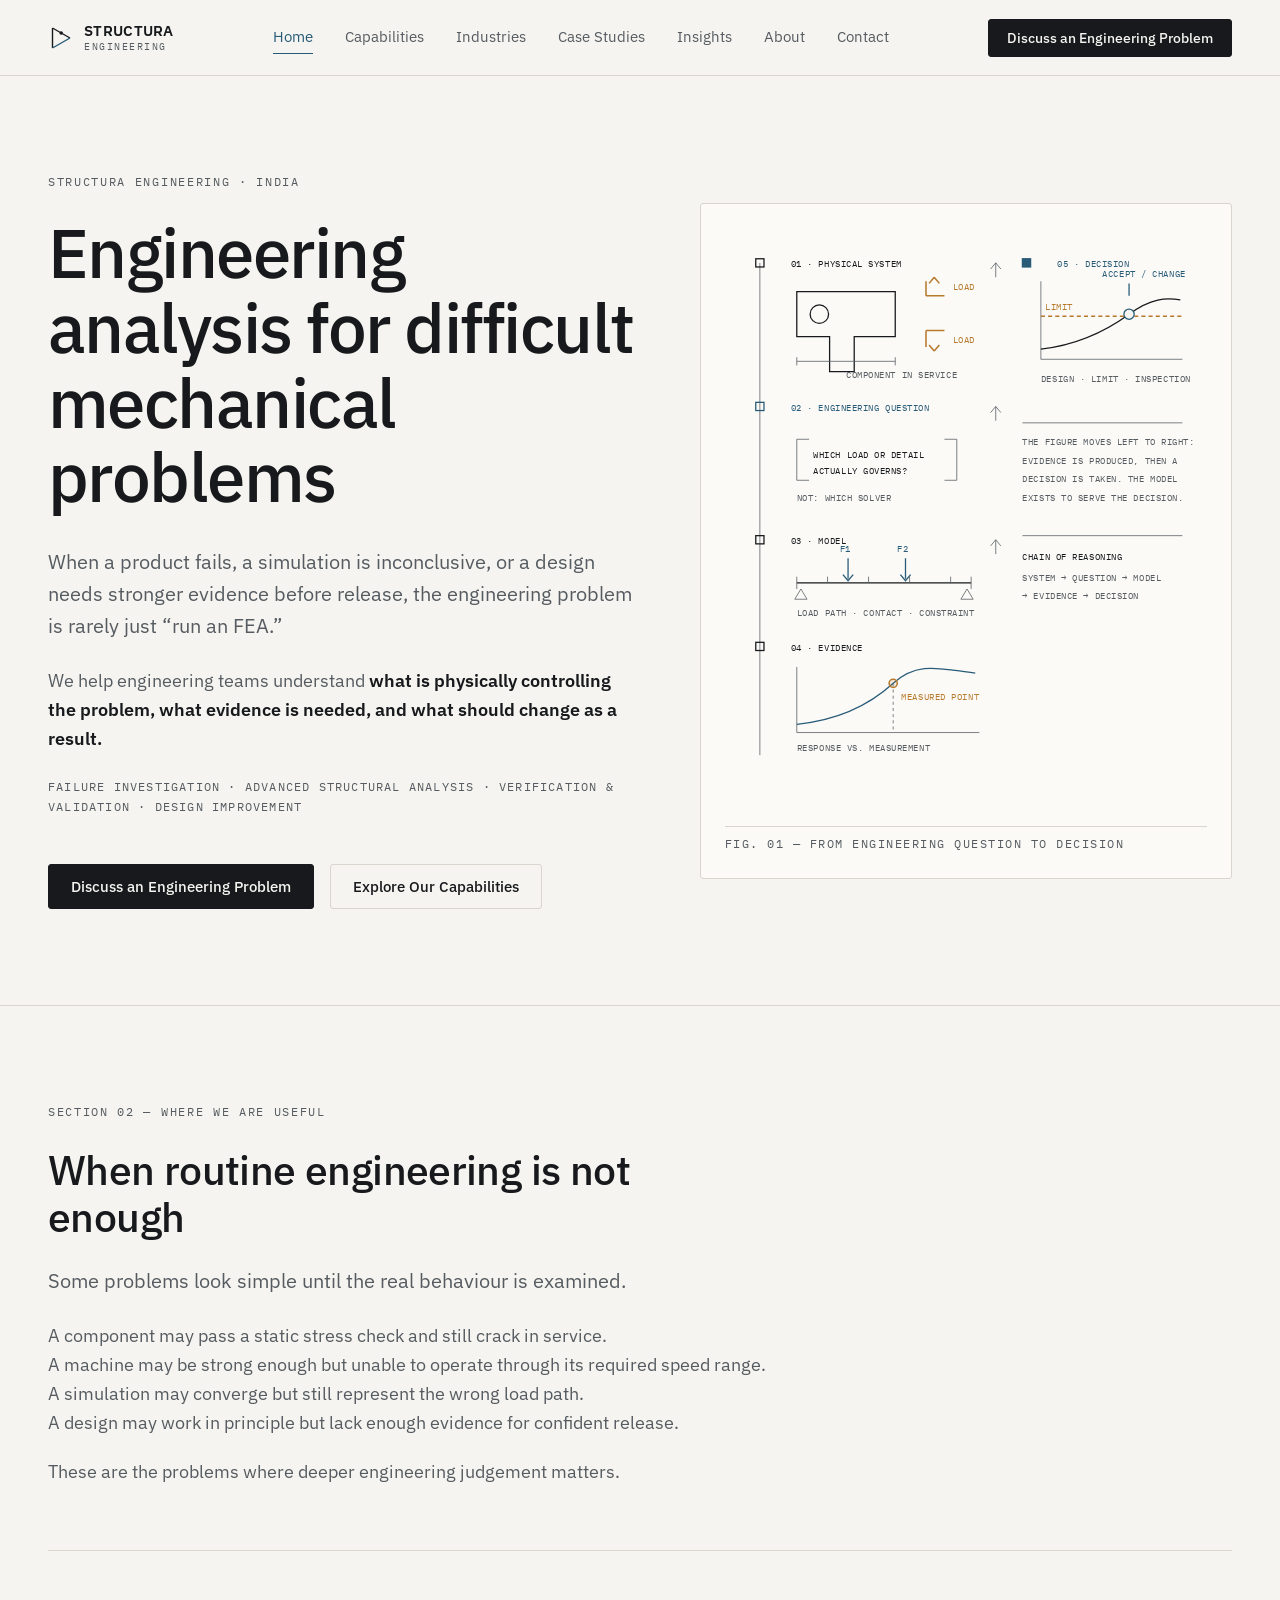
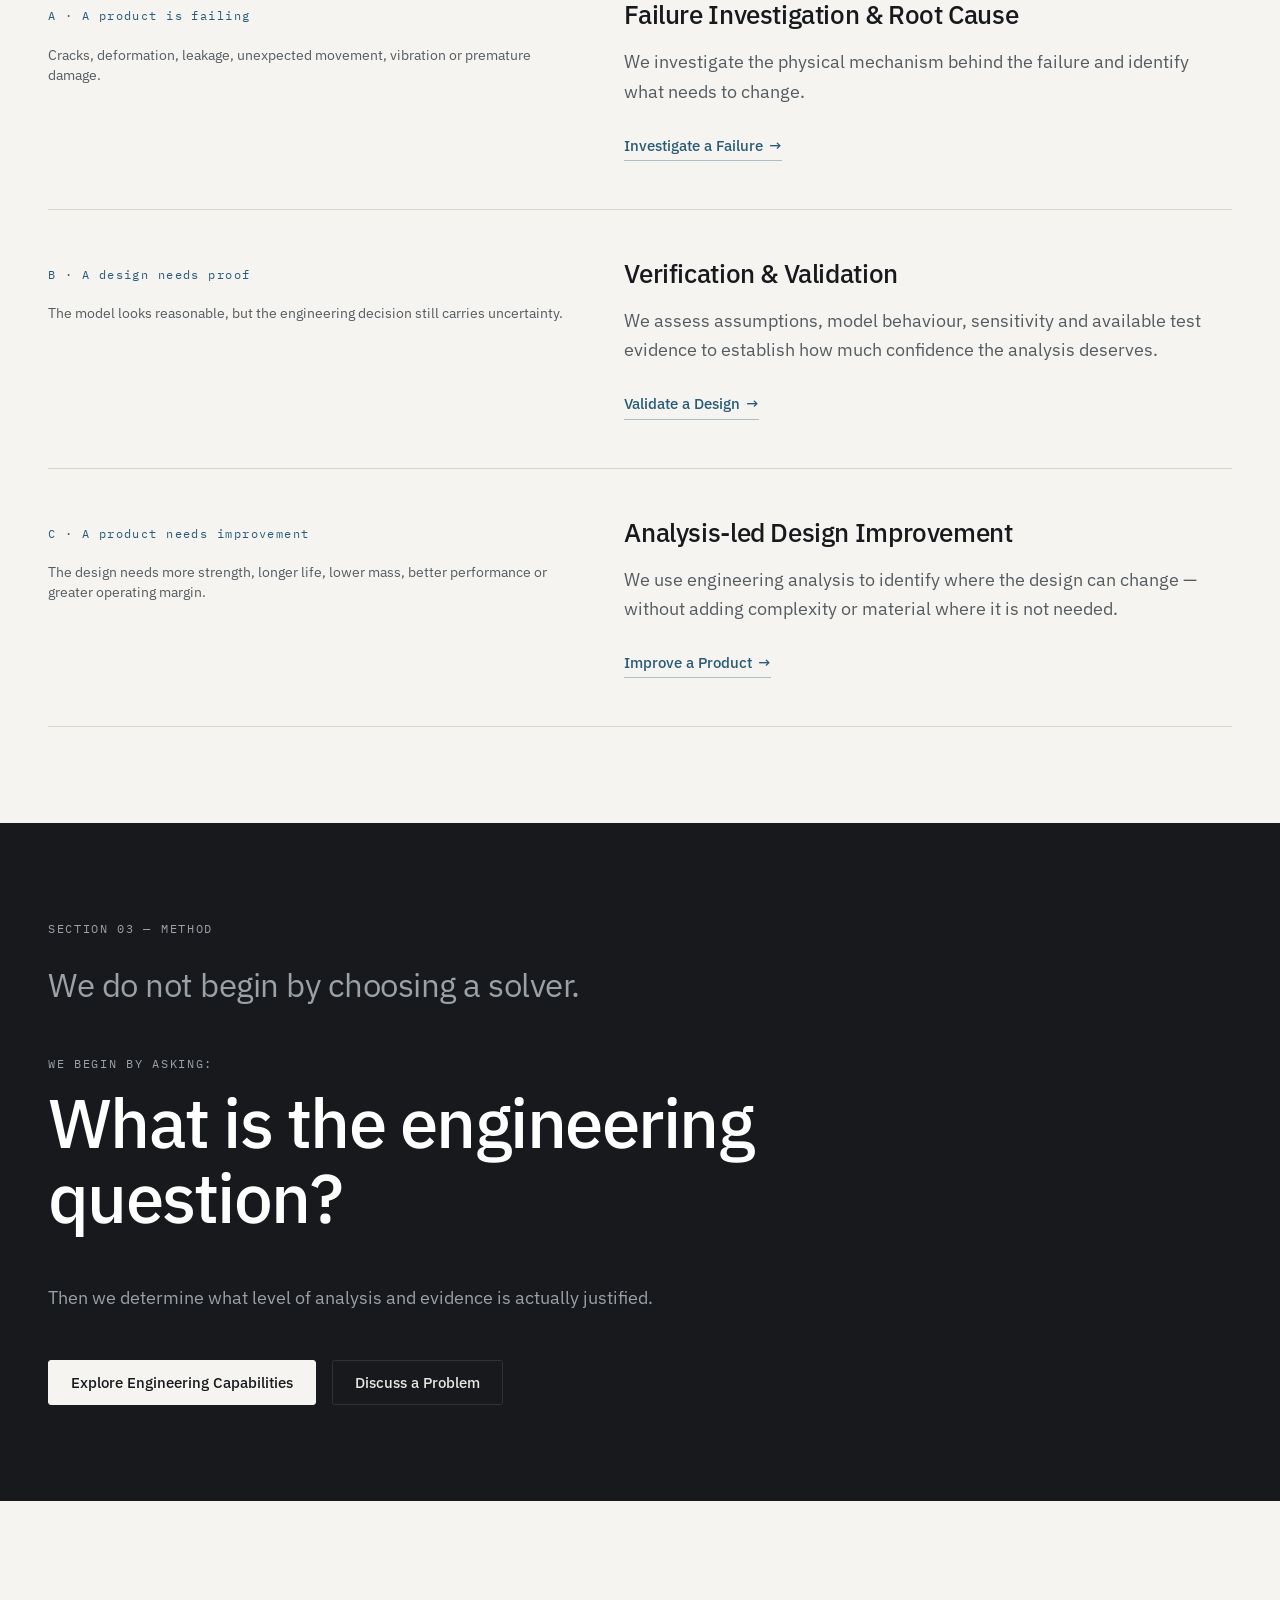
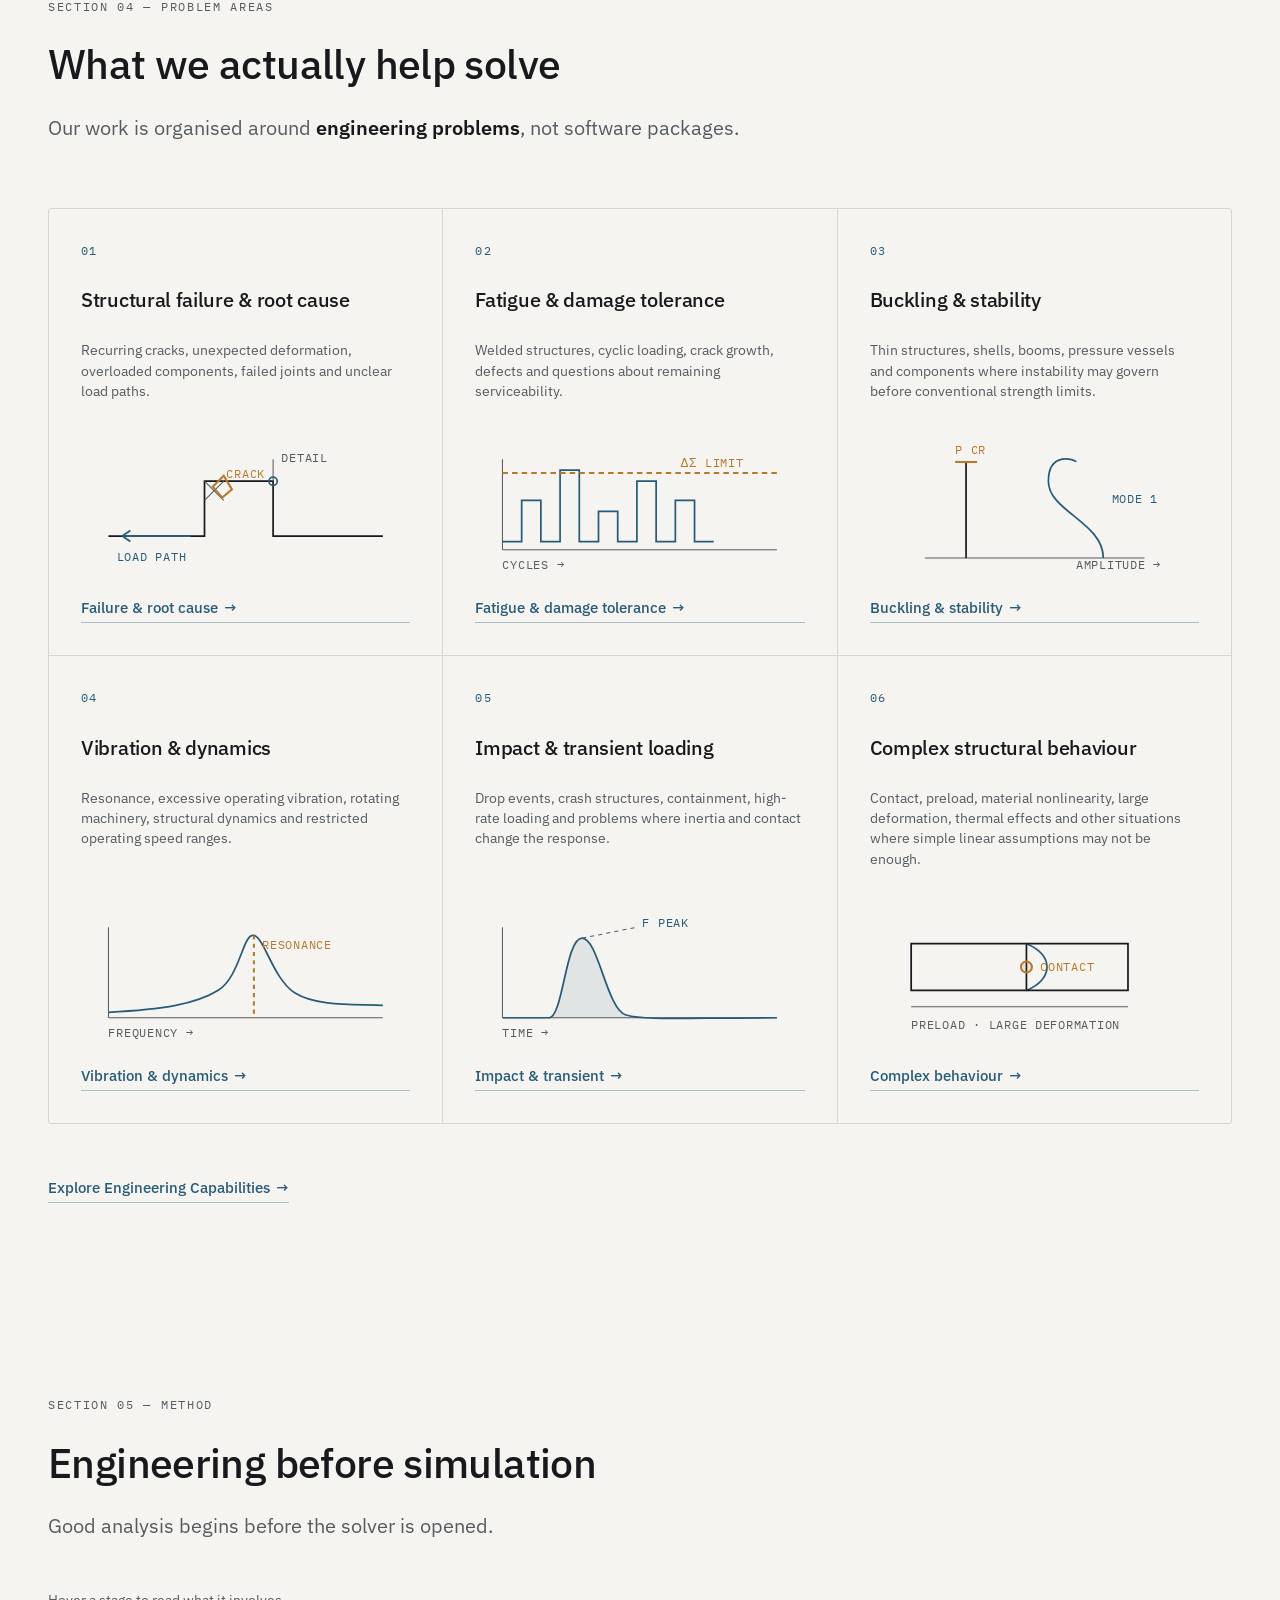
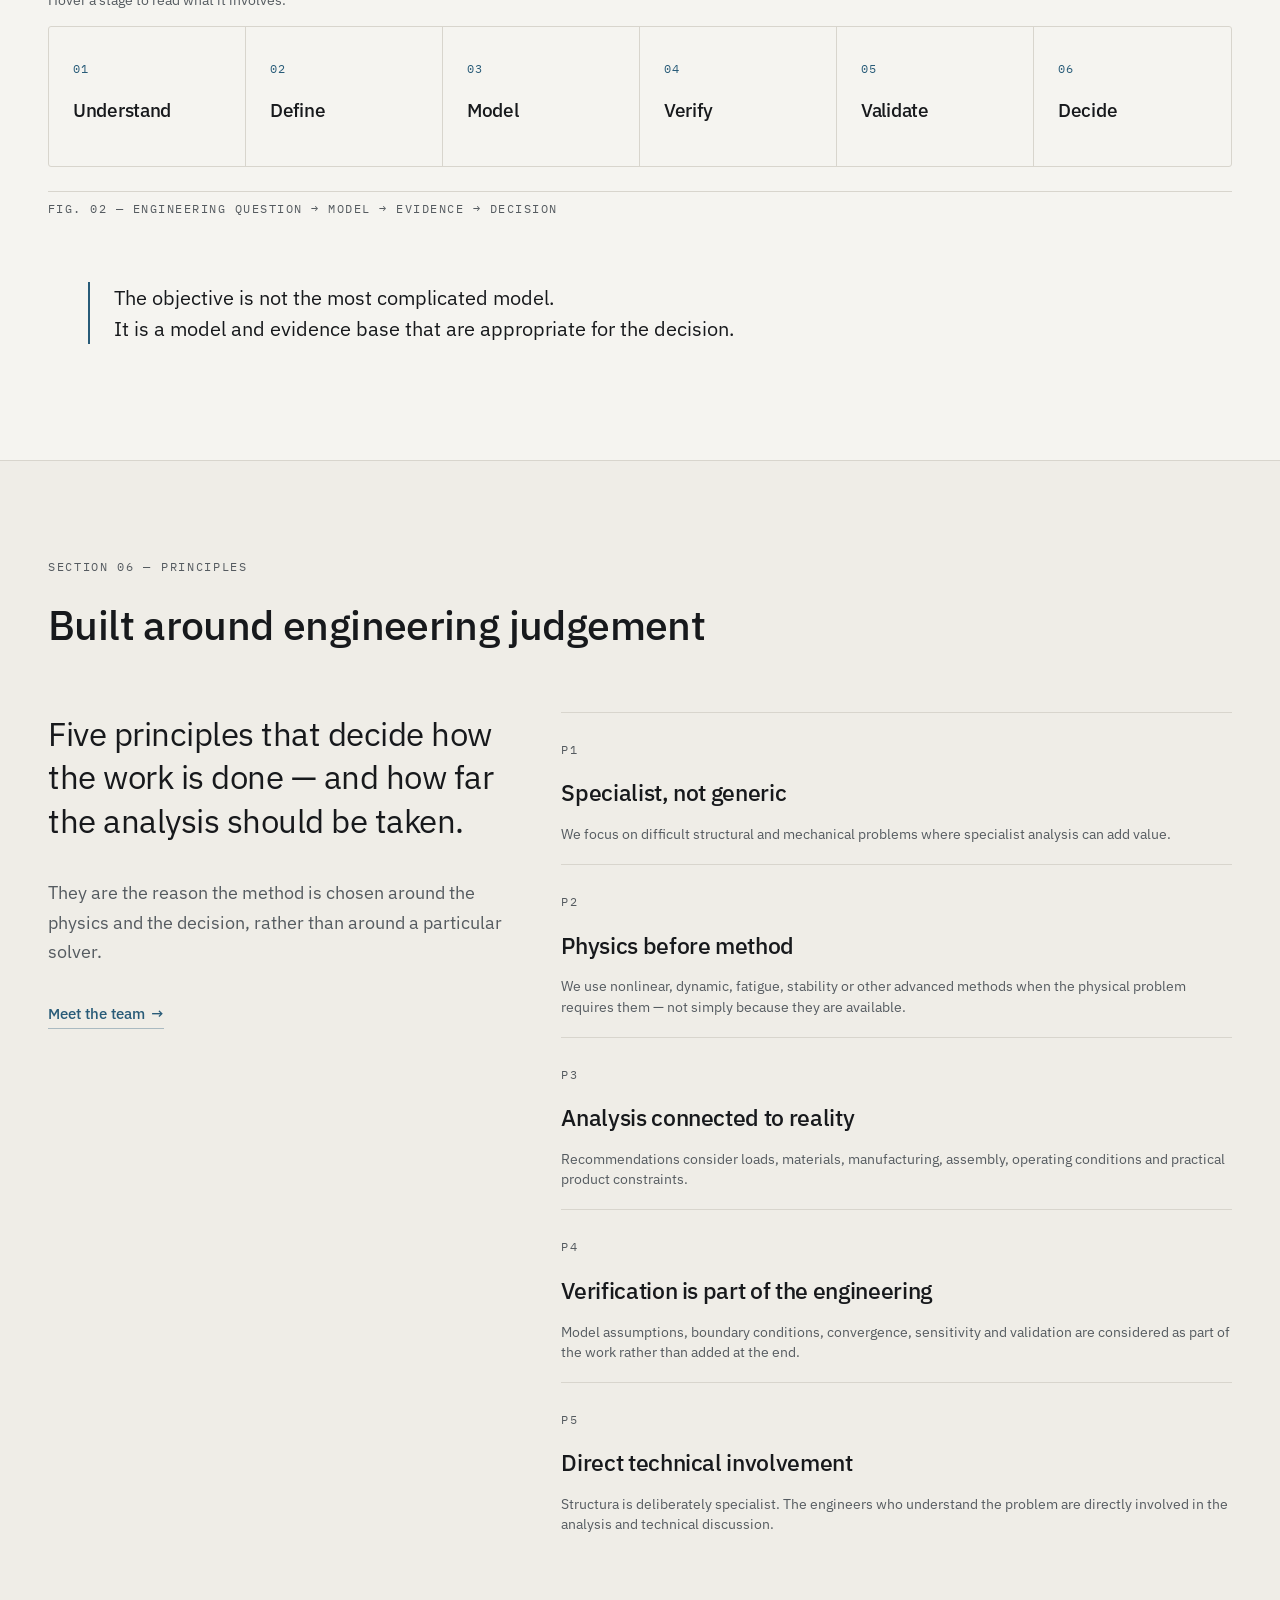
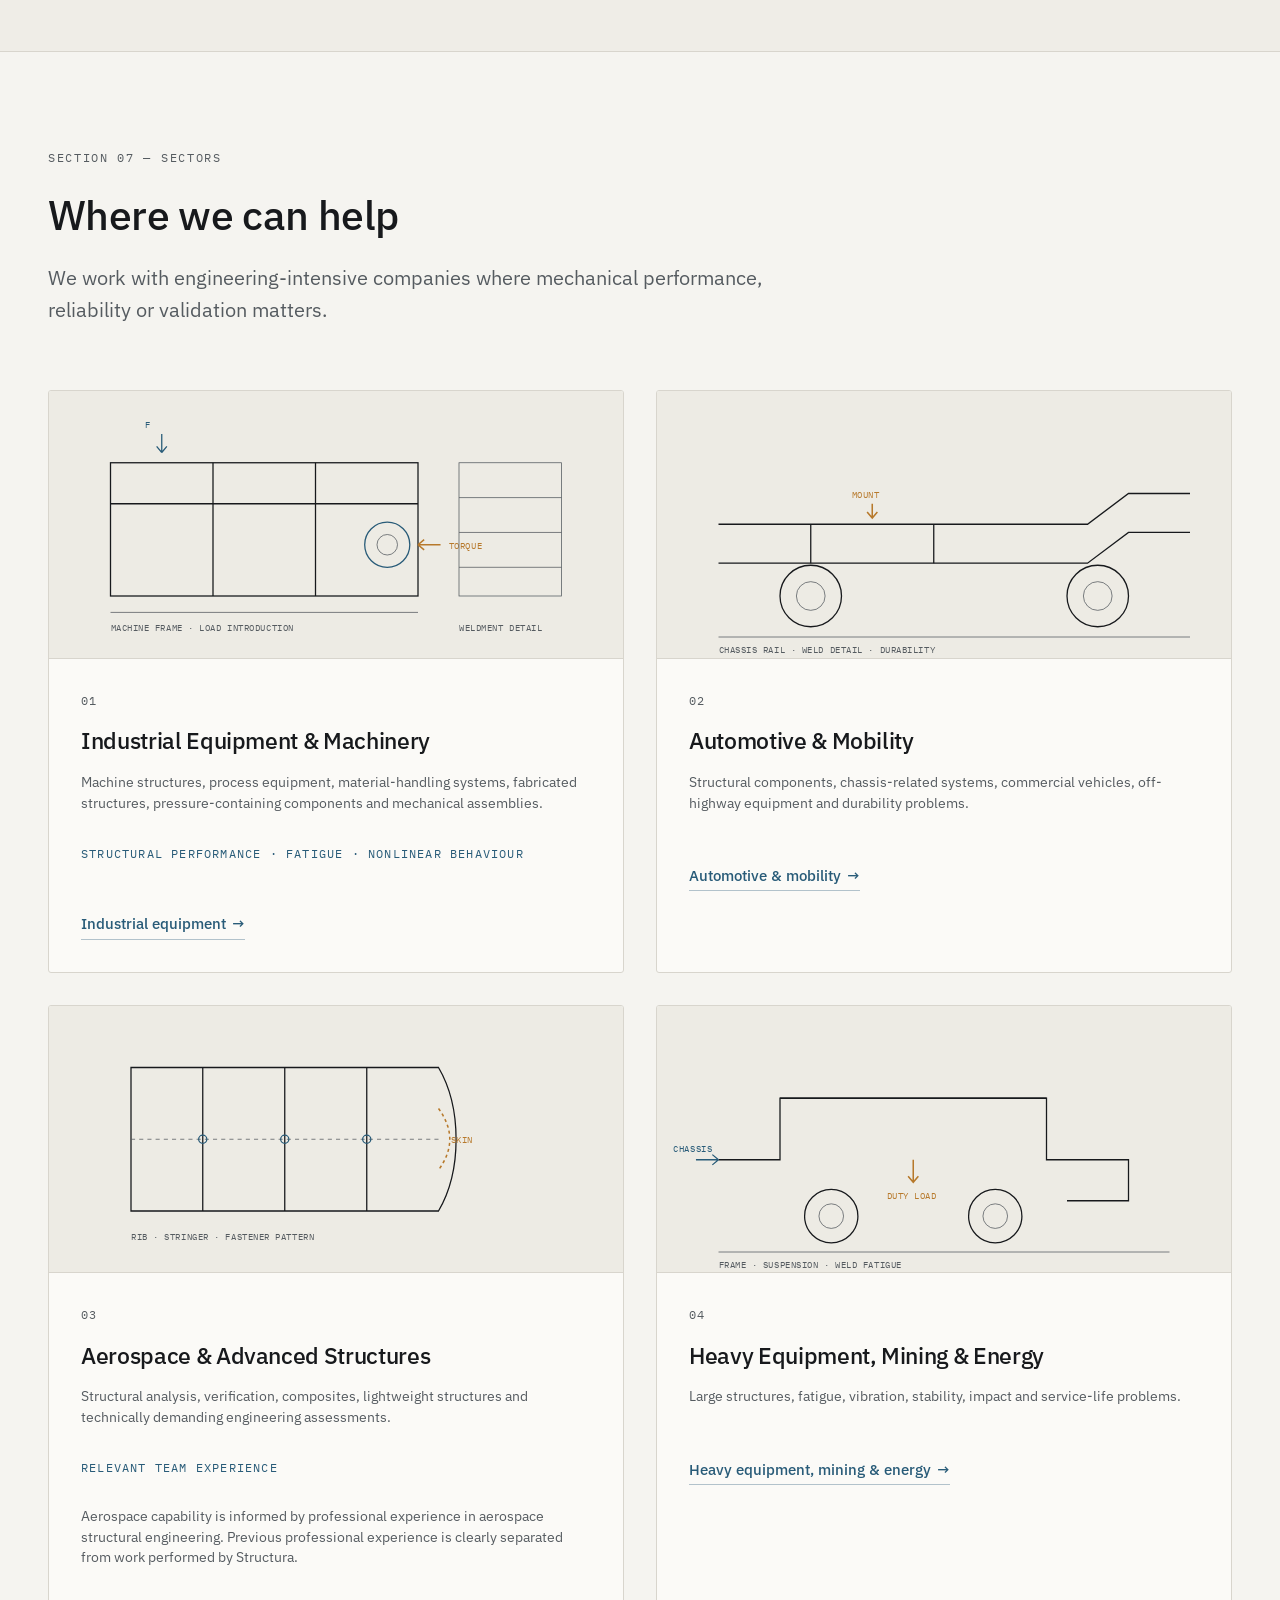
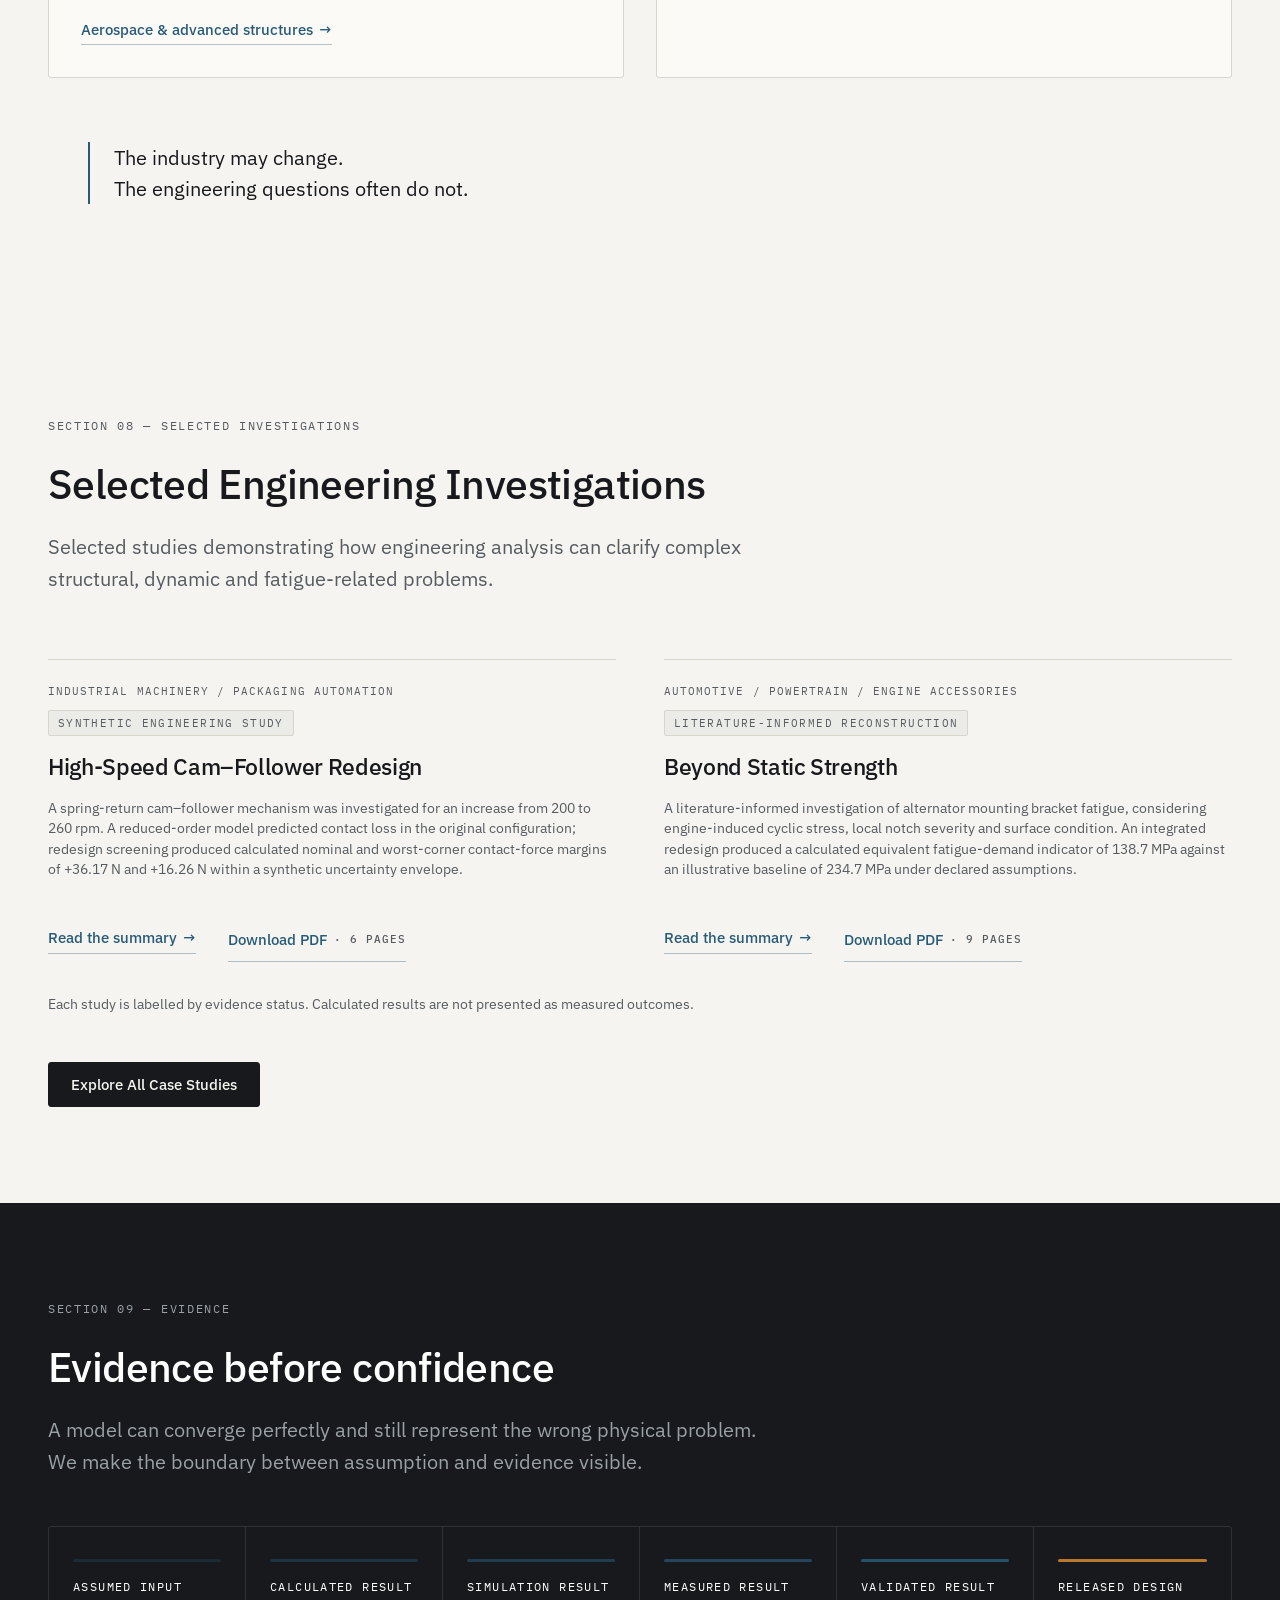
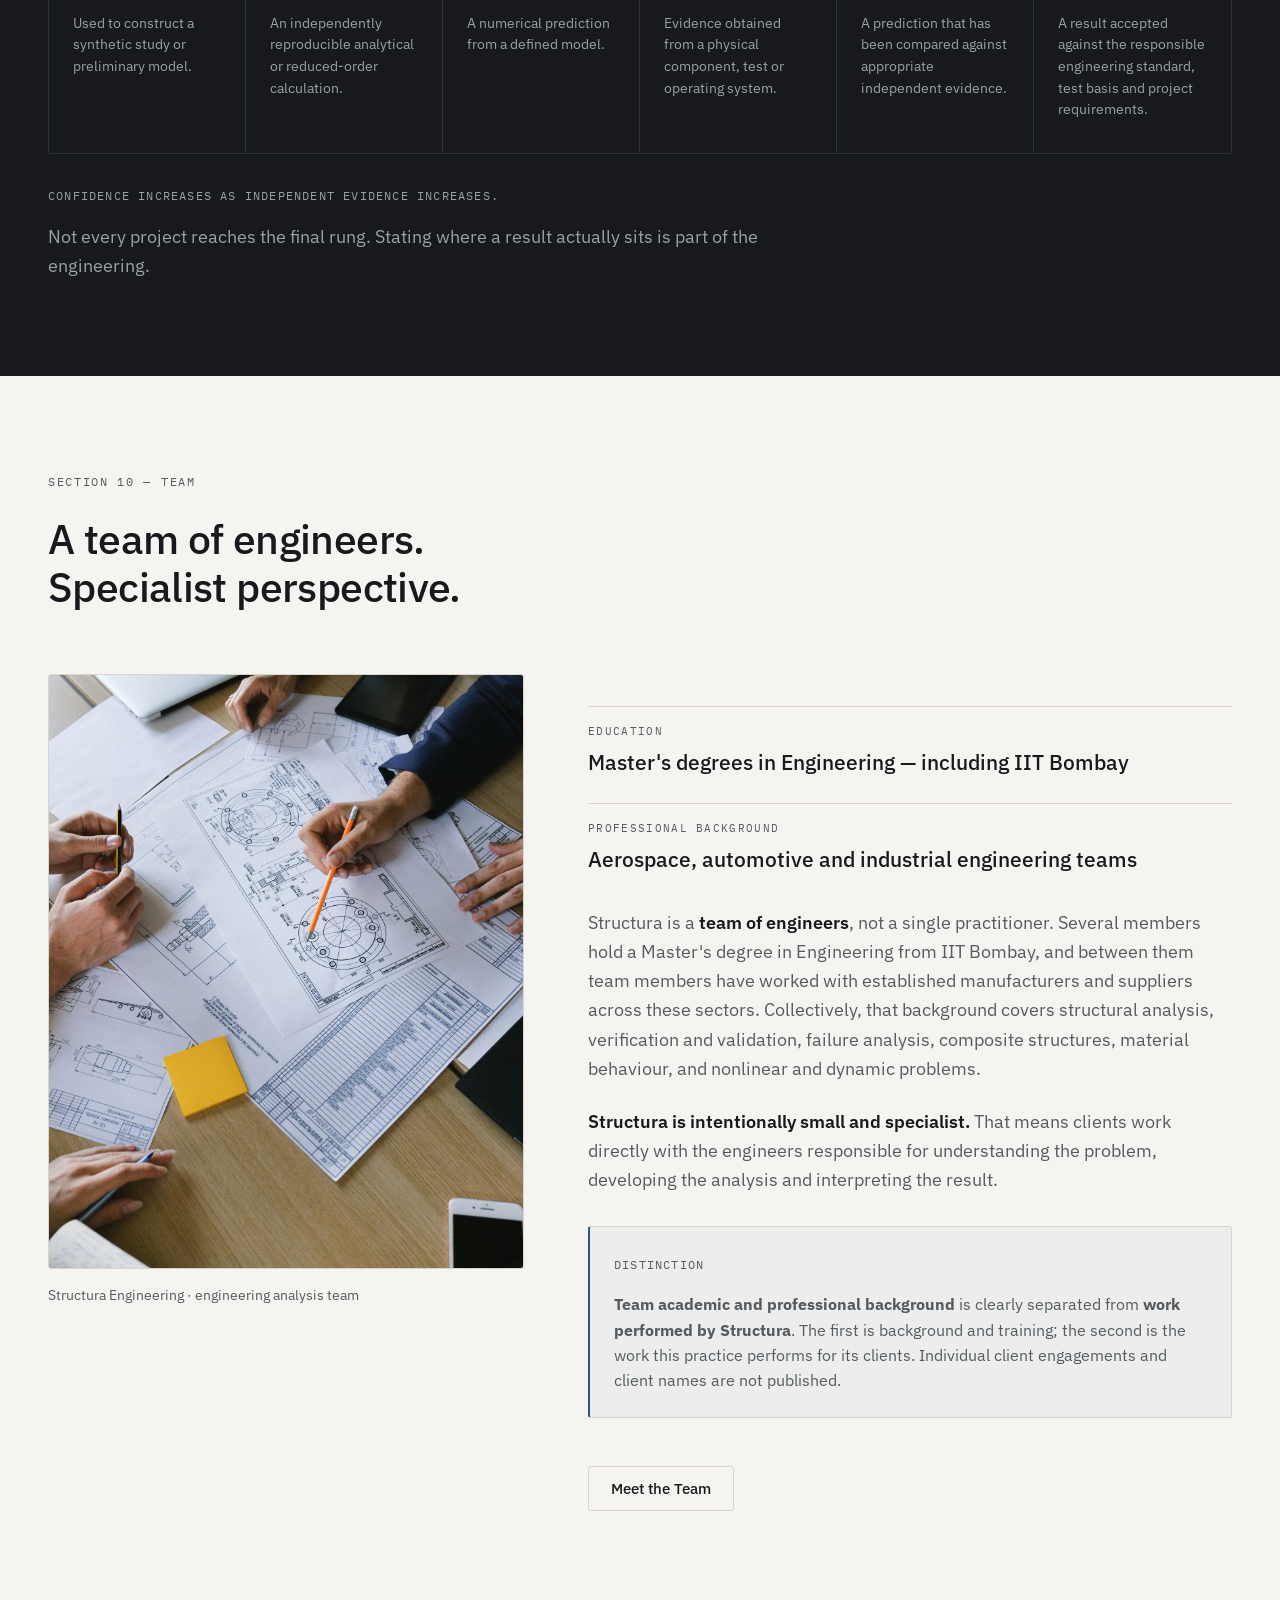
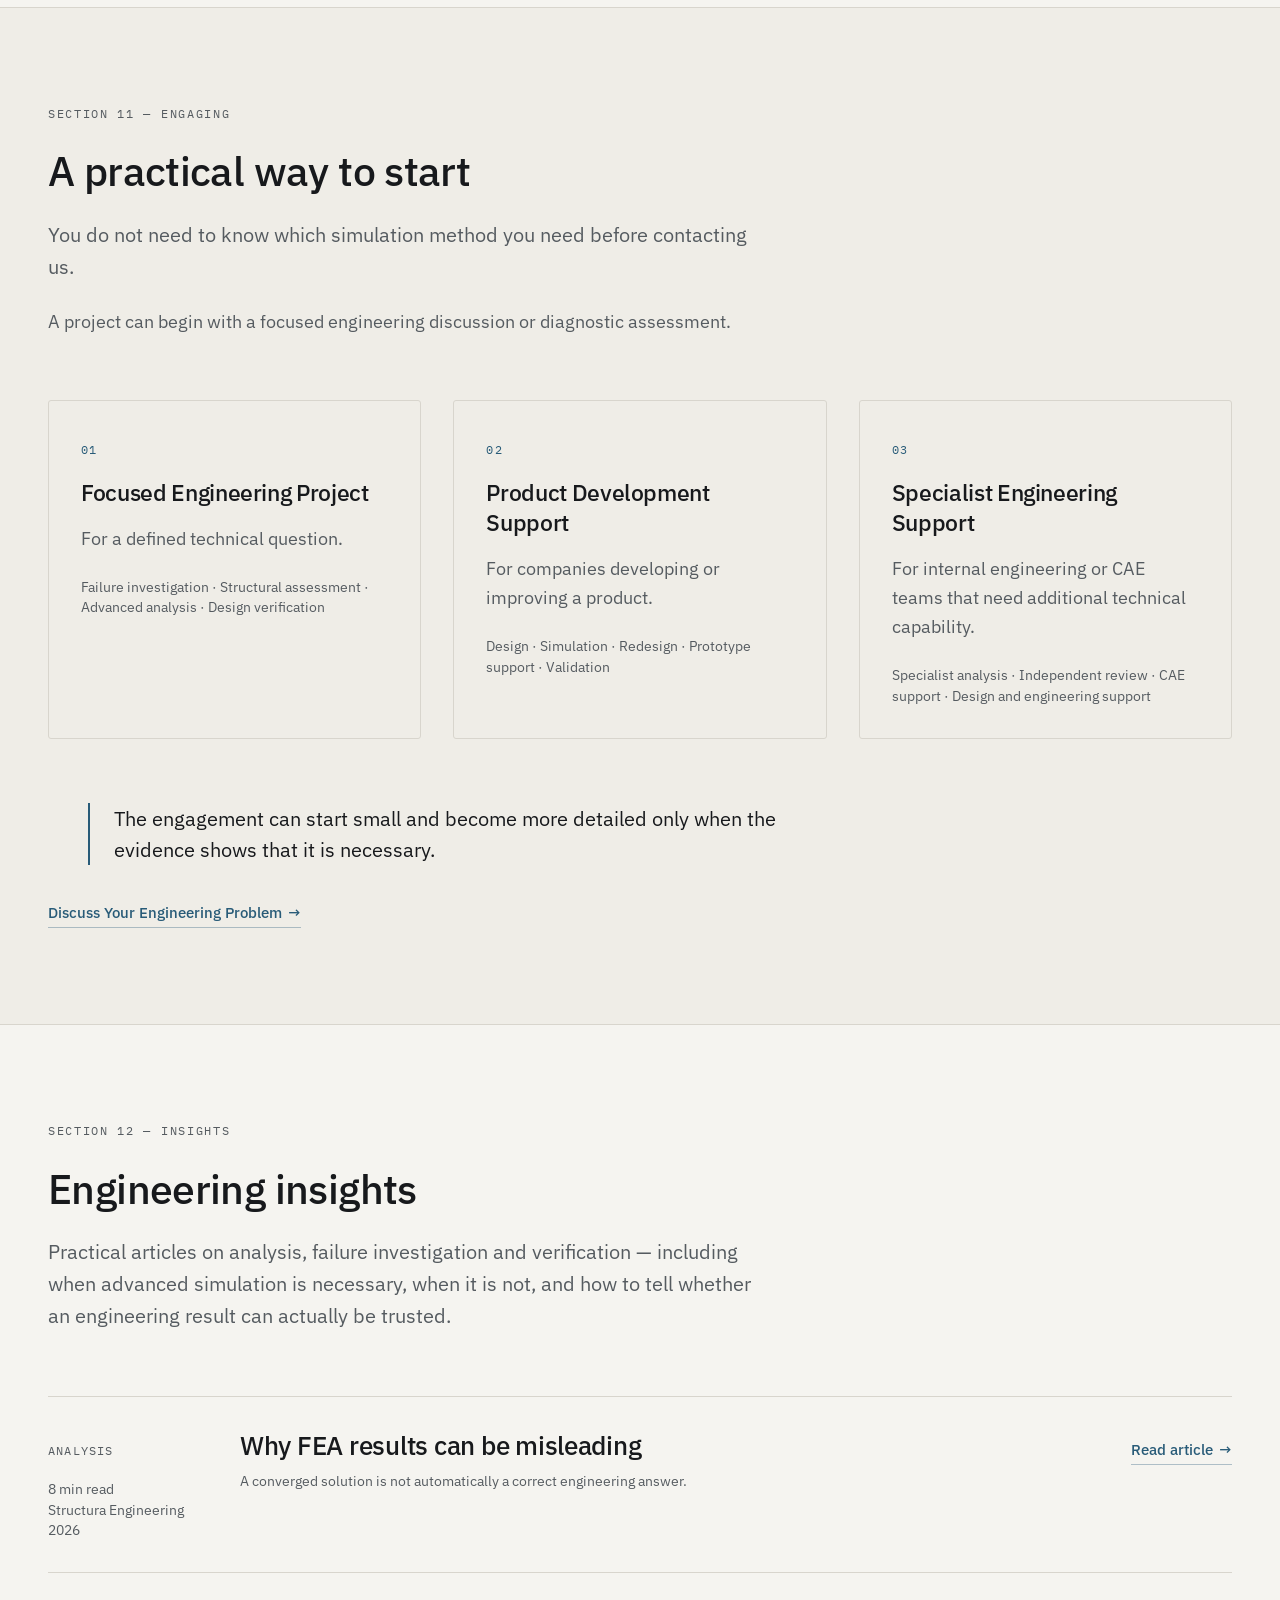
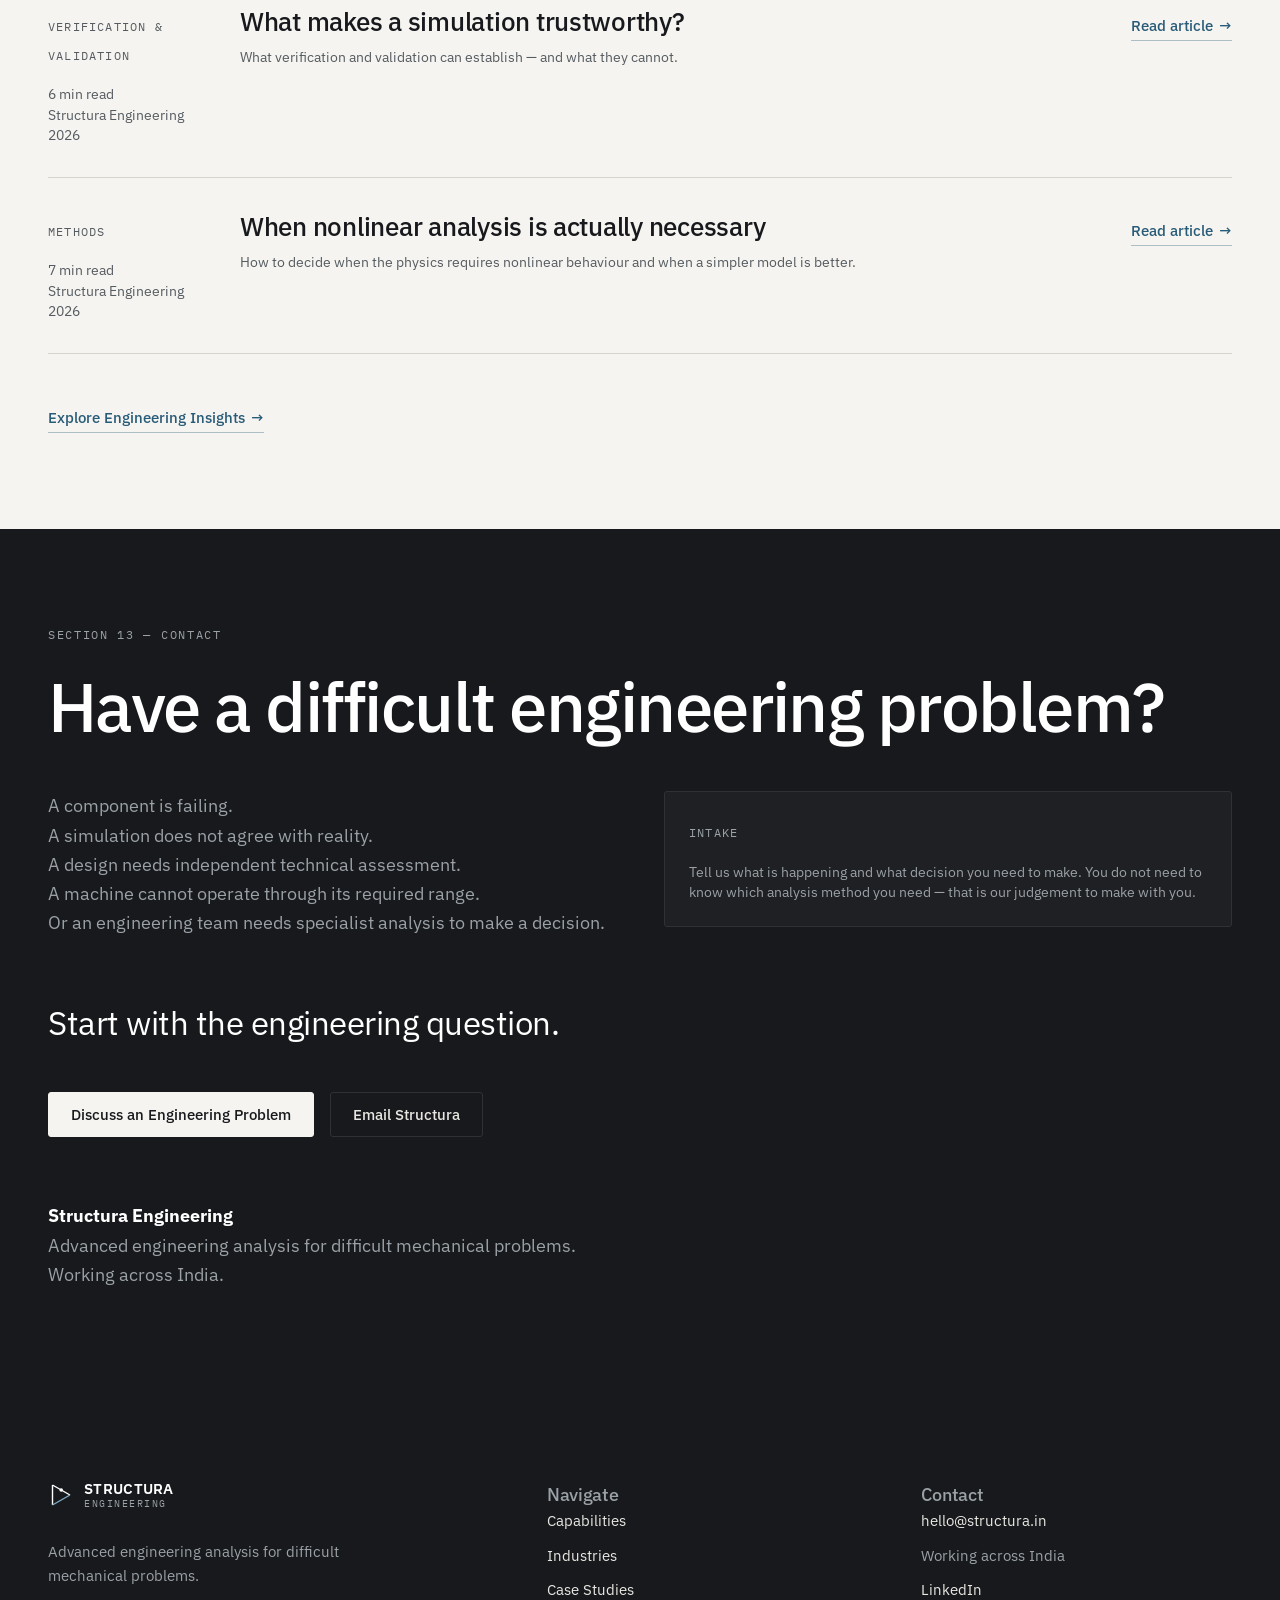
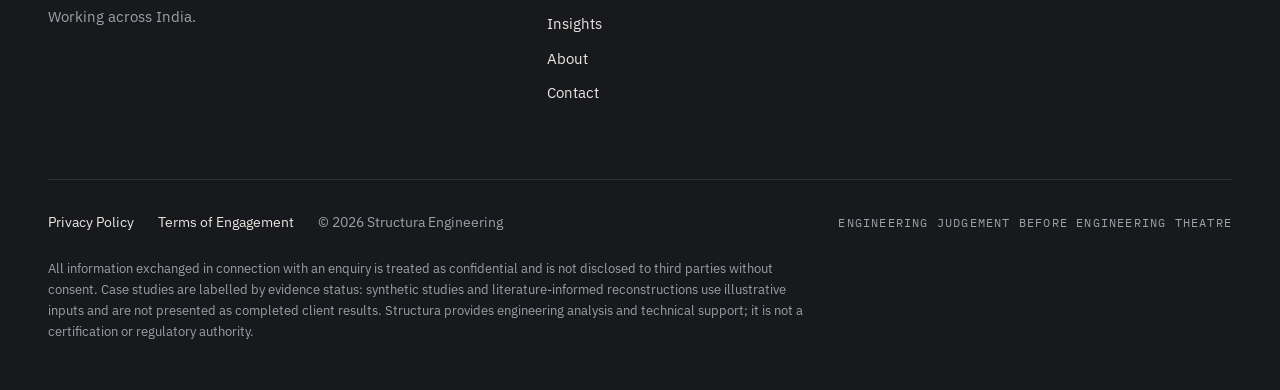
<file: index.html>
<!DOCTYPE html>
<html lang="en">
<head>
<meta charset="utf-8">
<meta name="viewport" content="width=device-width, initial-scale=1">
<title>Structura Engineering — Engineering analysis for difficult mechanical problems</title>
<link rel="canonical" href="https://structura.in/">
<meta name="description" content="Structura Engineering helps engineering teams understand what is physically controlling a mechanical problem, what evidence is needed, and what should change as a result. Failure investigation, advanced structural analysis, verification &amp; validation and analysis-led design improvement.">
<link rel="preconnect" href="https://fonts.googleapis.com">
<link rel="preconnect" href="https://fonts.gstatic.com" crossorigin>
<link href="https://fonts.googleapis.com/css2?family=IBM+Plex+Mono:wght@400;500&family=IBM+Plex+Sans:wght@400;500;600&display=swap" rel="stylesheet">
<link rel="stylesheet" href="styles.css">
</head>
<body>

<!-- Skip link -->
<a class="skip-link" href="#main" style="position:absolute;left:-999px;top:auto;width:1px;height:1px;overflow:hidden;z-index:1000">Skip to main content</a>

<header class="header">
  <div class="header__inner">
    <a class="wordmark" href="index.html" aria-label="Structura Engineering — home">
      <svg class="wordmark__mark" width="26" height="26" viewBox="0 0 26 26" aria-hidden="true">
        <line x1="4.5" y1="3" x2="4.5" y2="23" stroke="#17191C" stroke-width="1.4"/>
        <line x1="4.5" y1="3" x2="22" y2="13" stroke="#17191C" stroke-width="1.4"/>
        <line x1="4.5" y1="23" x2="22" y2="13" stroke="#285B78" stroke-width="1.4"/>
        <circle cx="13.2" cy="8" r="1.8" fill="#17191C"/>
      </svg>
      <span class="wordmark__text">Structura<small>Engineering</small></span>
    </a>

    <nav class="nav" aria-label="Primary">
      <a href="index.html">Home</a>
      <a href="capabilities.html">Capabilities</a>
      <a href="industries.html">Industries</a>
      <a href="case-studies.html">Case Studies</a>
      <a href="insights.html">Insights</a>
      <a href="about.html">About</a>
      <a href="contact.html">Contact</a>
      <a class="btn btn--primary nav__cta" href="contact.html#intake-form">Discuss an Engineering Problem</a>
    </nav>

    <div class="header__cta">
      <a class="btn btn--primary" href="contact.html#intake-form">Discuss an Engineering Problem</a>
    </div>

    <button class="nav-toggle" aria-label="Toggle navigation" aria-expanded="false">
      <svg width="18" height="14" viewBox="0 0 18 14" aria-hidden="true">
        <line x1="0" y1="1" x2="18" y2="1" stroke="currentColor" stroke-width="1.5"/>
        <line x1="0" y1="7" x2="18" y2="7" stroke="currentColor" stroke-width="1.5"/>
        <line x1="0" y1="13" x2="18" y2="13" stroke="currentColor" stroke-width="1.5"/>
      </svg>
    </button>
  </div>
</header>

<main id="main" tabindex="-1">

<!-- ============================================================ HERO -->
<section class="hero">
  <div class="wrap">
    <div class="hero__grid">
      <div>
        <span class="eyebrow">Structura Engineering · India</span>
        <h1 class="display-hero">Engineering analysis for difficult mechanical problems</h1>
        <p class="lede">When a product fails, a simulation is inconclusive, or a design needs stronger evidence before release, the engineering problem is rarely just &ldquo;run an FEA.&rdquo;</p>
        <p class="body mt3">We help engineering teams understand <strong>what is physically controlling the problem, what evidence is needed, and what should change as a result.</strong></p>
        <p class="mono mt3">Failure investigation · Advanced structural analysis · Verification &amp; validation · Design improvement</p>
        <div class="btn-row">
          <a class="btn btn--primary" href="contact.html#intake-form">Discuss an Engineering Problem</a>
          <a class="btn btn--secondary" href="capabilities.html">Explore Our Capabilities</a>
        </div>
      </div>

      <div>
        <div class="figure">
          <svg class="tech" viewBox="0 0 470 560" role="img" aria-label="Technical figure: from physical system through engineering question, model and evidence to an engineering decision">
            <!-- rail -->
            <line class="st-thin" x1="34" y1="34" x2="34" y2="514"/>

            <!-- 01 physical system -->
            <rect class="st-line" x="30" y="30" width="8" height="8"/>
            <text class="t-dark" x="64" y="38">01 · Physical system</text>
            <path class="st-line" d="M70 62 h96 v44 h-40 v34 h-24 v-34 h-32 z"/>
            <circle class="st-line" cx="92" cy="84" r="9"/>
            <line class="st-thin" x1="70" y1="130" x2="166" y2="130"/>
            <line class="st-thin" x1="70" y1="126" x2="70" y2="134"/>
            <line class="st-thin" x1="166" y1="126" x2="166" y2="134"/>
            <text x="118" y="146">Component in service</text>
            <path class="st-amber" d="M196 66 v-14 m0 14 h18 m-18 0 v-14"/>
            <path class="st-amber" d="M204 48 l-5 6 m5 -6 l5 6"/>
            <text class="t-amber" x="222" y="60">Load</text>
            <path class="st-amber" d="M196 100 v16 m0 -16 h18 m-18 0 v16"/>
            <path class="st-amber" d="M204 120 l-5 -6 m5 6 l5 -6"/>
            <text class="t-amber" x="222" y="112">Load</text>

            <!-- 02 engineering question -->
            <rect class="st-blue" x="30" y="170" width="8" height="8"/>
            <text class="t-blue" x="64" y="178">02 · Engineering question</text>
            <path class="st-thin" d="M70 206 h12 M70 206 v40 M70 246 h12 M226 206 h-12 M226 206 v40 M226 246 h-12"/>
            <text class="t-dark" x="86" y="224">Which load or detail</text>
            <text class="t-dark" x="86" y="240">actually governs?</text>
            <text x="70" y="266">Not: which solver</text>

            <!-- 03 model -->
            <rect class="st-line" x="30" y="300" width="8" height="8"/>
            <text class="t-dark" x="64" y="308">03 · Model</text>
            <line class="st-line" x1="70" y1="346" x2="240" y2="346"/>
            <line class="st-thin" x1="70" y1="340" x2="70" y2="352"/>
            <line class="st-thin" x1="240" y1="340" x2="240" y2="352"/>
            <path class="st-thin" d="M74 352 l6 10 h-12 z"/>
            <path class="st-thin" d="M236 352 l6 10 h-12 z"/>
            <line class="st-blue" x1="120" y1="322" x2="120" y2="342"/>
            <path class="st-blue" d="M115 338 l5 6 l5 -6"/>
            <line class="st-blue" x1="176" y1="322" x2="176" y2="342"/>
            <path class="st-blue" d="M171 338 l5 6 l5 -6"/>
            <text class="t-blue" x="112" y="316">F1</text>
            <text class="t-blue" x="168" y="316">F2</text>
            <line class="st-thin" x1="100" y1="346" x2="100" y2="340"/>
            <line class="st-thin" x1="140" y1="346" x2="140" y2="340"/>
            <line class="st-thin" x1="180" y1="346" x2="180" y2="340"/>
            <line class="st-thin" x1="220" y1="346" x2="220" y2="340"/>
            <text x="70" y="378">Load path · contact · constraint</text>

            <!-- 04 evidence -->
            <rect class="st-line" x="30" y="404" width="8" height="8"/>
            <text class="t-dark" x="64" y="412">04 · Evidence</text>
            <line class="st-thin" x1="70" y1="492" x2="248" y2="492"/>
            <line class="st-thin" x1="70" y1="492" x2="70" y2="428"/>
            <path class="st-blue" d="M70 484 C110 480 140 466 164 444 S210 430 244 434"/>
            <circle class="fill-amber" cx="164" cy="444" r="4"/>
            <circle class="st-amber" cx="164" cy="444" r="4"/>
            <line class="st-thin" x1="164" y1="444" x2="164" y2="492" stroke-dasharray="3 3"/>
            <text class="t-amber" x="172" y="460">Measured point</text>
            <text x="70" y="510">Response vs. measurement</text>

            <!-- 05 decision -->
            <rect class="st-blue" x="290" y="30" width="8" height="8" style="fill:#285B78"/>
            <text class="t-blue" x="324" y="38">05 · Decision</text>
            <line class="st-thin" x1="308" y1="128" x2="446" y2="128"/>
            <line class="st-thin" x1="308" y1="128" x2="308" y2="52"/>
            <path class="st-line" d="M308 118 C344 114 372 100 394 84 S430 68 444 70"/>
            <line class="st-amber" x1="308" y1="86" x2="446" y2="86" stroke-dasharray="4 3"/>
            <text class="t-amber" x="312" y="80">Limit</text>
            <circle class="st-blue" cx="394" cy="84" r="5" style="fill:#F5F4F0"/>
            <path class="st-blue" d="M394 66 v-12"/>
            <text class="t-blue" x="368" y="48">Accept / change</text>
            <text x="308" y="150">Design · limit · inspection</text>

            <line class="st-thin" x1="290" y1="190" x2="446" y2="190"/>
            <text x="290" y="212">The figure moves left to right:</text>
            <text x="290" y="230">evidence is produced, then a</text>
            <text x="290" y="248">decision is taken. The model</text>
            <text x="290" y="266">exists to serve the decision.</text>

            <line class="st-thin" x1="290" y1="300" x2="446" y2="300"/>
            <text class="t-dark" x="290" y="324">Chain of reasoning</text>
            <text x="290" y="344">System → question → model</text>
            <text x="290" y="362">→ evidence → decision</text>

            <path class="st-thin" d="M264 34 v14 m0 -14 l-5 6 m5 -6 l5 6" />
            <path class="st-thin" d="M264 174 v14 m0 -14 l-5 6 m5 -6 l5 6" />
            <path class="st-thin" d="M264 304 v14 m0 -14 l-5 6 m5 -6 l5 6" />
          </svg>
          <p class="fig-label">Fig. 01 — From engineering question to decision</p>
        </div>
      </div>
    </div>
  </div>
</section>

<!-- ============================================== 02 · PROBLEM IDENTIFICATION -->
<section class="section">
  <div class="wrap">
    <span class="eyebrow">Section 02 — Where we are useful</span>
    <h2 class="h-section measure">When routine engineering is not enough</h2>
    <p class="lede mt3">Some problems look simple until the real behaviour is examined.</p>
    <div class="body mt3">
      <p>A component may pass a static stress check and still crack in service.<br>
      A machine may be strong enough but unable to operate through its required speed range.<br>
      A simulation may converge but still represent the wrong load path.<br>
      A design may work in principle but lack enough evidence for confident release.</p>
      <p>These are the problems where deeper engineering judgement matters.</p>
    </div>

    <div class="mt6">
      <div class="prow">
        <div>
          <span class="idx">A · A product is failing</span>
          <p class="caption mt2">Cracks, deformation, leakage, unexpected movement, vibration or premature damage.</p>
        </div>
        <div>
          <h3 class="h-subsection">Failure Investigation &amp; Root Cause</h3>
          <p class="body mt2">We investigate the physical mechanism behind the failure and identify what needs to change.</p>
          <p class="mt3"><a class="arrow-link" href="contact.html">Investigate a Failure <span aria-hidden="true">→</span></a></p>
        </div>
      </div>

      <div class="prow">
        <div>
          <span class="idx">B · A design needs proof</span>
          <p class="caption mt2">The model looks reasonable, but the engineering decision still carries uncertainty.</p>
        </div>
        <div>
          <h3 class="h-subsection">Verification &amp; Validation</h3>
          <p class="body mt2">We assess assumptions, model behaviour, sensitivity and available test evidence to establish how much confidence the analysis deserves.</p>
          <p class="mt3"><a class="arrow-link" href="contact.html">Validate a Design <span aria-hidden="true">→</span></a></p>
        </div>
      </div>

      <div class="prow">
        <div>
          <span class="idx">C · A product needs improvement</span>
          <p class="caption mt2">The design needs more strength, longer life, lower mass, better performance or greater operating margin.</p>
        </div>
        <div>
          <h3 class="h-subsection">Analysis-led Design Improvement</h3>
          <p class="body mt2">We use engineering analysis to identify where the design can change — without adding complexity or material where it is not needed.</p>
          <p class="mt3"><a class="arrow-link" href="contact.html">Improve a Product <span aria-hidden="true">→</span></a></p>
        </div>
      </div>
    </div>
  </div>
</section>

<!-- =============================================== 03 · SIGNATURE STATEMENT -->
<section class="section section--dark">
  <div class="wrap">
    <span class="eyebrow">Section 03 — Method</span>
    <p class="statement" style="max-width:900px;color:#9AA1A7">We do not begin by choosing a solver.</p>
    <p class="eyebrow mt5" style="margin-bottom:12px">We begin by asking:</p>
    <h2 class="display-hero" style="max-width:1000px">What is the engineering question?</h2>
    <p class="body mt5" style="color:#9AA1A7;max-width:640px">Then we determine what level of analysis and evidence is actually justified.</p>
    <div class="btn-row">
      <a class="btn btn--primary" href="capabilities.html">Explore Engineering Capabilities</a>
      <a class="btn btn--secondary" href="contact.html#intake-form">Discuss a Problem</a>
    </div>
  </div>
</section>

<!-- ================================================== 04 · WHAT WE SOLVE -->
<section class="section">
  <div class="wrap">
    <span class="eyebrow">Section 04 — Problem areas</span>
    <h2 class="h-section">What we actually help solve</h2>
    <p class="lede mt3">Our work is organised around <strong>engineering problems</strong>, not software packages.</p>

    <div class="solve-grid mt6">
      <article class="solve-cell">
        <span class="idx">01</span>
        <h3>Structural failure &amp; root cause</h3>
        <p class="caption">Recurring cracks, unexpected deformation, overloaded components, failed joints and unclear load paths.</p>
        <svg class="tech" viewBox="0 0 240 96" role="img" aria-label="Load path diagram with a crack initiating at a re-entrant corner">
          <path class="st-line" d="M20 70 h70 v-40 h50 v40 h80"/>
          <path class="st-thin" d="M90 30 l14 14 m0 -14 l-14 14" stroke-dasharray="0"/>
          <path class="st-amber" d="M96 34 l8 -8 l6 10 l-7 6 z"/>
          <text class="t-amber" x="106" y="28">Crack</text>
          <path class="st-blue" d="M30 70 h50 m-50 0 l6 -4 m-6 4 l6 4"/>
          <text class="t-blue" x="26" y="88">Load path</text>
          <circle class="st-blue" cx="140" cy="30" r="3"/>
          <line class="st-thin" x1="140" y1="30" x2="140" y2="14"/>
          <text x="146" y="16">Detail</text>
        </svg>
        <a class="arrow-link" href="capabilities.html#failure">Failure &amp; root cause <span aria-hidden="true">→</span></a>
      </article>

      <article class="solve-cell">
        <span class="idx">02</span>
        <h3>Fatigue &amp; damage tolerance</h3>
        <p class="caption">Welded structures, cyclic loading, crack growth, defects and questions about remaining serviceability.</p>
        <svg class="tech" viewBox="0 0 240 96" role="img" aria-label="Stress cycle spectrum showing repeated loading blocks">
          <line class="st-thin" x1="20" y1="80" x2="220" y2="80"/>
          <line class="st-thin" x1="20" y1="80" x2="20" y2="14"/>
          <path class="st-blue" d="M20 74 h14 v-30 h14 v30 h14 v-52 h14 v52 h14 v-22 h14 v22 h14 v-44 h14 v44 h14 v-30 h14 v30 h14"/>
          <line class="st-amber" x1="20" y1="24" x2="220" y2="24" stroke-dasharray="4 3"/>
          <text class="t-amber" x="150" y="20">Δσ limit</text>
          <text x="20" y="94">Cycles →</text>
        </svg>
        <a class="arrow-link" href="capabilities.html#fatigue">Fatigue &amp; damage tolerance <span aria-hidden="true">→</span></a>
      </article>

      <article class="solve-cell">
        <span class="idx">03</span>
        <h3>Buckling &amp; stability</h3>
        <p class="caption">Thin structures, shells, booms, pressure vessels and components where instability may govern before conventional strength limits.</p>
        <svg class="tech" viewBox="0 0 240 96" role="img" aria-label="Column showing an exaggerated buckled mode shape">
          <line class="st-thin" x1="40" y1="86" x2="200" y2="86"/>
          <line class="st-line" x1="70" y1="86" x2="70" y2="16"/>
          <path class="st-blue" d="M170 86 C170 60 130 52 130 30 S150 14 150 16"/>
          <text class="t-blue" x="176" y="46">Mode 1</text>
          <path class="st-amber" d="M62 16 h16"/>
          <text class="t-amber" x="62" y="10">P cr</text>
          <text x="150" y="94">Amplitude →</text>
        </svg>
        <a class="arrow-link" href="capabilities.html#dynamics">Buckling &amp; stability <span aria-hidden="true">→</span></a>
      </article>

      <article class="solve-cell">
        <span class="idx">04</span>
        <h3>Vibration &amp; dynamics</h3>
        <p class="caption">Resonance, excessive operating vibration, rotating machinery, structural dynamics and restricted operating speed ranges.</p>
        <svg class="tech" viewBox="0 0 240 96" role="img" aria-label="Frequency response curve with a resonance peak">
          <line class="st-thin" x1="20" y1="80" x2="220" y2="80"/>
          <line class="st-thin" x1="20" y1="80" x2="20" y2="14"/>
          <path class="st-blue" d="M20 76 C60 74 84 70 100 60 S118 18 126 20 S140 52 156 62 S200 70 220 71"/>
          <line class="st-amber" x1="126" y1="20" x2="126" y2="80" stroke-dasharray="3 3"/>
          <text class="t-amber" x="132" y="30">Resonance</text>
          <text x="20" y="94">Frequency →</text>
        </svg>
        <a class="arrow-link" href="capabilities.html#dynamics">Vibration &amp; dynamics <span aria-hidden="true">→</span></a>
      </article>

      <article class="solve-cell">
        <span class="idx">05</span>
        <h3>Impact &amp; transient loading</h3>
        <p class="caption">Drop events, crash structures, containment, high-rate loading and problems where inertia and contact change the response.</p>
        <svg class="tech" viewBox="0 0 240 96" role="img" aria-label="Force-time pulse curve for an impact event">
          <line class="st-thin" x1="20" y1="80" x2="220" y2="80"/>
          <line class="st-thin" x1="20" y1="80" x2="20" y2="14"/>
          <path class="st-blue" d="M20 80 L54 80 C64 80 66 22 78 22 S96 74 110 78 S150 80 220 80"/>
          <path class="fill-blue" d="M54 80 C64 80 66 22 78 22 S96 74 110 78 L110 80 Z"/>
          <line class="st-thin" x1="78" y1="22" x2="118" y2="14" stroke-dasharray="3 3"/>
          <text class="t-blue" x="122" y="14">F peak</text>
          <text x="20" y="94">Time →</text>
        </svg>
        <a class="arrow-link" href="capabilities.html#advanced">Impact &amp; transient <span aria-hidden="true">→</span></a>
      </article>

      <article class="solve-cell">
        <span class="idx">06</span>
        <h3>Complex structural behaviour</h3>
        <p class="caption">Contact, preload, material nonlinearity, large deformation, thermal effects and other situations where simple linear assumptions may not be enough.</p>
        <svg class="tech" viewBox="0 0 240 96" role="img" aria-label="Two contacting blocks with a deformed interface">
          <path class="st-line" d="M30 26 h84 v34 h-84 z"/>
          <path class="st-blue" d="M114 26 C134 34 134 52 114 60"/>
          <path class="st-line" d="M114 26 h74 v34 h-74"/>
          <circle class="fill-amber" cx="114" cy="43" r="4"/>
          <circle class="st-amber" cx="114" cy="43" r="4"/>
          <text class="t-amber" x="124" y="46">Contact</text>
          <line class="st-thin" x1="30" y1="72" x2="188" y2="72"/>
          <text x="30" y="88">Preload · large deformation</text>
        </svg>
        <a class="arrow-link" href="capabilities.html#advanced">Complex behaviour <span aria-hidden="true">→</span></a>
      </article>
    </div>

    <p class="mt5"><a class="arrow-link" href="capabilities.html">Explore Engineering Capabilities <span aria-hidden="true">→</span></a></p>
  </div>
</section>

<!-- ======================================= 05 · ENGINEERING BEFORE SIMULATION -->
<section class="section">
  <div class="wrap">
    <span class="eyebrow">Section 05 — Method</span>
    <h2 class="h-section">Engineering before simulation</h2>
    <p class="lede mt3">Good analysis begins before the solver is opened.</p>

    <p class="caption mt5">Hover a stage to read what it involves.</p>
    <div class="pathway mt2">
      <div class="stage">
        <span class="stage__num">01</span>
        <h3>Understand</h3>
        <p class="stage__body">Understand the product, operating conditions, requirements and what is going wrong.</p>
      </div>
      <div class="stage">
        <span class="stage__num">02</span>
        <h3>Define</h3>
        <p class="stage__body">Turn the problem into measurable questions and a clear analysis objective.</p>
      </div>
      <div class="stage">
        <span class="stage__num">03</span>
        <h3>Model</h3>
        <p class="stage__body">Represent the relevant geometry, materials, loads, contacts and constraints.</p>
      </div>
      <div class="stage">
        <span class="stage__num">04</span>
        <h3>Verify</h3>
        <p class="stage__body">Check assumptions, numerical behaviour, convergence and sensitivity.</p>
      </div>
      <div class="stage">
        <span class="stage__num">05</span>
        <h3>Validate</h3>
        <p class="stage__body">Where appropriate, compare predictions with testing, measurements or other credible reference data.</p>
      </div>
      <div class="stage">
        <span class="stage__num">06</span>
        <h3>Decide</h3>
        <p class="stage__body">Turn the technical result into a design change, operating limit, inspection requirement, test plan or engineering conclusion.</p>
      </div>
    </div>
    <p class="fig-label">Fig. 02 — Engineering question → model → evidence → decision</p>

    <blockquote class="pull mt6">The objective is not the most complicated model.<br>It is a model and evidence base that are appropriate for the decision.</blockquote>
  </div>
</section>

<!-- ============================================== 06 · ENGINEERING JUDGEMENT -->
<section class="section" style="background:#EFEDE7;border-top:1px solid var(--line);border-bottom:1px solid var(--line)">
  <div class="wrap">
    <span class="eyebrow">Section 06 — Principles</span>
    <h2 class="h-section">Built around engineering judgement</h2>

    <div class="grid mt6">
      <div style="grid-column:span 5">
        <p class="statement">Five principles that decide how the work is done — and how far the analysis should be taken.</p>
        <p class="body mt4">They are the reason the method is chosen around the physics and the decision, rather than around a particular solver.</p>
        <p class="mt4"><a class="arrow-link" href="about.html">Meet the team <span aria-hidden="true">→</span></a></p>
      </div>

      <div style="grid-column:span 7">
        <div class="spec-list">
          <div style="padding:20px 0;border-bottom:1px solid var(--line)">
            <span class="mono">P1</span>
            <h3 class="h-card mt2">Specialist, not generic</h3>
            <p class="caption mt2">We focus on difficult structural and mechanical problems where specialist analysis can add value.</p>
          </div>
          <div style="padding:20px 0;border-bottom:1px solid var(--line)">
            <span class="mono">P2</span>
            <h3 class="h-card mt2">Physics before method</h3>
            <p class="caption mt2">We use nonlinear, dynamic, fatigue, stability or other advanced methods when the physical problem requires them — not simply because they are available.</p>
          </div>
          <div style="padding:20px 0;border-bottom:1px solid var(--line)">
            <span class="mono">P3</span>
            <h3 class="h-card mt2">Analysis connected to reality</h3>
            <p class="caption mt2">Recommendations consider loads, materials, manufacturing, assembly, operating conditions and practical product constraints.</p>
          </div>
          <div style="padding:20px 0;border-bottom:1px solid var(--line)">
            <span class="mono">P4</span>
            <h3 class="h-card mt2">Verification is part of the engineering</h3>
            <p class="caption mt2">Model assumptions, boundary conditions, convergence, sensitivity and validation are considered as part of the work rather than added at the end.</p>
          </div>
          <div style="padding:20px 0">
            <span class="mono">P5</span>
            <h3 class="h-card mt2">Direct technical involvement</h3>
            <p class="caption mt2">Structura is deliberately specialist. The engineers who understand the problem are directly involved in the analysis and technical discussion.</p>
          </div>
        </div>
      </div>
    </div>
  </div>
</section>

<!-- ====================================================== 07 · INDUSTRIES -->
<section class="section">
  <div class="wrap">
    <span class="eyebrow">Section 07 — Sectors</span>
    <h2 class="h-section">Where we can help</h2>
    <p class="lede mt3">We work with engineering-intensive companies where mechanical performance, reliability or validation matters.</p>

    <div class="ind-grid mt6">
      <article class="ind-panel">
        <div class="ind-panel__fig">
          <svg class="tech" viewBox="0 0 560 260" role="img" aria-label="Technical drawing of an industrial machine frame with load paths">
            <rect class="st-line" x="60" y="70" width="300" height="130"/>
            <line class="st-line" x1="60" y1="110" x2="360" y2="110"/>
            <line class="st-line" x1="160" y1="70" x2="160" y2="200"/>
            <line class="st-line" x1="260" y1="70" x2="260" y2="200"/>
            <circle class="st-blue" cx="330" cy="150" r="22"/>
            <circle class="st-thin" cx="330" cy="150" r="10"/>
            <path class="st-blue" d="M110 60 v-18 m0 18 l-5 -6 m5 6 l5 -6"/>
            <text class="t-blue" x="94" y="36">F</text>
            <path class="st-amber" d="M360 150 h22 m-22 0 l6 -5 m-6 5 l6 5"/>
            <text class="t-amber" x="390" y="154">Torque</text>
            <line class="st-thin" x1="60" y1="216" x2="360" y2="216"/>
            <text x="60" y="234">Machine frame · load introduction</text>
            <rect class="st-thin" x="400" y="70" width="100" height="130"/>
            <line class="st-thin" x1="400" y1="104" x2="500" y2="104"/>
            <line class="st-thin" x1="400" y1="138" x2="500" y2="138"/>
            <line class="st-thin" x1="400" y1="172" x2="500" y2="172"/>
            <text x="400" y="234">Weldment detail</text>
          </svg>
        </div>
        <div class="ind-panel__body">
          <span class="mono">01</span>
          <h3 class="h-card">Industrial Equipment &amp; Machinery</h3>
          <p class="caption">Machine structures, process equipment, material-handling systems, fabricated structures, pressure-containing components and mechanical assemblies.</p>
          <p class="mono" style="color:var(--blue)">Structural performance · Fatigue · Nonlinear behaviour</p>
          <p class="mt2"><a class="arrow-link" href="industries.html#industrial">Industrial equipment <span aria-hidden="true">→</span></a></p>
        </div>
      </article>

      <article class="ind-panel">
        <div class="ind-panel__fig">
          <svg class="tech" viewBox="0 0 560 260" role="img" aria-label="Technical drawing of a vehicle chassis rail with mounts and wheel stations">
            <path class="st-line" d="M60 130 h360 l40 -30 h60"/>
            <path class="st-line" d="M60 168 h360 l40 -30 h60"/>
            <line class="st-line" x1="150" y1="130" x2="150" y2="168"/>
            <line class="st-line" x1="270" y1="130" x2="270" y2="168"/>
            <circle class="st-line" cx="150" cy="200" r="30"/>
            <circle class="st-thin" cx="150" cy="200" r="14"/>
            <circle class="st-line" cx="430" cy="200" r="30"/>
            <circle class="st-thin" cx="430" cy="200" r="14"/>
            <path class="st-amber" d="M210 110 v14 m-5 -6 l5 6 l5 -6"/>
            <text class="t-amber" x="190" y="104">Mount</text>
            <line class="st-thin" x1="60" y1="240" x2="520" y2="240"/>
            <text x="60" y="256">Chassis rail · weld detail · durability</text>
          </svg>
        </div>
        <div class="ind-panel__body">
          <span class="mono">02</span>
          <h3 class="h-card">Automotive &amp; Mobility</h3>
          <p class="caption">Structural components, chassis-related systems, commercial vehicles, off-highway equipment and durability problems.</p>
          <p class="mt2"><a class="arrow-link" href="industries.html#automotive">Automotive &amp; mobility <span aria-hidden="true">→</span></a></p>
        </div>
      </article>

      <article class="ind-panel">
        <div class="ind-panel__fig">
          <svg class="tech" viewBox="0 0 560 260" role="img" aria-label="Technical drawing of an aerospace rib and stringer panel section">
            <path class="st-line" d="M80 60 h300 a60 100 0 0 1 0 140 h-300 z"/>
            <line class="st-thin" x1="80" y1="130" x2="380" y2="130" stroke-dasharray="4 4"/>
            <line class="st-line" x1="150" y1="60" x2="150" y2="200"/>
            <line class="st-line" x1="230" y1="60" x2="230" y2="200"/>
            <line class="st-line" x1="310" y1="60" x2="310" y2="200"/>
            <circle class="st-blue" cx="150" cy="130" r="4"/>
            <circle class="st-blue" cx="230" cy="130" r="4"/>
            <circle class="st-blue" cx="310" cy="130" r="4"/>
            <path class="st-amber" d="M380 100 q22 30 0 60" stroke-dasharray="3 3"/>
            <text class="t-amber" x="392" y="134">Skin</text>
            <text x="80" y="228">Rib · stringer · fastener pattern</text>
          </svg>
        </div>
        <div class="ind-panel__body">
          <span class="mono">03</span>
          <h3 class="h-card">Aerospace &amp; Advanced Structures</h3>
          <p class="caption">Structural analysis, verification, composites, lightweight structures and technically demanding engineering assessments.</p>
          <p class="mono" style="color:var(--blue)">Relevant team experience</p>
          <p class="caption">Aerospace capability is informed by professional experience in aerospace structural engineering. Previous professional experience is clearly separated from work performed by Structura.</p>
          <p class="mt2"><a class="arrow-link" href="industries.html#aerospace">Aerospace &amp; advanced structures <span aria-hidden="true">→</span></a></p>
        </div>
      </article>

      <article class="ind-panel">
        <div class="ind-panel__fig">
          <svg class="tech" viewBox="0 0 560 260" role="img" aria-label="Technical drawing of a large mining truck structure with suspension loads">
            <path class="st-line" d="M60 150 h60 v-60 h260 v60 h80 v40 h-60"/>
            <path class="st-line" d="M120 90 h260"/>
            <circle class="st-line" cx="170" cy="205" r="26"/>
            <circle class="st-thin" cx="170" cy="205" r="12"/>
            <circle class="st-line" cx="330" cy="205" r="26"/>
            <circle class="st-thin" cx="330" cy="205" r="12"/>
            <path class="st-amber" d="M250 150 v22 m-5 -6 l5 6 l5 -6"/>
            <text class="t-amber" x="224" y="188">Duty load</text>
            <path class="st-blue" d="M60 150 h-22 m22 0 l-6 -5 m6 5 l-6 5"/>
            <text class="t-blue" x="16" y="142">Chassis</text>
            <line class="st-thin" x1="60" y1="240" x2="500" y2="240"/>
            <text x="60" y="256">Frame · suspension · weld fatigue</text>
          </svg>
        </div>
        <div class="ind-panel__body">
          <span class="mono">04</span>
          <h3 class="h-card">Heavy Equipment, Mining &amp; Energy</h3>
          <p class="caption">Large structures, fatigue, vibration, stability, impact and service-life problems.</p>
          <p class="mt2"><a class="arrow-link" href="industries.html#heavy">Heavy equipment, mining &amp; energy <span aria-hidden="true">→</span></a></p>
        </div>
      </article>
    </div>

    <blockquote class="pull mt6">The industry may change.<br>The engineering questions often do not.</blockquote>
  </div>
</section>

<!-- ============================================ 08 · SELECTED INVESTIGATIONS -->
<section class="section" id="selected-investigations">
  <div class="wrap">
    <span class="eyebrow">Section 08 — Selected investigations</span>
    <h2 class="h-section">Selected Engineering Investigations</h2>
    <p class="lede mt3">Selected studies demonstrating how engineering analysis can clarify complex structural, dynamic and fatigue-related problems.</p>

    <div class="home-cs mt6">

      <article class="home-cs__item">
        <div class="home-cs__meta">
          <span class="mono">Industrial Machinery / Packaging Automation</span>
          <span class="badge badge--professional">Synthetic Engineering Study</span>
        </div>
        <h3 class="h-card">High-Speed Cam–Follower Redesign</h3>
        <p class="caption mt2">A spring-return cam–follower mechanism was investigated for an increase from 200 to 260 rpm. A reduced-order model predicted contact loss in the original configuration; redesign screening produced calculated nominal and worst-corner contact-force margins of +36.17 N and +16.26 N within a synthetic uncertainty envelope.</p>
        <p class="home-cs__links">
          <a class="arrow-link" href="case-studies.html#cam-follower">Read the summary <span aria-hidden="true">→</span></a>
          <a class="home-cs__dl" href="downloads/Structura-Engineering-Cam-Follower-Redesign-Study.pdf" download>Download PDF <span class="mono" aria-hidden="true">· 6 pages</span></a>
        </p>
      </article>

      <article class="home-cs__item">
        <div class="home-cs__meta">
          <span class="mono">Automotive / Powertrain / Engine Accessories</span>
          <span class="badge badge--professional">Literature-Informed Reconstruction</span>
        </div>
        <h3 class="h-card">Beyond Static Strength</h3>
        <p class="caption mt2">A literature-informed investigation of alternator mounting bracket fatigue, considering engine-induced cyclic stress, local notch severity and surface condition. An integrated redesign produced a calculated equivalent fatigue-demand indicator of 138.7 MPa against an illustrative baseline of 234.7 MPa under declared assumptions.</p>
        <p class="home-cs__links">
          <a class="arrow-link" href="case-studies.html#alternator-bracket">Read the summary <span aria-hidden="true">→</span></a>
          <a class="home-cs__dl" href="downloads/Structura-Engineering-Alternator-Bracket-Fatigue-Study.pdf" download>Download PDF <span class="mono" aria-hidden="true">· 9 pages</span></a>
        </p>
      </article>

    </div>

    <p class="caption mt4">Each study is labelled by evidence status. Calculated results are not presented as measured outcomes.</p>

    <div class="btn-row">
      <a class="btn btn--primary" href="case-studies.html">Explore All Case Studies</a>
    </div>
  </div>
</section>

<!-- ======================================================== 09 · EVIDENCE -->
<section class="section section--dark">
  <div class="wrap">
    <span class="eyebrow">Section 09 — Evidence</span>
    <h2 class="h-section">Evidence before confidence</h2>
    <p class="lede mt3" style="color:#9AA1A7">A model can converge perfectly and still represent the wrong physical problem. We make the boundary between assumption and evidence visible.</p>

    <div class="ladder">
      <div class="rung">
        <span class="rung__bar" style="opacity:.25"></span>
        <span class="rung__label">Assumed input</span>
        <span class="rung__desc">Used to construct a synthetic study or preliminary model.</span>
      </div>
      <div class="rung">
        <span class="rung__bar" style="opacity:.4"></span>
        <span class="rung__label">Calculated result</span>
        <span class="rung__desc">An independently reproducible analytical or reduced-order calculation.</span>
      </div>
      <div class="rung">
        <span class="rung__bar" style="opacity:.55"></span>
        <span class="rung__label">Simulation result</span>
        <span class="rung__desc">A numerical prediction from a defined model.</span>
      </div>
      <div class="rung">
        <span class="rung__bar" style="opacity:.7"></span>
        <span class="rung__label">Measured result</span>
        <span class="rung__desc">Evidence obtained from a physical component, test or operating system.</span>
      </div>
      <div class="rung">
        <span class="rung__bar" style="opacity:.85"></span>
        <span class="rung__label">Validated result</span>
        <span class="rung__desc">A prediction that has been compared against appropriate independent evidence.</span>
      </div>
      <div class="rung rung--peak">
        <span class="rung__bar"></span>
        <span class="rung__label">Released design</span>
        <span class="rung__desc">A result accepted against the responsible engineering standard, test basis and project requirements.</span>
      </div>
    </div>

    <p class="mono mt4" style="color:#9AA1A7">Confidence increases as independent evidence increases.</p>
    <p class="body mt2" style="color:#9AA1A7;max-width:720px">Not every project reaches the final rung. Stating where a result actually sits is part of the engineering.</p>
  </div>
</section>

<!-- ======================================================== 10 · TEAM -->
<section class="section">
  <div class="wrap">
    <span class="eyebrow">Section 10 — Team</span>
    <h2 class="h-section">A team of engineers.<br>Specialist perspective.</h2>

    <div class="founder mt6">
      <div>
        <div class="portrait portrait--photo">
          <img src="assets/images/team.jpg" width="1400" height="2100" loading="lazy" decoding="async"
               alt="Engineers reviewing dimensioned mechanical drawings and component detail sketches together at a work table.">
        </div>
        <p class="caption mt2">Structura Engineering · engineering analysis team</p>
      </div>
      <div>
        <div class="creds">
          <div class="cred">
            <span class="cred__k">Education</span>
            <span class="cred__v">Master's degrees in Engineering — including IIT Bombay</span>
          </div>
          <div class="cred">
            <span class="cred__k">Professional background</span>
            <span class="cred__v">Aerospace, automotive and industrial engineering teams</span>
          </div>
        </div>

        <p class="body mt3">Structura is a <strong>team of engineers</strong>, not a single practitioner. Several members hold a Master's degree in Engineering from IIT Bombay, and between them team members have worked with established manufacturers and suppliers across these sectors. Collectively, that background covers structural analysis, verification and validation, failure analysis, composite structures, material behaviour, and nonlinear and dynamic problems.</p>

        <p class="body mt3"><strong>Structura is intentionally small and specialist.</strong> That means clients work directly with the engineers responsible for understanding the problem, developing the analysis and interpreting the result.</p>

        <div class="note mt4">
          <span class="mono">Distinction</span>
          <p class="mt2" style="margin-bottom:0"><strong>Team academic and professional background</strong> is clearly separated from <strong>work performed by Structura</strong>. The first is background and training; the second is the work this practice performs for its clients. Individual client engagements and client names are not published.</p>
        </div>

        <div class="btn-row"><a class="btn btn--secondary" href="about.html">Meet the Team</a></div>
      </div>
    </div>
  </div>
</section>

<!-- ========================================================= 11 · ENGAGE -->
<section class="section" style="background:#EFEDE7;border-top:1px solid var(--line);border-bottom:1px solid var(--line)">
  <div class="wrap">
    <span class="eyebrow">Section 11 — Engaging</span>
    <h2 class="h-section">A practical way to start</h2>
    <p class="lede mt3">You do not need to know which simulation method you need before contacting us.</p>
    <p class="body mt3">A project can begin with a focused engineering discussion or diagnostic assessment.</p>

    <div class="engage-grid mt6">
      <article class="block">
        <span class="idx">01</span>
        <h3 class="h-card mt2">Focused Engineering Project</h3>
        <p class="body mt2">For a defined technical question.</p>
        <p class="caption mt3">Failure investigation · Structural assessment · Advanced analysis · Design verification</p>
      </article>
      <article class="block">
        <span class="idx">02</span>
        <h3 class="h-card mt2">Product Development Support</h3>
        <p class="body mt2">For companies developing or improving a product.</p>
        <p class="caption mt3">Design · Simulation · Redesign · Prototype support · Validation</p>
      </article>
      <article class="block">
        <span class="idx">03</span>
        <h3 class="h-card mt2">Specialist Engineering Support</h3>
        <p class="body mt2">For internal engineering or CAE teams that need additional technical capability.</p>
        <p class="caption mt3">Specialist analysis · Independent review · CAE support · Design and engineering support</p>
      </article>
    </div>

    <blockquote class="pull mt6">The engagement can start small and become more detailed only when the evidence shows that it is necessary.</blockquote>
    <p class="mt4"><a class="arrow-link" href="contact.html#intake-form">Discuss Your Engineering Problem <span aria-hidden="true">→</span></a></p>
  </div>
</section>

<!-- ======================================================== 12 · INSIGHTS -->
<section class="section">
  <div class="wrap">
    <span class="eyebrow">Section 12 — Insights</span>
    <h2 class="h-section">Engineering insights</h2>
    <p class="lede mt3">Practical articles on analysis, failure investigation and verification — including when advanced simulation is necessary, when it is not, and how to tell whether an engineering result can actually be trusted.</p>

    <div class="mt6">
      <article class="article">
        <div>
          <span class="mono">Analysis</span>
          <p class="caption mt2">8 min read<br>Structura Engineering<br>2026</p>
        </div>
        <div>
          <h3 class="article__title"><a href="insights.html">Why FEA results can be misleading</a></h3>
          <p class="caption">A converged solution is not automatically a correct engineering answer.</p>
        </div>
        <a class="arrow-link" href="insights.html">Read article <span aria-hidden="true">→</span></a>
      </article>

      <article class="article">
        <div>
          <span class="mono">Verification &amp; validation</span>
          <p class="caption mt2">6 min read<br>Structura Engineering<br>2026</p>
        </div>
        <div>
          <h3 class="article__title"><a href="insights.html">What makes a simulation trustworthy?</a></h3>
          <p class="caption">What verification and validation can establish — and what they cannot.</p>
        </div>
        <a class="arrow-link" href="insights.html">Read article <span aria-hidden="true">→</span></a>
      </article>

      <article class="article">
        <div>
          <span class="mono">Methods</span>
          <p class="caption mt2">7 min read<br>Structura Engineering<br>2026</p>
        </div>
        <div>
          <h3 class="article__title"><a href="insights.html">When nonlinear analysis is actually necessary</a></h3>
          <p class="caption">How to decide when the physics requires nonlinear behaviour and when a simpler model is better.</p>
        </div>
        <a class="arrow-link" href="insights.html">Read article <span aria-hidden="true">→</span></a>
      </article>
    </div>

    <p class="mt5"><a class="arrow-link" href="insights.html">Explore Engineering Insights <span aria-hidden="true">→</span></a></p>
  </div>
</section>

<!-- ====================================================== 13 · FINAL CTA -->
<section class="section section--dark">
  <div class="wrap">
    <span class="eyebrow">Section 13 — Contact</span>
    <h2 class="display-hero">Have a difficult engineering problem?</h2>

    <div class="grid mt5">
      <div style="grid-column:span 6">
        <p class="body" style="color:#9AA1A7">A component is failing.<br>
        A simulation does not agree with reality.<br>
        A design needs independent technical assessment.<br>
        A machine cannot operate through its required range.<br>
        Or an engineering team needs specialist analysis to make a decision.</p>
      </div>
      <div style="grid-column:span 6">
        <div class="figure">
          <span class="mono" style="color:#9AA1A7">Intake</span>
          <p class="caption mt2" style="color:#9AA1A7">Tell us what is happening and what decision you need to make. You do not need to know which analysis method you need — that is our judgement to make with you.</p>
        </div>
      </div>
    </div>

    <p class="statement mt6" style="color:#FFFFFF">Start with the engineering question.</p>

    <div class="btn-row">
      <a class="btn btn--primary" href="contact.html#intake-form">Discuss an Engineering Problem</a>
      <a class="btn btn--secondary" href="mailto:hello@structura.in">Email Structura</a>
    </div>

    <p class="mt6" style="color:#9AA1A7"><strong style="color:#FFF">Structura Engineering</strong><br>Advanced engineering analysis for difficult mechanical problems.<br>Working across India.</p>
  </div>
</section>

</main>

<footer class="footer">
  <div class="wrap">
    <div class="footer__top">
      <div class="footer__brand">
        <a class="wordmark" href="index.html">
          <svg class="wordmark__mark" width="26" height="26" viewBox="0 0 26 26" aria-hidden="true">
            <line x1="4.5" y1="3" x2="4.5" y2="23" stroke="#FFFFFF" stroke-width="1.4"/>
            <line x1="4.5" y1="3" x2="22" y2="13" stroke="#FFFFFF" stroke-width="1.4"/>
            <line x1="4.5" y1="23" x2="22" y2="13" stroke="#7FA9C4" stroke-width="1.4"/>
            <circle cx="13.2" cy="8" r="1.8" fill="#FFFFFF"/>
          </svg>
          <span class="wordmark__text">Structura<small>Engineering</small></span>
        </a>
        <p class="footer__tagline">Advanced engineering analysis for difficult mechanical problems.</p>
        <p class="footer__tagline" style="margin-top:8px">Working across India.</p>
      </div>

      <div>
        <h3>Navigate</h3>
        <ul>
          <li><a href="capabilities.html">Capabilities</a></li>
          <li><a href="industries.html">Industries</a></li>
          <li><a href="case-studies.html">Case Studies</a></li>
          <li><a href="insights.html">Insights</a></li>
          <li><a href="about.html">About</a></li>
          <li><a href="contact.html">Contact</a></li>
        </ul>
      </div>

      <div>
        <h3>Contact</h3>
        <ul>
          <li><a href="mailto:hello@structura.in">hello@structura.in</a></li>
          <li>Working across India</li>
          <li><a href="https://www.linkedin.com/in/structura-engineering" rel="noopener">LinkedIn</a></li>
        </ul>
      </div>
    </div>

    <div class="footer__bottom">
      <div class="footer__legal">
        <a href="privacy.html">Privacy Policy</a>
        <a href="terms.html">Terms of Engagement</a>
        <span>© 2026 Structura Engineering</span>
      </div>
      <span class="mono" style="color:#9AA1A7">Engineering judgement before engineering theatre</span>
    </div>

    <p class="footer__note">All information exchanged in connection with an enquiry is treated as confidential and is not disclosed to third parties without consent. Case studies are labelled by evidence status: synthetic studies and literature-informed reconstructions use illustrative inputs and are not presented as completed client results. Structura provides engineering analysis and technical support; it is not a certification or regulatory authority.</p>
  </div>
</footer>

<script src="main.js"></script>
</body>
</html>
</file>
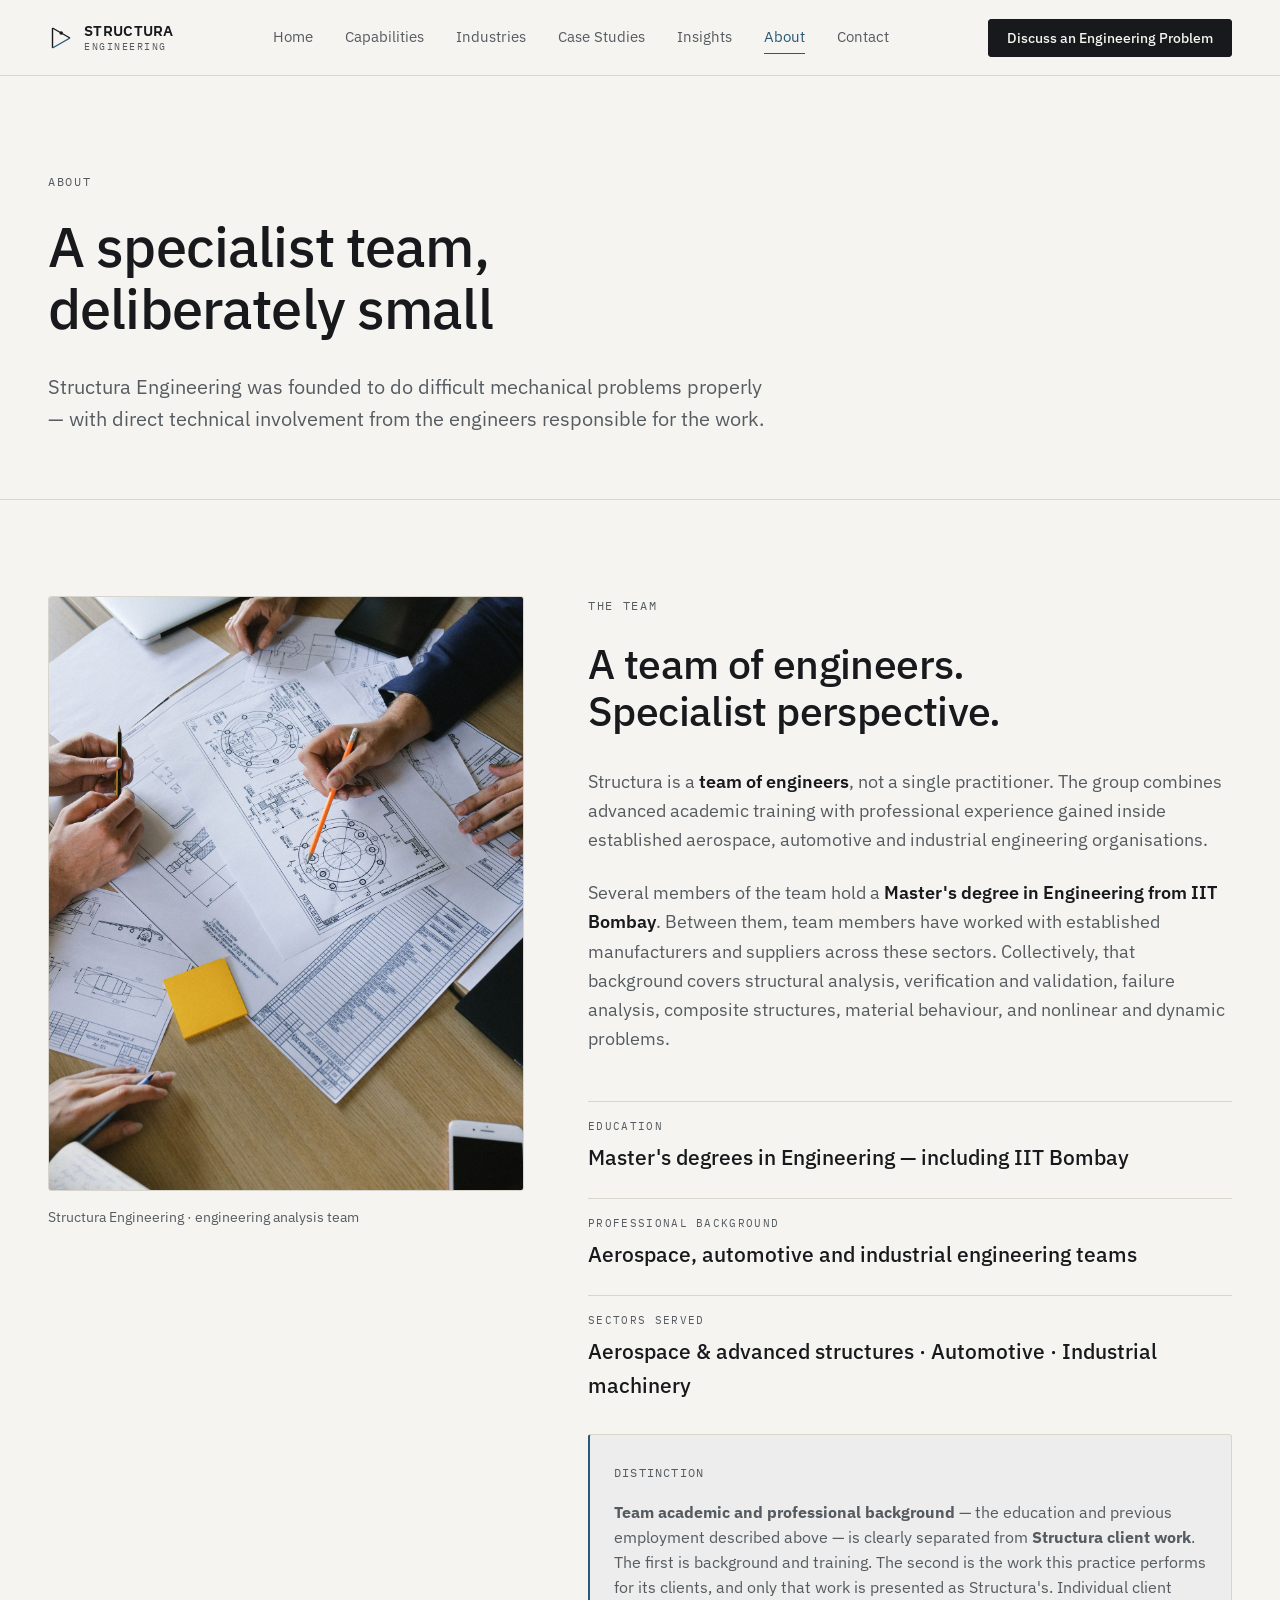
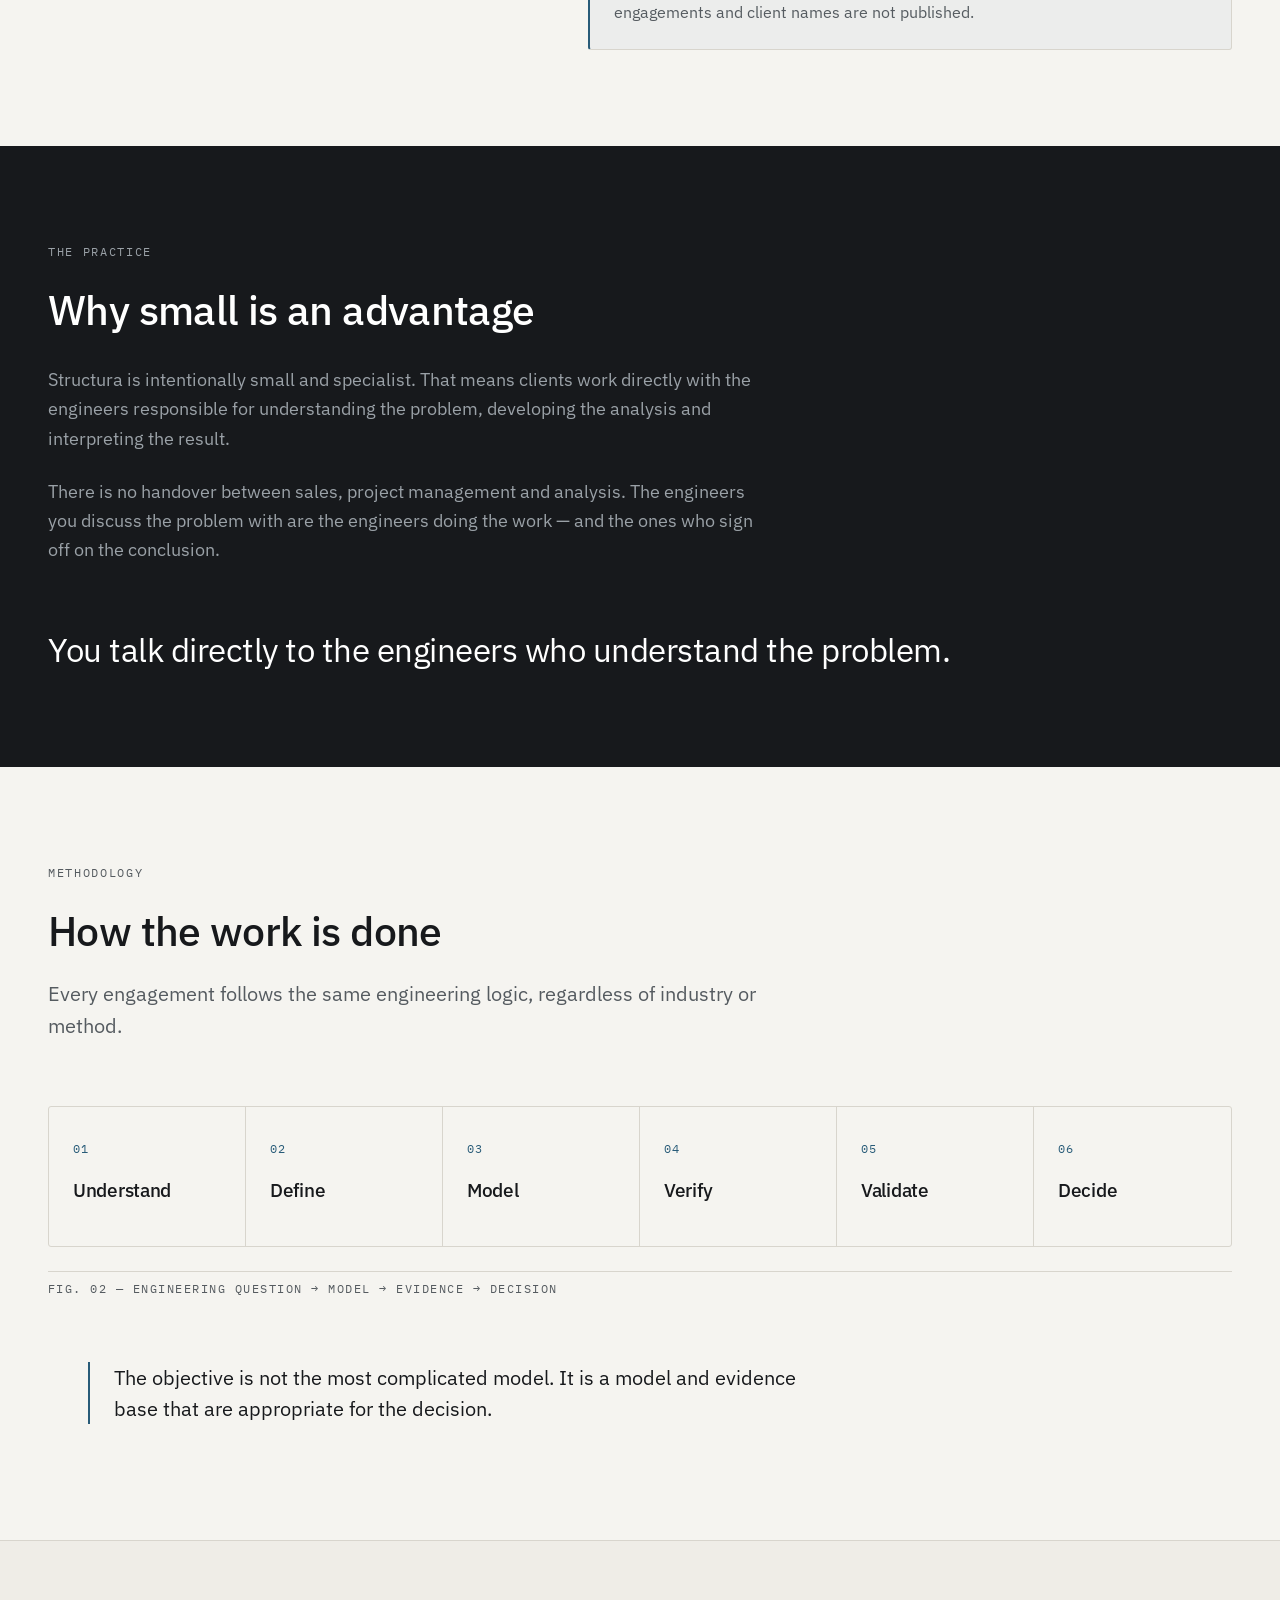
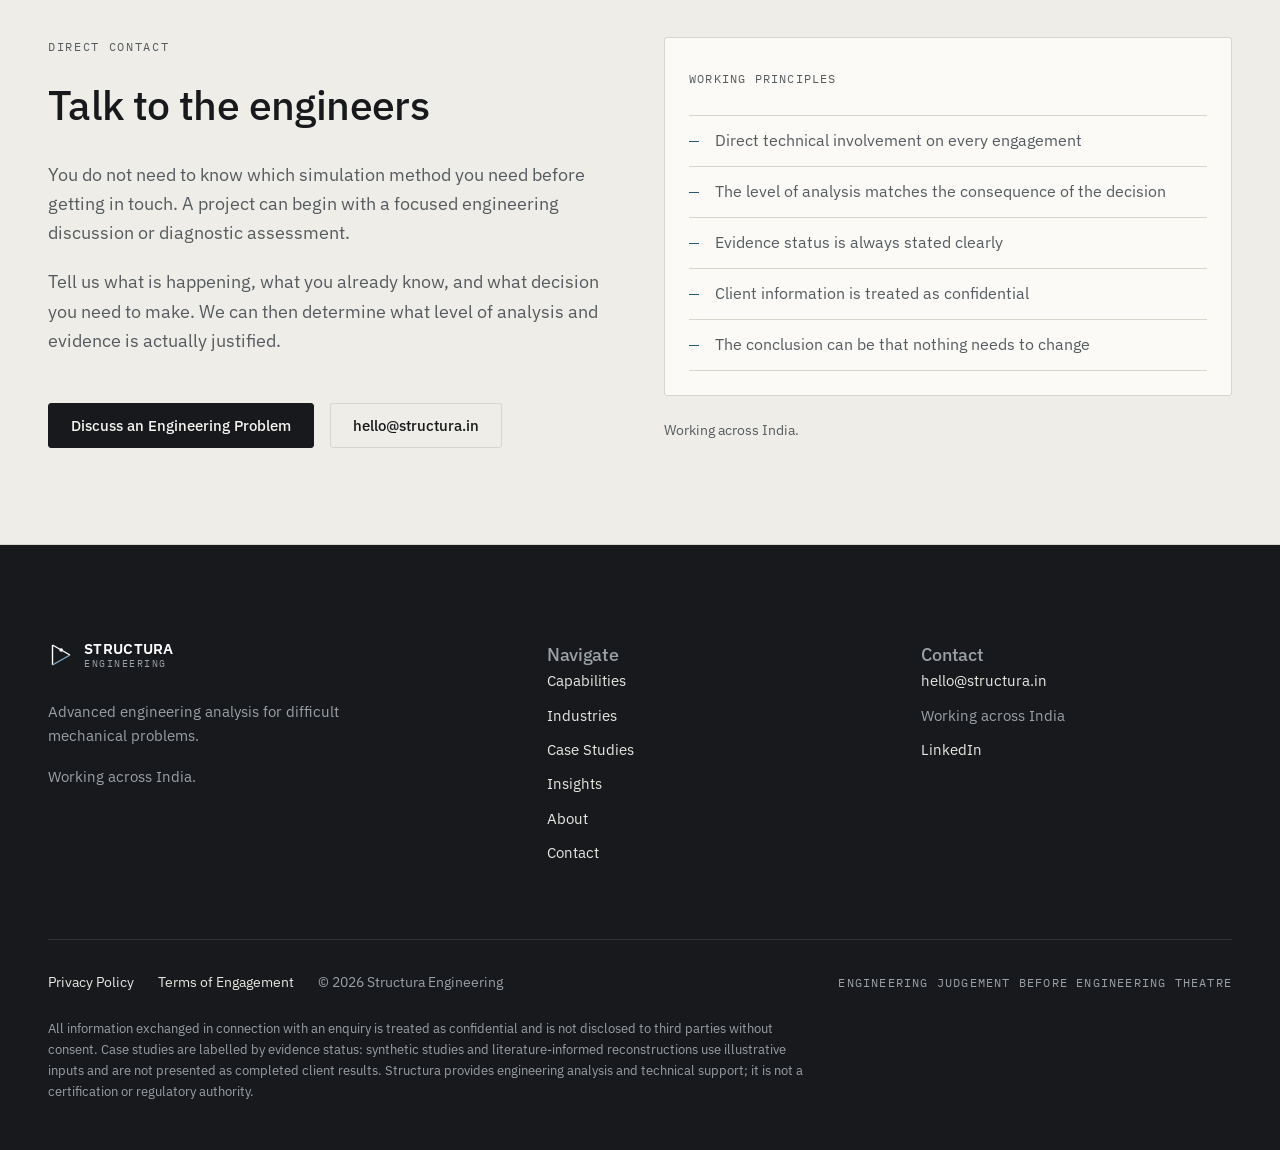
<file: about.html>
<!DOCTYPE html>
<html lang="en">
<head>
<meta charset="utf-8">
<meta name="viewport" content="width=device-width, initial-scale=1">
<title>About — Structura Engineering</title>
<link rel="canonical" href="https://structura.in/">
<meta name="description" content="Structura Engineering is a specialist team of engineers working on difficult mechanical problems. The team includes graduates of IIT Bombay and engineers with professional experience in aerospace, automotive and industrial engineering.">
<link rel="preconnect" href="https://fonts.googleapis.com">
<link rel="preconnect" href="https://fonts.gstatic.com" crossorigin>
<link href="https://fonts.googleapis.com/css2?family=IBM+Plex+Mono:wght@400;500&family=IBM+Plex+Sans:wght@400;500;600&display=swap" rel="stylesheet">
<link rel="stylesheet" href="styles.css">
</head>
<body>

<!-- Skip link -->
<a class="skip-link" href="#main" style="position:absolute;left:-999px;top:auto;width:1px;height:1px;overflow:hidden;z-index:1000">Skip to main content</a>

<header class="header">
  <div class="header__inner">
    <a class="wordmark" href="index.html" aria-label="Structura Engineering — home">
      <svg class="wordmark__mark" width="26" height="26" viewBox="0 0 26 26" aria-hidden="true">
        <line x1="4.5" y1="3" x2="4.5" y2="23" stroke="#17191C" stroke-width="1.4"/>
        <line x1="4.5" y1="3" x2="22" y2="13" stroke="#17191C" stroke-width="1.4"/>
        <line x1="4.5" y1="23" x2="22" y2="13" stroke="#285B78" stroke-width="1.4"/>
        <circle cx="13.2" cy="8" r="1.8" fill="#17191C"/>
      </svg>
      <span class="wordmark__text">Structura<small>Engineering</small></span>
    </a>
    <nav class="nav" aria-label="Primary">
      <a href="index.html">Home</a>
      <a href="capabilities.html">Capabilities</a>
      <a href="industries.html">Industries</a>
      <a href="case-studies.html">Case Studies</a>
      <a href="insights.html">Insights</a>
      <a href="about.html">About</a>
      <a href="contact.html">Contact</a>
      <a class="btn btn--primary nav__cta" href="contact.html#intake-form">Discuss an Engineering Problem</a>
    </nav>
    <div class="header__cta">
      <a class="btn btn--primary" href="contact.html#intake-form">Discuss an Engineering Problem</a>
    </div>
    <button class="nav-toggle" aria-label="Toggle navigation" aria-expanded="false">
      <svg width="18" height="14" viewBox="0 0 18 14" aria-hidden="true">
        <line x1="0" y1="1" x2="18" y2="1" stroke="currentColor" stroke-width="1.5"/>
        <line x1="0" y1="7" x2="18" y2="7" stroke="currentColor" stroke-width="1.5"/>
        <line x1="0" y1="13" x2="18" y2="13" stroke="currentColor" stroke-width="1.5"/>
      </svg>
    </button>
  </div>
</header>

<main id="main" tabindex="-1">

<section class="page-head">
  <div class="wrap">
    <span class="eyebrow">About</span>
    <h1 class="display-page">A specialist team,<br>deliberately small</h1>
    <p class="lede mt4">Structura Engineering was founded to do difficult mechanical problems properly — with direct technical involvement from the engineers responsible for the work.</p>
  </div>
</section>

<!-- ======================================= Team -->
<section class="section">
  <div class="wrap">
    <div class="founder">
      <div>
        <div class="portrait portrait--photo">
          <img src="assets/images/team.jpg" width="1400" height="2100" loading="lazy" decoding="async"
               alt="Engineers reviewing dimensioned mechanical drawings and component detail sketches together at a work table.">
        </div>
        <p class="caption mt2">Structura Engineering · engineering analysis team</p>
      </div>
      <div>
        <span class="eyebrow">The team</span>
        <h2 class="h-section">A team of engineers.<br>Specialist perspective.</h2>
        <p class="body mt4">Structura is a <strong>team of engineers</strong>, not a single practitioner. The group combines advanced academic training with professional experience gained inside established aerospace, automotive and industrial engineering organisations.</p>
        <p class="body mt3">Several members of the team hold a <strong>Master's degree in Engineering from IIT Bombay</strong>. Between them, team members have worked with established manufacturers and suppliers across these sectors. Collectively, that background covers structural analysis, verification and validation, failure analysis, composite structures, material behaviour, and nonlinear and dynamic problems.</p>

        <div class="creds mt5">
          <div class="cred">
            <span class="cred__k">Education</span>
            <span class="cred__v">Master's degrees in Engineering — including IIT Bombay</span>
          </div>
          <div class="cred">
            <span class="cred__k">Professional background</span>
            <span class="cred__v">Aerospace, automotive and industrial engineering teams</span>
          </div>
          <div class="cred">
            <span class="cred__k">Sectors served</span>
            <span class="cred__v">Aerospace &amp; advanced structures · Automotive · Industrial machinery</span>
          </div>
        </div>

        <div class="note mt4">
          <span class="mono">Distinction</span>
          <p class="mt2" style="margin-bottom:0"><strong>Team academic and professional background</strong> — the education and previous employment described above — is clearly separated from <strong>Structura client work</strong>. The first is background and training. The second is the work this practice performs for its clients, and only that work is presented as Structura's. Individual client engagements and client names are not published.</p>
        </div>
      </div>
    </div>
  </div>
</section>

<!-- ======================================= Why small -->
<section class="section section--dark">
  <div class="wrap">
    <span class="eyebrow">The practice</span>
    <h2 class="h-section">Why small is an advantage</h2>
    <p class="body mt4" style="color:#9AA1A7;max-width:720px">Structura is intentionally small and specialist. That means clients work directly with the engineers responsible for understanding the problem, developing the analysis and interpreting the result.</p>
    <p class="body mt3" style="color:#9AA1A7;max-width:720px">There is no handover between sales, project management and analysis. The engineers you discuss the problem with are the engineers doing the work — and the ones who sign off on the conclusion.</p>
    <p class="statement mt6" style="color:#FFF">You talk directly to the engineers who understand the problem.</p>
  </div>
</section>

<!-- ======================================= Methodology -->
<section class="section">
  <div class="wrap">
    <span class="eyebrow">Methodology</span>
    <h2 class="h-section">How the work is done</h2>
    <p class="lede mt3">Every engagement follows the same engineering logic, regardless of industry or method.</p>

    <div class="pathway mt6">
      <div class="stage" tabindex="0"><span class="stage__num">01</span><h3>Understand</h3><p class="stage__body">Understand the product, operating conditions, available evidence and the problem you are trying to solve.</p></div>
      <div class="stage" tabindex="0"><span class="stage__num">02</span><h3>Define</h3><p class="stage__body">Turn the problem into specific engineering questions that can actually be answered.</p></div>
      <div class="stage" tabindex="0"><span class="stage__num">03</span><h3>Model</h3><p class="stage__body">Choose an appropriate representation of geometry, materials, loads, contacts and constraints.</p></div>
      <div class="stage" tabindex="0"><span class="stage__num">04</span><h3>Verify</h3><p class="stage__body">Check the model, assumptions and numerical behaviour before relying on the result.</p></div>
      <div class="stage" tabindex="0"><span class="stage__num">05</span><h3>Validate</h3><p class="stage__body">Where appropriate and practical, compare predictions with test data, measurements or other credible reference evidence.</p></div>
      <div class="stage" tabindex="0"><span class="stage__num">06</span><h3>Decide</h3><p class="stage__body">Turn the technical result into a design change, operating limit, inspection requirement, test plan or engineering conclusion.</p></div>
    </div>
    <p class="fig-label">Fig. 02 — Engineering question → model → evidence → decision</p>

    <blockquote class="pull mt6">The objective is not the most complicated model. It is a model and evidence base that are appropriate for the decision.</blockquote>
  </div>
</section>

<!-- ======================================= Direct contact -->
<section class="section" style="background:#EFEDE7;border-top:1px solid var(--line);border-bottom:1px solid var(--line)">
  <div class="wrap">
    <div class="grid">
      <div style="grid-column:span 6">
        <span class="eyebrow">Direct contact</span>
        <h2 class="h-section">Talk to the engineers</h2>
        <p class="body mt4">You do not need to know which simulation method you need before getting in touch. A project can begin with a focused engineering discussion or diagnostic assessment.</p>
        <p class="body mt2">Tell us what is happening, what you already know, and what decision you need to make. We can then determine what level of analysis and evidence is actually justified.</p>
        <div class="btn-row">
          <a class="btn btn--primary" href="contact.html#intake-form">Discuss an Engineering Problem</a>
          <a class="btn btn--secondary" href="mailto:hello@structura.in">hello@structura.in</a>
        </div>
      </div>
      <div style="grid-column:span 6">
        <div class="figure">
          <span class="mono">Working principles</span>
          <ul class="spec-list mt3">
            <li>Direct technical involvement on every engagement</li>
            <li>The level of analysis matches the consequence of the decision</li>
            <li>Evidence status is always stated clearly</li>
            <li>Client information is treated as confidential</li>
            <li>The conclusion can be that nothing needs to change</li>
          </ul>
        </div>
        <p class="caption mt3">Working across India.</p>
      </div>
    </div>
  </div>
</section>

</main>

<footer class="footer">
  <div class="wrap">
    <div class="footer__top">
      <div class="footer__brand">
        <a class="wordmark" href="index.html">
          <svg class="wordmark__mark" width="26" height="26" viewBox="0 0 26 26" aria-hidden="true">
            <line x1="4.5" y1="3" x2="4.5" y2="23" stroke="#FFFFFF" stroke-width="1.4"/>
            <line x1="4.5" y1="3" x2="22" y2="13" stroke="#FFFFFF" stroke-width="1.4"/>
            <line x1="4.5" y1="23" x2="22" y2="13" stroke="#7FA9C4" stroke-width="1.4"/>
            <circle cx="13.2" cy="8" r="1.8" fill="#FFFFFF"/>
          </svg>
          <span class="wordmark__text">Structura<small>Engineering</small></span>
        </a>
        <p class="footer__tagline">Advanced engineering analysis for difficult mechanical problems.</p>
        <p class="footer__tagline" style="margin-top:8px">Working across India.</p>
      </div>
      <div>
        <h3>Navigate</h3>
        <ul>
          <li><a href="capabilities.html">Capabilities</a></li>
          <li><a href="industries.html">Industries</a></li>
          <li><a href="case-studies.html">Case Studies</a></li>
          <li><a href="insights.html">Insights</a></li>
          <li><a href="about.html">About</a></li>
          <li><a href="contact.html">Contact</a></li>
        </ul>
      </div>
      <div>
        <h3>Contact</h3>
        <ul>
          <li><a href="mailto:hello@structura.in">hello@structura.in</a></li>
          <li>Working across India</li>
          <li><a href="https://www.linkedin.com/in/structura-engineering" rel="noopener">LinkedIn</a></li>
        </ul>
      </div>
    </div>
    <div class="footer__bottom">
      <div class="footer__legal">
        <a href="privacy.html">Privacy Policy</a>
        <a href="terms.html">Terms of Engagement</a>
        <span>© 2026 Structura Engineering</span>
      </div>
      <span class="mono" style="color:#9AA1A7">Engineering judgement before engineering theatre</span>
    </div>
    <p class="footer__note">All information exchanged in connection with an enquiry is treated as confidential and is not disclosed to third parties without consent. Case studies are labelled by evidence status: synthetic studies and literature-informed reconstructions use illustrative inputs and are not presented as completed client results. Structura provides engineering analysis and technical support; it is not a certification or regulatory authority.</p>
  </div>
</footer>

<script src="main.js"></script>
</body>
</html>
</file>
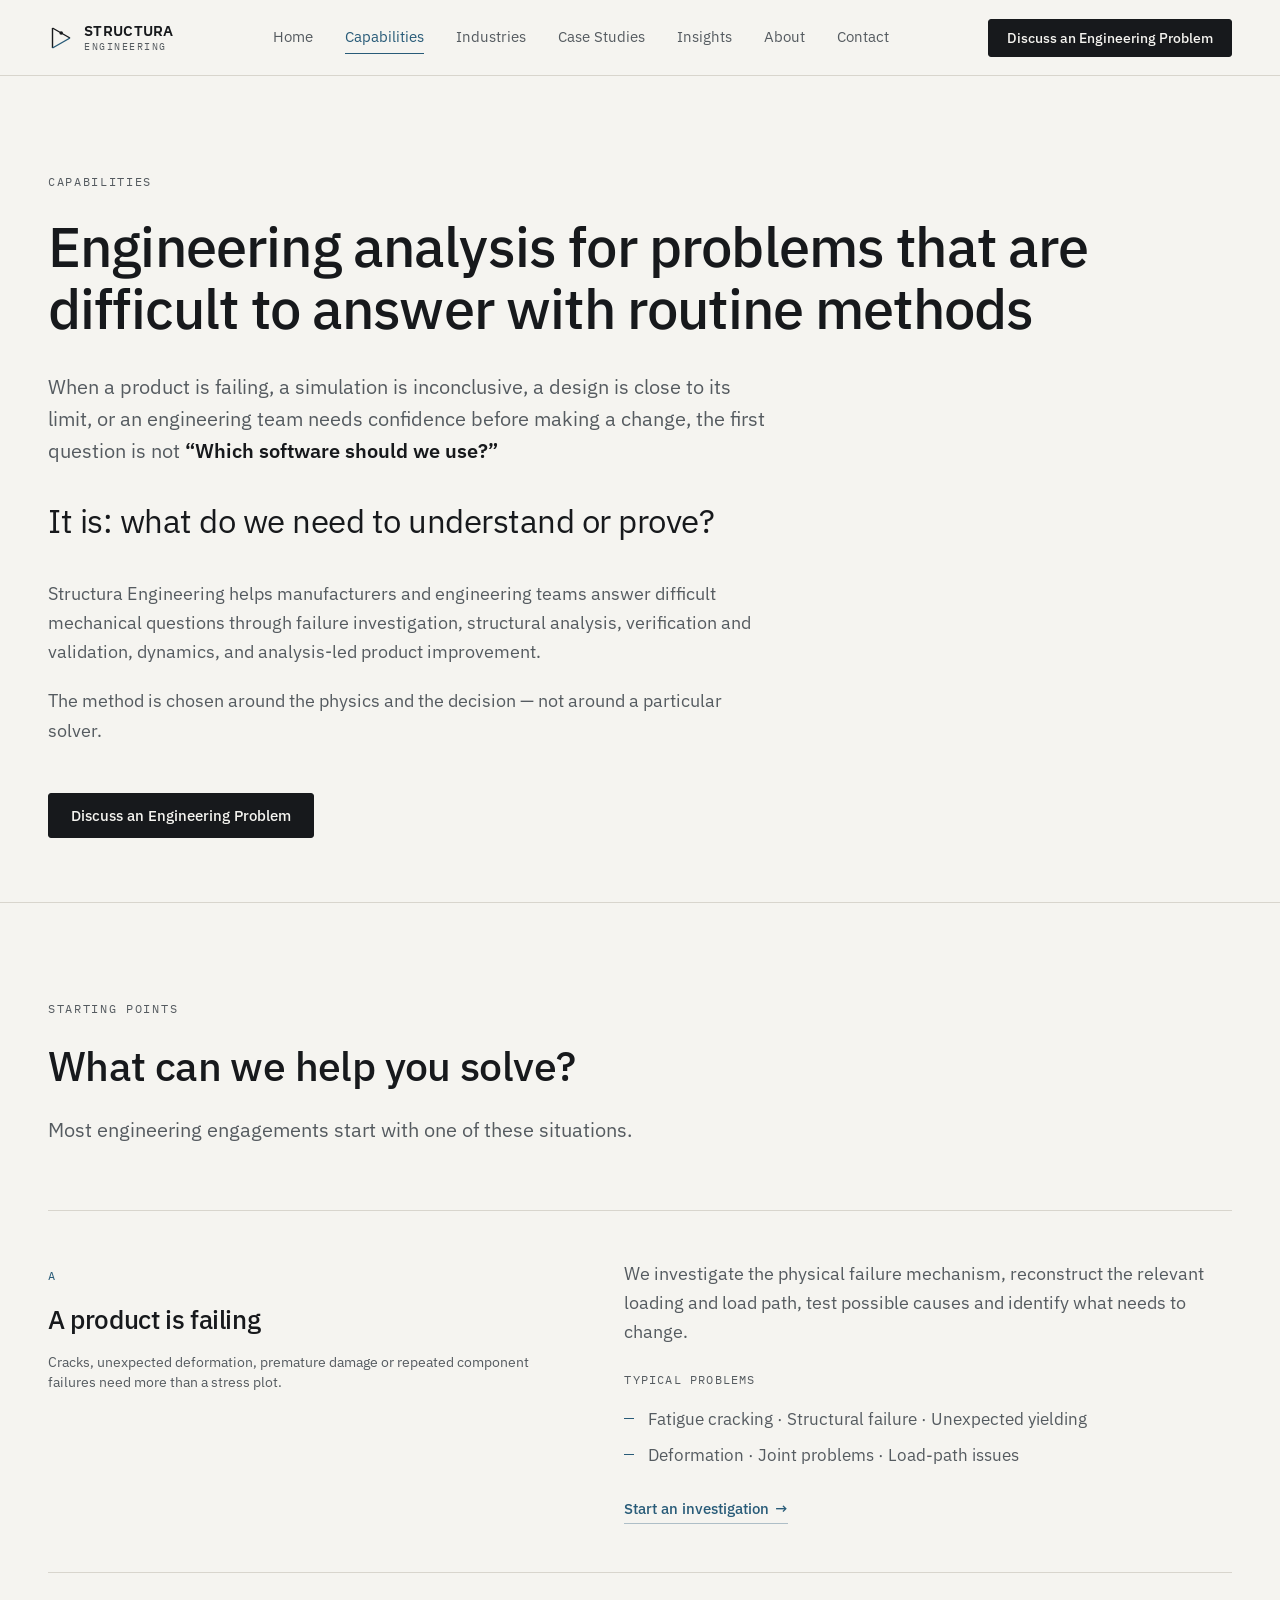
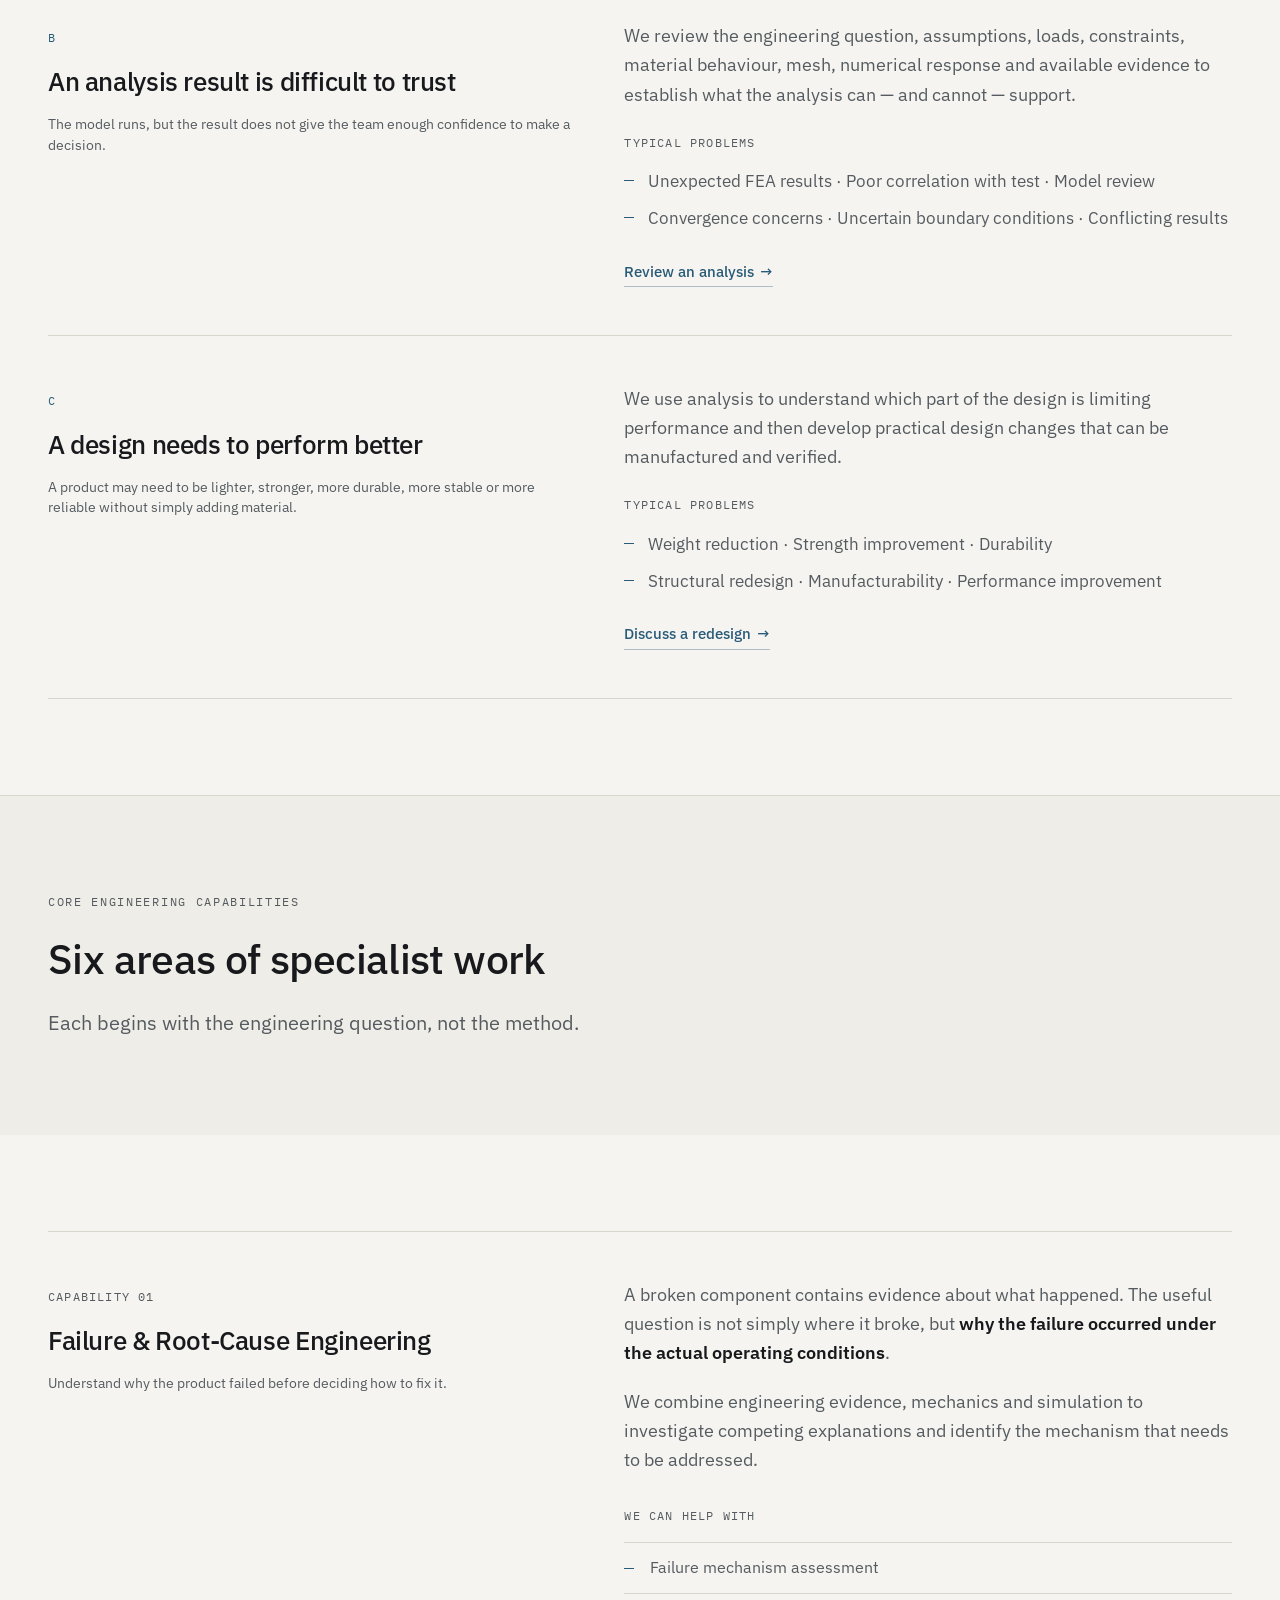
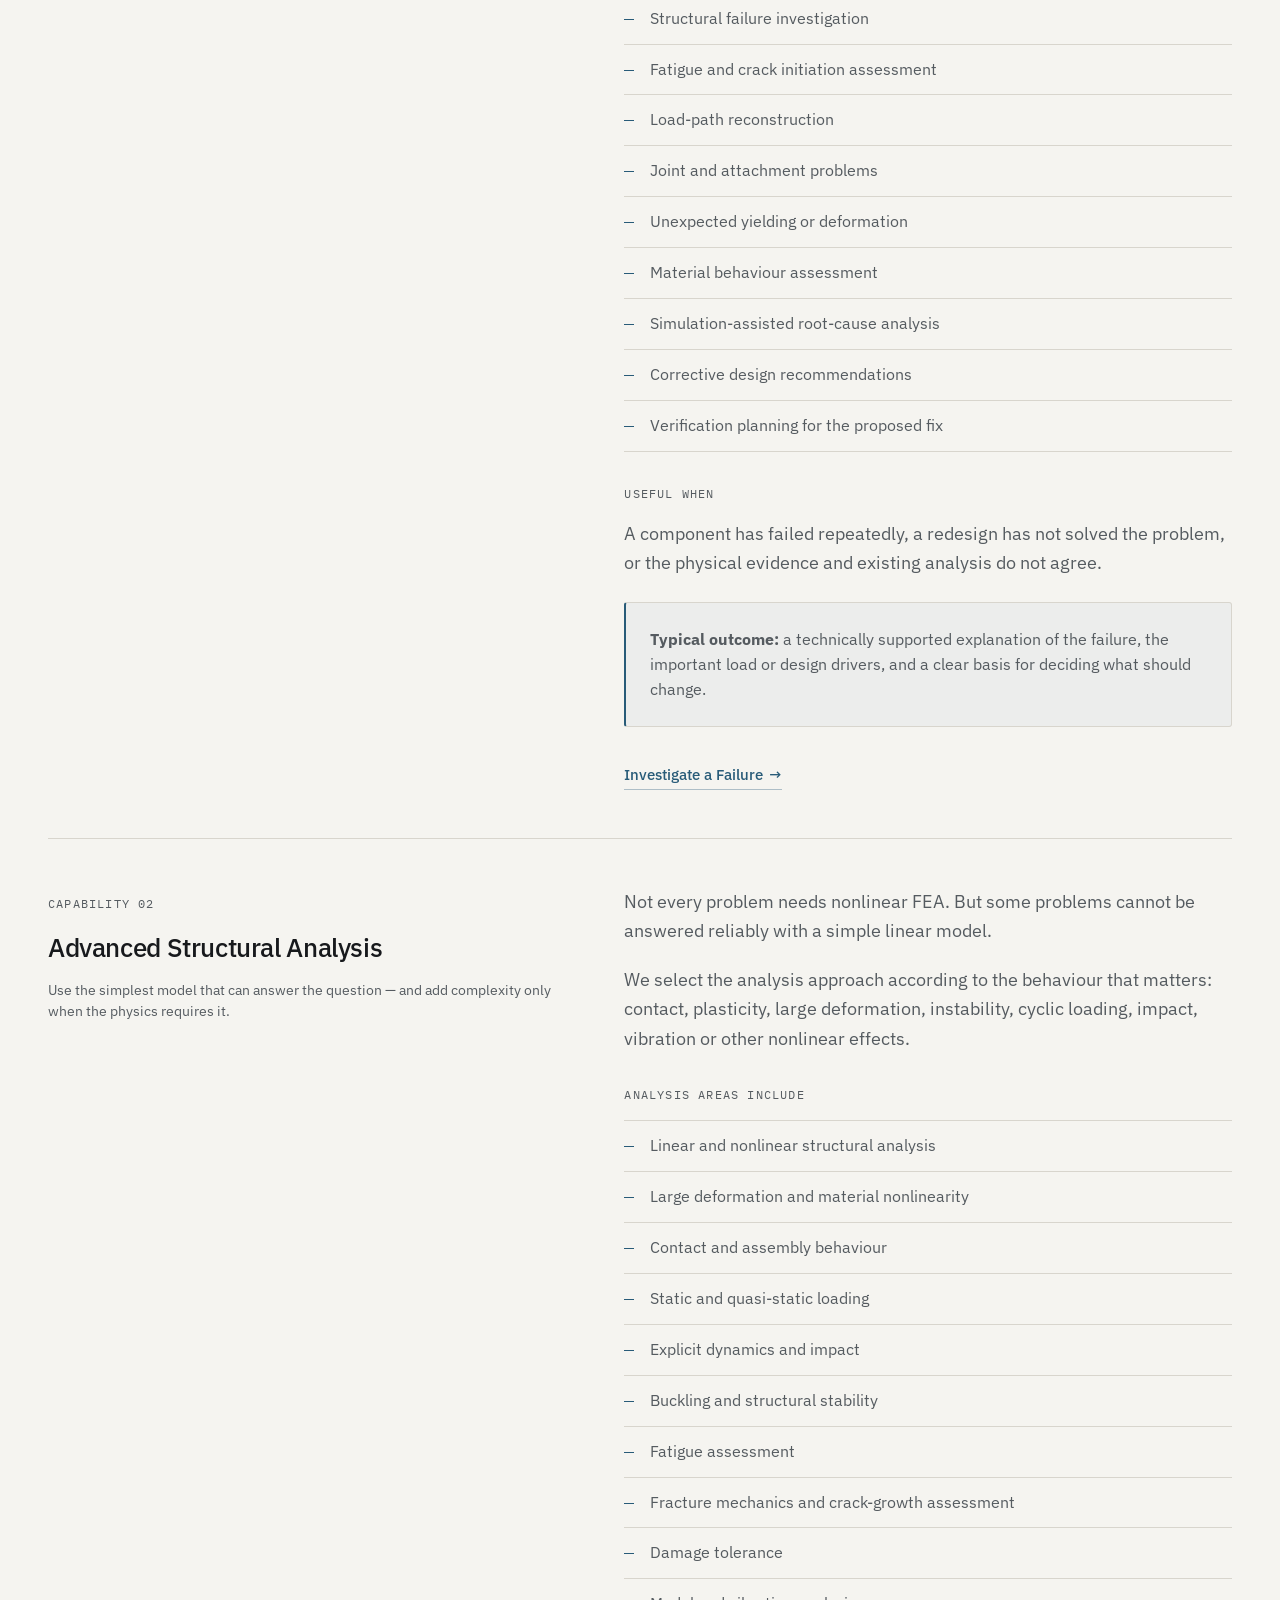
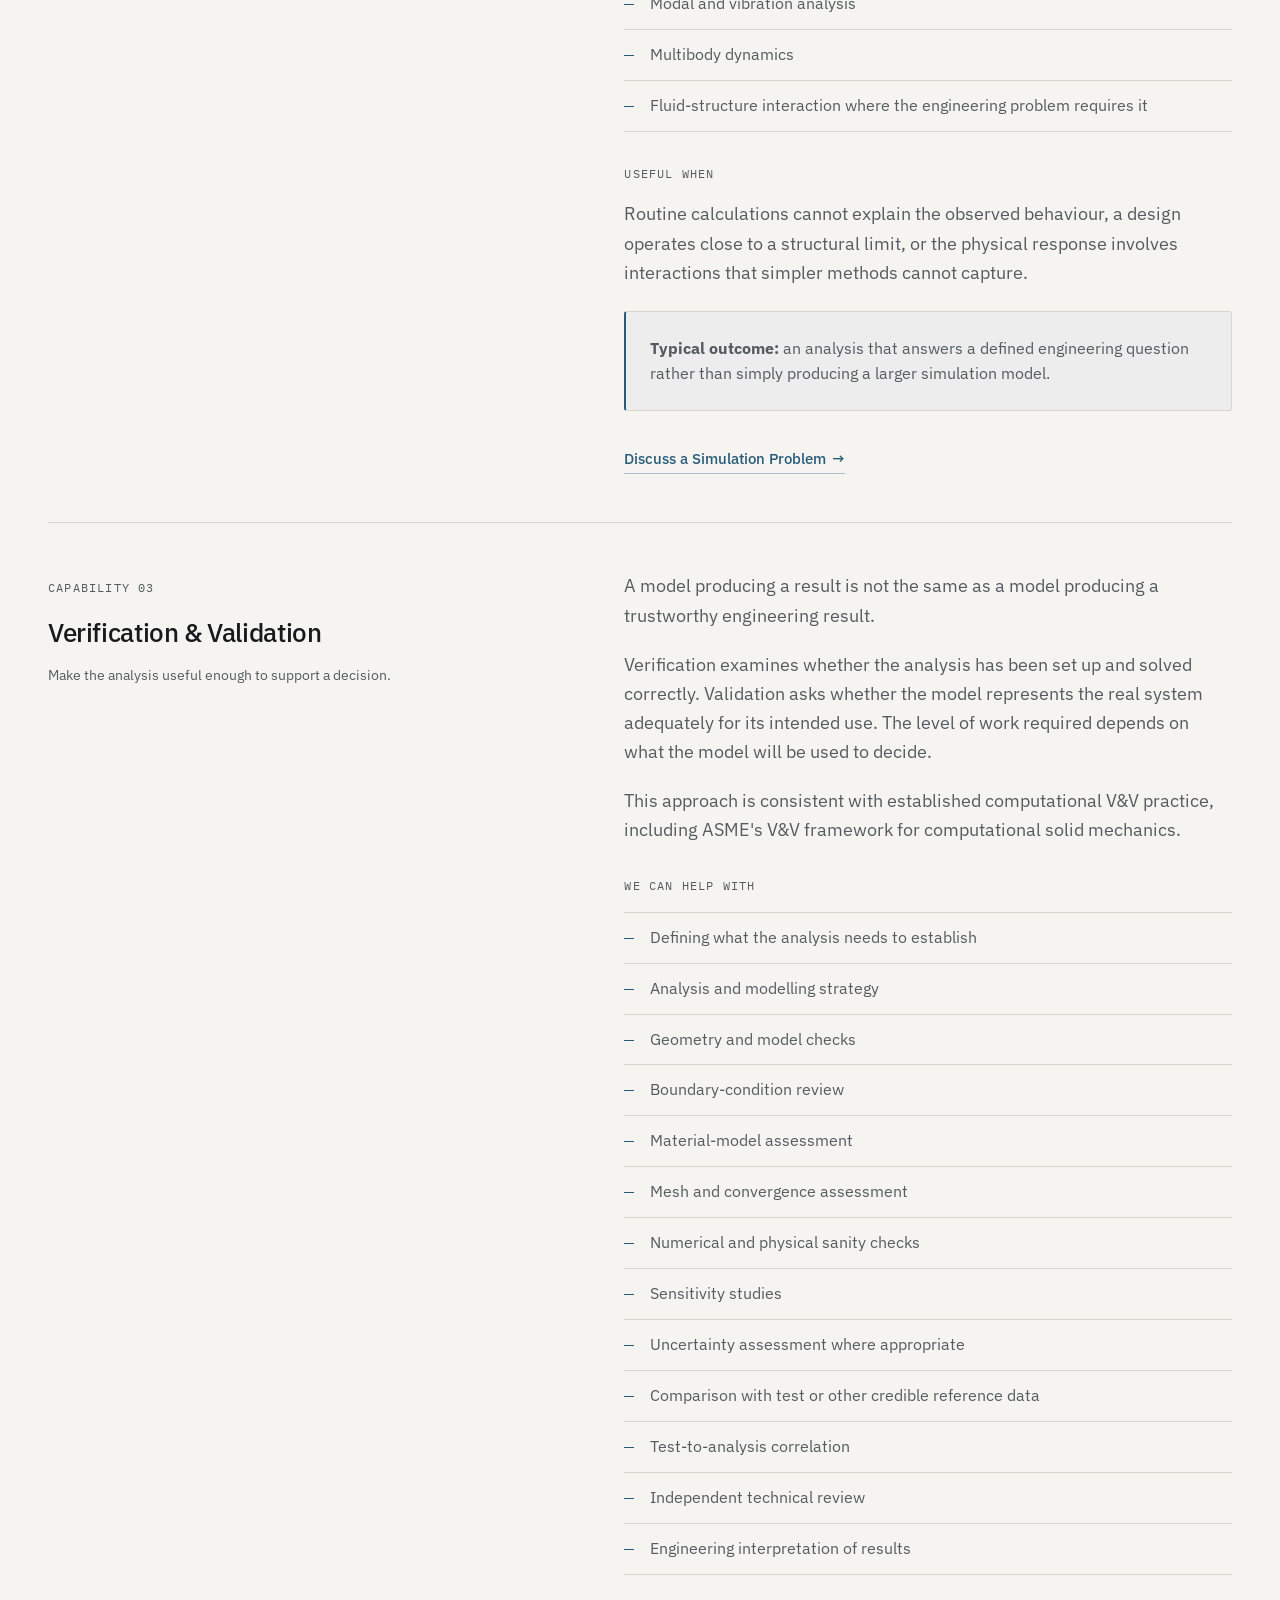
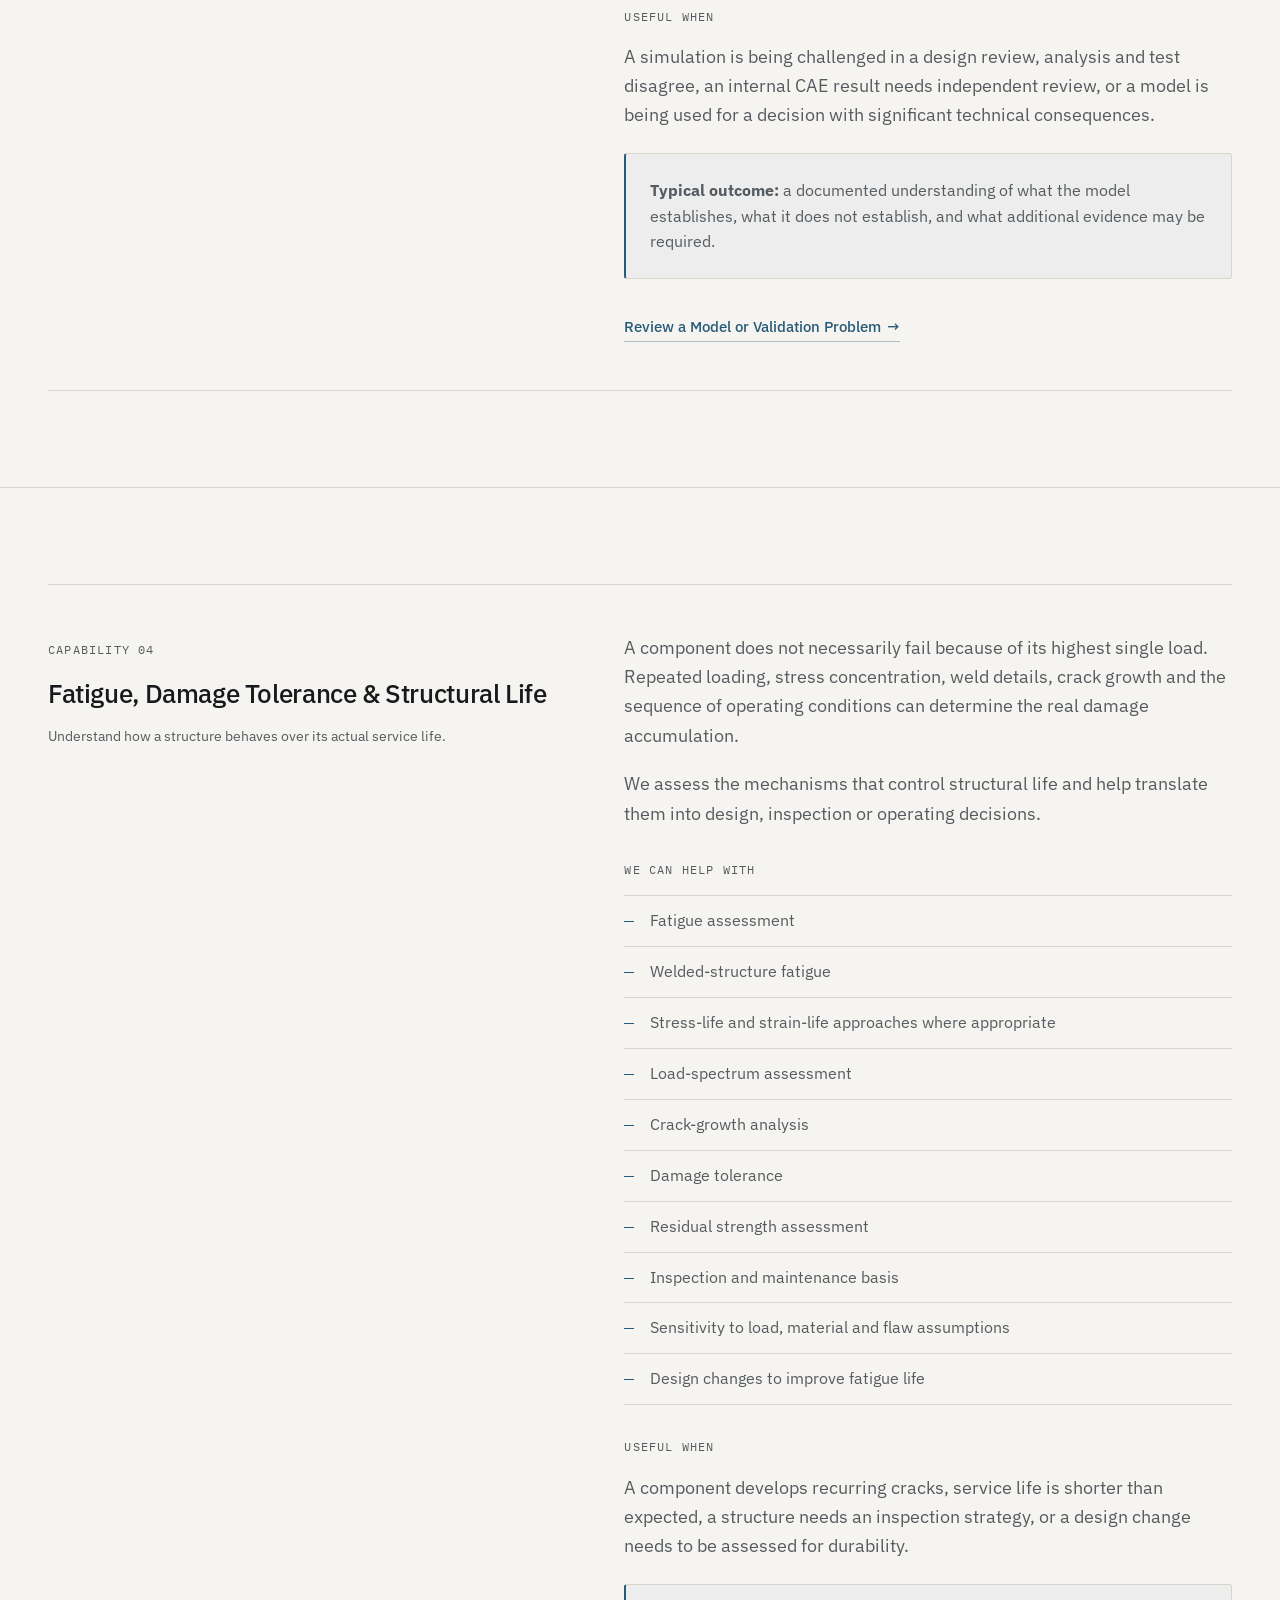
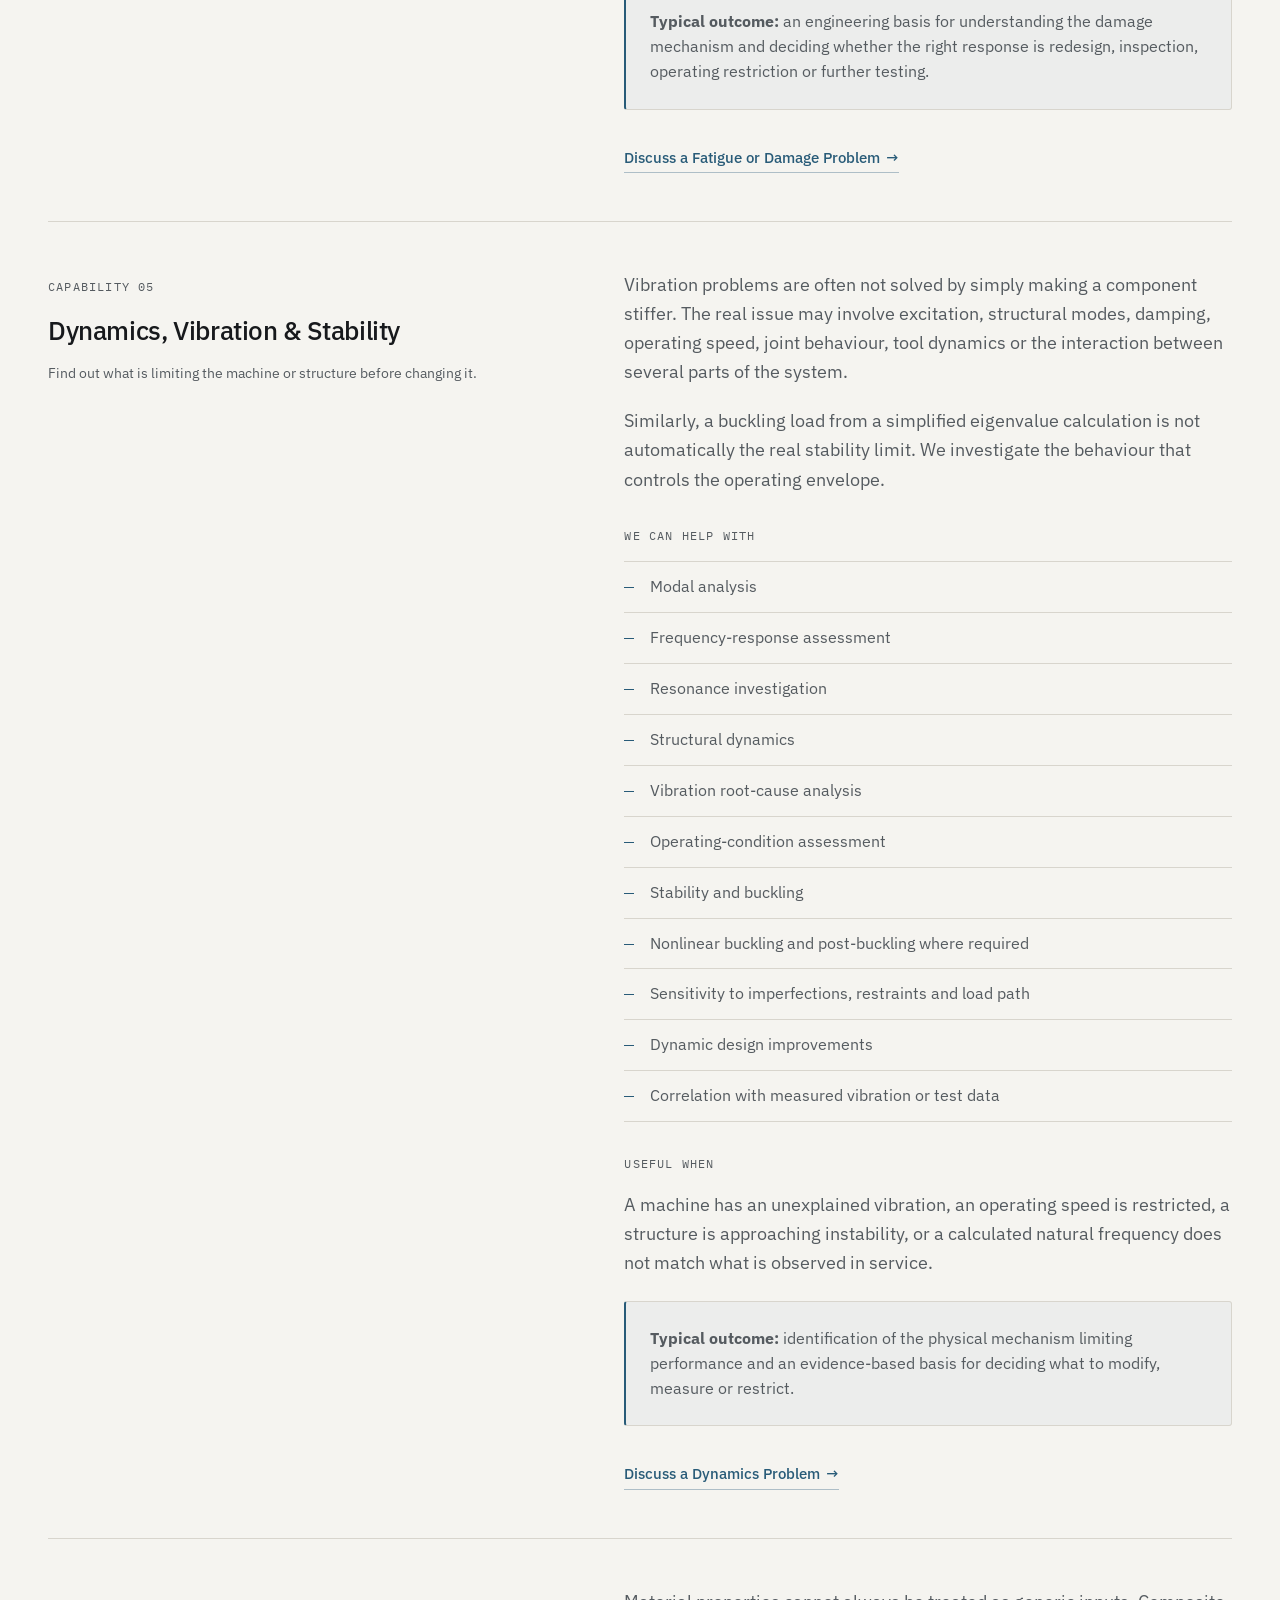
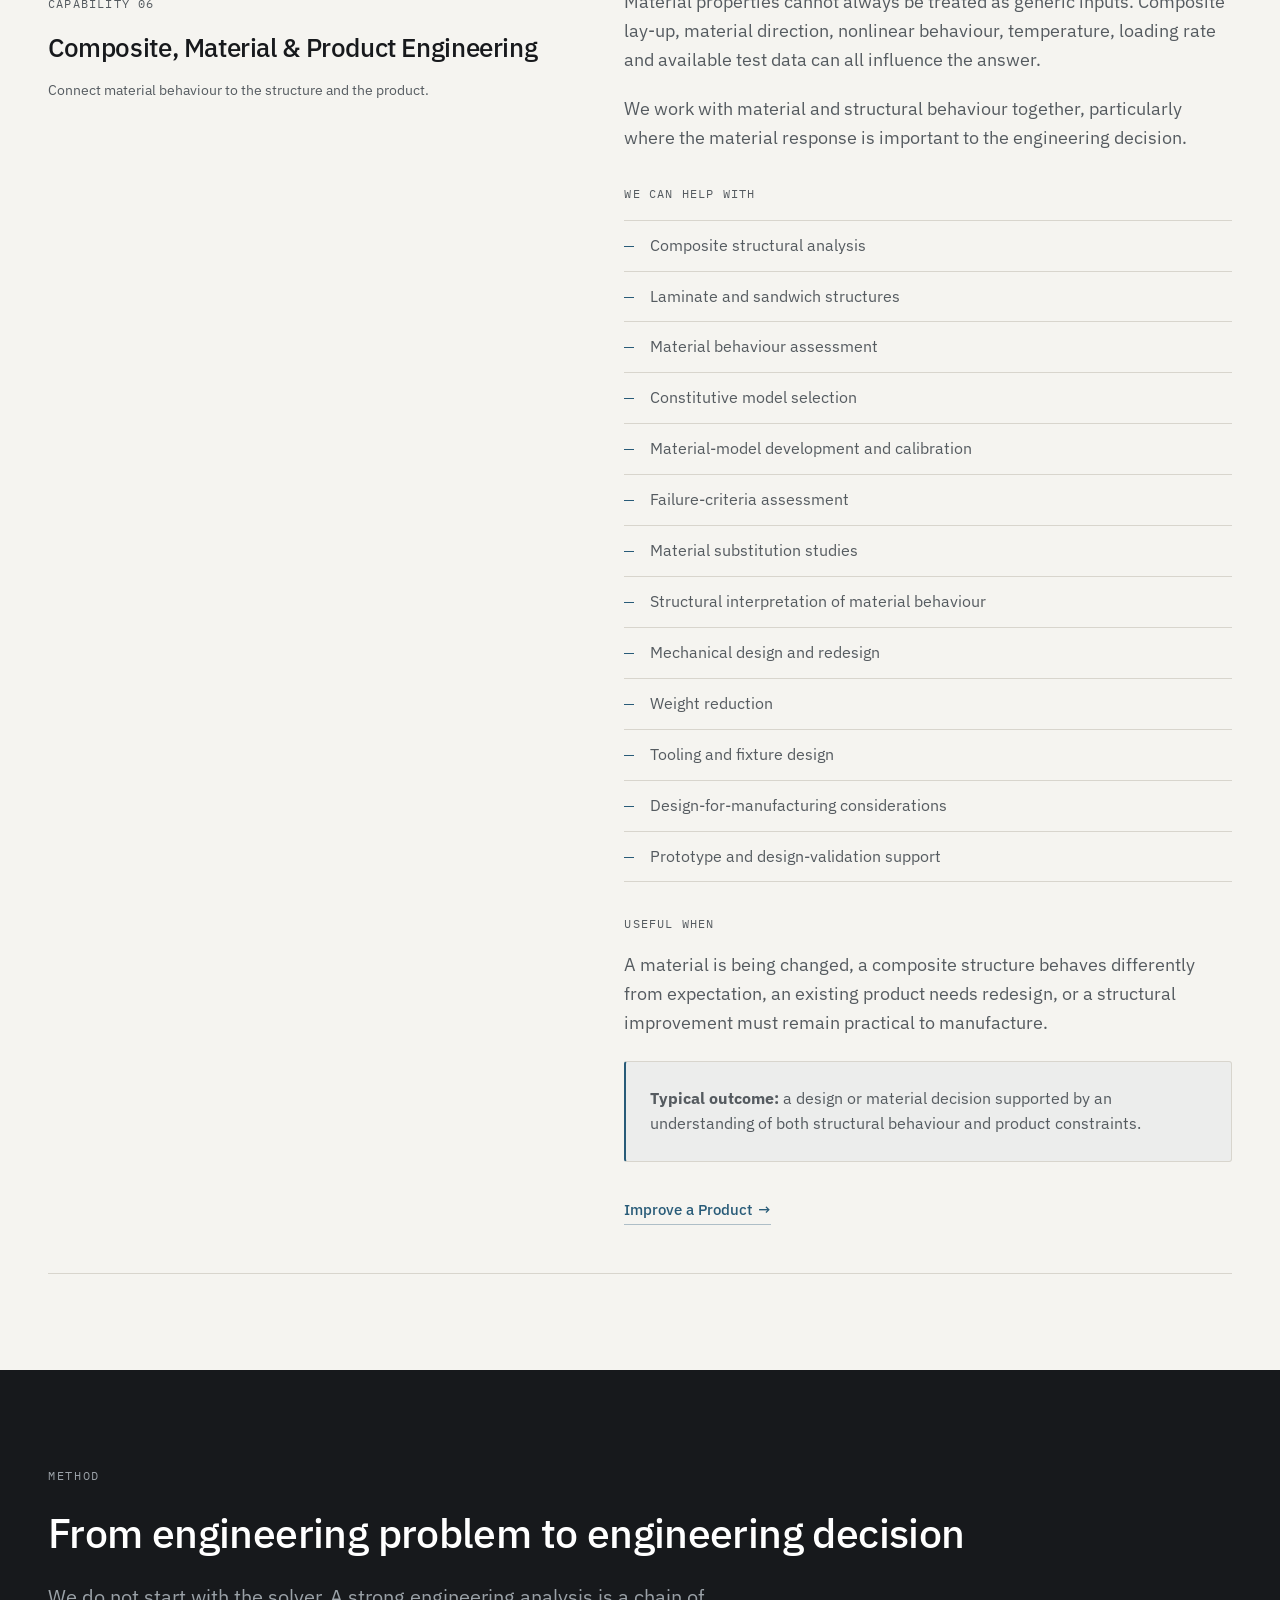
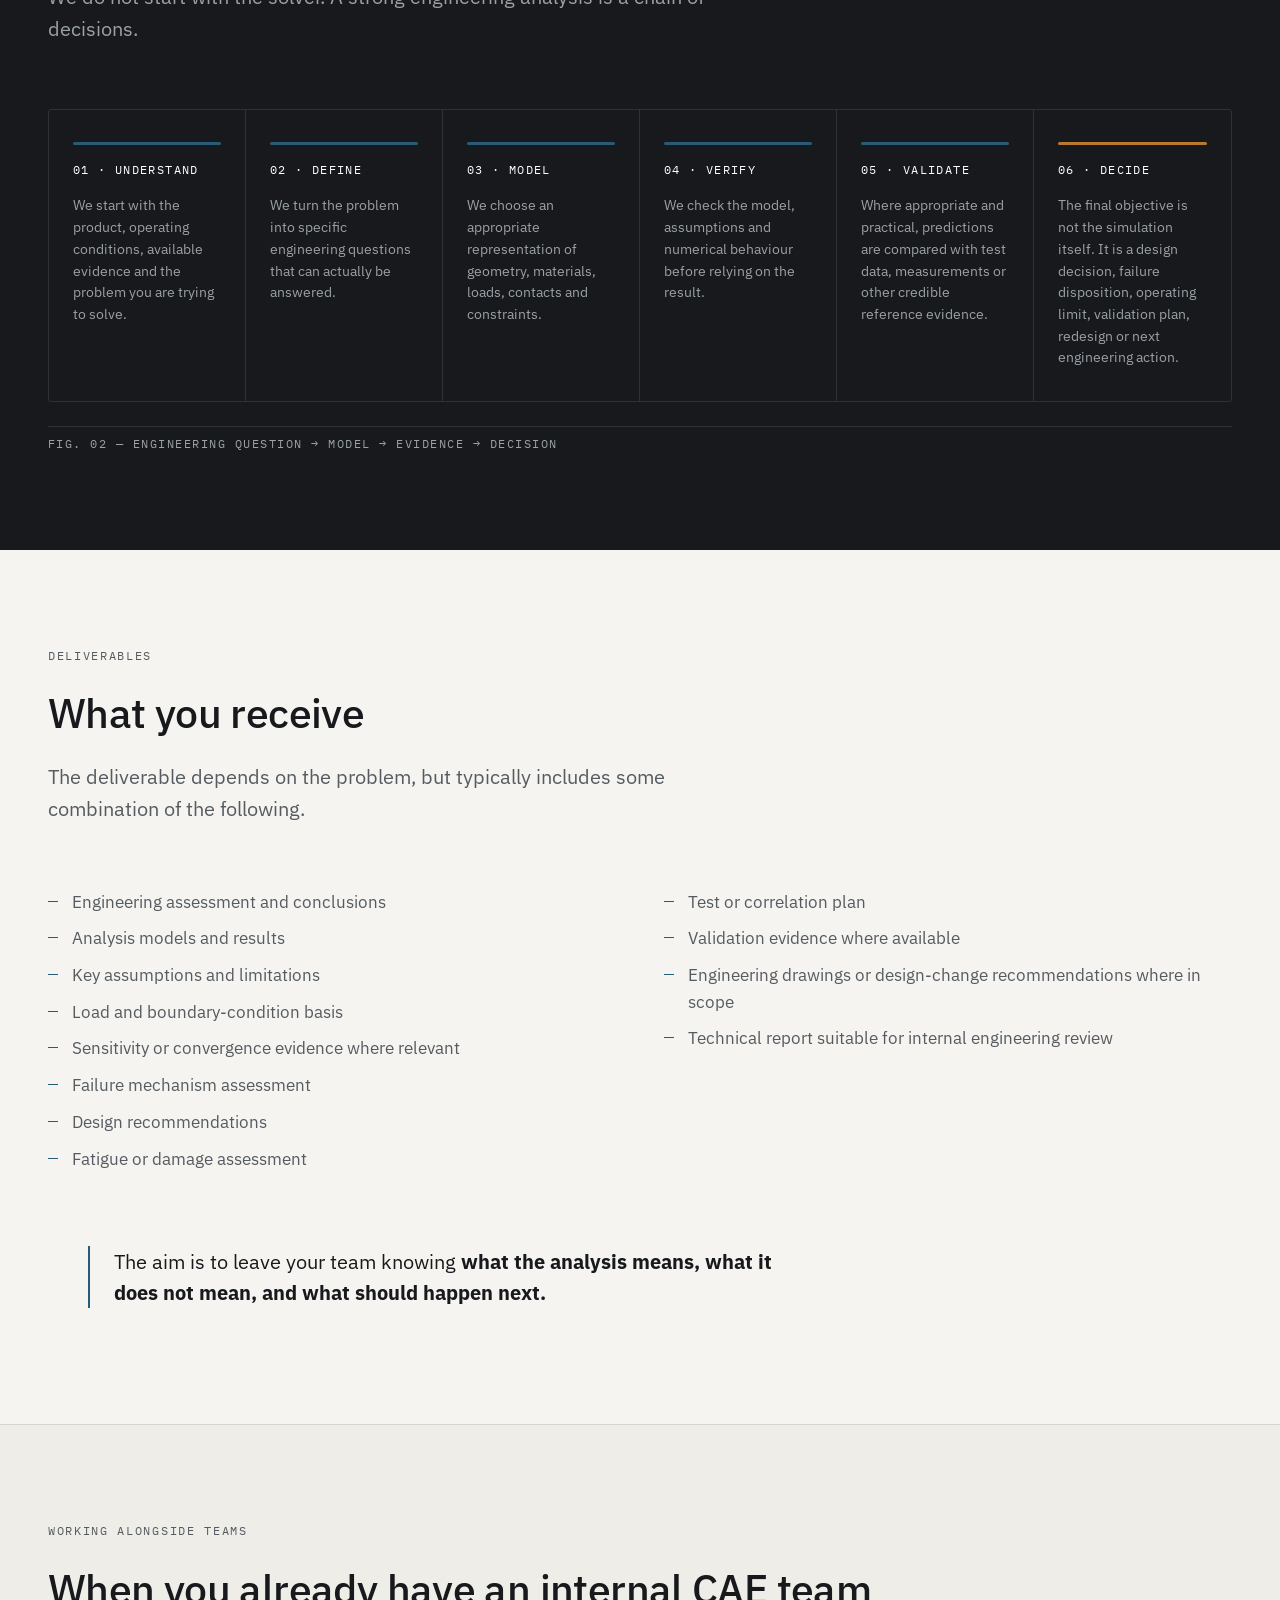
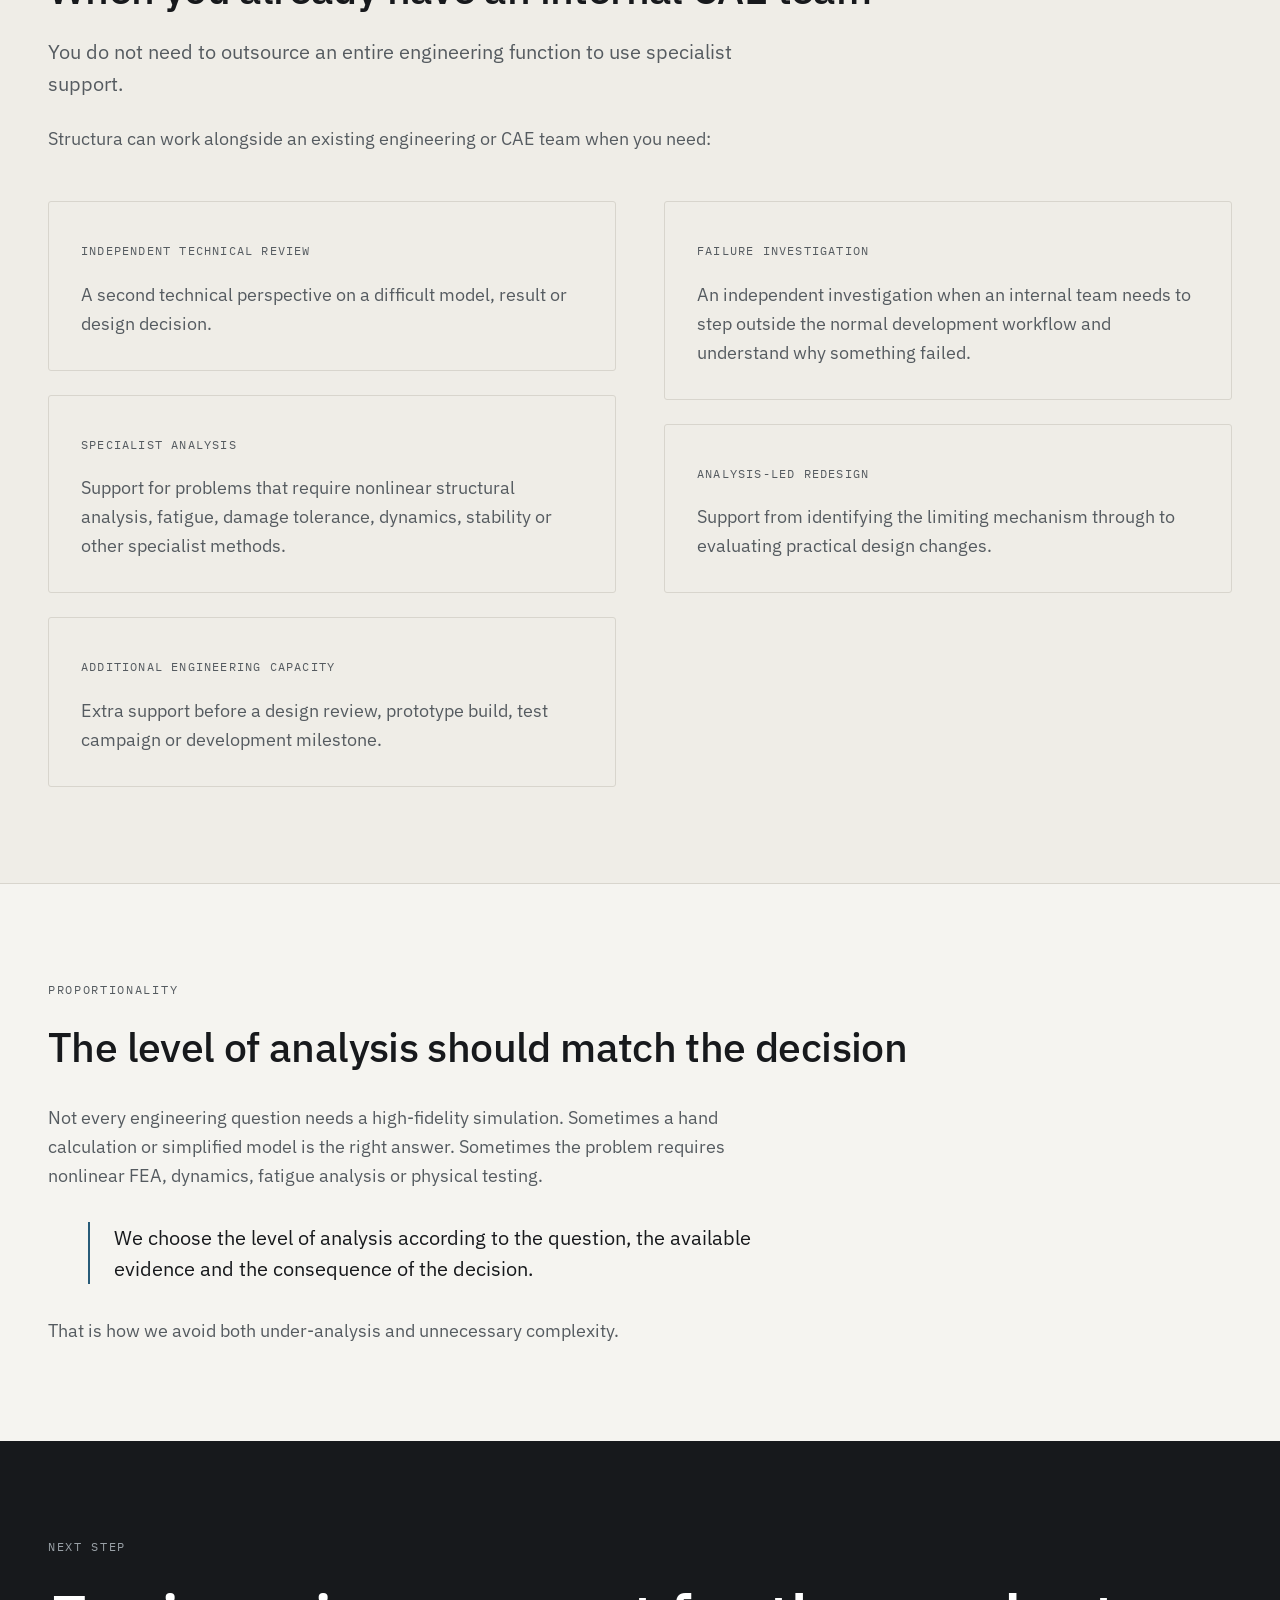
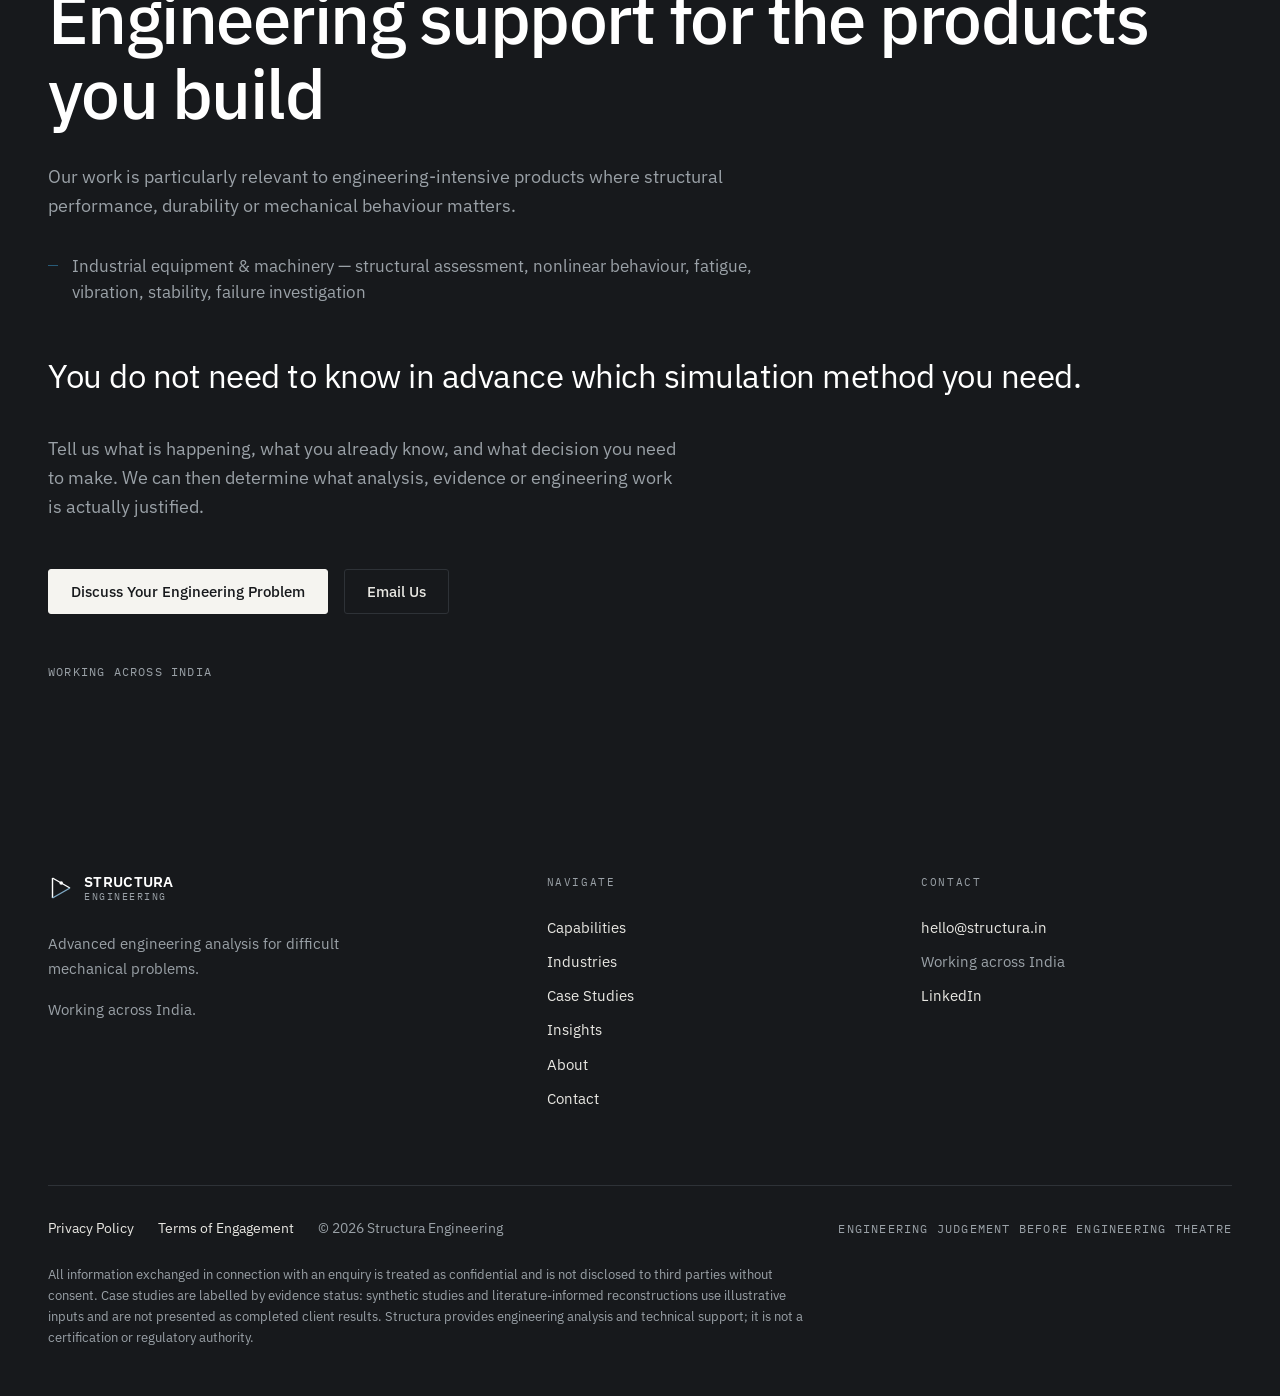
<file: capabilities.html>
<!DOCTYPE html>
<html lang="en">
<head>
<meta charset="utf-8">
<meta name="viewport" content="width=device-width, initial-scale=1">
<title>Engineering Capabilities — Structura Engineering</title>
<meta name="description" content="Failure investigation, advanced structural analysis, verification &amp; validation, fatigue and damage tolerance, dynamics, vibration and stability, composites and product engineering.">
<link rel="canonical" href="https://structura.in/">
<link rel="preconnect" href="https://fonts.googleapis.com">
<link rel="preconnect" href="https://fonts.gstatic.com" crossorigin>
<link href="https://fonts.googleapis.com/css2?family=IBM+Plex+Mono:wght@400;500&family=IBM+Plex+Sans:wght@400;500;600&display=swap" rel="stylesheet">
<link rel="stylesheet" href="styles.css">
</head>
<body>

<!-- Skip link -->
<a class="skip-link" href="#main" style="position:absolute;left:-999px;top:auto;width:1px;height:1px;overflow:hidden;z-index:1000">Skip to main content</a>



<header class="header">
  <div class="header__inner">
    <a class="wordmark" href="index.html" aria-label="Structura Engineering — home">
      <svg class="wordmark__mark" width="26" height="26" viewBox="0 0 26 26" aria-hidden="true">
        <line x1="4.5" y1="3" x2="4.5" y2="23" stroke="#17191C" stroke-width="1.4"/>
        <line x1="4.5" y1="3" x2="22" y2="13" stroke="#17191C" stroke-width="1.4"/>
        <line x1="4.5" y1="23" x2="22" y2="13" stroke="#285B78" stroke-width="1.4"/>
        <circle cx="13.2" cy="8" r="1.8" fill="#17191C"/>
      </svg>
      <span class="wordmark__text">Structura<small>Engineering</small></span>
    </a>
    <nav class="nav" aria-label="Primary">
      <a href="index.html">Home</a>
      <a href="capabilities.html">Capabilities</a>
      <a href="industries.html">Industries</a>
      <a href="case-studies.html">Case Studies</a>
      <a href="insights.html">Insights</a>
      <a href="about.html">About</a>
      <a href="contact.html">Contact</a>
      <a class="btn btn--primary nav__cta" href="contact.html#intake-form">Discuss an Engineering Problem</a>
    </nav>
    <div class="header__cta">
      <a class="btn btn--primary" href="contact.html#intake-form">Discuss an Engineering Problem</a>
    </div>
    <button class="nav-toggle" aria-label="Toggle navigation" aria-expanded="false">
      <svg width="18" height="14" viewBox="0 0 18 14" aria-hidden="true">
        <line x1="0" y1="1" x2="18" y2="1" stroke="currentColor" stroke-width="1.5"/>
        <line x1="0" y1="7" x2="18" y2="7" stroke="currentColor" stroke-width="1.5"/>
        <line x1="0" y1="13" x2="18" y2="13" stroke="currentColor" stroke-width="1.5"/>
      </svg>
    </button>
  </div>
</header>

<main>

<section class="page-head">
  <div class="wrap">
    <span class="eyebrow">Capabilities</span>
    <h1 class="display-page">Engineering analysis for problems that are difficult to answer with routine methods</h1>
    <p class="lede mt4">When a product is failing, a simulation is inconclusive, a design is close to its limit, or an engineering team needs confidence before making a change, the first question is not <strong>&ldquo;Which software should we use?&rdquo;</strong></p>
    <p class="statement mt4">It is: what do we need to understand or prove?</p>
    <p class="body mt4">Structura Engineering helps manufacturers and engineering teams answer difficult mechanical questions through failure investigation, structural analysis, verification and validation, dynamics, and analysis-led product improvement.</p>
    <p class="body mt2">The method is chosen around the physics and the decision — not around a particular solver.</p>
    <div class="btn-row"><a class="btn btn--primary" href="contact.html#intake-form">Discuss an Engineering Problem</a></div>
  </div>
</section>

<!-- ======================================= What can we help you solve -->
<section class="section">
  <div class="wrap">
    <span class="eyebrow">Starting points</span>
    <h2 class="h-section">What can we help you solve?</h2>
    <p class="lede mt3">Most engineering engagements start with one of these situations.</p>

    <div class="prow mt6">
      <div>
        <span class="idx">A</span>
        <h3 class="h-subsection mt2">A product is failing</h3>
        <p class="caption mt2">Cracks, unexpected deformation, premature damage or repeated component failures need more than a stress plot.</p>
      </div>
      <div>
        <p class="body">We investigate the physical failure mechanism, reconstruct the relevant loading and load path, test possible causes and identify what needs to change.</p>
        <p class="mono mt3">Typical problems</p>
        <ul class="tlist mt2">
          <li>Fatigue cracking · Structural failure · Unexpected yielding</li>
          <li>Deformation · Joint problems · Load-path issues</li>
        </ul>
        <p class="mt3"><a class="arrow-link" href="contact.html">Start an investigation <span aria-hidden="true">→</span></a></p>
      </div>
    </div>

    <div class="prow">
      <div>
        <span class="idx">B</span>
        <h3 class="h-subsection mt2">An analysis result is difficult to trust</h3>
        <p class="caption mt2">The model runs, but the result does not give the team enough confidence to make a decision.</p>
      </div>
      <div>
        <p class="body">We review the engineering question, assumptions, loads, constraints, material behaviour, mesh, numerical response and available evidence to establish what the analysis can — and cannot — support.</p>
        <p class="mono mt3">Typical problems</p>
        <ul class="tlist mt2">
          <li>Unexpected FEA results · Poor correlation with test · Model review</li>
          <li>Convergence concerns · Uncertain boundary conditions · Conflicting results</li>
        </ul>
        <p class="mt3"><a class="arrow-link" href="contact.html">Review an analysis <span aria-hidden="true">→</span></a></p>
      </div>
    </div>

    <div class="prow">
      <div>
        <span class="idx">C</span>
        <h3 class="h-subsection mt2">A design needs to perform better</h3>
        <p class="caption mt2">A product may need to be lighter, stronger, more durable, more stable or more reliable without simply adding material.</p>
      </div>
      <div>
        <p class="body">We use analysis to understand which part of the design is limiting performance and then develop practical design changes that can be manufactured and verified.</p>
        <p class="mono mt3">Typical problems</p>
        <ul class="tlist mt2">
          <li>Weight reduction · Strength improvement · Durability</li>
          <li>Structural redesign · Manufacturability · Performance improvement</li>
        </ul>
        <p class="mt3"><a class="arrow-link" href="contact.html#intake-form">Discuss a redesign <span aria-hidden="true">→</span></a></p>
      </div>
    </div>
  </div>
</section>

<!-- =============================================== Core capabilities -->
<section class="section" style="background:#EFEDE7;border-top:1px solid var(--line)">
  <div class="wrap">
    <span class="eyebrow">Core engineering capabilities</span>
    <h2 class="h-section">Six areas of specialist work</h2>
    <p class="lede mt3">Each begins with the engineering question, not the method.</p>
  </div>
</section>

<section class="section">
  <div class="wrap">
    <div class="prow" id="failure">
      <div>
        <span class="mono">Capability 01</span>
        <h3 class="h-subsection mt2">Failure &amp; Root-Cause Engineering</h3>
        <p class="caption mt2">Understand why the product failed before deciding how to fix it.</p>
      </div>
      <div>
        <p class="body">A broken component contains evidence about what happened. The useful question is not simply where it broke, but <strong>why the failure occurred under the actual operating conditions</strong>.</p>
        <p class="body mt2">We combine engineering evidence, mechanics and simulation to investigate competing explanations and identify the mechanism that needs to be addressed.</p>
        <p class="mono mt4">We can help with</p>
        <ul class="spec-list mt2">
          <li>Failure mechanism assessment</li>
          <li>Structural failure investigation</li>
          <li>Fatigue and crack initiation assessment</li>
          <li>Load-path reconstruction</li>
          <li>Joint and attachment problems</li>
          <li>Unexpected yielding or deformation</li>
          <li>Material behaviour assessment</li>
          <li>Simulation-assisted root-cause analysis</li>
          <li>Corrective design recommendations</li>
          <li>Verification planning for the proposed fix</li>
        </ul>
        <p class="mono mt4">Useful when</p>
        <p class="body mt2">A component has failed repeatedly, a redesign has not solved the problem, or the physical evidence and existing analysis do not agree.</p>
        <div class="note mt3"><strong>Typical outcome:</strong> a technically supported explanation of the failure, the important load or design drivers, and a clear basis for deciding what should change.</div>
        <p class="mt4"><a class="arrow-link" href="contact.html">Investigate a Failure <span aria-hidden="true">→</span></a></p>
      </div>
    </div>

    <div class="prow" id="advanced">
      <div>
        <span class="mono">Capability 02</span>
        <h3 class="h-subsection mt2">Advanced Structural Analysis</h3>
        <p class="caption mt2">Use the simplest model that can answer the question — and add complexity only when the physics requires it.</p>
      </div>
      <div>
        <p class="body">Not every problem needs nonlinear FEA. But some problems cannot be answered reliably with a simple linear model.</p>
        <p class="body mt2">We select the analysis approach according to the behaviour that matters: contact, plasticity, large deformation, instability, cyclic loading, impact, vibration or other nonlinear effects.</p>
        <p class="mono mt4">Analysis areas include</p>
        <ul class="spec-list mt2">
          <li>Linear and nonlinear structural analysis</li>
          <li>Large deformation and material nonlinearity</li>
          <li>Contact and assembly behaviour</li>
          <li>Static and quasi-static loading</li>
          <li>Explicit dynamics and impact</li>
          <li>Buckling and structural stability</li>
          <li>Fatigue assessment</li>
          <li>Fracture mechanics and crack-growth assessment</li>
          <li>Damage tolerance</li>
          <li>Modal and vibration analysis</li>
          <li>Multibody dynamics</li>
          <li>Fluid-structure interaction where the engineering problem requires it</li>
        </ul>
        <p class="mono mt4">Useful when</p>
        <p class="body mt2">Routine calculations cannot explain the observed behaviour, a design operates close to a structural limit, or the physical response involves interactions that simpler methods cannot capture.</p>
        <div class="note mt3"><strong>Typical outcome:</strong> an analysis that answers a defined engineering question rather than simply producing a larger simulation model.</div>
        <p class="mt4"><a class="arrow-link" href="contact.html#intake-form">Discuss a Simulation Problem <span aria-hidden="true">→</span></a></p>
      </div>
    </div>

    <div class="prow" id="vv">
      <div>
        <span class="mono">Capability 03</span>
        <h3 class="h-subsection mt2">Verification &amp; Validation</h3>
        <p class="caption mt2">Make the analysis useful enough to support a decision.</p>
      </div>
      <div>
        <p class="body">A model producing a result is not the same as a model producing a trustworthy engineering result.</p>
        <p class="body mt2">Verification examines whether the analysis has been set up and solved correctly. Validation asks whether the model represents the real system adequately for its intended use. The level of work required depends on what the model will be used to decide.</p>
        <p class="body mt2">This approach is consistent with established computational V&amp;V practice, including ASME's V&amp;V framework for computational solid mechanics.</p>
        <p class="mono mt4">We can help with</p>
        <ul class="spec-list mt2">
          <li>Defining what the analysis needs to establish</li>
          <li>Analysis and modelling strategy</li>
          <li>Geometry and model checks</li>
          <li>Boundary-condition review</li>
          <li>Material-model assessment</li>
          <li>Mesh and convergence assessment</li>
          <li>Numerical and physical sanity checks</li>
          <li>Sensitivity studies</li>
          <li>Uncertainty assessment where appropriate</li>
          <li>Comparison with test or other credible reference data</li>
          <li>Test-to-analysis correlation</li>
          <li>Independent technical review</li>
          <li>Engineering interpretation of results</li>
        </ul>
        <p class="mono mt4">Useful when</p>
        <p class="body mt2">A simulation is being challenged in a design review, analysis and test disagree, an internal CAE result needs independent review, or a model is being used for a decision with significant technical consequences.</p>
        <div class="note mt3"><strong>Typical outcome:</strong> a documented understanding of what the model establishes, what it does not establish, and what additional evidence may be required.</div>
        <p class="mt4"><a class="arrow-link" href="contact.html">Review a Model or Validation Problem <span aria-hidden="true">→</span></a></p>
      </div>
    </div>
  </div>
</section>

<section class="section" style="border-top:1px solid var(--line)">
  <div class="wrap">
    <div class="prow" id="fatigue">
      <div>
        <span class="mono">Capability 04</span>
        <h3 class="h-subsection mt2">Fatigue, Damage Tolerance &amp; Structural Life</h3>
        <p class="caption mt2">Understand how a structure behaves over its actual service life.</p>
      </div>
      <div>
        <p class="body">A component does not necessarily fail because of its highest single load. Repeated loading, stress concentration, weld details, crack growth and the sequence of operating conditions can determine the real damage accumulation.</p>
        <p class="body mt2">We assess the mechanisms that control structural life and help translate them into design, inspection or operating decisions.</p>
        <p class="mono mt4">We can help with</p>
        <ul class="spec-list mt2">
          <li>Fatigue assessment</li>
          <li>Welded-structure fatigue</li>
          <li>Stress-life and strain-life approaches where appropriate</li>
          <li>Load-spectrum assessment</li>
          <li>Crack-growth analysis</li>
          <li>Damage tolerance</li>
          <li>Residual strength assessment</li>
          <li>Inspection and maintenance basis</li>
          <li>Sensitivity to load, material and flaw assumptions</li>
          <li>Design changes to improve fatigue life</li>
        </ul>
        <p class="mono mt4">Useful when</p>
        <p class="body mt2">A component develops recurring cracks, service life is shorter than expected, a structure needs an inspection strategy, or a design change needs to be assessed for durability.</p>
        <div class="note mt3"><strong>Typical outcome:</strong> an engineering basis for understanding the damage mechanism and deciding whether the right response is redesign, inspection, operating restriction or further testing.</div>
        <p class="mt4"><a class="arrow-link" href="contact.html#intake-form">Discuss a Fatigue or Damage Problem <span aria-hidden="true">→</span></a></p>
      </div>
    </div>

    <div class="prow" id="dynamics">
      <div>
        <span class="mono">Capability 05</span>
        <h3 class="h-subsection mt2">Dynamics, Vibration &amp; Stability</h3>
        <p class="caption mt2">Find out what is limiting the machine or structure before changing it.</p>
      </div>
      <div>
        <p class="body">Vibration problems are often not solved by simply making a component stiffer. The real issue may involve excitation, structural modes, damping, operating speed, joint behaviour, tool dynamics or the interaction between several parts of the system.</p>
        <p class="body mt2">Similarly, a buckling load from a simplified eigenvalue calculation is not automatically the real stability limit. We investigate the behaviour that controls the operating envelope.</p>
        <p class="mono mt4">We can help with</p>
        <ul class="spec-list mt2">
          <li>Modal analysis</li>
          <li>Frequency-response assessment</li>
          <li>Resonance investigation</li>
          <li>Structural dynamics</li>
          <li>Vibration root-cause analysis</li>
          <li>Operating-condition assessment</li>
          <li>Stability and buckling</li>
          <li>Nonlinear buckling and post-buckling where required</li>
          <li>Sensitivity to imperfections, restraints and load path</li>
          <li>Dynamic design improvements</li>
          <li>Correlation with measured vibration or test data</li>
        </ul>
        <p class="mono mt4">Useful when</p>
        <p class="body mt2">A machine has an unexplained vibration, an operating speed is restricted, a structure is approaching instability, or a calculated natural frequency does not match what is observed in service.</p>
        <div class="note mt3"><strong>Typical outcome:</strong> identification of the physical mechanism limiting performance and an evidence-based basis for deciding what to modify, measure or restrict.</div>
        <p class="mt4"><a class="arrow-link" href="contact.html#intake-form">Discuss a Dynamics Problem <span aria-hidden="true">→</span></a></p>
      </div>
    </div>

    <div class="prow" id="composites">
      <div>
        <span class="mono">Capability 06</span>
        <h3 class="h-subsection mt2">Composite, Material &amp; Product Engineering</h3>
        <p class="caption mt2">Connect material behaviour to the structure and the product.</p>
      </div>
      <div>
        <p class="body">Material properties cannot always be treated as generic inputs. Composite lay-up, material direction, nonlinear behaviour, temperature, loading rate and available test data can all influence the answer.</p>
        <p class="body mt2">We work with material and structural behaviour together, particularly where the material response is important to the engineering decision.</p>
        <p class="mono mt4">We can help with</p>
        <ul class="spec-list mt2">
          <li>Composite structural analysis</li>
          <li>Laminate and sandwich structures</li>
          <li>Material behaviour assessment</li>
          <li>Constitutive model selection</li>
          <li>Material-model development and calibration</li>
          <li>Failure-criteria assessment</li>
          <li>Material substitution studies</li>
          <li>Structural interpretation of material behaviour</li>
          <li>Mechanical design and redesign</li>
          <li>Weight reduction</li>
          <li>Tooling and fixture design</li>
          <li>Design-for-manufacturing considerations</li>
          <li>Prototype and design-validation support</li>
        </ul>
        <p class="mono mt4">Useful when</p>
        <p class="body mt2">A material is being changed, a composite structure behaves differently from expectation, an existing product needs redesign, or a structural improvement must remain practical to manufacture.</p>
        <div class="note mt3"><strong>Typical outcome:</strong> a design or material decision supported by an understanding of both structural behaviour and product constraints.</div>
        <p class="mt4"><a class="arrow-link" href="contact.html">Improve a Product <span aria-hidden="true">→</span></a></p>
      </div>
    </div>
  </div>
</section>

<!-- ======================================= Process -->
<section class="section section--dark">
  <div class="wrap">
    <span class="eyebrow">Method</span>
    <h2 class="h-section">From engineering problem to engineering decision</h2>
    <p class="lede mt3" style="color:#9AA1A7">We do not start with the solver. A strong engineering analysis is a chain of decisions.</p>

    <div class="ladder mt6" style="grid-template-columns:repeat(6,1fr)">
      <div class="rung"><span class="rung__bar"></span><span class="rung__label">01 · Understand</span><span class="rung__desc">We start with the product, operating conditions, available evidence and the problem you are trying to solve.</span></div>
      <div class="rung"><span class="rung__bar"></span><span class="rung__label">02 · Define</span><span class="rung__desc">We turn the problem into specific engineering questions that can actually be answered.</span></div>
      <div class="rung"><span class="rung__bar"></span><span class="rung__label">03 · Model</span><span class="rung__desc">We choose an appropriate representation of geometry, materials, loads, contacts and constraints.</span></div>
      <div class="rung"><span class="rung__bar"></span><span class="rung__label">04 · Verify</span><span class="rung__desc">We check the model, assumptions and numerical behaviour before relying on the result.</span></div>
      <div class="rung"><span class="rung__bar"></span><span class="rung__label">05 · Validate</span><span class="rung__desc">Where appropriate and practical, predictions are compared with test data, measurements or other credible reference evidence.</span></div>
      <div class="rung rung--peak"><span class="rung__bar"></span><span class="rung__label">06 · Decide</span><span class="rung__desc">The final objective is not the simulation itself. It is a design decision, failure disposition, operating limit, validation plan, redesign or next engineering action.</span></div>
    </div>
    <p class="fig-label">Fig. 02 — Engineering question → model → evidence → decision</p>
  </div>
</section>

<!-- ======================================= What you receive -->
<section class="section">
  <div class="wrap">
    <span class="eyebrow">Deliverables</span>
    <h2 class="h-section">What you receive</h2>
    <p class="lede mt3">The deliverable depends on the problem, but typically includes some combination of the following.</p>

    <div class="grid mt6">
      <div style="grid-column:span 6">
        <ul class="tlist">
          <li>Engineering assessment and conclusions</li>
          <li>Analysis models and results</li>
          <li>Key assumptions and limitations</li>
          <li>Load and boundary-condition basis</li>
          <li>Sensitivity or convergence evidence where relevant</li>
          <li>Failure mechanism assessment</li>
          <li>Design recommendations</li>
          <li>Fatigue or damage assessment</li>
        </ul>
      </div>
      <div style="grid-column:span 6">
        <ul class="tlist">
          <li>Test or correlation plan</li>
          <li>Validation evidence where available</li>
          <li>Engineering drawings or design-change recommendations where in scope</li>
          <li>Technical report suitable for internal engineering review</li>
        </ul>
      </div>
    </div>

    <blockquote class="pull mt6">The aim is to leave your team knowing <strong>what the analysis means, what it does not mean, and what should happen next.</strong></blockquote>
  </div>
</section>

<!-- ======================================= Internal CAE teams -->
<section class="section" style="background:#EFEDE7;border-top:1px solid var(--line);border-bottom:1px solid var(--line)">
  <div class="wrap">
    <span class="eyebrow">Working alongside teams</span>
    <h2 class="h-section">When you already have an internal CAE team</h2>
    <p class="lede mt3">You do not need to outsource an entire engineering function to use specialist support.</p>
    <p class="body mt3">Structura can work alongside an existing engineering or CAE team when you need:</p>

    <div class="grid mt5">
      <div style="grid-column:span 6">
        <div class="block" style="margin-bottom:24px">
          <span class="mono">Independent technical review</span>
          <p class="body mt2">A second technical perspective on a difficult model, result or design decision.</p>
        </div>
        <div class="block" style="margin-bottom:24px">
          <span class="mono">Specialist analysis</span>
          <p class="body mt2">Support for problems that require nonlinear structural analysis, fatigue, damage tolerance, dynamics, stability or other specialist methods.</p>
        </div>
        <div class="block">
          <span class="mono">Additional engineering capacity</span>
          <p class="body mt2">Extra support before a design review, prototype build, test campaign or development milestone.</p>
        </div>
      </div>
      <div style="grid-column:span 6">
        <div class="block" style="margin-bottom:24px">
          <span class="mono">Failure investigation</span>
          <p class="body mt2">An independent investigation when an internal team needs to step outside the normal development workflow and understand why something failed.</p>
        </div>
        <div class="block">
          <span class="mono">Analysis-led redesign</span>
          <p class="body mt2">Support from identifying the limiting mechanism through to evaluating practical design changes.</p>
        </div>
      </div>
    </div>
  </div>
</section>

<!-- ======================================= Level of analysis -->
<section class="section">
  <div class="wrap">
    <span class="eyebrow">Proportionality</span>
    <h2 class="h-section">The level of analysis should match the decision</h2>
    <p class="body mt4">Not every engineering question needs a high-fidelity simulation. Sometimes a hand calculation or simplified model is the right answer. Sometimes the problem requires nonlinear FEA, dynamics, fatigue analysis or physical testing.</p>
    <blockquote class="pull mt4">We choose the level of analysis according to the question, the available evidence and the consequence of the decision.</blockquote>
    <p class="body mt4">That is how we avoid both under-analysis and unnecessary complexity.</p>
  </div>
</section>

<!-- ======================================= CTA -->
<section class="section section--dark">
  <div class="wrap">
    <span class="eyebrow">Next step</span>
    <h2 class="display-hero">Engineering support for the products you build</h2>
    <p class="body mt4" style="color:#9AA1A7;max-width:720px">Our work is particularly relevant to engineering-intensive products where structural performance, durability or mechanical behaviour matters.</p>
    <ul class="tlist mt4" style="max-width:720px">
      <li style="color:#9AA1A7">Industrial equipment &amp; machinery — structural assessment, nonlinear behaviour, fatigue, vibration, stability, failure investigation</li>
    </ul>
    <p class="statement mt5" style="color:#FFF">You do not need to know in advance which simulation method you need.</p>
    <p class="body mt3" style="color:#9AA1A7;max-width:640px">Tell us what is happening, what you already know, and what decision you need to make. We can then determine what analysis, evidence or engineering work is actually justified.</p>
    <div class="btn-row">
      <a class="btn btn--primary" href="contact.html#intake-form">Discuss Your Engineering Problem</a>
      <a class="btn btn--secondary" href="mailto:hello@structura.in">Email Us</a>
    </div>
    <p class="mono mt5" style="color:#9AA1A7">Working across India</p>
  </div>
</section>

</main>

<footer class="footer">
  <div class="wrap">
    <div class="footer__top">
      <div class="footer__brand">
        <a class="wordmark" href="index.html">
          <svg class="wordmark__mark" width="26" height="26" viewBox="0 0 26 26" aria-hidden="true">
            <line x1="4.5" y1="3" x2="4.5" y2="23" stroke="#FFFFFF" stroke-width="1.4"/>
            <line x1="4.5" y1="3" x2="22" y2="13" stroke="#FFFFFF" stroke-width="1.4"/>
            <line x1="4.5" y1="23" x2="22" y2="13" stroke="#7FA9C4" stroke-width="1.4"/>
            <circle cx="13.2" cy="8" r="1.8" fill="#FFFFFF"/>
          </svg>
          <span class="wordmark__text">Structura<small>Engineering</small></span>
        </a>
        <p class="footer__tagline">Advanced engineering analysis for difficult mechanical problems.</p>
        <p class="footer__tagline" style="margin-top:8px">Working across India.</p>
      </div>
      <div>
        <h4>Navigate</h4>
        <ul>
          <li><a href="capabilities.html">Capabilities</a></li>
          <li><a href="industries.html">Industries</a></li>
          <li><a href="case-studies.html">Case Studies</a></li>
          <li><a href="insights.html">Insights</a></li>
          <li><a href="about.html">About</a></li>
          <li><a href="contact.html">Contact</a></li>
        </ul>
      </div>
      <div>
        <h4>Contact</h4>
        <ul>
          <li><a href="mailto:hello@structura.in">hello@structura.in</a></li>
          <li>Working across India</li>
          <li><a href="https://www.linkedin.com/" rel="noopener">LinkedIn</a></li>
        </ul>
      </div>
    </div>
    <div class="footer__bottom">
      <div class="footer__legal">
        <a href="privacy.html">Privacy Policy</a>
        <a href="terms.html">Terms of Engagement</a>
        <span>© 2026 Structura Engineering</span>
      </div>
      <span class="mono" style="color:#9AA1A7">Engineering judgement before engineering theatre</span>
    </div>
    <p class="footer__note">All information exchanged in connection with an enquiry is treated as confidential and is not disclosed to third parties without consent. Case studies are labelled by evidence status: synthetic studies and literature-informed reconstructions use illustrative inputs and are not presented as completed client results. Structura provides engineering analysis and technical support; it is not a certification or regulatory authority.</p>
  </div>
</footer>

<script src="main.js"></script>
</body>
</html>
</file>
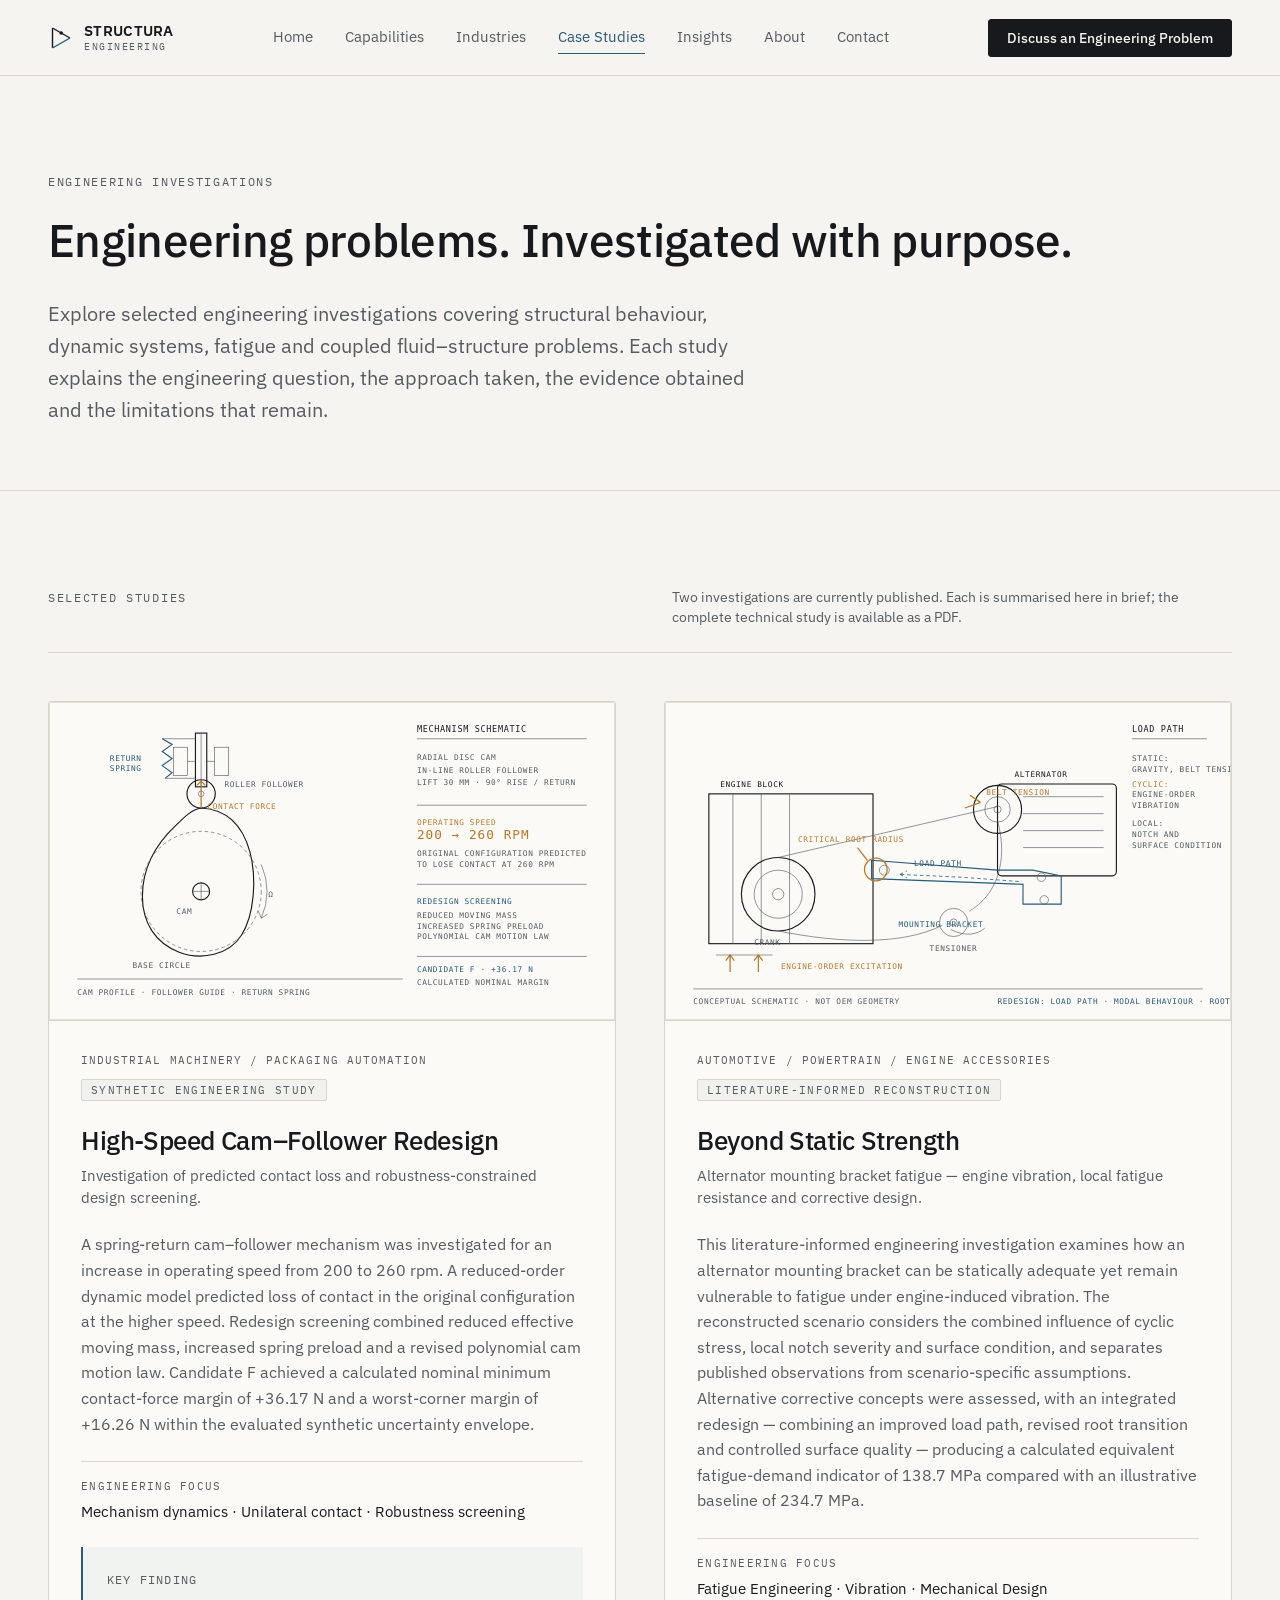
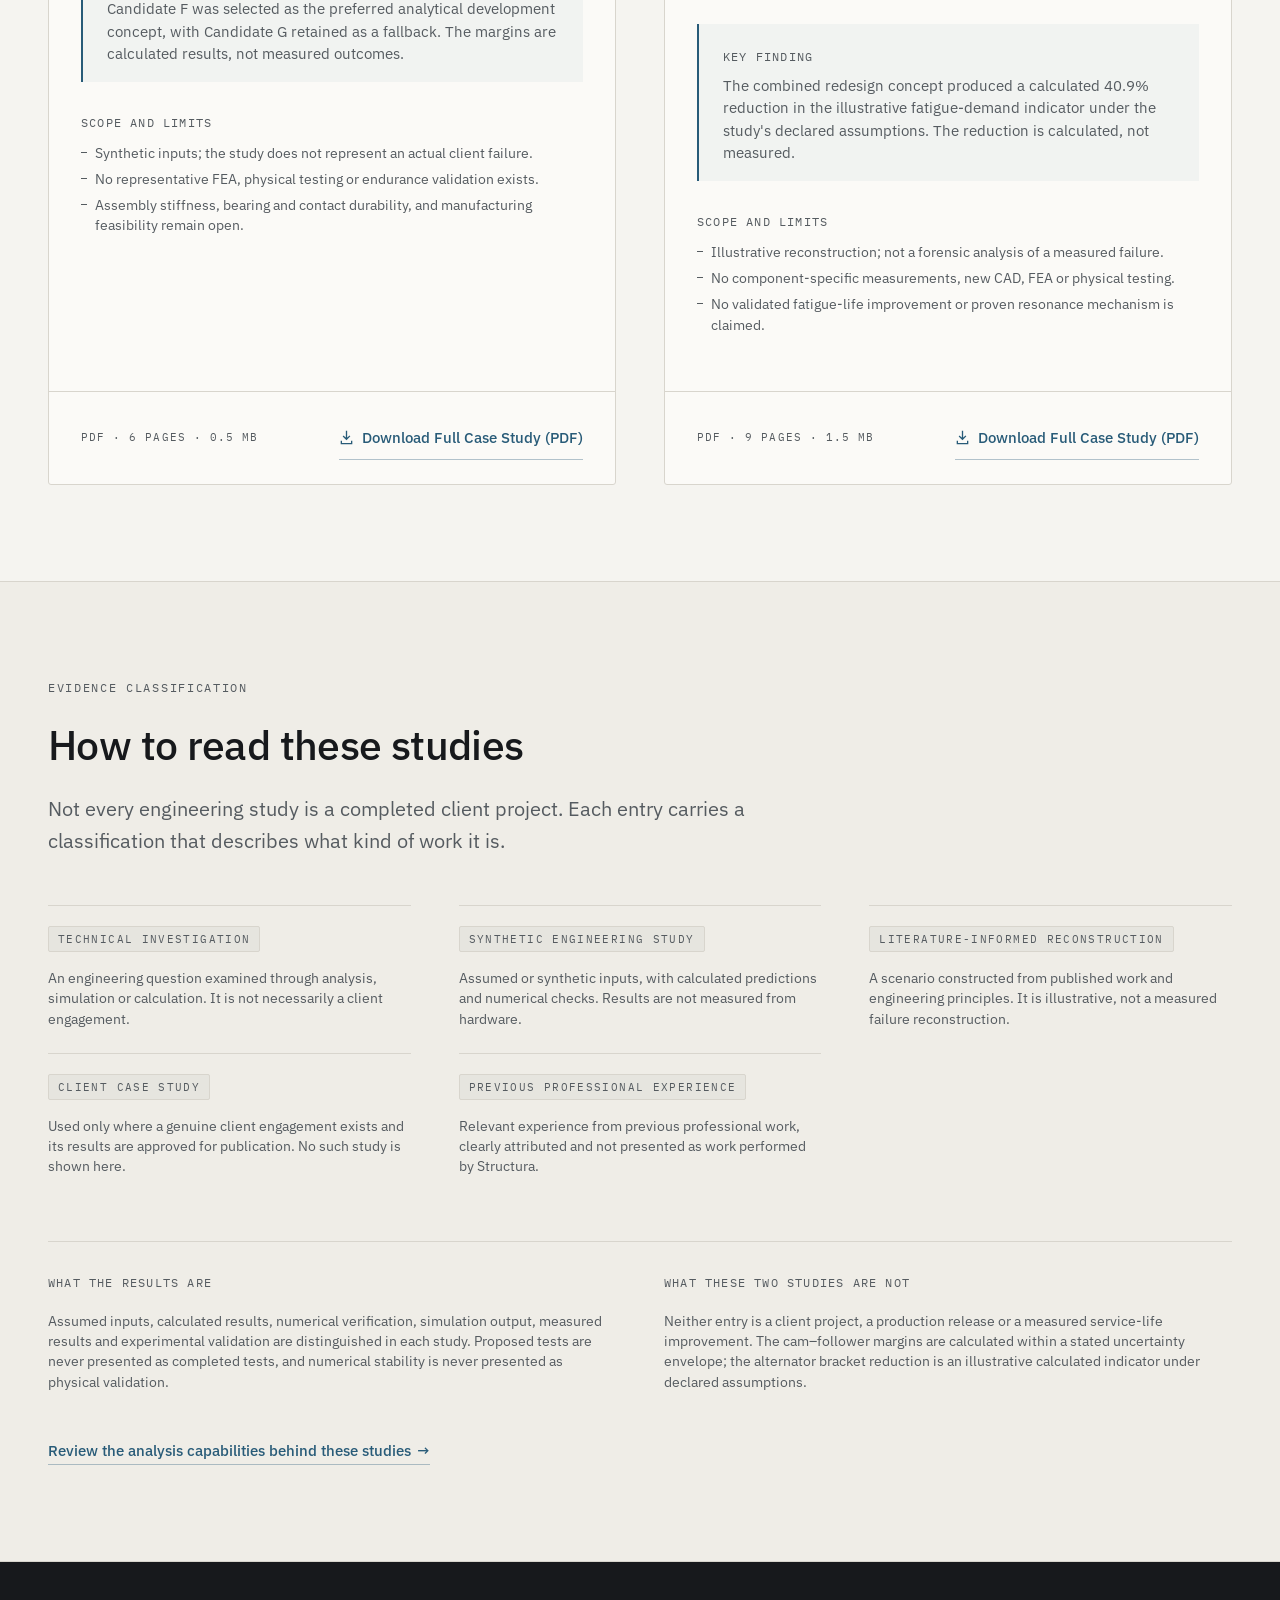
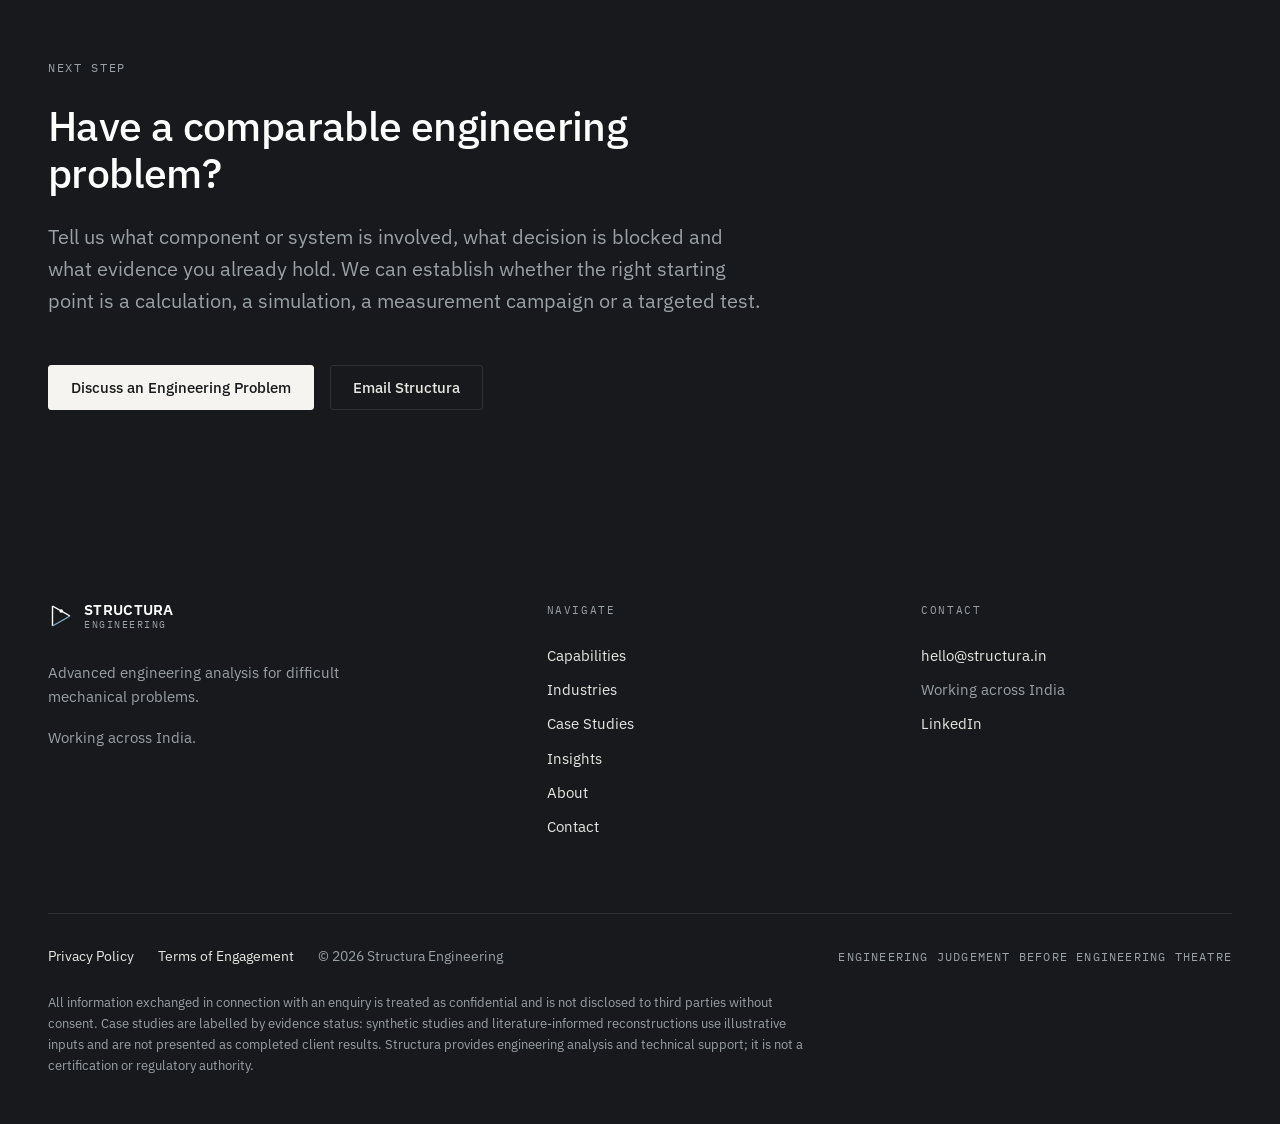
<file: case-studies.html>
<!DOCTYPE html>
<html lang="en">
<head>
<meta charset="utf-8">
<meta name="viewport" content="width=device-width, initial-scale=1">
<title>Engineering Case Studies | Structura Engineering</title>
<meta name="description" content="Explore selected engineering investigations in fluid–structure interaction, mechanism dynamics and fatigue engineering. Review concise findings and download full technical studies.">
<link rel="preconnect" href="https://fonts.googleapis.com">
<link rel="preconnect" href="https://fonts.gstatic.com" crossorigin>
<link href="https://fonts.googleapis.com/css2?family=IBM+Plex+Mono:wght@400;500&family=IBM+Plex+Sans:wght@400;500;600&display=swap" rel="stylesheet">
<link rel="stylesheet" href="styles.css">
</head>
<body>

<header class="header">
  <div class="header__inner">
    <a class="wordmark" href="index.html" aria-label="Structura Engineering — home">
      <svg class="wordmark__mark" width="26" height="26" viewBox="0 0 26 26" aria-hidden="true">
        <line x1="4.5" y1="3" x2="4.5" y2="23" stroke="#17191C" stroke-width="1.4"/>
        <line x1="4.5" y1="3" x2="22" y2="13" stroke="#17191C" stroke-width="1.4"/>
        <line x1="4.5" y1="23" x2="22" y2="13" stroke="#285B78" stroke-width="1.4"/>
        <circle cx="13.2" cy="8" r="1.8" fill="#17191C"/>
      </svg>
      <span class="wordmark__text">Structura<small>Engineering</small></span>
    </a>
    <nav class="nav" aria-label="Primary">
      <a href="index.html">Home</a>
      <a href="capabilities.html">Capabilities</a>
      <a href="industries.html">Industries</a>
      <a href="case-studies.html">Case Studies</a>
      <a href="insights.html">Insights</a>
      <a href="about.html">About</a>
      <a href="contact.html">Contact</a>
      <a class="btn btn--primary nav__cta" href="contact.html#intake-form">Discuss an Engineering Problem</a>
    </nav>
    <div class="header__cta">
      <a class="btn btn--primary" href="contact.html#intake-form">Discuss an Engineering Problem</a>
    </div>
    <button class="nav-toggle" aria-label="Toggle navigation" aria-expanded="false">
      <svg width="18" height="14" viewBox="0 0 18 14" aria-hidden="true">
        <line x1="0" y1="1" x2="18" y2="1" stroke="currentColor" stroke-width="1.5"/>
        <line x1="0" y1="7" x2="18" y2="7" stroke="currentColor" stroke-width="1.5"/>
        <line x1="0" y1="13" x2="18" y2="13" stroke="currentColor" stroke-width="1.5"/>
      </svg>
    </button>
  </div>
</header>

<main>

<!-- ============================================================ INTRODUCTION -->
<section class="page-head">
  <div class="wrap">
    <span class="eyebrow">Engineering investigations</span>
    <h1 class="display-page display-page--single">Engineering problems. Investigated with purpose.</h1>
    <p class="lede mt4">Explore selected engineering investigations covering structural behaviour, dynamic systems, fatigue and coupled fluid–structure problems. Each study explains the engineering question, the approach taken, the evidence obtained and the limitations that remain.</p>
  </div>
</section>

<!-- ============================================================ STUDIES -->
<section class="section">
  <div class="wrap">
    <div class="cs-intro">
      <span class="eyebrow">Selected studies</span>
      <p class="caption cs-intro__note">Two investigations are currently published. Each is summarised here in brief; the complete technical study is available as a PDF.</p>
    </div>

    <div class="cs-grid">

      <!-- ---------------------------------------------------- STUDY: CAM–FOLLOWER -->
      <article class="cs-card" id="cam-follower">
        <figure class="cs-card__media">
          <img src="assets/case-studies/cam-follower.svg" width="800" height="450" loading="lazy" decoding="async"
               alt="Technical diagram of a radial disc cam driving an in-line roller follower against a return spring, with the cam profile, follower guide and contact force indicated.">
        </figure>

        <div class="cs-card__body">
          <div class="cs-card__tags">
            <span class="mono">Industrial Machinery / Packaging Automation</span>
            <span class="badge badge--professional">Synthetic Engineering Study</span>
          </div>

          <h2 class="cs-card__title">High-Speed Cam–Follower Redesign</h2>
          <p class="cs-card__subtitle">Investigation of predicted contact loss and robustness-constrained design screening.</p>

          <p class="cs-card__summary">A spring-return cam–follower mechanism was investigated for an increase in operating speed from 200 to 260 rpm. A reduced-order dynamic model predicted loss of contact in the original configuration at the higher speed. Redesign screening combined reduced effective moving mass, increased spring preload and a revised polynomial cam motion law. Candidate F achieved a calculated nominal minimum contact-force margin of +36.17 N and a worst-corner margin of +16.26 N within the evaluated synthetic uncertainty envelope.</p>

          <dl class="cs-focus">
            <dt>Engineering focus</dt>
            <dd>Mechanism dynamics · Unilateral contact · Robustness screening</dd>
          </dl>

          <div class="cs-finding">
            <span class="mono">Key finding</span>
            <p>Candidate F was selected as the preferred analytical development concept, with Candidate G retained as a fallback. The margins are calculated results, not measured outcomes.</p>
          </div>

          <div class="cs-limits">
            <span class="mono">Scope and limits</span>
            <ul>
              <li>Synthetic inputs; the study does not represent an actual client failure.</li>
              <li>No representative FEA, physical testing or endurance validation exists.</li>
              <li>Assembly stiffness, bearing and contact durability, and manufacturing feasibility remain open.</li>
            </ul>
          </div>
        </div>

        <div class="cs-card__foot">
          <span class="mono cs-file">PDF · 6 pages · 0.5 MB</span>
          <a class="cs-download" href="downloads/Structura-Engineering-Cam-Follower-Redesign-Study.pdf" download
             aria-label="Download Full Case Study (PDF): High-Speed Cam–Follower Redesign, 6 pages, 0.5 megabytes">
            <svg width="15" height="15" viewBox="0 0 16 16" aria-hidden="true" focusable="false">
              <path d="M8 1.5v8.2M4.9 6.8 8 9.9l3.1-3.1M2.5 12.2v2.3h11v-2.3" fill="none" stroke="currentColor" stroke-width="1.4" stroke-linecap="square"/>
            </svg>
            Download Full Case Study (PDF)
          </a>
        </div>
      </article>

      <!-- ---------------------------------------------------- STUDY: ALTERNATOR BRACKET -->
      <article class="cs-card" id="alternator-bracket">
        <figure class="cs-card__media">
          <img src="assets/case-studies/alternator-bracket.svg" width="800" height="450" loading="lazy" decoding="async"
               alt="Technical diagram of an engine block, belt-driven alternator and mounting bracket, showing engine-order vibration input, belt tension and the bracket load path to the fatigue-critical root.">
        </figure>

        <div class="cs-card__body">
          <div class="cs-card__tags">
            <span class="mono">Automotive / Powertrain / Engine Accessories</span>
            <span class="badge badge--professional">Literature-Informed Reconstruction</span>
          </div>

          <h2 class="cs-card__title">Beyond Static Strength</h2>
          <p class="cs-card__subtitle">Alternator mounting bracket fatigue — engine vibration, local fatigue resistance and corrective design.</p>

          <p class="cs-card__summary">This literature-informed engineering investigation examines how an alternator mounting bracket can be statically adequate yet remain vulnerable to fatigue under engine-induced vibration. The reconstructed scenario considers the combined influence of cyclic stress, local notch severity and surface condition, and separates published observations from scenario-specific assumptions. Alternative corrective concepts were assessed, with an integrated redesign — combining an improved load path, revised root transition and controlled surface quality — producing a calculated equivalent fatigue-demand indicator of 138.7 MPa compared with an illustrative baseline of 234.7 MPa.</p>

          <dl class="cs-focus">
            <dt>Engineering focus</dt>
            <dd>Fatigue Engineering · Vibration · Mechanical Design</dd>
          </dl>

          <div class="cs-finding">
            <span class="mono">Key finding</span>
            <p>The combined redesign concept produced a calculated 40.9% reduction in the illustrative fatigue-demand indicator under the study's declared assumptions. The reduction is calculated, not measured.</p>
          </div>

          <div class="cs-limits">
            <span class="mono">Scope and limits</span>
            <ul>
              <li>Illustrative reconstruction; not a forensic analysis of a measured failure.</li>
              <li>No component-specific measurements, new CAD, FEA or physical testing.</li>
              <li>No validated fatigue-life improvement or proven resonance mechanism is claimed.</li>
            </ul>
          </div>
        </div>

        <div class="cs-card__foot">
          <span class="mono cs-file">PDF · 9 pages · 1.5 MB</span>
          <a class="cs-download" href="downloads/Structura-Engineering-Alternator-Bracket-Fatigue-Study.pdf" download
             aria-label="Download Full Case Study (PDF): Beyond Static Strength, alternator bracket fatigue, 9 pages, 1.5 megabytes">
            <svg width="15" height="15" viewBox="0 0 16 16" aria-hidden="true" focusable="false">
              <path d="M8 1.5v8.2M4.9 6.8 8 9.9l3.1-3.1M2.5 12.2v2.3h11v-2.3" fill="none" stroke="currentColor" stroke-width="1.4" stroke-linecap="square"/>
            </svg>
            Download Full Case Study (PDF)
          </a>
        </div>
      </article>

    </div>

  </div>
</section>

<!-- ============================================================ EVIDENCE LANGUAGE -->
<section class="section section--band">
  <div class="wrap">
    <span class="eyebrow">Evidence classification</span>
    <h2 class="h-section measure">How to read these studies</h2>
    <p class="lede mt3">Not every engineering study is a completed client project. Each entry carries a classification that describes what kind of work it is.</p>

    <div class="ev-labels mt5">
      <div class="ev-label">
        <span class="badge badge--professional">Technical Investigation</span>
        <p class="caption mt2">An engineering question examined through analysis, simulation or calculation. It is not necessarily a client engagement.</p>
      </div>
      <div class="ev-label">
        <span class="badge badge--professional">Synthetic Engineering Study</span>
        <p class="caption mt2">Assumed or synthetic inputs, with calculated predictions and numerical checks. Results are not measured from hardware.</p>
      </div>
      <div class="ev-label">
        <span class="badge badge--professional">Literature-Informed Reconstruction</span>
        <p class="caption mt2">A scenario constructed from published work and engineering principles. It is illustrative, not a measured failure reconstruction.</p>
      </div>
      <div class="ev-label">
        <span class="badge badge--professional">Client Case Study</span>
        <p class="caption mt2">Used only where a genuine client engagement exists and its results are approved for publication. No such study is shown here.</p>
      </div>
      <div class="ev-label">
        <span class="badge badge--professional">Previous Professional Experience</span>
        <p class="caption mt2">Relevant experience from previous professional work, clearly attributed and not presented as work performed by Structura.</p>
      </div>
    </div>

    <div class="ev-scale mt6">
      <div>
        <span class="mono">What the results are</span>
        <p class="caption mt2">Assumed inputs, calculated results, numerical verification, simulation output, measured results and experimental validation are distinguished in each study. Proposed tests are never presented as completed tests, and numerical stability is never presented as physical validation.</p>
      </div>
      <div>
        <span class="mono">What these two studies are not</span>
        <p class="caption mt2">Neither entry is a client project, a production release or a measured service-life improvement. The cam–follower margins are calculated within a stated uncertainty envelope; the alternator bracket reduction is an illustrative calculated indicator under declared assumptions.</p>
      </div>
    </div>

    <p class="caption mt5"><a class="arrow-link" href="capabilities.html">Review the analysis capabilities behind these studies <span aria-hidden="true">→</span></a></p>
  </div>
</section>

<!-- ============================================================ NEXT -->
<section class="section section--dark">
  <div class="wrap">
    <span class="eyebrow">Next step</span>
    <h2 class="h-section measure">Have a comparable engineering problem?</h2>
    <p class="lede mt3" style="color:#9AA1A7">Tell us what component or system is involved, what decision is blocked and what evidence you already hold. We can establish whether the right starting point is a calculation, a simulation, a measurement campaign or a targeted test.</p>
    <div class="btn-row">
      <a class="btn btn--primary" href="contact.html#intake-form">Discuss an Engineering Problem</a>
      <a class="btn btn--secondary" href="mailto:hello@structura.in">Email Structura</a>
    </div>
  </div>
</section>

</main>

<footer class="footer">
  <div class="wrap">
    <div class="footer__top">
      <div class="footer__brand">
        <a class="wordmark" href="index.html">
          <svg class="wordmark__mark" width="26" height="26" viewBox="0 0 26 26" aria-hidden="true">
            <line x1="4.5" y1="3" x2="4.5" y2="23" stroke="#FFFFFF" stroke-width="1.4"/>
            <line x1="4.5" y1="3" x2="22" y2="13" stroke="#FFFFFF" stroke-width="1.4"/>
            <line x1="4.5" y1="23" x2="22" y2="13" stroke="#7FA9C4" stroke-width="1.4"/>
            <circle cx="13.2" cy="8" r="1.8" fill="#FFFFFF"/>
          </svg>
          <span class="wordmark__text">Structura<small>Engineering</small></span>
        </a>
        <p class="footer__tagline">Advanced engineering analysis for difficult mechanical problems.</p>
        <p class="footer__tagline" style="margin-top:8px">Working across India.</p>
      </div>
      <div>
        <h4>Navigate</h4>
        <ul>
          <li><a href="capabilities.html">Capabilities</a></li>
          <li><a href="industries.html">Industries</a></li>
          <li><a href="case-studies.html">Case Studies</a></li>
          <li><a href="insights.html">Insights</a></li>
          <li><a href="about.html">About</a></li>
          <li><a href="contact.html">Contact</a></li>
        </ul>
      </div>
      <div>
        <h4>Contact</h4>
        <ul>
          <li><a href="mailto:hello@structura.in">hello@structura.in</a></li>
          <li>Working across India</li>
          <li><a href="https://www.linkedin.com/" rel="noopener">LinkedIn</a></li>
        </ul>
      </div>
    </div>
    <div class="footer__bottom">
      <div class="footer__legal">
        <a href="privacy.html">Privacy Policy</a>
        <a href="terms.html">Terms of Engagement</a>
        <span>© 2026 Structura Engineering</span>
      </div>
      <span class="mono" style="color:#9AA1A7">Engineering judgement before engineering theatre</span>
    </div>
    <p class="footer__note">All information exchanged in connection with an enquiry is treated as confidential and is not disclosed to third parties without consent. Case studies are labelled by evidence status: synthetic studies and literature-informed reconstructions use illustrative inputs and are not presented as completed client results. Structura provides engineering analysis and technical support; it is not a certification or regulatory authority.</p>
  </div>
</footer>

<script src="main.js"></script>
</body>
</html>
</file>
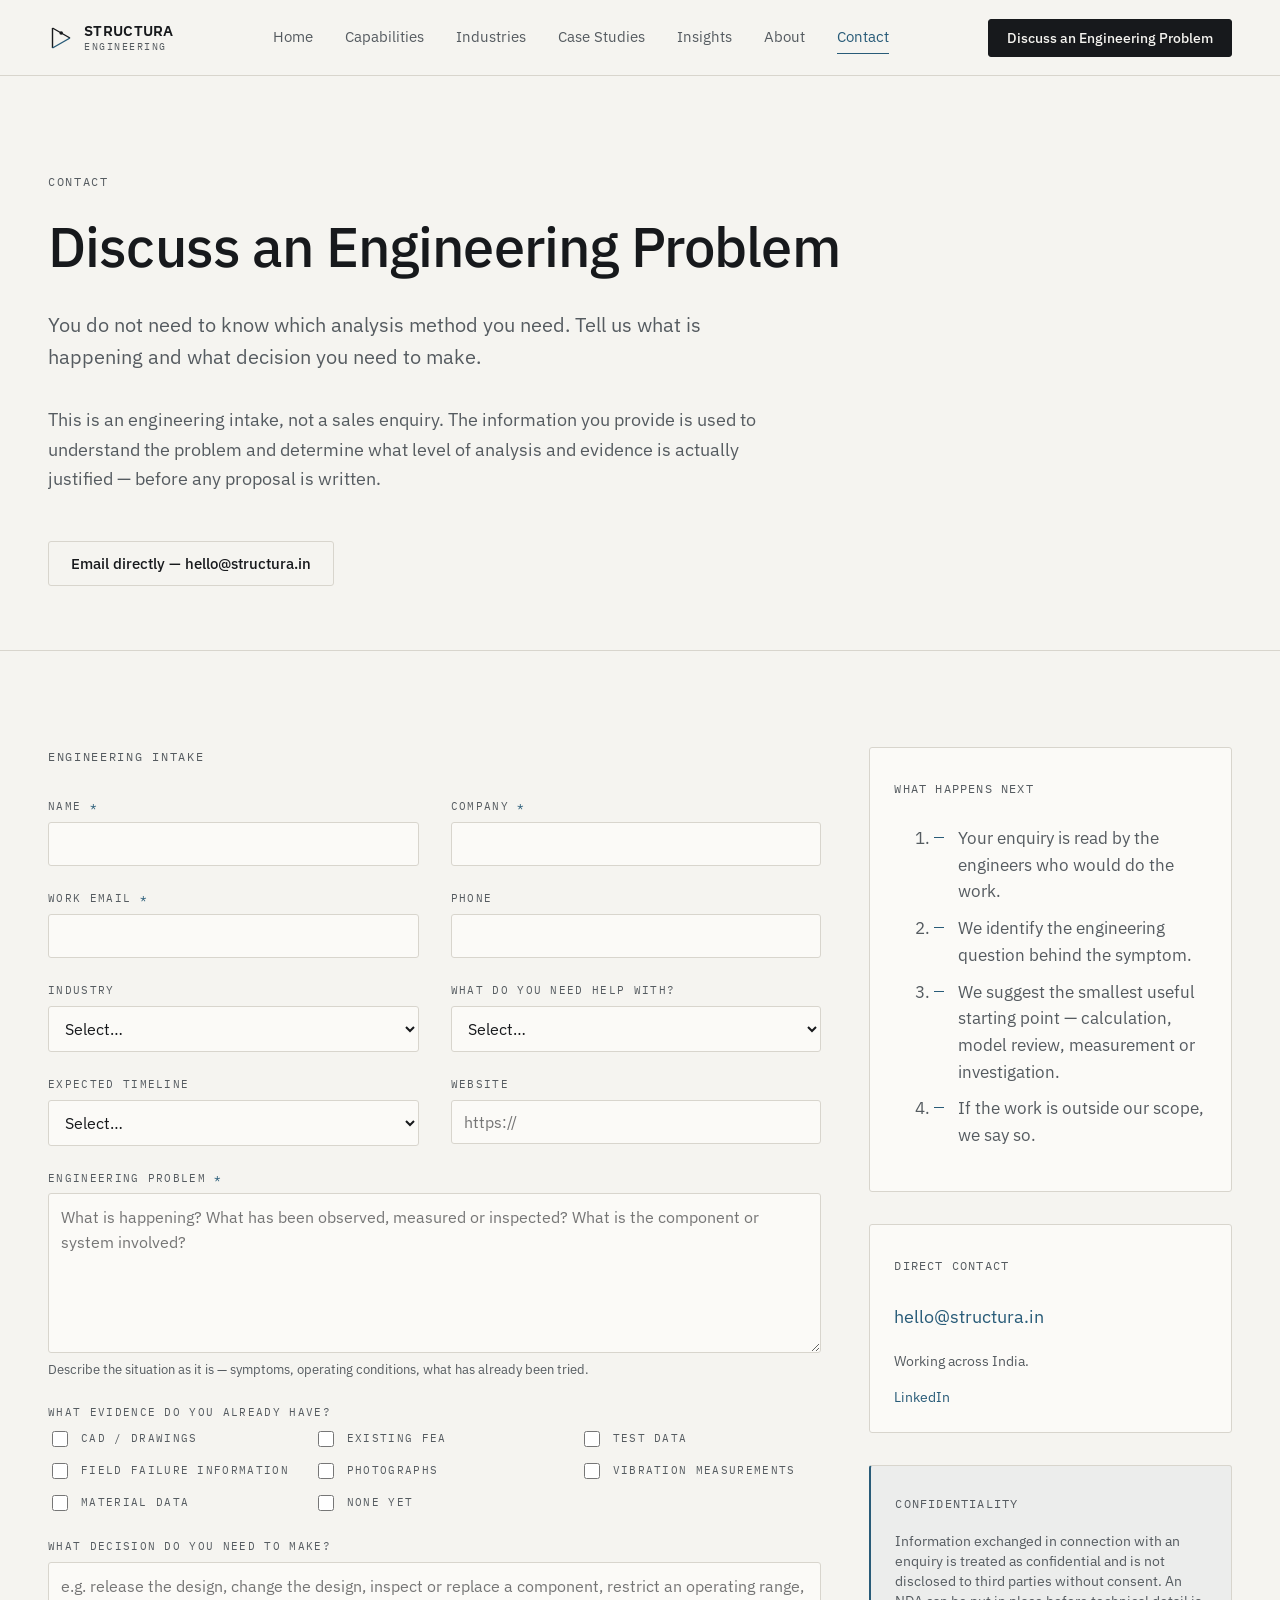
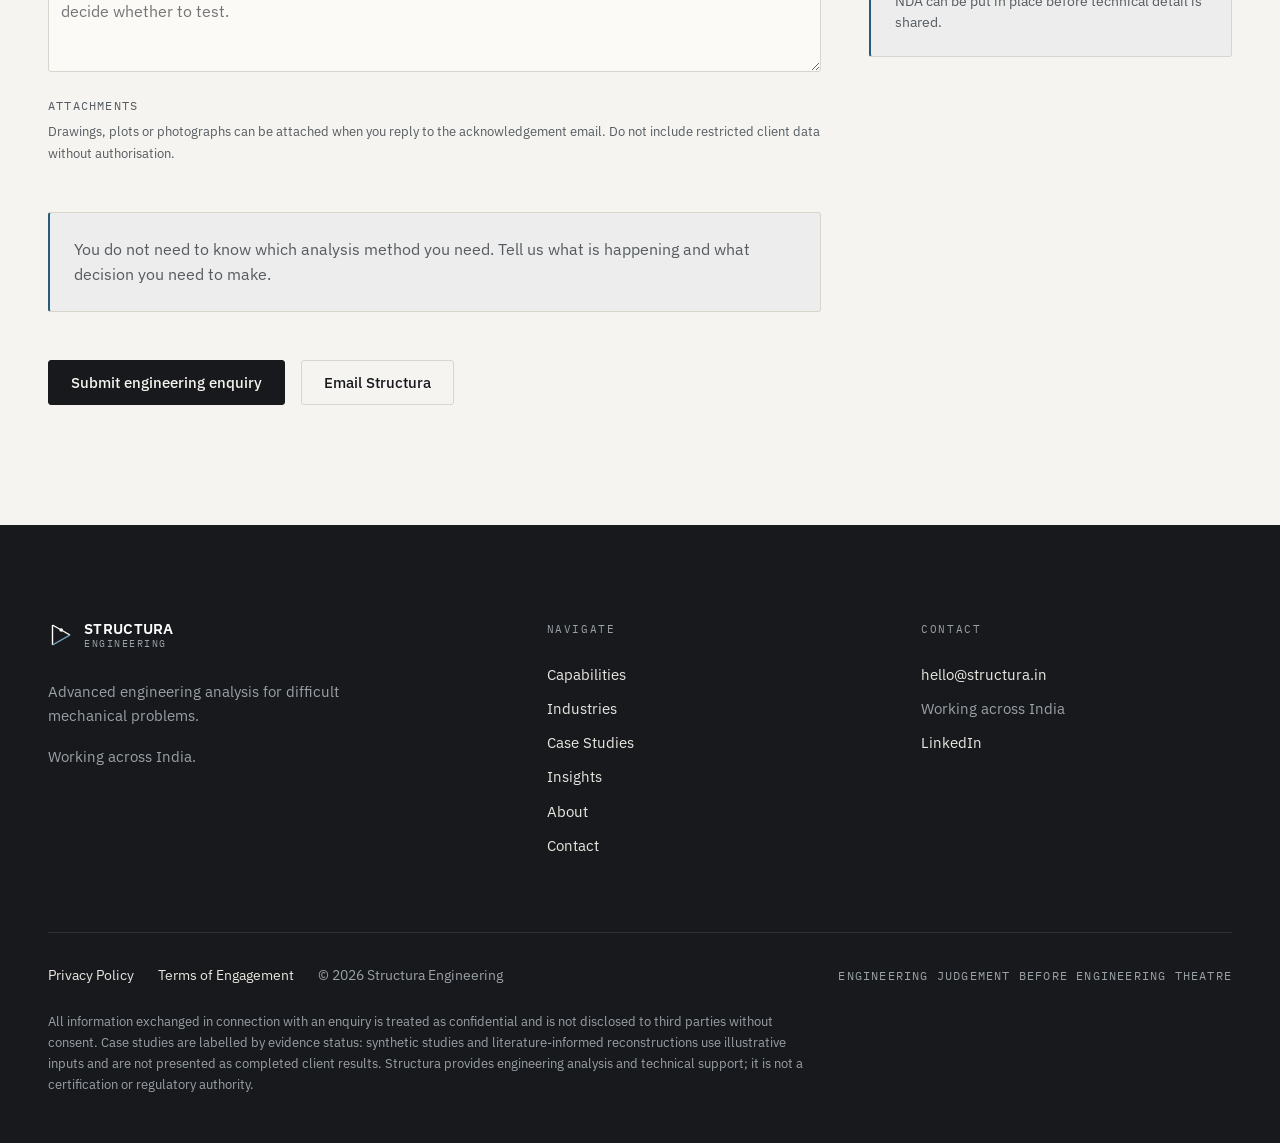
<file: contact.html>
<!DOCTYPE html>
<html lang="en">
<head>
<meta charset="utf-8">
<meta name="viewport" content="width=device-width, initial-scale=1">
<title>Contact — Structura Engineering</title>
<meta name="description" content="Discuss an engineering problem with Structura Engineering. An engineering intake, not a lead-generation form: tell us what is happening and what decision you need to make.">
<link rel="canonical" href="https://structura.in/">
<link rel="preconnect" href="https://fonts.googleapis.com">
<link rel="preconnect" href="https://fonts.gstatic.com" crossorigin>
<link href="https://fonts.googleapis.com/css2?family=IBM+Plex+Mono:wght@400;500&family=IBM+Plex+Sans:wght@400;500;600&display=swap" rel="stylesheet">
<link rel="stylesheet" href="styles.css">
</head>
<body>

<!-- Skip link -->
<a class="skip-link" href="#main" style="position:absolute;left:-999px;top:auto;width:1px;height:1px;overflow:hidden;z-index:1000">Skip to main content</a>



<header class="header">
  <div class="header__inner">
    <a class="wordmark" href="index.html" aria-label="Structura Engineering — home">
      <svg class="wordmark__mark" width="26" height="26" viewBox="0 0 26 26" aria-hidden="true">
        <line x1="4.5" y1="3" x2="4.5" y2="23" stroke="#17191C" stroke-width="1.4"/>
        <line x1="4.5" y1="3" x2="22" y2="13" stroke="#17191C" stroke-width="1.4"/>
        <line x1="4.5" y1="23" x2="22" y2="13" stroke="#285B78" stroke-width="1.4"/>
        <circle cx="13.2" cy="8" r="1.8" fill="#17191C"/>
      </svg>
      <span class="wordmark__text">Structura<small>Engineering</small></span>
    </a>
    <nav class="nav" aria-label="Primary">
      <a href="index.html">Home</a>
      <a href="capabilities.html">Capabilities</a>
      <a href="industries.html">Industries</a>
      <a href="case-studies.html">Case Studies</a>
      <a href="insights.html">Insights</a>
      <a href="about.html">About</a>
      <a href="contact.html">Contact</a>
      <a class="btn btn--primary nav__cta" href="contact.html#intake-form">Discuss an Engineering Problem</a>
    </nav>
    <div class="header__cta">
      <a class="btn btn--primary" href="contact.html#intake-form">Discuss an Engineering Problem</a>
    </div>
    <button class="nav-toggle" aria-label="Toggle navigation" aria-expanded="false">
      <svg width="18" height="14" viewBox="0 0 18 14" aria-hidden="true">
        <line x1="0" y1="1" x2="18" y2="1" stroke="currentColor" stroke-width="1.5"/>
        <line x1="0" y1="7" x2="18" y2="7" stroke="currentColor" stroke-width="1.5"/>
        <line x1="0" y1="13" x2="18" y2="13" stroke="currentColor" stroke-width="1.5"/>
      </svg>
    </button>
  </div>
</header>

<main>

<section class="page-head">
  <div class="wrap">
    <span class="eyebrow">Contact</span>
    <h1 class="display-page">Discuss an Engineering Problem</h1>
    <p class="lede mt4">You do not need to know which analysis method you need. Tell us what is happening and what decision you need to make.</p>
    <p class="body mt4">This is an engineering intake, not a sales enquiry. The information you provide is used to understand the problem and determine what level of analysis and evidence is actually justified — before any proposal is written.</p>
    <div class="btn-row">
      <a class="btn btn--secondary" href="mailto:hello@structura.in">Email directly — hello@structura.in</a>
    </div>
  </div>
</section>

<section class="section">
  <div class="wrap">
    <div class="grid">
      <!-- ================================== Form -->
      <div style="grid-column:span 8">
        <span class="eyebrow">Engineering intake</span>
        <form id="intake-form" novalidate>
          <div class="form-grid mt4">
            <div class="field">
              <label for="f-name">Name <span class="req">*</span></label>
              <input type="text" id="f-name" name="Name" autocomplete="name" required>
            </div>
            <div class="field">
              <label for="f-company">Company <span class="req">*</span></label>
              <input type="text" id="f-company" name="Company" autocomplete="organization" required>
            </div>
            <div class="field">
              <label for="f-email">Work email <span class="req">*</span></label>
              <input type="email" id="f-email" name="Work email" autocomplete="email" required>
            </div>
            <div class="field">
              <label for="f-phone">Phone</label>
              <input type="tel" id="f-phone" name="Phone" autocomplete="tel">
            </div>
            <div class="field">
              <label for="f-industry">Industry</label>
              <select id="f-industry" name="Industry">
                <option value="">Select…</option>
                <option>Industrial equipment &amp; machinery</option>
                <option>Automotive &amp; mobility</option>
                <option>Aerospace &amp; advanced structures</option>
                <option>Heavy equipment, mining &amp; energy</option>
                <option>Process / pumps / manufacturing</option>
                <option>Rail / rolling stock</option>
                <option>Construction / infrastructure</option>
                <option>Other</option>
              </select>
            </div>
            <div class="field">
              <label for="f-help">What do you need help with?</label>
              <select id="f-help" name="Help with">
                <option value="">Select…</option>
                <option>Failure investigation &amp; root cause</option>
                <option>Verification &amp; validation / model review</option>
                <option>Advanced structural analysis</option>
                <option>Fatigue, damage tolerance &amp; structural life</option>
                <option>Dynamics, vibration &amp; stability</option>
                <option>Design improvement</option>
                <option>Independent technical review</option>
                <option>Not sure yet</option>
              </select>
            </div>
            <div class="field">
              <label for="f-timeline">Expected timeline</label>
              <select id="f-timeline" name="Timeline">
                <option value="">Select…</option>
                <option>Urgent — a problem is occurring now</option>
                <option>Within 2–4 weeks</option>
                <option>Within 1–3 months</option>
                <option>Planning / budgeting stage</option>
                <option>Not defined yet</option>
              </select>
            </div>
            <div class="field">
              <label for="f-site">Website</label>
              <input type="url" id="f-site" name="Website" placeholder="https://">
            </div>

            <div class="field field--full">
              <label for="f-problem">Engineering problem <span class="req">*</span></label>
              <textarea id="f-problem" name="Engineering problem" required placeholder="What is happening? What has been observed, measured or inspected? What is the component or system involved?"></textarea>
              <span class="hint">Describe the situation as it is — symptoms, operating conditions, what has already been tried.</span>
            </div>

            <div class="field field--full">
              <label>What evidence do you already have?</label>
              <div class="checkgrid">
                <label class="check"><input type="checkbox" name="Evidence" value="CAD / drawings"> CAD / drawings</label>
                <label class="check"><input type="checkbox" name="Evidence" value="Existing FEA"> Existing FEA</label>
                <label class="check"><input type="checkbox" name="Evidence" value="Test data"> Test data</label>
                <label class="check"><input type="checkbox" name="Evidence" value="Field failure information"> Field failure information</label>
                <label class="check"><input type="checkbox" name="Evidence" value="Photographs"> Photographs</label>
                <label class="check"><input type="checkbox" name="Evidence" value="Vibration measurements"> Vibration measurements</label>
                <label class="check"><input type="checkbox" name="Evidence" value="Material data"> Material data</label>
                <label class="check"><input type="checkbox" name="Evidence" value="None yet"> None yet</label>
              </div>
            </div>

            <div class="field field--full">
              <label for="f-decision">What decision do you need to make?</label>
              <textarea id="f-decision" name="Decision needed" style="min-height:110px" placeholder="e.g. release the design, change the design, inspect or replace a component, restrict an operating range, decide whether to test."></textarea>
            </div>

            <div class="field field--full">
              <span class="mono">Attachments</span>
              <span class="hint" id="f-files-hint">Drawings, plots or photographs can be attached when you reply to the acknowledgement email. Do not include restricted client data without authorisation.</span>
            </div>
          </div>

          <p class="note mt5">You do not need to know which analysis method you need. Tell us what is happening and what decision you need to make.</p>

          <div class="btn-row">
            <button type="submit" class="btn btn--primary">Submit engineering enquiry</button>
            <a class="btn btn--secondary" href="mailto:hello@structura.in">Email Structura</a>
          </div>

          <p class="caption mt3" id="form-status" role="status" aria-live="polite"></p>
        </form>
      </div>

      <!-- ================================== Aside -->
      <div style="grid-column:span 4">
        <div class="figure">
          <span class="mono">What happens next</span>
          <ol class="tlist mt3" style="counter-reset:step">
            <li>Your enquiry is read by the engineers who would do the work.</li>
            <li>We identify the engineering question behind the symptom.</li>
            <li>We suggest the smallest useful starting point — calculation, model review, measurement or investigation.</li>
            <li>If the work is outside our scope, we say so.</li>
          </ol>
        </div>

        <div class="figure mt4">
          <span class="mono">Direct contact</span>
          <p class="mt3"><a href="mailto:hello@structura.in">hello@structura.in</a></p>
          <p class="caption mt2">Working across India.</p>
          <p class="caption mt2"><a href="https://www.linkedin.com/" rel="noopener">LinkedIn</a></p>
        </div>

        <div class="note mt4">
          <span class="mono">Confidentiality</span>
          <p class="caption mt2" style="margin-bottom:0">Information exchanged in connection with an enquiry is treated as confidential and is not disclosed to third parties without consent. An NDA can be put in place before technical detail is shared.</p>
        </div>
      </div>
    </div>
  </div>
</section>

</main>

<footer class="footer">
  <div class="wrap">
    <div class="footer__top">
      <div class="footer__brand">
        <a class="wordmark" href="index.html">
          <svg class="wordmark__mark" width="26" height="26" viewBox="0 0 26 26" aria-hidden="true">
            <line x1="4.5" y1="3" x2="4.5" y2="23" stroke="#FFFFFF" stroke-width="1.4"/>
            <line x1="4.5" y1="3" x2="22" y2="13" stroke="#FFFFFF" stroke-width="1.4"/>
            <line x1="4.5" y1="23" x2="22" y2="13" stroke="#7FA9C4" stroke-width="1.4"/>
            <circle cx="13.2" cy="8" r="1.8" fill="#FFFFFF"/>
          </svg>
          <span class="wordmark__text">Structura<small>Engineering</small></span>
        </a>
        <p class="footer__tagline">Advanced engineering analysis for difficult mechanical problems.</p>
        <p class="footer__tagline" style="margin-top:8px">Working across India.</p>
      </div>
      <div>
        <h4>Navigate</h4>
        <ul>
          <li><a href="capabilities.html">Capabilities</a></li>
          <li><a href="industries.html">Industries</a></li>
          <li><a href="case-studies.html">Case Studies</a></li>
          <li><a href="insights.html">Insights</a></li>
          <li><a href="about.html">About</a></li>
          <li><a href="contact.html">Contact</a></li>
        </ul>
      </div>
      <div>
        <h4>Contact</h4>
        <ul>
          <li><a href="mailto:hello@structura.in">hello@structura.in</a></li>
          <li>Working across India</li>
          <li><a href="https://www.linkedin.com/" rel="noopener">LinkedIn</a></li>
        </ul>
      </div>
    </div>
    <div class="footer__bottom">
      <div class="footer__legal">
        <a href="privacy.html">Privacy Policy</a>
        <a href="terms.html">Terms of Engagement</a>
        <span>© 2026 Structura Engineering</span>
      </div>
      <span class="mono" style="color:#9AA1A7">Engineering judgement before engineering theatre</span>
    </div>
    <p class="footer__note">All information exchanged in connection with an enquiry is treated as confidential and is not disclosed to third parties without consent. Case studies are labelled by evidence status: synthetic studies and literature-informed reconstructions use illustrative inputs and are not presented as completed client results. Structura provides engineering analysis and technical support; it is not a certification or regulatory authority.</p>
  </div>
</footer>

<script src="main.js"></script>
</body>
</html>
</file>
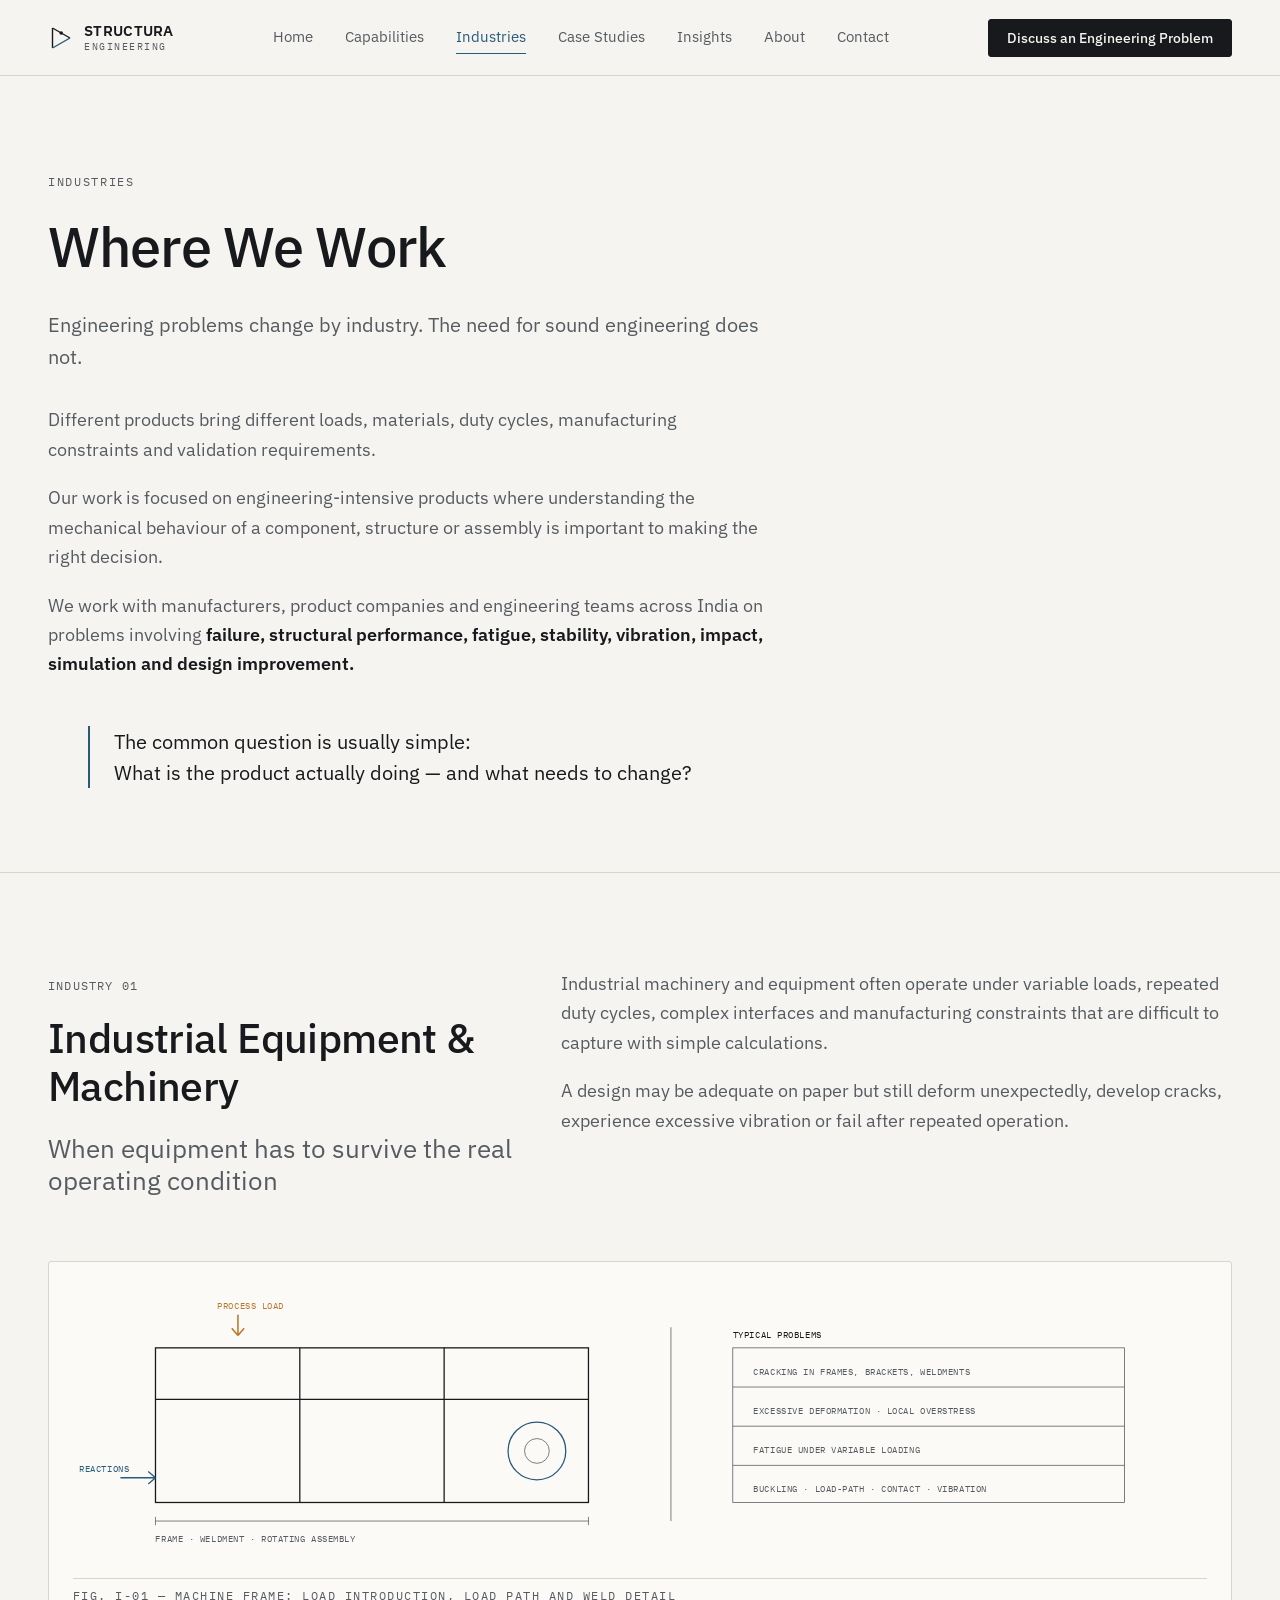
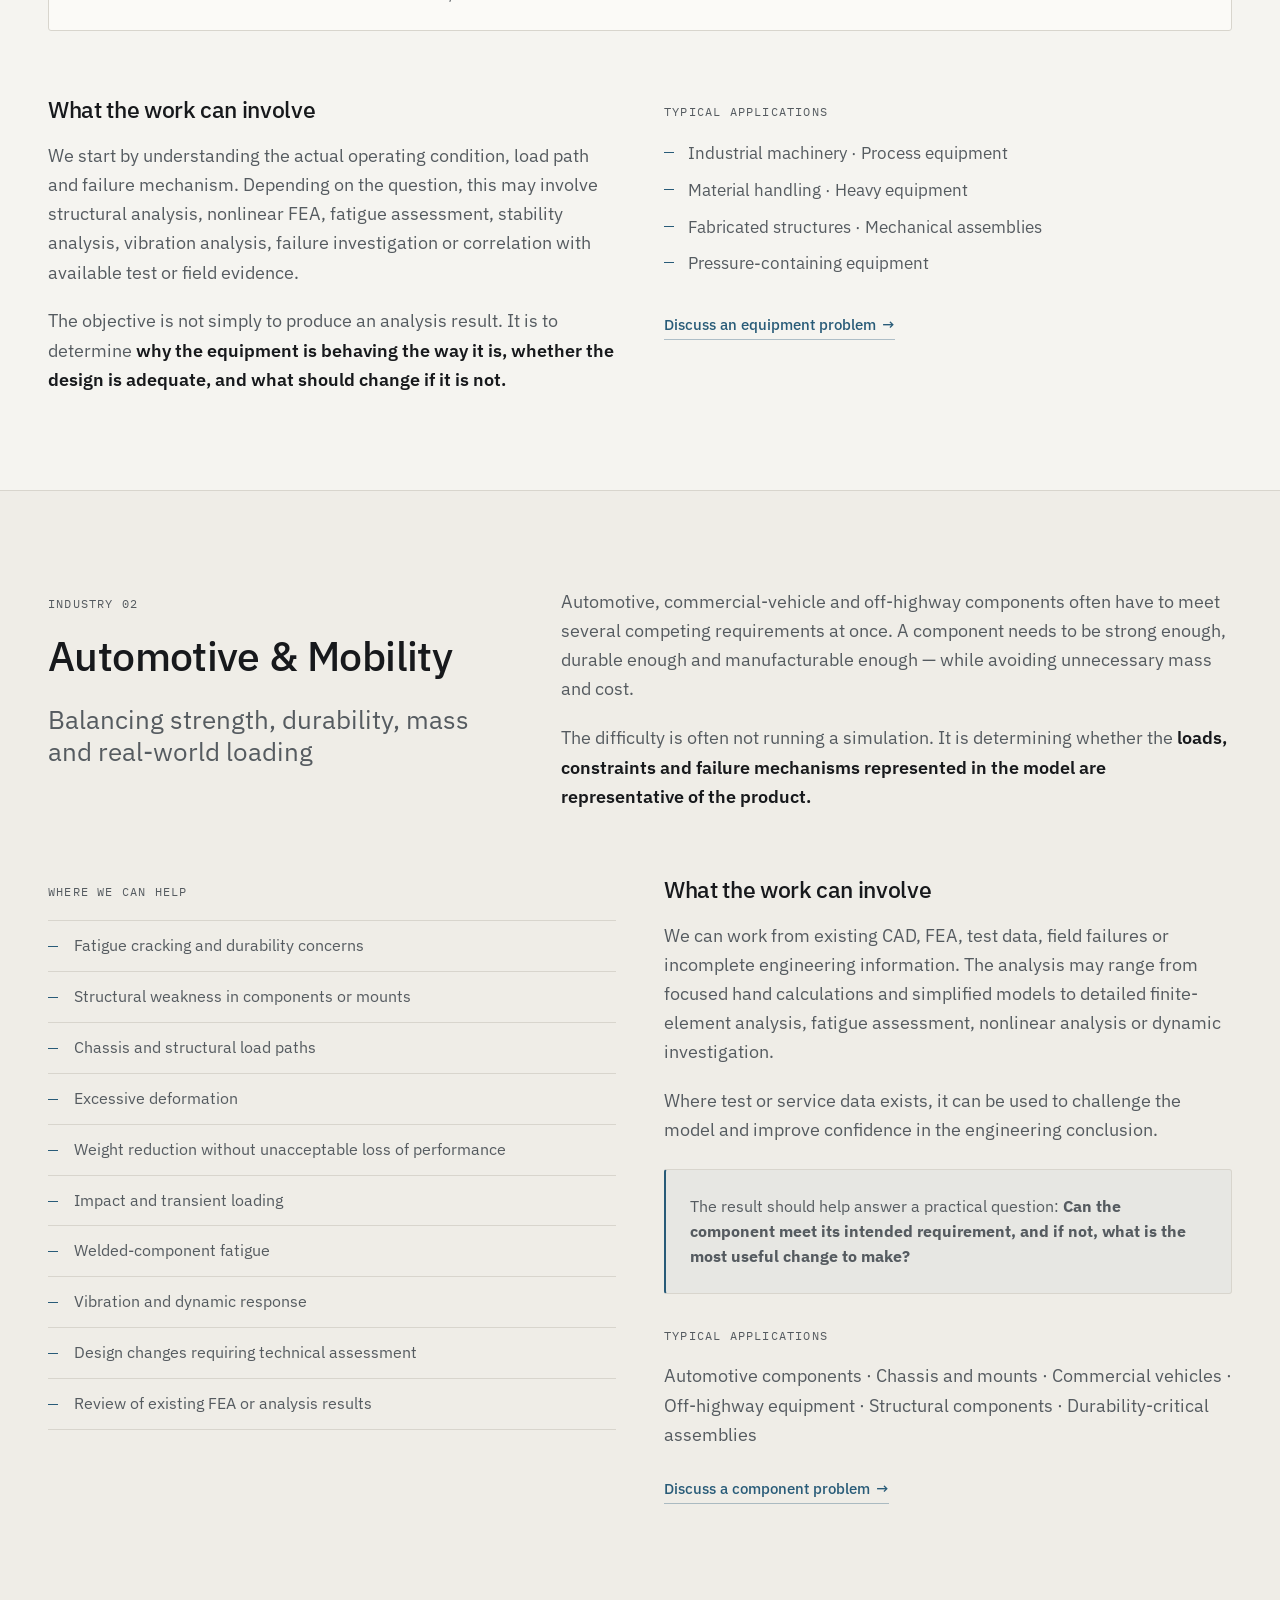
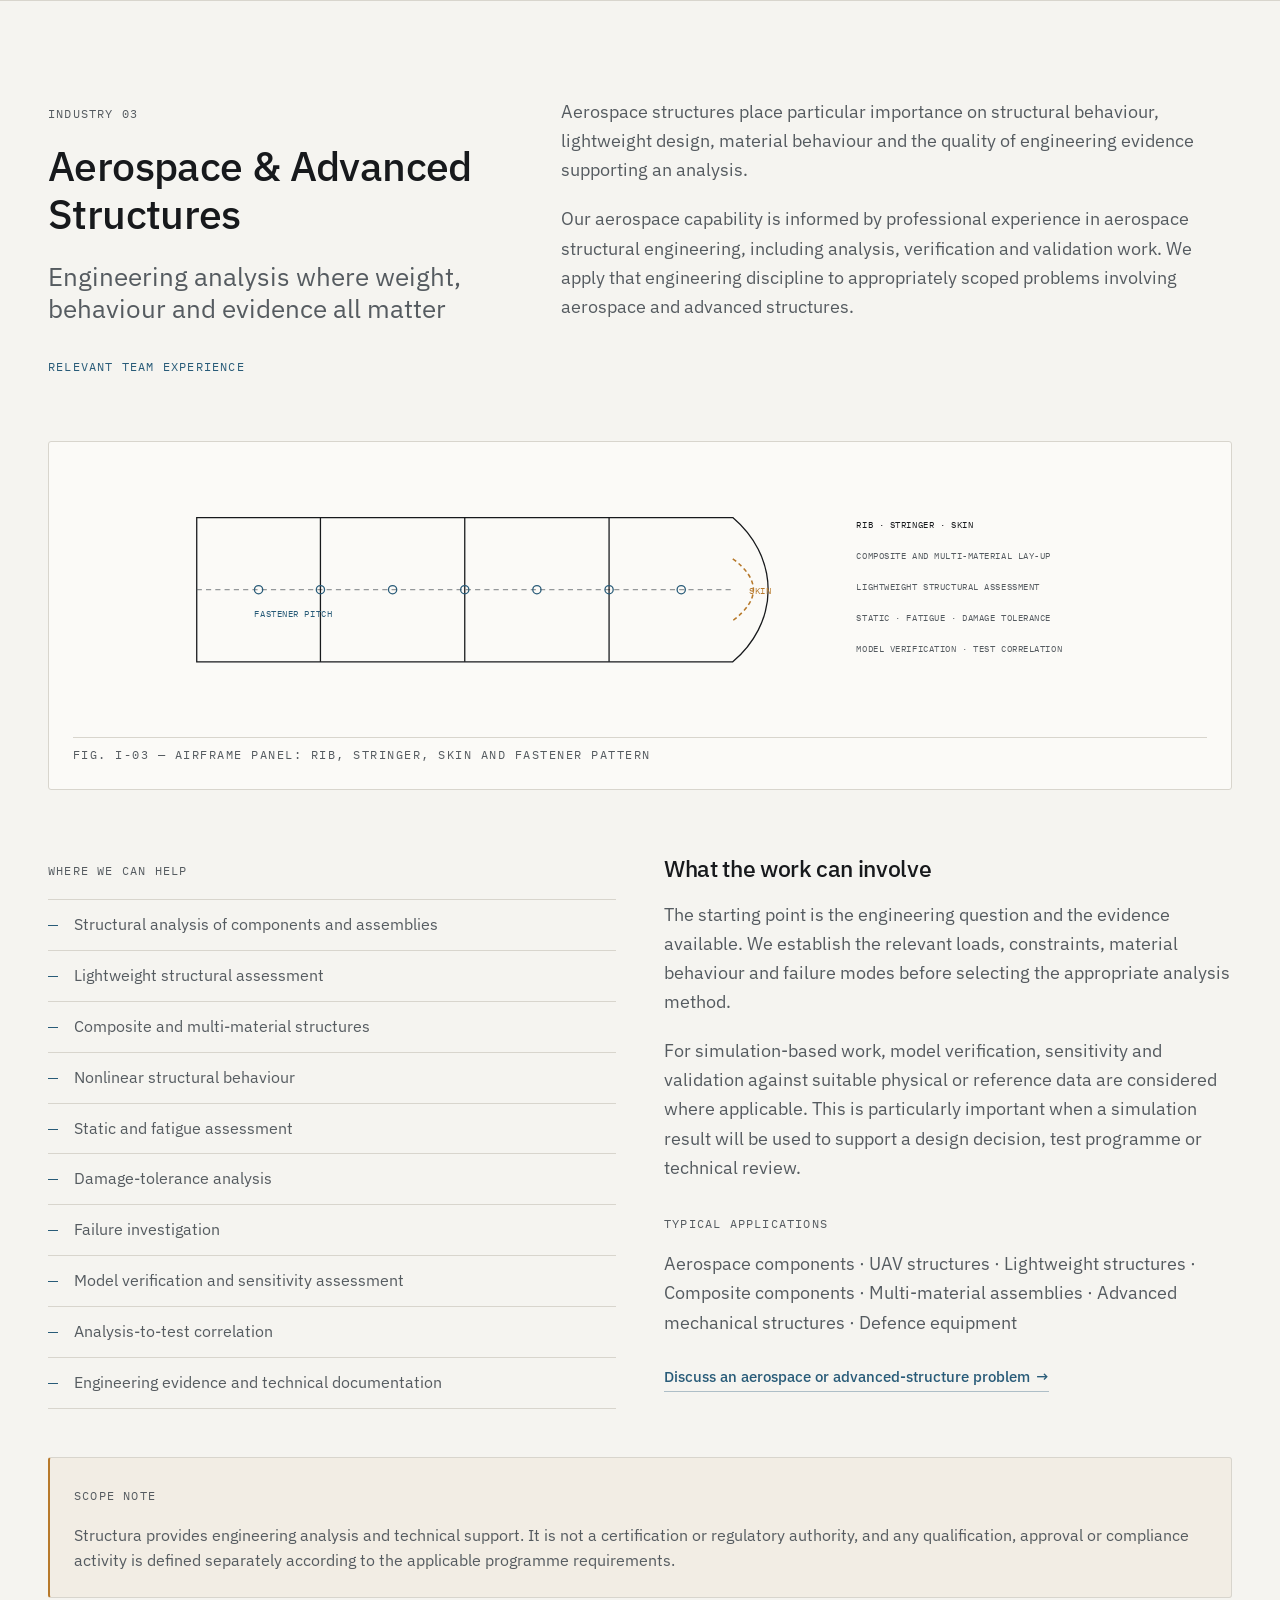
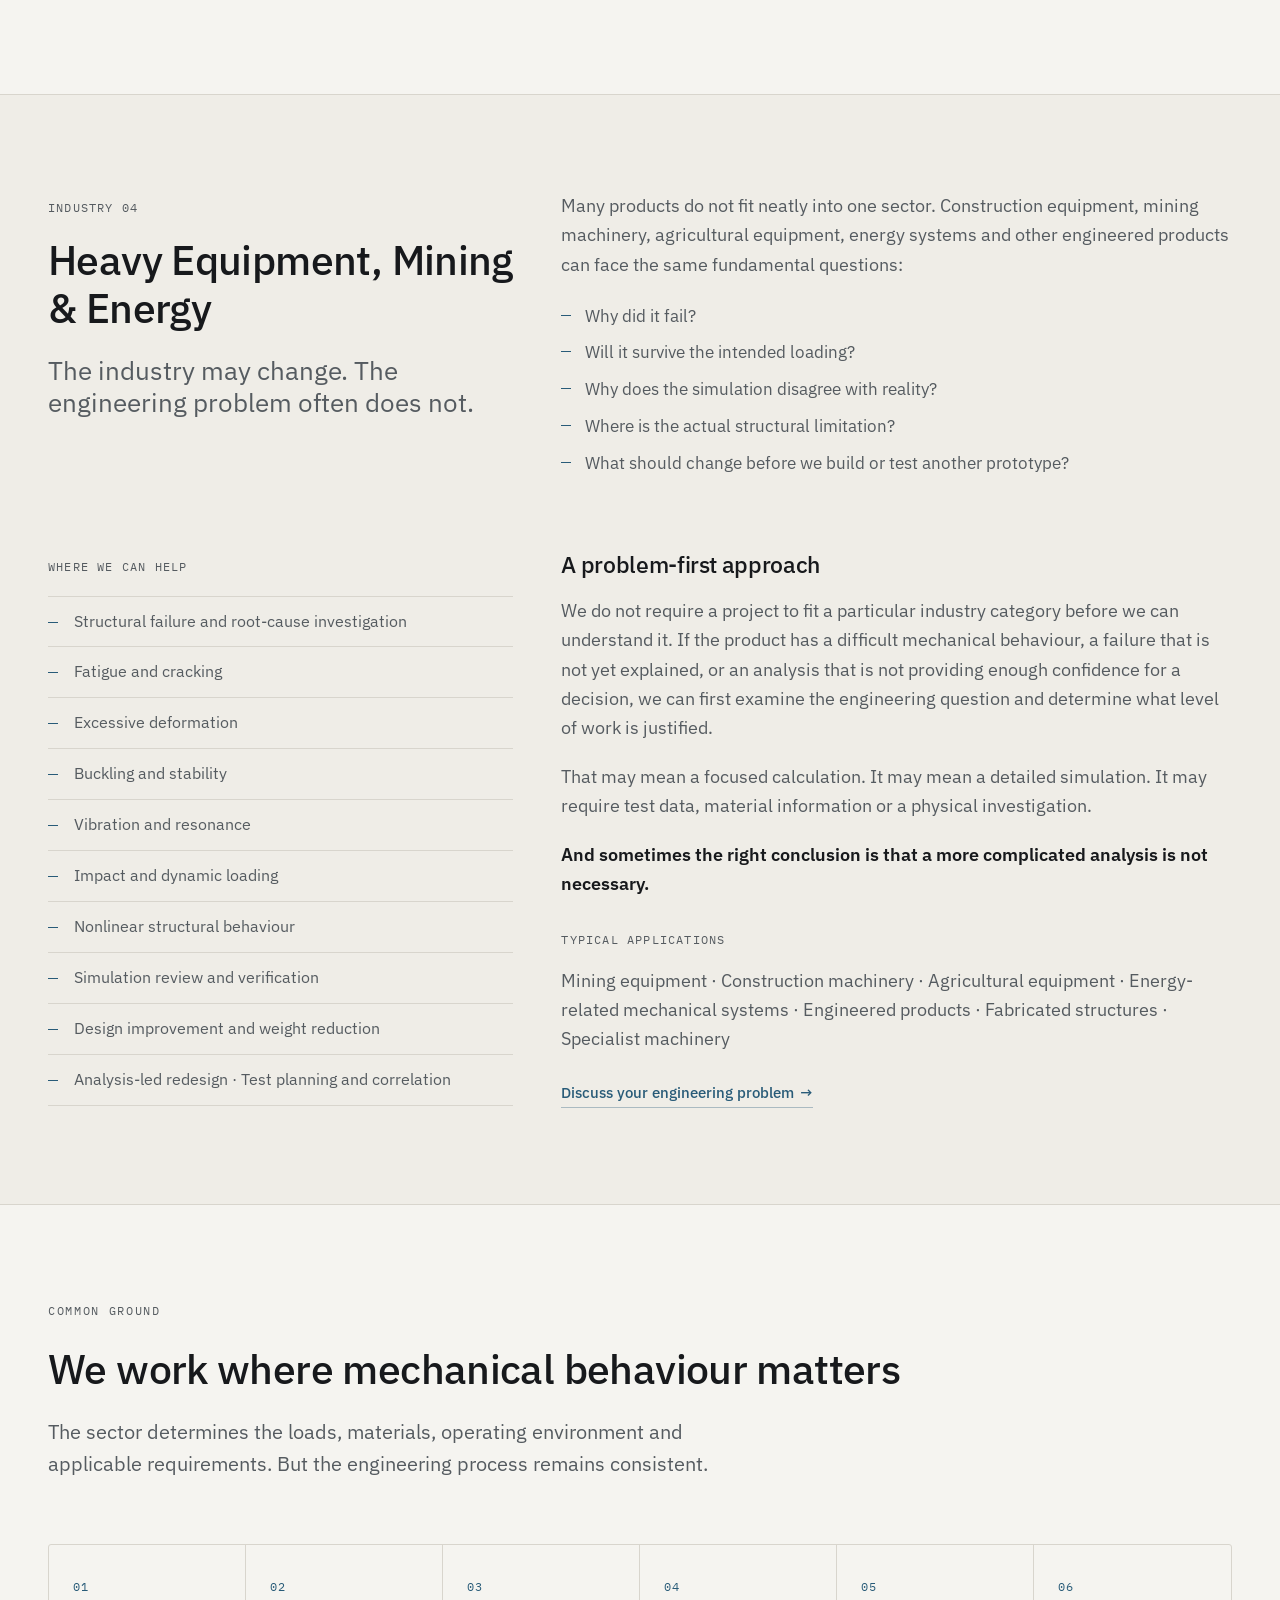
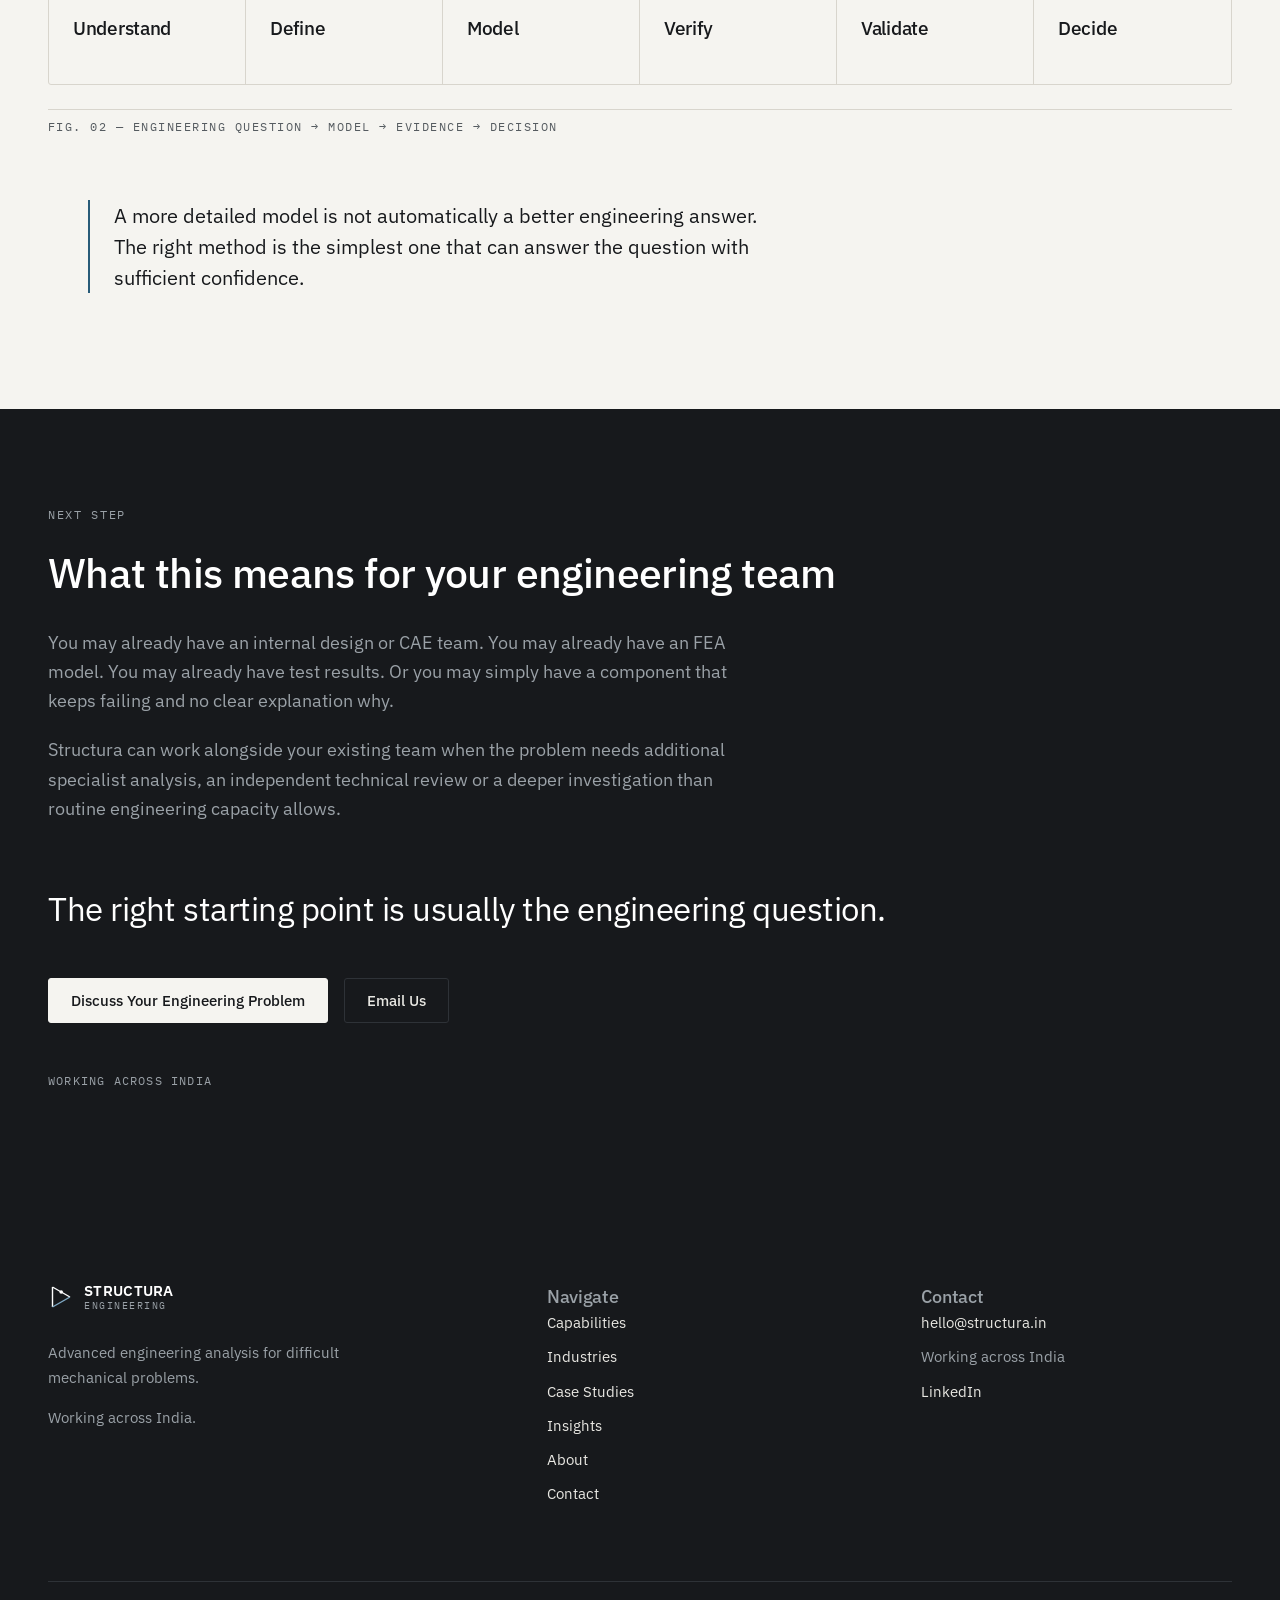
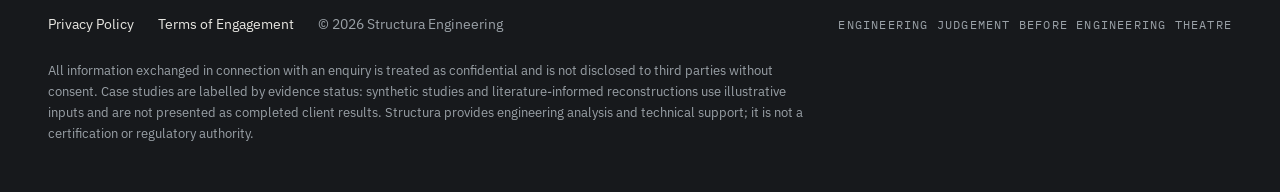
<file: industries.html>
<!DOCTYPE html>
<html lang="en">
<head>
<meta charset="utf-8">
<meta name="viewport" content="width=device-width, initial-scale=1">
<title>Industries — Structura Engineering</title>
<link rel="canonical" href="https://structura.in/">
<meta name="description" content="Where Structura works: industrial equipment and machinery, automotive and mobility, aerospace and advanced structures, heavy equipment, mining and energy.">
<link rel="preconnect" href="https://fonts.googleapis.com">
<link rel="preconnect" href="https://fonts.gstatic.com" crossorigin>
<link href="https://fonts.googleapis.com/css2?family=IBM+Plex+Mono:wght@400;500&family=IBM+Plex+Sans:wght@400;500;600&display=swap" rel="stylesheet">
<link rel="stylesheet" href="styles.css">
</head>
<body>

<header class="header">
  <div class="header__inner">
    <a class="wordmark" href="index.html" aria-label="Structura Engineering — home">
      <svg class="wordmark__mark" width="26" height="26" viewBox="0 0 26 26" aria-hidden="true">
        <line x1="4.5" y1="3" x2="4.5" y2="23" stroke="#17191C" stroke-width="1.4"/>
        <line x1="4.5" y1="3" x2="22" y2="13" stroke="#17191C" stroke-width="1.4"/>
        <line x1="4.5" y1="23" x2="22" y2="13" stroke="#285B78" stroke-width="1.4"/>
        <circle cx="13.2" cy="8" r="1.8" fill="#17191C"/>
      </svg>
      <span class="wordmark__text">Structura<small>Engineering</small></span>
    </a>
    <nav class="nav" aria-label="Primary">
      <a href="index.html">Home</a>
      <a href="capabilities.html">Capabilities</a>
      <a href="industries.html">Industries</a>
      <a href="case-studies.html">Case Studies</a>
      <a href="insights.html">Insights</a>
      <a href="about.html">About</a>
      <a href="contact.html">Contact</a>
      <a class="btn btn--primary nav__cta" href="contact.html#intake-form">Discuss an Engineering Problem</a>
    </nav>
    <div class="header__cta">
      <a class="btn btn--primary" href="contact.html#intake-form">Discuss an Engineering Problem</a>
    </div>
    <button class="nav-toggle" aria-label="Toggle navigation" aria-expanded="false">
      <svg width="18" height="14" viewBox="0 0 18 14" aria-hidden="true">
        <line x1="0" y1="1" x2="18" y2="1" stroke="currentColor" stroke-width="1.5"/>
        <line x1="0" y1="7" x2="18" y2="7" stroke="currentColor" stroke-width="1.5"/>
        <line x1="0" y1="13" x2="18" y2="13" stroke="currentColor" stroke-width="1.5"/>
      </svg>
    </button>
  </div>
</header>

<main>

<section class="page-head">
  <div class="wrap">
    <span class="eyebrow">Industries</span>
    <h1 class="display-page">Where We Work</h1>
    <p class="lede mt4">Engineering problems change by industry. The need for sound engineering does not.</p>
    <p class="body mt4">Different products bring different loads, materials, duty cycles, manufacturing constraints and validation requirements.</p>
    <p class="body mt2">Our work is focused on engineering-intensive products where understanding the mechanical behaviour of a component, structure or assembly is important to making the right decision.</p>
    <p class="body mt2">We work with manufacturers, product companies and engineering teams across India on problems involving <strong>failure, structural performance, fatigue, stability, vibration, impact, simulation and design improvement.</strong></p>
    <blockquote class="pull mt5">The common question is usually simple:<br>What is the product actually doing — and what needs to change?</blockquote>
  </div>
</section>

<!-- ======================================= 01 Industrial equipment -->
<section class="section" id="industrial">
  <div class="wrap">
    <div class="grid">
      <div style="grid-column:span 5">
        <span class="mono">Industry 01</span>
        <h2 class="h-section mt2">Industrial Equipment &amp; Machinery</h2>
        <p class="h-subsection mt3" style="font-weight:400;color:var(--graphite-soft)">When equipment has to survive the real operating condition</p>
      </div>
      <div style="grid-column:span 7">
        <p class="body">Industrial machinery and equipment often operate under variable loads, repeated duty cycles, complex interfaces and manufacturing constraints that are difficult to capture with simple calculations.</p>
        <p class="body mt2">A design may be adequate on paper but still deform unexpectedly, develop cracks, experience excessive vibration or fail after repeated operation.</p>
      </div>
    </div>

    <div class="figure mt6">
      <svg class="tech" viewBox="0 0 1100 260" role="img" aria-label="Technical drawing of an industrial machine frame showing load introduction, weld details and load path">
        <rect class="st-line" x="80" y="60" width="420" height="150"/>
        <line class="st-line" x1="80" y1="110" x2="500" y2="110"/>
        <line class="st-line" x1="220" y1="60" x2="220" y2="210"/>
        <line class="st-line" x1="360" y1="60" x2="360" y2="210"/>
        <circle class="st-blue" cx="450" cy="160" r="28"/>
        <circle class="st-thin" cx="450" cy="160" r="12"/>
        <path class="st-amber" d="M160 48 v-20 m0 20 l-6 -7 m6 7 l6 -7"/>
        <text class="t-amber" x="140" y="22">Process load</text>
        <path class="st-blue" d="M80 186 h-34 m34 0 l-7 -6 m7 6 l-7 6"/>
        <text class="t-blue" x="6" y="180">Reactions</text>
        <line class="st-thin" x1="80" y1="228" x2="500" y2="228"/>
        <line class="st-thin" x1="80" y1="224" x2="80" y2="232"/>
        <line class="st-thin" x1="500" y1="224" x2="500" y2="232"/>
        <text x="80" y="248">Frame · weldment · rotating assembly</text>
        <line class="st-thin" x1="580" y1="40" x2="580" y2="228"/>
        <rect class="st-thin" x="640" y="60" width="380" height="150"/>
        <line class="st-thin" x1="640" y1="98" x2="1020" y2="98"/>
        <line class="st-thin" x1="640" y1="136" x2="1020" y2="136"/>
        <line class="st-thin" x1="640" y1="174" x2="1020" y2="174"/>
        <text class="t-dark" x="640" y="50">Typical problems</text>
        <text x="660" y="86">Cracking in frames, brackets, weldments</text>
        <text x="660" y="124">Excessive deformation · local overstress</text>
        <text x="660" y="162">Fatigue under variable loading</text>
        <text x="660" y="200">Buckling · load-path · contact · vibration</text>
      </svg>
      <p class="fig-label">Fig. I-01 — Machine frame: load introduction, load path and weld detail</p>
    </div>

    <div class="grid mt6">
      <div style="grid-column:span 6">
        <h3 class="h-card">What the work can involve</h3>
        <p class="body mt2">We start by understanding the actual operating condition, load path and failure mechanism. Depending on the question, this may involve structural analysis, nonlinear FEA, fatigue assessment, stability analysis, vibration analysis, failure investigation or correlation with available test or field evidence.</p>
        <p class="body mt2">The objective is not simply to produce an analysis result. It is to determine <strong>why the equipment is behaving the way it is, whether the design is adequate, and what should change if it is not.</strong></p>
      </div>
      <div style="grid-column:span 6">
        <span class="mono">Typical applications</span>
        <ul class="tlist mt2">
          <li>Industrial machinery · Process equipment</li>
          <li>Material handling · Heavy equipment</li>
          <li>Fabricated structures · Mechanical assemblies</li>
          <li>Pressure-containing equipment</li>
        </ul>
        <p class="mt4"><a class="arrow-link" href="contact.html#intake-form">Discuss an equipment problem <span aria-hidden="true">→</span></a></p>
      </div>
    </div>
  </div>
</section>

<!-- ======================================= 02 Automotive -->
<section class="section" id="automotive" style="background:#EFEDE7;border-top:1px solid var(--line);border-bottom:1px solid var(--line)">
  <div class="wrap">
    <div class="grid">
      <div style="grid-column:span 5">
        <span class="mono">Industry 02</span>
        <h2 class="h-section mt2">Automotive &amp; Mobility</h2>
        <p class="h-subsection mt3" style="font-weight:400;color:var(--graphite-soft)">Balancing strength, durability, mass and real-world loading</p>
      </div>
      <div style="grid-column:span 7">
        <p class="body">Automotive, commercial-vehicle and off-highway components often have to meet several competing requirements at once. A component needs to be strong enough, durable enough and manufacturable enough — while avoiding unnecessary mass and cost.</p>
        <p class="body mt2">The difficulty is often not running a simulation. It is determining whether the <strong>loads, constraints and failure mechanisms represented in the model are representative of the product.</strong></p>
      </div>
    </div>

    <div class="grid mt6">
      <div style="grid-column:span 6">
        <span class="mono">Where we can help</span>
        <ul class="spec-list mt2">
          <li>Fatigue cracking and durability concerns</li>
          <li>Structural weakness in components or mounts</li>
          <li>Chassis and structural load paths</li>
          <li>Excessive deformation</li>
          <li>Weight reduction without unacceptable loss of performance</li>
          <li>Impact and transient loading</li>
          <li>Welded-component fatigue</li>
          <li>Vibration and dynamic response</li>
          <li>Design changes requiring technical assessment</li>
          <li>Review of existing FEA or analysis results</li>
        </ul>
      </div>
      <div style="grid-column:span 6">
        <h3 class="h-card">What the work can involve</h3>
        <p class="body mt2">We can work from existing CAD, FEA, test data, field failures or incomplete engineering information. The analysis may range from focused hand calculations and simplified models to detailed finite-element analysis, fatigue assessment, nonlinear analysis or dynamic investigation.</p>
        <p class="body mt2">Where test or service data exists, it can be used to challenge the model and improve confidence in the engineering conclusion.</p>
        <div class="note mt3">The result should help answer a practical question: <strong>Can the component meet its intended requirement, and if not, what is the most useful change to make?</strong></div>
        <span class="mono mt4" style="display:block">Typical applications</span>
        <p class="body mt2">Automotive components · Chassis and mounts · Commercial vehicles · Off-highway equipment · Structural components · Durability-critical assemblies</p>
        <p class="mt3"><a class="arrow-link" href="contact.html#intake-form">Discuss a component problem <span aria-hidden="true">→</span></a></p>
      </div>
    </div>
  </div>
</section>

<!-- ======================================= 03 Aerospace -->
<section class="section" id="aerospace">
  <div class="wrap">
    <div class="grid">
      <div style="grid-column:span 5">
        <span class="mono">Industry 03</span>
        <h2 class="h-section mt2">Aerospace &amp; Advanced Structures</h2>
        <p class="h-subsection mt3" style="font-weight:400;color:var(--graphite-soft)">Engineering analysis where weight, behaviour and evidence all matter</p>
        <p class="mono mt4" style="color:var(--blue)">Relevant team experience</p>
      </div>
      <div style="grid-column:span 7">
        <p class="body">Aerospace structures place particular importance on structural behaviour, lightweight design, material behaviour and the quality of engineering evidence supporting an analysis.</p>
        <p class="body mt2">Our aerospace capability is informed by professional experience in aerospace structural engineering, including analysis, verification and validation work. We apply that engineering discipline to appropriately scoped problems involving aerospace and advanced structures.</p>
      </div>
    </div>

    <div class="figure mt6">
      <svg class="tech" viewBox="0 0 1100 240" role="img" aria-label="Technical drawing of an aerospace rib and stringer panel with fastener pattern and material callouts">
        <path class="st-line" x1="0" y1="0" d="M120 50 h520 a120 100 0 0 1 0 140 h-520 z"/>
        <line class="st-thin" x1="120" y1="120" x2="640" y2="120" stroke-dasharray="5 4"/>
        <line class="st-line" x1="240" y1="50" x2="240" y2="190"/>
        <line class="st-line" x1="380" y1="50" x2="380" y2="190"/>
        <line class="st-line" x1="520" y1="50" x2="520" y2="190"/>
        <circle class="st-blue" cx="180" cy="120" r="4"/>
        <circle class="st-blue" cx="240" cy="120" r="4"/>
        <circle class="st-blue" cx="310" cy="120" r="4"/>
        <circle class="st-blue" cx="380" cy="120" r="4"/>
        <circle class="st-blue" cx="450" cy="120" r="4"/>
        <circle class="st-blue" cx="520" cy="120" r="4"/>
        <circle class="st-blue" cx="590" cy="120" r="4"/>
        <text class="t-blue" x="176" y="146">Fastener pitch</text>
        <path class="st-amber" d="M640 90 q40 30 0 60" stroke-dasharray="4 3"/>
        <text class="t-amber" x="656" y="124">Skin</text>
        <path class="st-thin" x1="720" y1="40" x2="720" y2="200"/>
        <text class="t-dark" x="760" y="60">Rib · stringer · skin</text>
        <text x="760" y="90">Composite and multi-material lay-up</text>
        <text x="760" y="120">Lightweight structural assessment</text>
        <text x="760" y="150">Static · fatigue · damage tolerance</text>
        <text x="760" y="180">Model verification · test correlation</text>
      </svg>
      <p class="fig-label">Fig. I-03 — Airframe panel: rib, stringer, skin and fastener pattern</p>
    </div>

    <div class="grid mt6">
      <div style="grid-column:span 6">
        <span class="mono">Where we can help</span>
        <ul class="spec-list mt2">
          <li>Structural analysis of components and assemblies</li>
          <li>Lightweight structural assessment</li>
          <li>Composite and multi-material structures</li>
          <li>Nonlinear structural behaviour</li>
          <li>Static and fatigue assessment</li>
          <li>Damage-tolerance analysis</li>
          <li>Failure investigation</li>
          <li>Model verification and sensitivity assessment</li>
          <li>Analysis-to-test correlation</li>
          <li>Engineering evidence and technical documentation</li>
        </ul>
      </div>
      <div style="grid-column:span 6">
        <h3 class="h-card">What the work can involve</h3>
        <p class="body mt2">The starting point is the engineering question and the evidence available. We establish the relevant loads, constraints, material behaviour and failure modes before selecting the appropriate analysis method.</p>
        <p class="body mt2">For simulation-based work, model verification, sensitivity and validation against suitable physical or reference data are considered where applicable. This is particularly important when a simulation result will be used to support a design decision, test programme or technical review.</p>
        <span class="mono mt4" style="display:block">Typical applications</span>
        <p class="body mt2">Aerospace components · UAV structures · Lightweight structures · Composite components · Multi-material assemblies · Advanced mechanical structures · Defence equipment</p>
        <p class="mt3"><a class="arrow-link" href="contact.html#intake-form">Discuss an aerospace or advanced-structure problem <span aria-hidden="true">→</span></a></p>
      </div>
    </div>

    <div class="note note--amber mt5">
      <span class="mono">Scope note</span>
      <p class="mt2" style="margin-bottom:0">Structura provides engineering analysis and technical support. It is not a certification or regulatory authority, and any qualification, approval or compliance activity is defined separately according to the applicable programme requirements.</p>
    </div>
  </div>
</section>

<!-- ======================================= 04 Other products -->
<section class="section" id="heavy" style="background:#EFEDE7;border-top:1px solid var(--line);border-bottom:1px solid var(--line)">
  <div class="wrap">
    <div class="grid">
      <div style="grid-column:span 5">
        <span class="mono">Industry 04</span>
        <h2 class="h-section mt2">Heavy Equipment, Mining &amp; Energy</h2>
        <p class="h-subsection mt3" style="font-weight:400;color:var(--graphite-soft)">The industry may change. The engineering problem often does not.</p>
      </div>
      <div style="grid-column:span 7">
        <p class="body">Many products do not fit neatly into one sector. Construction equipment, mining machinery, agricultural equipment, energy systems and other engineered products can face the same fundamental questions:</p>
        <ul class="tlist mt3">
          <li>Why did it fail?</li>
          <li>Will it survive the intended loading?</li>
          <li>Why does the simulation disagree with reality?</li>
          <li>Where is the actual structural limitation?</li>
          <li>What should change before we build or test another prototype?</li>
        </ul>
      </div>
    </div>

    <div class="grid mt6">
      <div style="grid-column:span 5">
        <span class="mono">Where we can help</span>
        <ul class="spec-list mt2">
          <li>Structural failure and root-cause investigation</li>
          <li>Fatigue and cracking</li>
          <li>Excessive deformation</li>
          <li>Buckling and stability</li>
          <li>Vibration and resonance</li>
          <li>Impact and dynamic loading</li>
          <li>Nonlinear structural behaviour</li>
          <li>Simulation review and verification</li>
          <li>Design improvement and weight reduction</li>
          <li>Analysis-led redesign · Test planning and correlation</li>
        </ul>
      </div>
      <div style="grid-column:span 7">
        <h3 class="h-card">A problem-first approach</h3>
        <p class="body mt2">We do not require a project to fit a particular industry category before we can understand it. If the product has a difficult mechanical behaviour, a failure that is not yet explained, or an analysis that is not providing enough confidence for a decision, we can first examine the engineering question and determine what level of work is justified.</p>
        <p class="body mt2">That may mean a focused calculation. It may mean a detailed simulation. It may require test data, material information or a physical investigation.</p>
        <p class="body mt2"><strong>And sometimes the right conclusion is that a more complicated analysis is not necessary.</strong></p>
        <span class="mono mt4" style="display:block">Typical applications</span>
        <p class="body mt2">Mining equipment · Construction machinery · Agricultural equipment · Energy-related mechanical systems · Engineered products · Fabricated structures · Specialist machinery</p>
        <p class="mt3"><a class="arrow-link" href="contact.html#intake-form">Discuss your engineering problem <span aria-hidden="true">→</span></a></p>
      </div>
    </div>
  </div>
</section>

<!-- ======================================= Connection + CTA -->
<section class="section">
  <div class="wrap">
    <span class="eyebrow">Common ground</span>
    <h2 class="h-section">We work where mechanical behaviour matters</h2>
    <p class="lede mt3">The sector determines the loads, materials, operating environment and applicable requirements. But the engineering process remains consistent.</p>

    <div class="pathway mt6">
      <div class="stage" tabindex="0"><span class="stage__num">01</span><h3>Understand</h3><p class="stage__body">Understand the product, operating condition and problem.</p></div>
      <div class="stage" tabindex="0"><span class="stage__num">02</span><h3>Define</h3><p class="stage__body">Turn the problem into a question that can actually be analysed or tested.</p></div>
      <div class="stage" tabindex="0"><span class="stage__num">03</span><h3>Model</h3><p class="stage__body">Build an appropriate representation of the geometry, materials, loads, contacts and constraints.</p></div>
      <div class="stage" tabindex="0"><span class="stage__num">04</span><h3>Verify</h3><p class="stage__body">Check whether the model and numerical solution are behaving as intended.</p></div>
      <div class="stage" tabindex="0"><span class="stage__num">05</span><h3>Validate</h3><p class="stage__body">Compare predictions with suitable physical evidence, test results or other credible reference data where applicable.</p></div>
      <div class="stage" tabindex="0"><span class="stage__num">06</span><h3>Decide</h3><p class="stage__body">Turn the engineering evidence into a design, investigation or operating decision.</p></div>
    </div>
    <p class="fig-label">Fig. 02 — Engineering question → model → evidence → decision</p>

    <blockquote class="pull mt6">A more detailed model is not automatically a better engineering answer.<br>The right method is the simplest one that can answer the question with sufficient confidence.</blockquote>
  </div>
</section>

<section class="section section--dark">
  <div class="wrap">
    <span class="eyebrow">Next step</span>
    <h2 class="h-section">What this means for your engineering team</h2>
    <p class="body mt4" style="color:#9AA1A7;max-width:720px">You may already have an internal design or CAE team. You may already have an FEA model. You may already have test results. Or you may simply have a component that keeps failing and no clear explanation why.</p>
    <p class="body mt2" style="color:#9AA1A7;max-width:720px">Structura can work alongside your existing team when the problem needs additional specialist analysis, an independent technical review or a deeper investigation than routine engineering capacity allows.</p>
    <p class="statement mt6" style="color:#FFF">The right starting point is usually the engineering question.</p>
    <div class="btn-row">
      <a class="btn btn--primary" href="contact.html#intake-form">Discuss Your Engineering Problem</a>
      <a class="btn btn--secondary" href="mailto:hello@structura.in">Email Us</a>
    </div>
    <p class="mono mt5" style="color:#9AA1A7">Working across India</p>
  </div>
</section>

</main>

<footer class="footer">
  <div class="wrap">
    <div class="footer__top">
      <div class="footer__brand">
        <a class="wordmark" href="index.html">
          <svg class="wordmark__mark" width="26" height="26" viewBox="0 0 26 26" aria-hidden="true">
            <line x1="4.5" y1="3" x2="4.5" y2="23" stroke="#FFFFFF" stroke-width="1.4"/>
            <line x1="4.5" y1="3" x2="22" y2="13" stroke="#FFFFFF" stroke-width="1.4"/>
            <line x1="4.5" y1="23" x2="22" y2="13" stroke="#7FA9C4" stroke-width="1.4"/>
            <circle cx="13.2" cy="8" r="1.8" fill="#FFFFFF"/>
          </svg>
          <span class="wordmark__text">Structura<small>Engineering</small></span>
        </a>
        <p class="footer__tagline">Advanced engineering analysis for difficult mechanical problems.</p>
        <p class="footer__tagline" style="margin-top:8px">Working across India.</p>
      </div>
      <div>
        <h3>Navigate</h3>
        <ul>
          <li><a href="capabilities.html">Capabilities</a></li>
          <li><a href="industries.html">Industries</a></li>
          <li><a href="case-studies.html">Case Studies</a></li>
          <li><a href="insights.html">Insights</a></li>
          <li><a href="about.html">About</a></li>
          <li><a href="contact.html">Contact</a></li>
        </ul>
      </div>
      <div>
        <h3>Contact</h3>
        <ul>
          <li><a href="mailto:hello@structura.in">hello@structura.in</a></li>
          <li>Working across India</li>
          <li><a href="https://www.linkedin.com/" rel="noopener">LinkedIn</a></li>
        </ul>
      </div>
    </div>
    <div class="footer__bottom">
      <div class="footer__legal">
        <a href="privacy.html">Privacy Policy</a>
        <a href="terms.html">Terms of Engagement</a>
        <span>© 2026 Structura Engineering</span>
      </div>
      <span class="mono" style="color:#9AA1A7">Engineering judgement before engineering theatre</span>
    </div>
    <p class="footer__note">All information exchanged in connection with an enquiry is treated as confidential and is not disclosed to third parties without consent. Case studies are labelled by evidence status: synthetic studies and literature-informed reconstructions use illustrative inputs and are not presented as completed client results. Structura provides engineering analysis and technical support; it is not a certification or regulatory authority.</p>
  </div>
</footer>

<script src="main.js"></script>
</body>
</html>
</file>
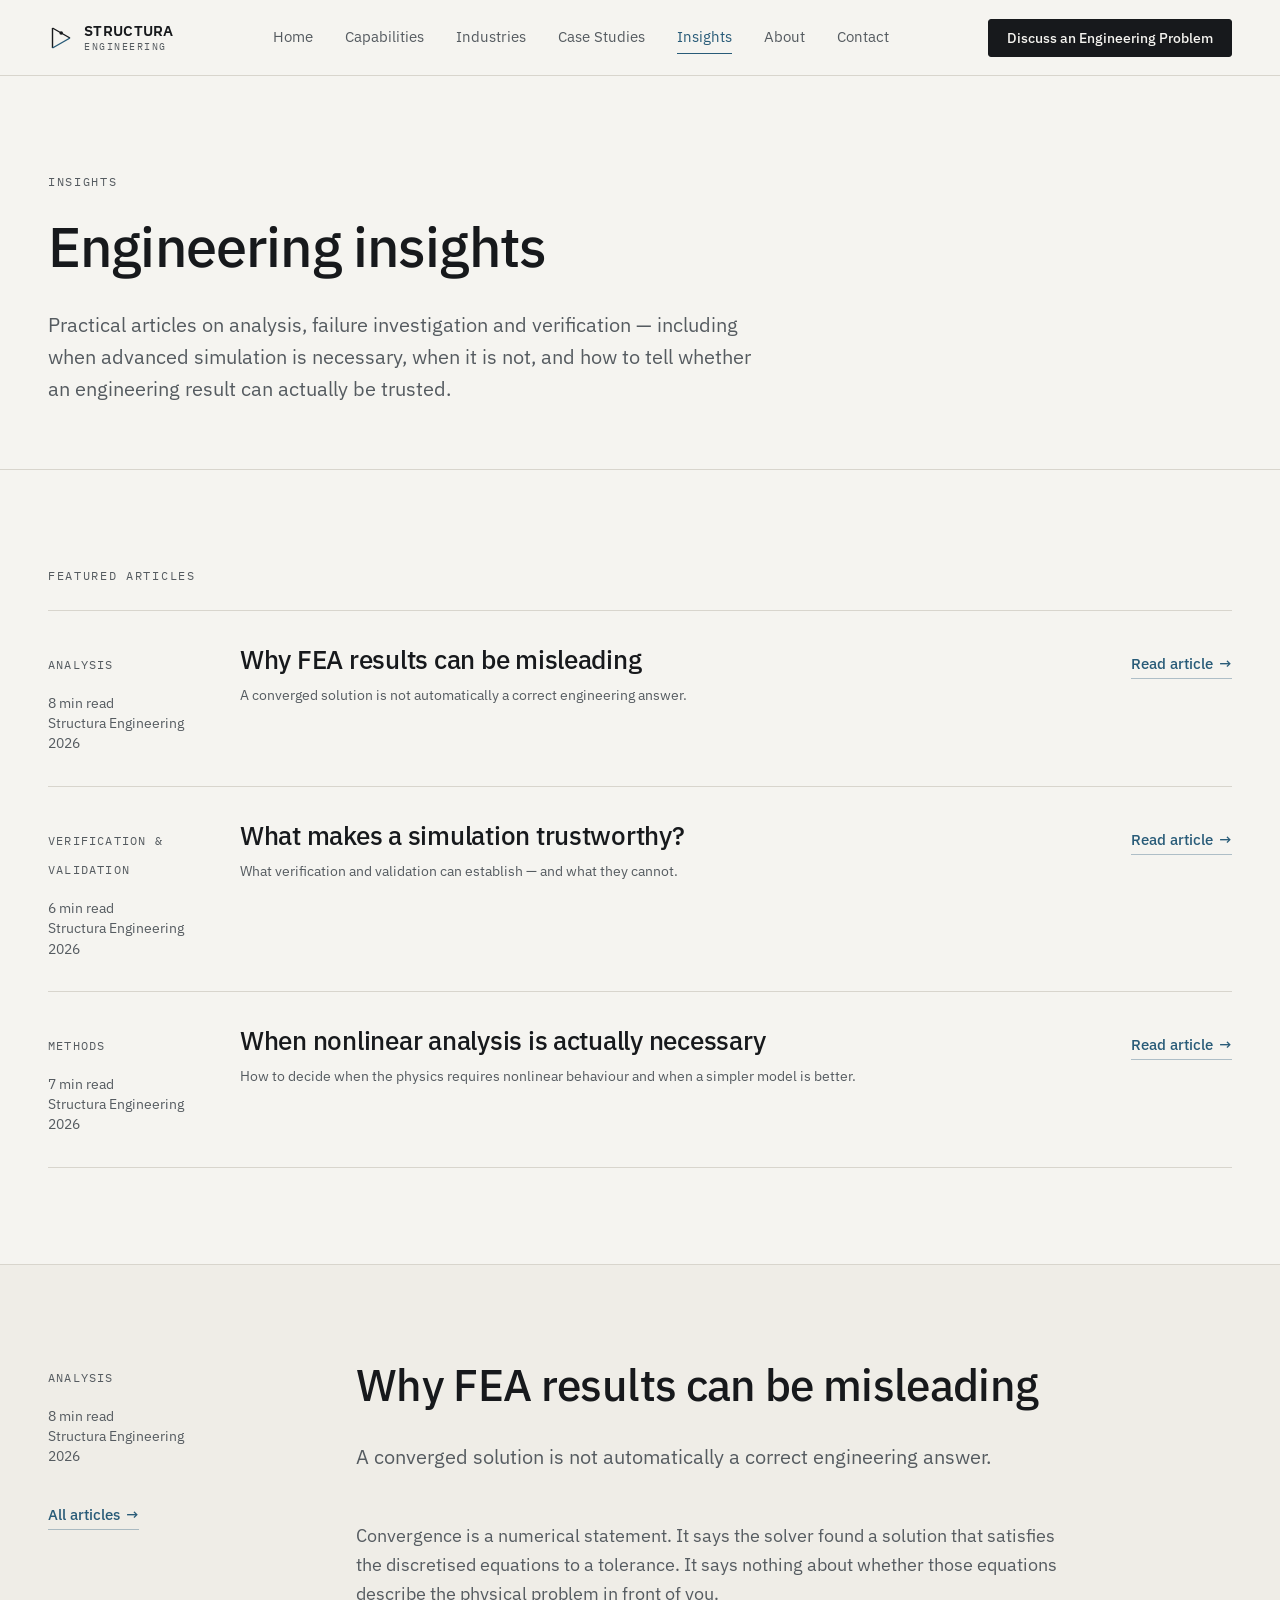
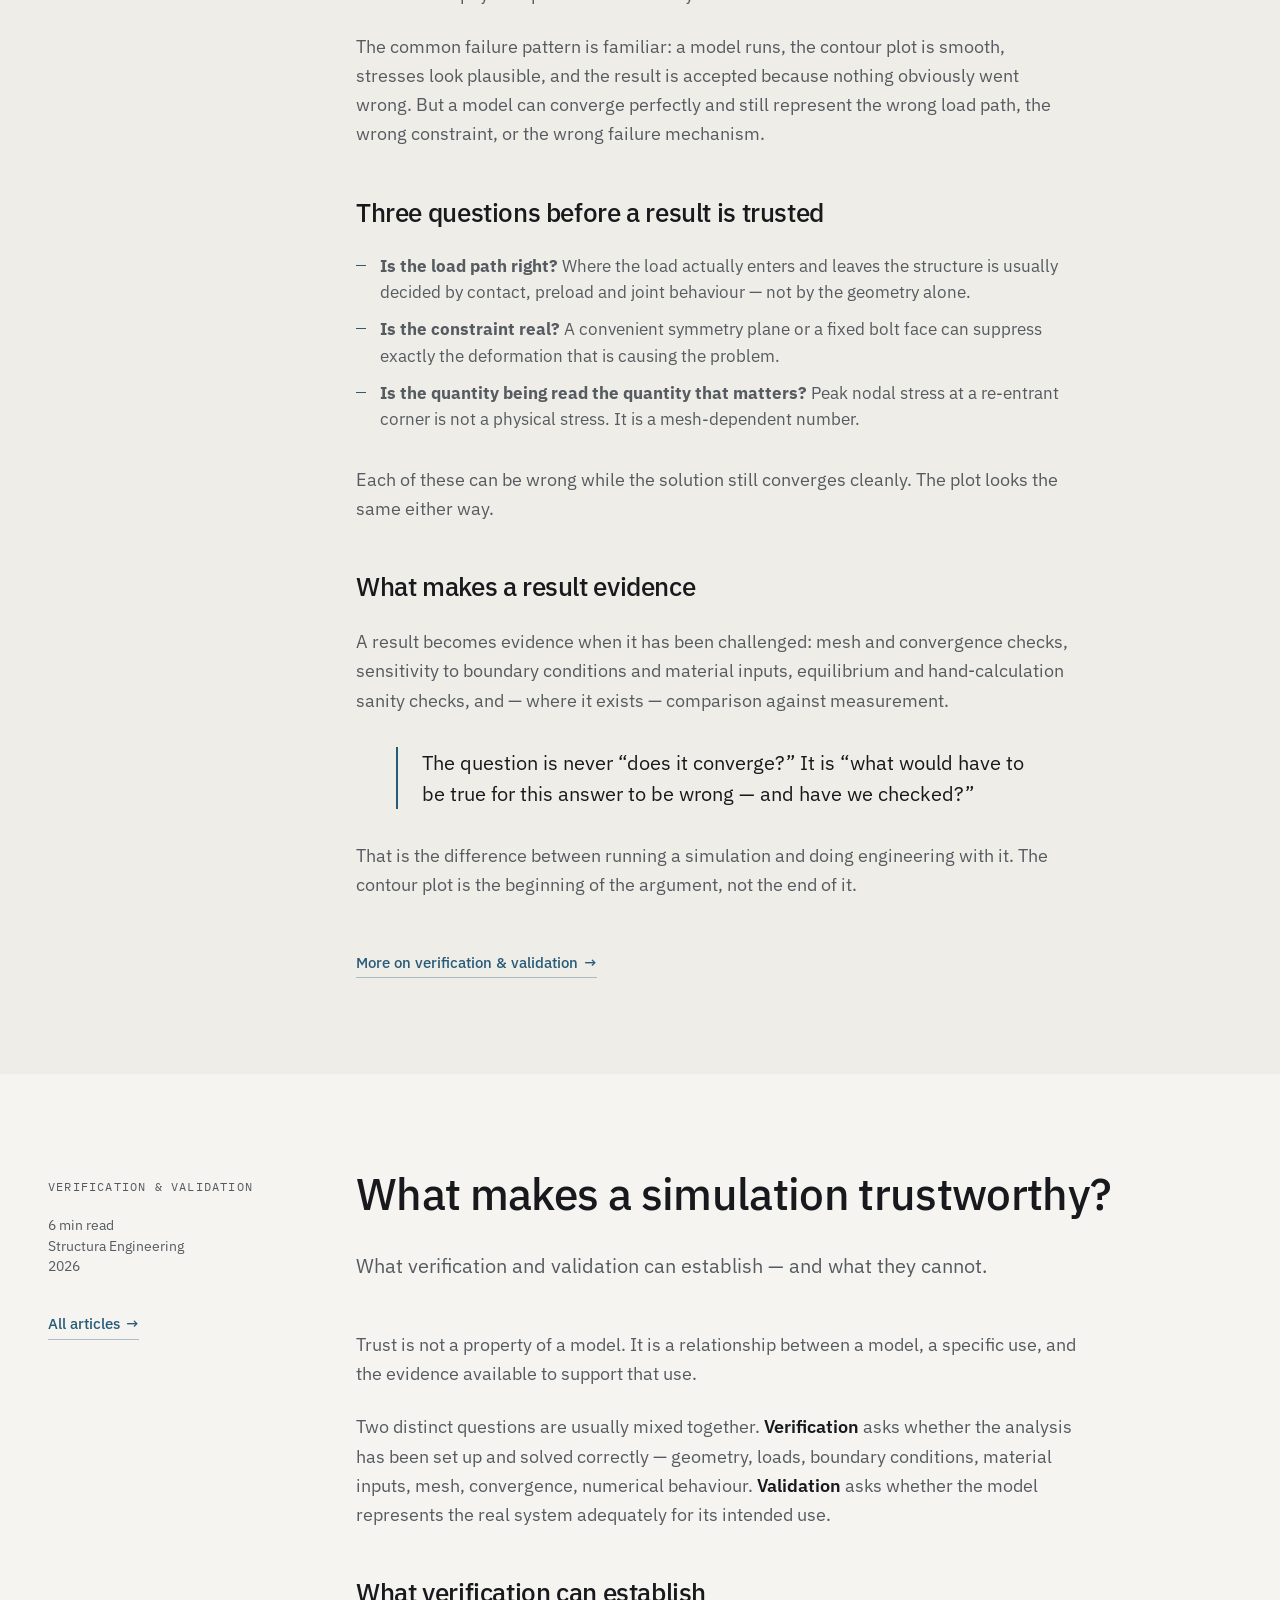
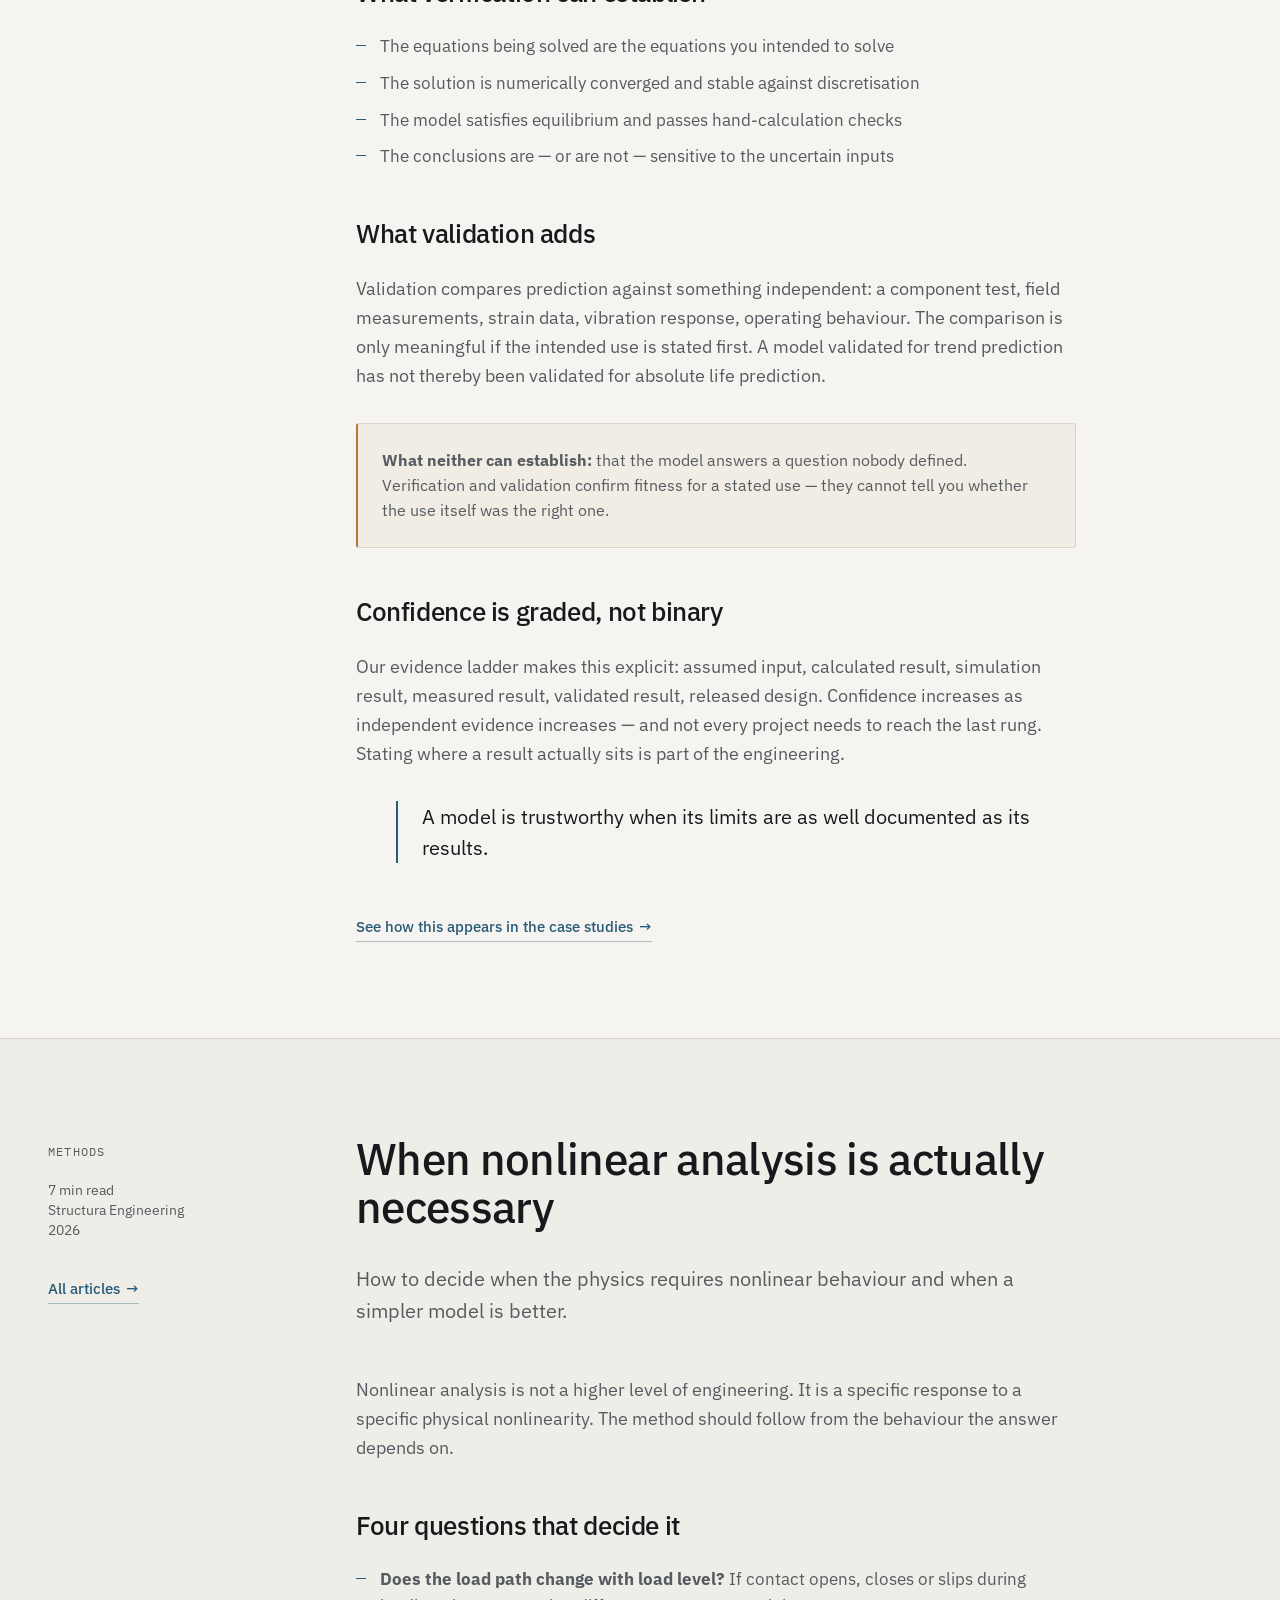
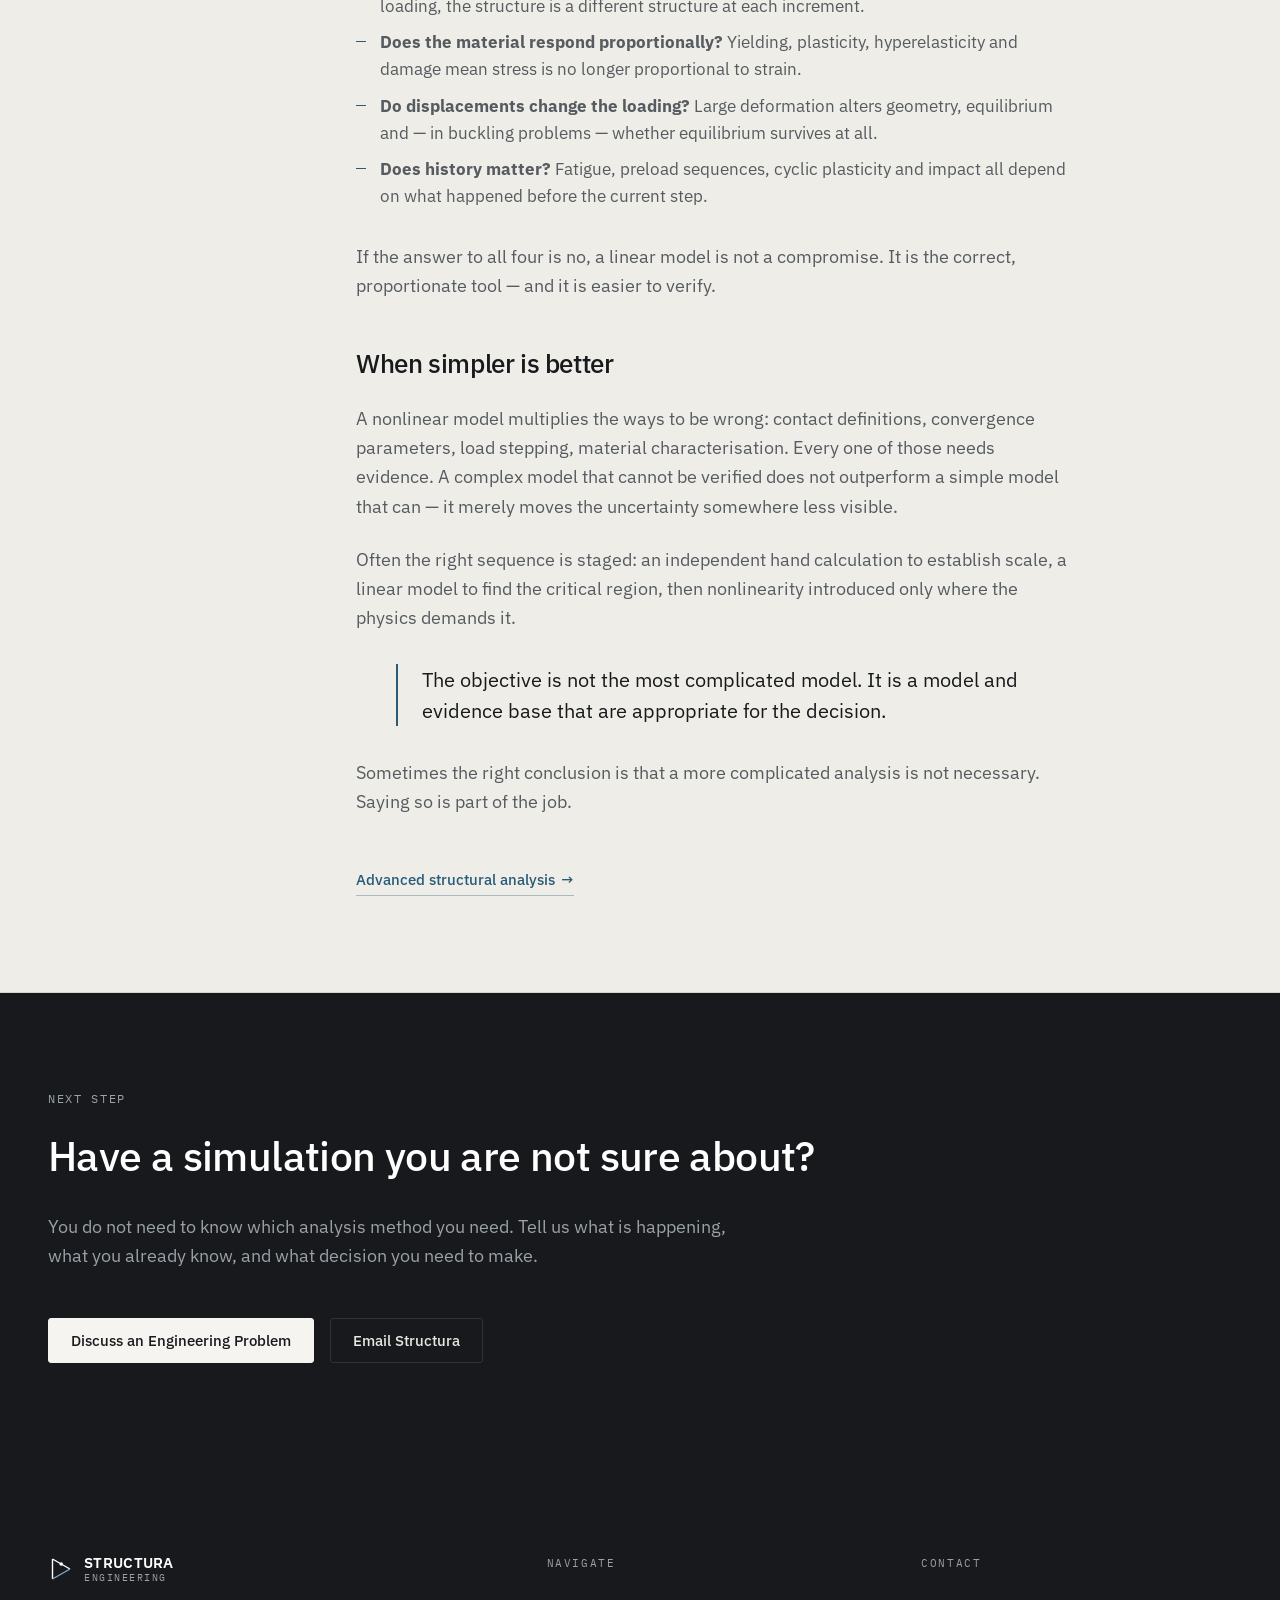
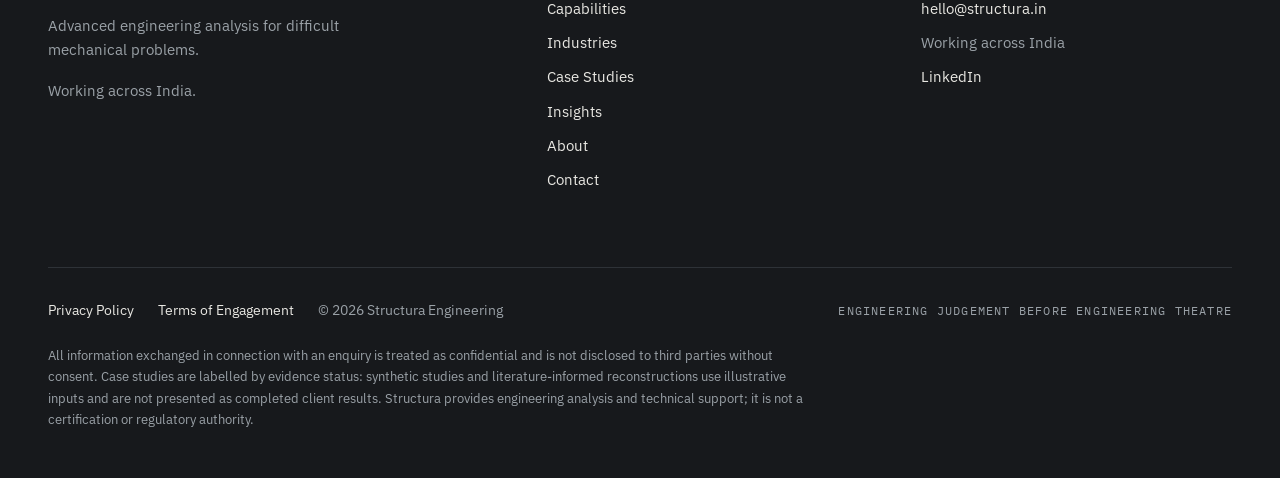
<file: insights.html>
<!DOCTYPE html>
<html lang="en">
<head>
<meta charset="utf-8">
<meta name="viewport" content="width=device-width, initial-scale=1">
<title>Engineering Insights — Structura Engineering</title>
<meta name="description" content="Practical articles on analysis, failure investigation and verification — including when advanced simulation is necessary, when it is not, and how to tell whether an engineering result can actually be trusted.">
<link rel="canonical" href="https://structura.in/">
<link rel="preconnect" href="https://fonts.googleapis.com">
<link rel="preconnect" href="https://fonts.gstatic.com" crossorigin>
<link href="https://fonts.googleapis.com/css2?family=IBM+Plex+Mono:wght@400;500&family=IBM+Plex+Sans:wght@400;500;600&display=swap" rel="stylesheet">
<link rel="stylesheet" href="styles.css">
</head>
<body>

<!-- Skip link -->
<a class="skip-link" href="#main" style="position:absolute;left:-999px;top:auto;width:1px;height:1px;overflow:hidden;z-index:1000">Skip to main content</a>



<header class="header">
  <div class="header__inner">
    <a class="wordmark" href="index.html" aria-label="Structura Engineering — home">
      <svg class="wordmark__mark" width="26" height="26" viewBox="0 0 26 26" aria-hidden="true">
        <line x1="4.5" y1="3" x2="4.5" y2="23" stroke="#17191C" stroke-width="1.4"/>
        <line x1="4.5" y1="3" x2="22" y2="13" stroke="#17191C" stroke-width="1.4"/>
        <line x1="4.5" y1="23" x2="22" y2="13" stroke="#285B78" stroke-width="1.4"/>
        <circle cx="13.2" cy="8" r="1.8" fill="#17191C"/>
      </svg>
      <span class="wordmark__text">Structura<small>Engineering</small></span>
    </a>
    <nav class="nav" aria-label="Primary">
      <a href="index.html">Home</a>
      <a href="capabilities.html">Capabilities</a>
      <a href="industries.html">Industries</a>
      <a href="case-studies.html">Case Studies</a>
      <a href="insights.html">Insights</a>
      <a href="about.html">About</a>
      <a href="contact.html">Contact</a>
      <a class="btn btn--primary nav__cta" href="contact.html#intake-form">Discuss an Engineering Problem</a>
    </nav>
    <div class="header__cta">
      <a class="btn btn--primary" href="contact.html#intake-form">Discuss an Engineering Problem</a>
    </div>
    <button class="nav-toggle" aria-label="Toggle navigation" aria-expanded="false">
      <svg width="18" height="14" viewBox="0 0 18 14" aria-hidden="true">
        <line x1="0" y1="1" x2="18" y2="1" stroke="currentColor" stroke-width="1.5"/>
        <line x1="0" y1="7" x2="18" y2="7" stroke="currentColor" stroke-width="1.5"/>
        <line x1="0" y1="13" x2="18" y2="13" stroke="currentColor" stroke-width="1.5"/>
      </svg>
    </button>
  </div>
</header>

<main>

<section class="page-head">
  <div class="wrap">
    <span class="eyebrow">Insights</span>
    <h1 class="display-page">Engineering insights</h1>
    <p class="lede mt4">Practical articles on analysis, failure investigation and verification — including when advanced simulation is necessary, when it is not, and how to tell whether an engineering result can actually be trusted.</p>
  </div>
</section>

<section class="section">
  <div class="wrap">
    <span class="eyebrow">Featured articles</span>

    <article class="article">
      <div>
        <span class="mono">Analysis</span>
        <p class="caption mt2">8 min read<br>Structura Engineering<br>2026</p>
      </div>
      <div>
        <h2 class="article__title"><a href="#article-1">Why FEA results can be misleading</a></h2>
        <p class="caption">A converged solution is not automatically a correct engineering answer.</p>
      </div>
      <a class="arrow-link" href="#article-1">Read article <span aria-hidden="true">→</span></a>
    </article>

    <article class="article">
      <div>
        <span class="mono">Verification &amp; validation</span>
        <p class="caption mt2">6 min read<br>Structura Engineering<br>2026</p>
      </div>
      <div>
        <h2 class="article__title"><a href="#article-2">What makes a simulation trustworthy?</a></h2>
        <p class="caption">What verification and validation can establish — and what they cannot.</p>
      </div>
      <a class="arrow-link" href="#article-2">Read article <span aria-hidden="true">→</span></a>
    </article>

    <article class="article">
      <div>
        <span class="mono">Methods</span>
        <p class="caption mt2">7 min read<br>Structura Engineering<br>2026</p>
      </div>
      <div>
        <h2 class="article__title"><a href="#article-3">When nonlinear analysis is actually necessary</a></h2>
        <p class="caption">How to decide when the physics requires nonlinear behaviour and when a simpler model is better.</p>
      </div>
      <a class="arrow-link" href="#article-3">Read article <span aria-hidden="true">→</span></a>
    </article>
  </div>
</section>

<!-- ====================================================== Article 01 -->
<section class="section" style="background:#EFEDE7;border-top:1px solid var(--line)" id="article-1">
  <div class="wrap">
    <div class="grid">
      <div style="grid-column:span 3">
        <span class="mono">Analysis</span>
        <p class="caption mt2">8 min read<br>Structura Engineering<br>2026</p>
        <p class="mt4"><a class="arrow-link" href="insights.html">All articles <span aria-hidden="true">→</span></a></p>
      </div>
      <div style="grid-column:span 9">
        <h2 class="display-page" style="font-size:clamp(30px,3.4vw,46px)">Why FEA results can be misleading</h2>
        <p class="lede mt4">A converged solution is not automatically a correct engineering answer.</p>

        <div class="measure mt5">
          <p class="body">Convergence is a numerical statement. It says the solver found a solution that satisfies the discretised equations to a tolerance. It says nothing about whether those equations describe the physical problem in front of you.</p>

          <p class="body mt3">The common failure pattern is familiar: a model runs, the contour plot is smooth, stresses look plausible, and the result is accepted because nothing obviously went wrong. But a model can converge perfectly and still represent the wrong load path, the wrong constraint, or the wrong failure mechanism.</p>

          <h3 class="h-subsection mt5">Three questions before a result is trusted</h3>
          <ul class="tlist mt3">
            <li><strong>Is the load path right?</strong> Where the load actually enters and leaves the structure is usually decided by contact, preload and joint behaviour — not by the geometry alone.</li>
            <li><strong>Is the constraint real?</strong> A convenient symmetry plane or a fixed bolt face can suppress exactly the deformation that is causing the problem.</li>
            <li><strong>Is the quantity being read the quantity that matters?</strong> Peak nodal stress at a re-entrant corner is not a physical stress. It is a mesh-dependent number.</li>
          </ul>

          <p class="body mt4">Each of these can be wrong while the solution still converges cleanly. The plot looks the same either way.</p>

          <h3 class="h-subsection mt5">What makes a result evidence</h3>
          <p class="body mt3">A result becomes evidence when it has been challenged: mesh and convergence checks, sensitivity to boundary conditions and material inputs, equilibrium and hand-calculation sanity checks, and — where it exists — comparison against measurement.</p>

          <blockquote class="pull mt4">The question is never &ldquo;does it converge?&rdquo; It is &ldquo;what would have to be true for this answer to be wrong — and have we checked?&rdquo;</blockquote>

          <p class="body mt4">That is the difference between running a simulation and doing engineering with it. The contour plot is the beginning of the argument, not the end of it.</p>

          <p class="mt5"><a class="arrow-link" href="capabilities.html#vv">More on verification &amp; validation <span aria-hidden="true">→</span></a></p>
        </div>
      </div>
    </div>
  </div>
</section>

<!-- ====================================================== Article 02 -->
<section class="section" id="article-2">
  <div class="wrap">
    <div class="grid">
      <div style="grid-column:span 3">
        <span class="mono">Verification &amp; validation</span>
        <p class="caption mt2">6 min read<br>Structura Engineering<br>2026</p>
        <p class="mt4"><a class="arrow-link" href="insights.html">All articles <span aria-hidden="true">→</span></a></p>
      </div>
      <div style="grid-column:span 9">
        <h2 class="display-page" style="font-size:clamp(30px,3.4vw,46px)">What makes a simulation trustworthy?</h2>
        <p class="lede mt4">What verification and validation can establish — and what they cannot.</p>

        <div class="measure mt5">
          <p class="body">Trust is not a property of a model. It is a relationship between a model, a specific use, and the evidence available to support that use.</p>

          <p class="body mt3">Two distinct questions are usually mixed together. <strong>Verification</strong> asks whether the analysis has been set up and solved correctly — geometry, loads, boundary conditions, material inputs, mesh, convergence, numerical behaviour. <strong>Validation</strong> asks whether the model represents the real system adequately for its intended use.</p>

          <h3 class="h-subsection mt5">What verification can establish</h3>
          <ul class="tlist mt3">
            <li>The equations being solved are the equations you intended to solve</li>
            <li>The solution is numerically converged and stable against discretisation</li>
            <li>The model satisfies equilibrium and passes hand-calculation checks</li>
            <li>The conclusions are — or are not — sensitive to the uncertain inputs</li>
          </ul>

          <h3 class="h-subsection mt5">What validation adds</h3>
          <p class="body mt3">Validation compares prediction against something independent: a component test, field measurements, strain data, vibration response, operating behaviour. The comparison is only meaningful if the intended use is stated first. A model validated for trend prediction has not thereby been validated for absolute life prediction.</p>

          <div class="note note--amber mt4"><strong>What neither can establish:</strong> that the model answers a question nobody defined. Verification and validation confirm fitness for a stated use — they cannot tell you whether the use itself was the right one.</div>

          <h3 class="h-subsection mt5">Confidence is graded, not binary</h3>
          <p class="body mt3">Our evidence ladder makes this explicit: assumed input, calculated result, simulation result, measured result, validated result, released design. Confidence increases as independent evidence increases — and not every project needs to reach the last rung. Stating where a result actually sits is part of the engineering.</p>

          <blockquote class="pull mt4">A model is trustworthy when its limits are as well documented as its results.</blockquote>

          <p class="mt5"><a class="arrow-link" href="case-studies.html">See how this appears in the case studies <span aria-hidden="true">→</span></a></p>
        </div>
      </div>
    </div>
  </div>
</section>

<!-- ====================================================== Article 03 -->
<section class="section" style="background:#EFEDE7;border-top:1px solid var(--line);border-bottom:1px solid var(--line)" id="article-3">
  <div class="wrap">
    <div class="grid">
      <div style="grid-column:span 3">
        <span class="mono">Methods</span>
        <p class="caption mt2">7 min read<br>Structura Engineering<br>2026</p>
        <p class="mt4"><a class="arrow-link" href="insights.html">All articles <span aria-hidden="true">→</span></a></p>
      </div>
      <div style="grid-column:span 9">
        <h2 class="display-page" style="font-size:clamp(30px,3.4vw,46px)">When nonlinear analysis is actually necessary</h2>
        <p class="lede mt4">How to decide when the physics requires nonlinear behaviour and when a simpler model is better.</p>

        <div class="measure mt5">
          <p class="body">Nonlinear analysis is not a higher level of engineering. It is a specific response to a specific physical nonlinearity. The method should follow from the behaviour the answer depends on.</p>

          <h3 class="h-subsection mt5">Four questions that decide it</h3>
          <ul class="tlist mt3">
            <li><strong>Does the load path change with load level?</strong> If contact opens, closes or slips during loading, the structure is a different structure at each increment.</li>
            <li><strong>Does the material respond proportionally?</strong> Yielding, plasticity, hyperelasticity and damage mean stress is no longer proportional to strain.</li>
            <li><strong>Do displacements change the loading?</strong> Large deformation alters geometry, equilibrium and — in buckling problems — whether equilibrium survives at all.</li>
            <li><strong>Does history matter?</strong> Fatigue, preload sequences, cyclic plasticity and impact all depend on what happened before the current step.</li>
          </ul>

          <p class="body mt4">If the answer to all four is no, a linear model is not a compromise. It is the correct, proportionate tool — and it is easier to verify.</p>

          <h3 class="h-subsection mt5">When simpler is better</h3>
          <p class="body mt3">A nonlinear model multiplies the ways to be wrong: contact definitions, convergence parameters, load stepping, material characterisation. Every one of those needs evidence. A complex model that cannot be verified does not outperform a simple model that can — it merely moves the uncertainty somewhere less visible.</p>

          <p class="body mt3">Often the right sequence is staged: an independent hand calculation to establish scale, a linear model to find the critical region, then nonlinearity introduced only where the physics demands it.</p>

          <blockquote class="pull mt4">The objective is not the most complicated model. It is a model and evidence base that are appropriate for the decision.</blockquote>

          <p class="body mt4">Sometimes the right conclusion is that a more complicated analysis is not necessary. Saying so is part of the job.</p>

          <p class="mt5"><a class="arrow-link" href="capabilities.html#advanced">Advanced structural analysis <span aria-hidden="true">→</span></a></p>
        </div>
      </div>
    </div>
  </div>
</section>

<section class="section section--dark">
  <div class="wrap">
    <span class="eyebrow">Next step</span>
    <h2 class="h-section">Have a simulation you are not sure about?</h2>
    <p class="body mt4" style="color:#9AA1A7;max-width:720px">You do not need to know which analysis method you need. Tell us what is happening, what you already know, and what decision you need to make.</p>
    <div class="btn-row">
      <a class="btn btn--primary" href="contact.html#intake-form">Discuss an Engineering Problem</a>
      <a class="btn btn--secondary" href="mailto:hello@structura.in">Email Structura</a>
    </div>
  </div>
</section>

</main>

<footer class="footer">
  <div class="wrap">
    <div class="footer__top">
      <div class="footer__brand">
        <a class="wordmark" href="index.html">
          <svg class="wordmark__mark" width="26" height="26" viewBox="0 0 26 26" aria-hidden="true">
            <line x1="4.5" y1="3" x2="4.5" y2="23" stroke="#FFFFFF" stroke-width="1.4"/>
            <line x1="4.5" y1="3" x2="22" y2="13" stroke="#FFFFFF" stroke-width="1.4"/>
            <line x1="4.5" y1="23" x2="22" y2="13" stroke="#7FA9C4" stroke-width="1.4"/>
            <circle cx="13.2" cy="8" r="1.8" fill="#FFFFFF"/>
          </svg>
          <span class="wordmark__text">Structura<small>Engineering</small></span>
        </a>
        <p class="footer__tagline">Advanced engineering analysis for difficult mechanical problems.</p>
        <p class="footer__tagline" style="margin-top:8px">Working across India.</p>
      </div>
      <div>
        <h4>Navigate</h4>
        <ul>
          <li><a href="capabilities.html">Capabilities</a></li>
          <li><a href="industries.html">Industries</a></li>
          <li><a href="case-studies.html">Case Studies</a></li>
          <li><a href="insights.html">Insights</a></li>
          <li><a href="about.html">About</a></li>
          <li><a href="contact.html">Contact</a></li>
        </ul>
      </div>
      <div>
        <h4>Contact</h4>
        <ul>
          <li><a href="mailto:hello@structura.in">hello@structura.in</a></li>
          <li>Working across India</li>
          <li><a href="https://www.linkedin.com/" rel="noopener">LinkedIn</a></li>
        </ul>
      </div>
    </div>
    <div class="footer__bottom">
      <div class="footer__legal">
        <a href="privacy.html">Privacy Policy</a>
        <a href="terms.html">Terms of Engagement</a>
        <span>© 2026 Structura Engineering</span>
      </div>
      <span class="mono" style="color:#9AA1A7">Engineering judgement before engineering theatre</span>
    </div>
    <p class="footer__note">All information exchanged in connection with an enquiry is treated as confidential and is not disclosed to third parties without consent. Case studies are labelled by evidence status: synthetic studies and literature-informed reconstructions use illustrative inputs and are not presented as completed client results. Structura provides engineering analysis and technical support; it is not a certification or regulatory authority.</p>
  </div>
</footer>

<script src="main.js"></script>
</body>
</html>
</file>
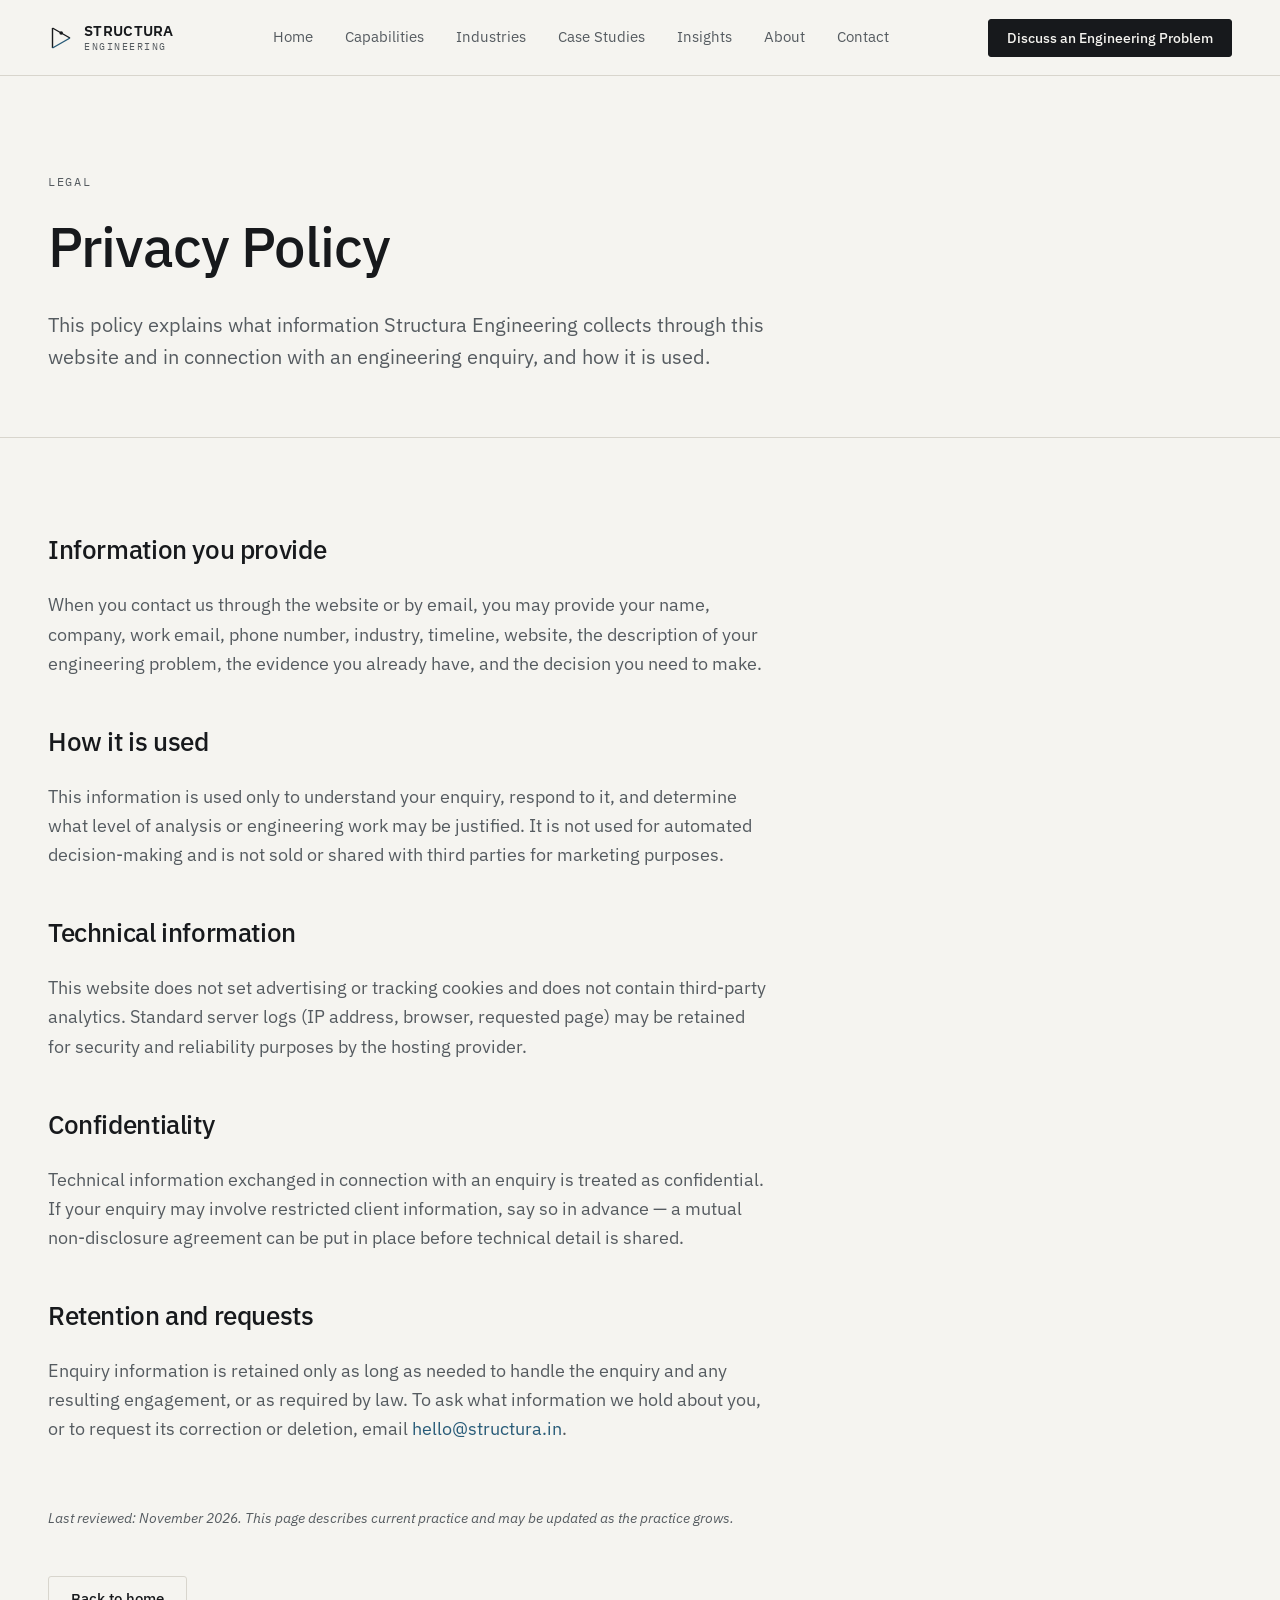
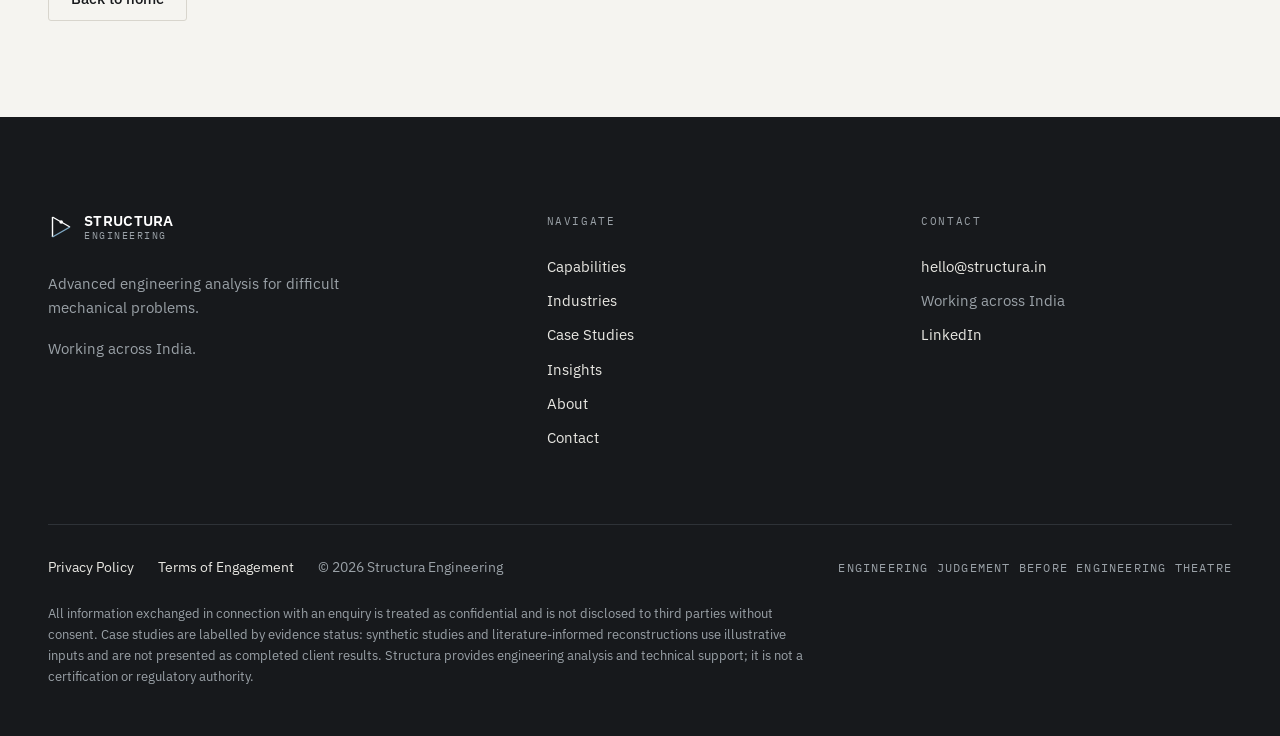
<file: privacy.html>
<!DOCTYPE html>
<html lang="en">
<head>
<meta charset="utf-8">
<meta name="viewport" content="width=device-width, initial-scale=1">
<title>Privacy Policy — Structura Engineering</title>
<meta name="description" content="How Structura Engineering handles information shared through this website and in connection with an engineering enquiry.">
<link rel="canonical" href="https://structura.in/">
<link rel="preconnect" href="https://fonts.googleapis.com">
<link rel="preconnect" href="https://fonts.gstatic.com" crossorigin>
<link href="https://fonts.googleapis.com/css2?family=IBM+Plex+Mono:wght@400;500&family=IBM+Plex+Sans:wght@400;500;600&display=swap" rel="stylesheet">
<link rel="stylesheet" href="styles.css">
</head>
<body>

<!-- Skip link -->
<a class="skip-link" href="#main" style="position:absolute;left:-999px;top:auto;width:1px;height:1px;overflow:hidden;z-index:1000">Skip to main content</a>



<header class="header">
  <div class="header__inner">
    <a class="wordmark" href="index.html" aria-label="Structura Engineering — home">
      <svg class="wordmark__mark" width="26" height="26" viewBox="0 0 26 26" aria-hidden="true">
        <line x1="4.5" y1="3" x2="4.5" y2="23" stroke="#17191C" stroke-width="1.4"/>
        <line x1="4.5" y1="3" x2="22" y2="13" stroke="#17191C" stroke-width="1.4"/>
        <line x1="4.5" y1="23" x2="22" y2="13" stroke="#285B78" stroke-width="1.4"/>
        <circle cx="13.2" cy="8" r="1.8" fill="#17191C"/>
      </svg>
      <span class="wordmark__text">Structura<small>Engineering</small></span>
    </a>
    <nav class="nav" aria-label="Primary">
      <a href="index.html">Home</a>
      <a href="capabilities.html">Capabilities</a>
      <a href="industries.html">Industries</a>
      <a href="case-studies.html">Case Studies</a>
      <a href="insights.html">Insights</a>
      <a href="about.html">About</a>
      <a href="contact.html">Contact</a>
      <a class="btn btn--primary nav__cta" href="contact.html#intake-form">Discuss an Engineering Problem</a>
    </nav>
    <div class="header__cta">
      <a class="btn btn--primary" href="contact.html#intake-form">Discuss an Engineering Problem</a>
    </div>
    <button class="nav-toggle" aria-label="Toggle navigation" aria-expanded="false">
      <svg width="18" height="14" viewBox="0 0 18 14" aria-hidden="true">
        <line x1="0" y1="1" x2="18" y2="1" stroke="currentColor" stroke-width="1.5"/>
        <line x1="0" y1="7" x2="18" y2="7" stroke="currentColor" stroke-width="1.5"/>
        <line x1="0" y1="13" x2="18" y2="13" stroke="currentColor" stroke-width="1.5"/>
      </svg>
    </button>
  </div>
</header>

<main>
<section class="page-head">
  <div class="wrap">
    <span class="eyebrow">Legal</span>
    <h1 class="display-page">Privacy Policy</h1>
    <p class="lede mt4">This policy explains what information Structura Engineering collects through this website and in connection with an engineering enquiry, and how it is used.</p>
  </div>
</section>

<section class="section">
  <div class="wrap">
    <div class="measure">
      <h2 class="h-subsection">Information you provide</h2>
      <p class="body mt3">When you contact us through the website or by email, you may provide your name, company, work email, phone number, industry, timeline, website, the description of your engineering problem, the evidence you already have, and the decision you need to make.</p>

      <h2 class="h-subsection mt5">How it is used</h2>
      <p class="body mt3">This information is used only to understand your enquiry, respond to it, and determine what level of analysis or engineering work may be justified. It is not used for automated decision-making and is not sold or shared with third parties for marketing purposes.</p>

      <h2 class="h-subsection mt5">Technical information</h2>
      <p class="body mt3">This website does not set advertising or tracking cookies and does not contain third-party analytics. Standard server logs (IP address, browser, requested page) may be retained for security and reliability purposes by the hosting provider.</p>

      <h2 class="h-subsection mt5">Confidentiality</h2>
      <p class="body mt3">Technical information exchanged in connection with an enquiry is treated as confidential. If your enquiry may involve restricted client information, say so in advance — a mutual non-disclosure agreement can be put in place before technical detail is shared.</p>

      <h2 class="h-subsection mt5">Retention and requests</h2>
      <p class="body mt3">Enquiry information is retained only as long as needed to handle the enquiry and any resulting engagement, or as required by law. To ask what information we hold about you, or to request its correction or deletion, email <a href="mailto:hello@structura.in">hello@structura.in</a>.</p>

      <p class="caption mt6"><em>Last reviewed: November 2026. This page describes current practice and may be updated as the practice grows.</em></p>

      <div class="btn-row"><a class="btn btn--secondary" href="index.html">Back to home</a></div>
    </div>
  </div>
</section>
</main>

<footer class="footer">
  <div class="wrap">
    <div class="footer__top">
      <div class="footer__brand">
        <a class="wordmark" href="index.html">
          <svg class="wordmark__mark" width="26" height="26" viewBox="0 0 26 26" aria-hidden="true">
            <line x1="4.5" y1="3" x2="4.5" y2="23" stroke="#FFFFFF" stroke-width="1.4"/>
            <line x1="4.5" y1="3" x2="22" y2="13" stroke="#FFFFFF" stroke-width="1.4"/>
            <line x1="4.5" y1="23" x2="22" y2="13" stroke="#7FA9C4" stroke-width="1.4"/>
            <circle cx="13.2" cy="8" r="1.8" fill="#FFFFFF"/>
          </svg>
          <span class="wordmark__text">Structura<small>Engineering</small></span>
        </a>
        <p class="footer__tagline">Advanced engineering analysis for difficult mechanical problems.</p>
        <p class="footer__tagline" style="margin-top:8px">Working across India.</p>
      </div>
      <div>
        <h4>Navigate</h4>
        <ul>
          <li><a href="capabilities.html">Capabilities</a></li>
          <li><a href="industries.html">Industries</a></li>
          <li><a href="case-studies.html">Case Studies</a></li>
          <li><a href="insights.html">Insights</a></li>
          <li><a href="about.html">About</a></li>
          <li><a href="contact.html">Contact</a></li>
        </ul>
      </div>
      <div>
        <h4>Contact</h4>
        <ul>
          <li><a href="mailto:hello@structura.in">hello@structura.in</a></li>
          <li>Working across India</li>
          <li><a href="https://www.linkedin.com/" rel="noopener">LinkedIn</a></li>
        </ul>
      </div>
    </div>
    <div class="footer__bottom">
      <div class="footer__legal">
        <a href="privacy.html">Privacy Policy</a>
        <a href="terms.html">Terms of Engagement</a>
        <span>© 2026 Structura Engineering</span>
      </div>
      <span class="mono" style="color:#9AA1A7">Engineering judgement before engineering theatre</span>
    </div>
    <p class="footer__note">All information exchanged in connection with an enquiry is treated as confidential and is not disclosed to third parties without consent. Case studies are labelled by evidence status: synthetic studies and literature-informed reconstructions use illustrative inputs and are not presented as completed client results. Structura provides engineering analysis and technical support; it is not a certification or regulatory authority.</p>
  </div>
</footer>

<script src="main.js"></script>
</body>
</html>
</file>
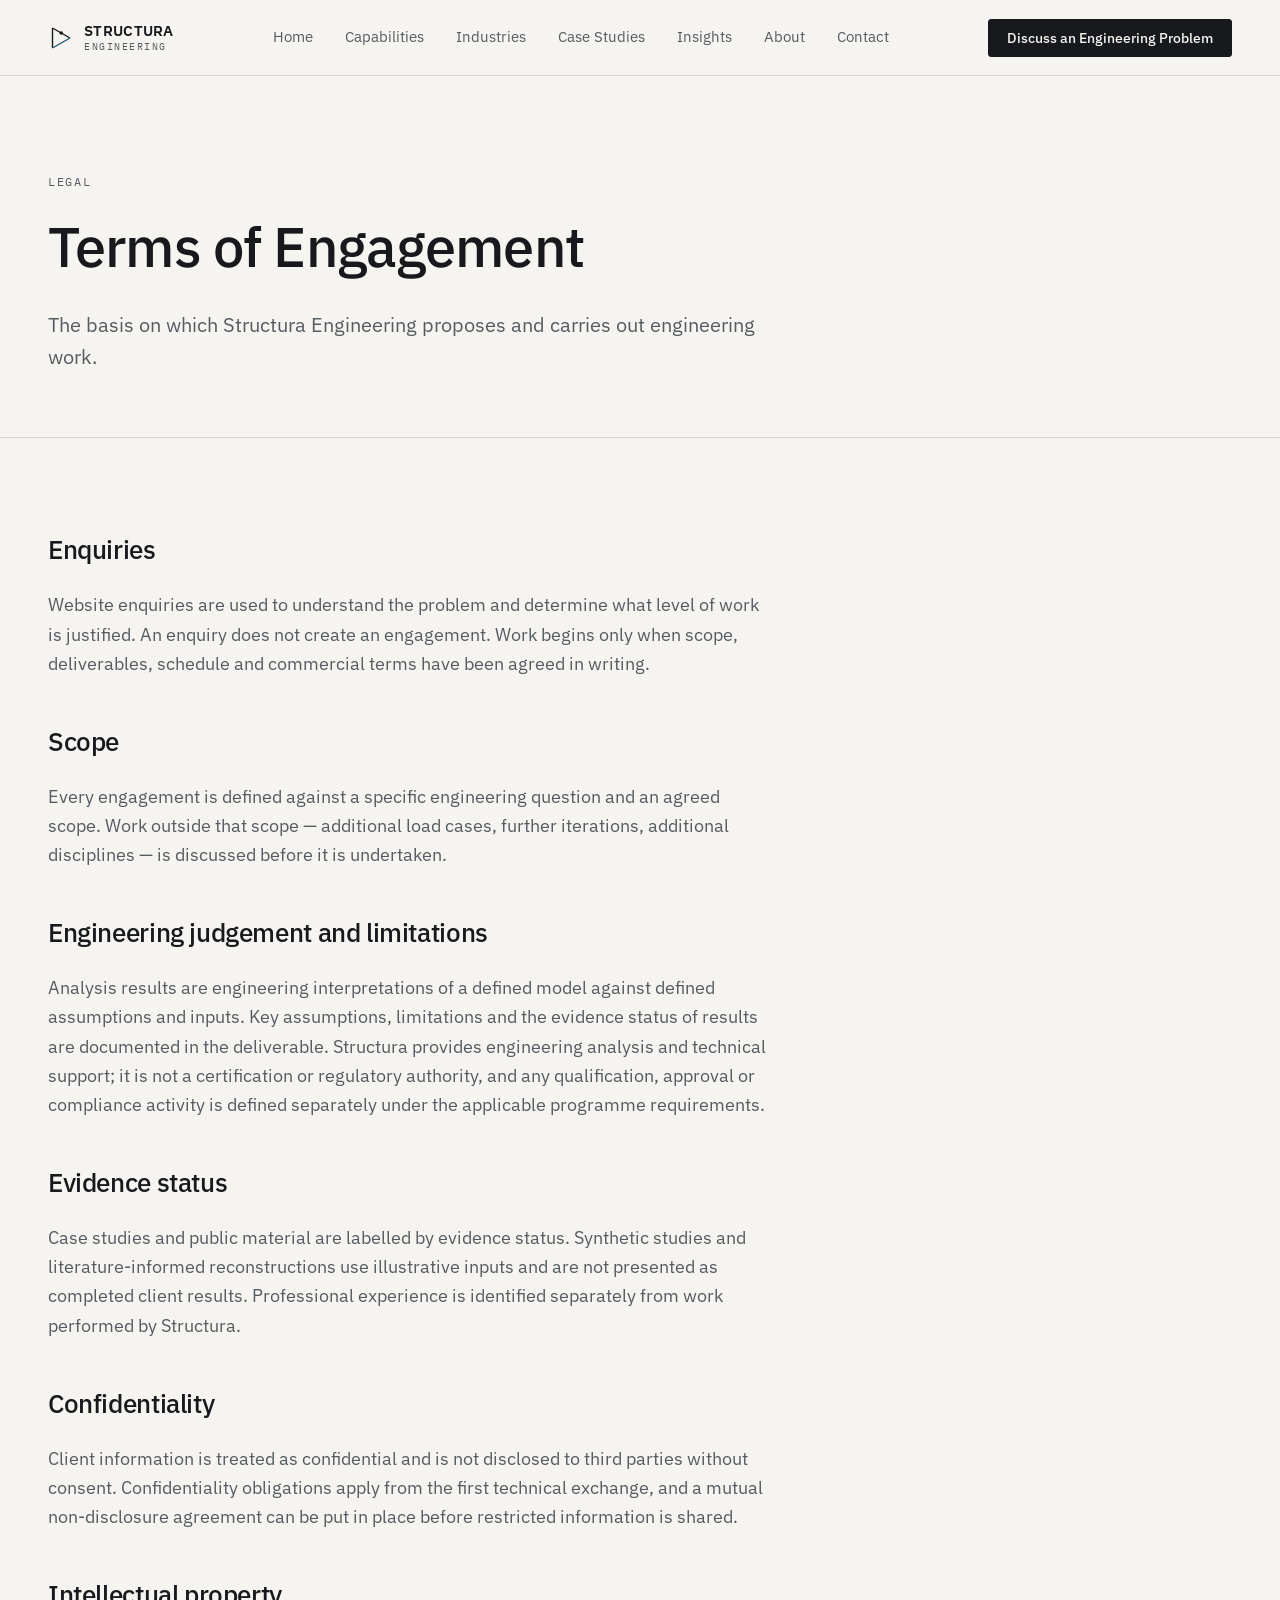
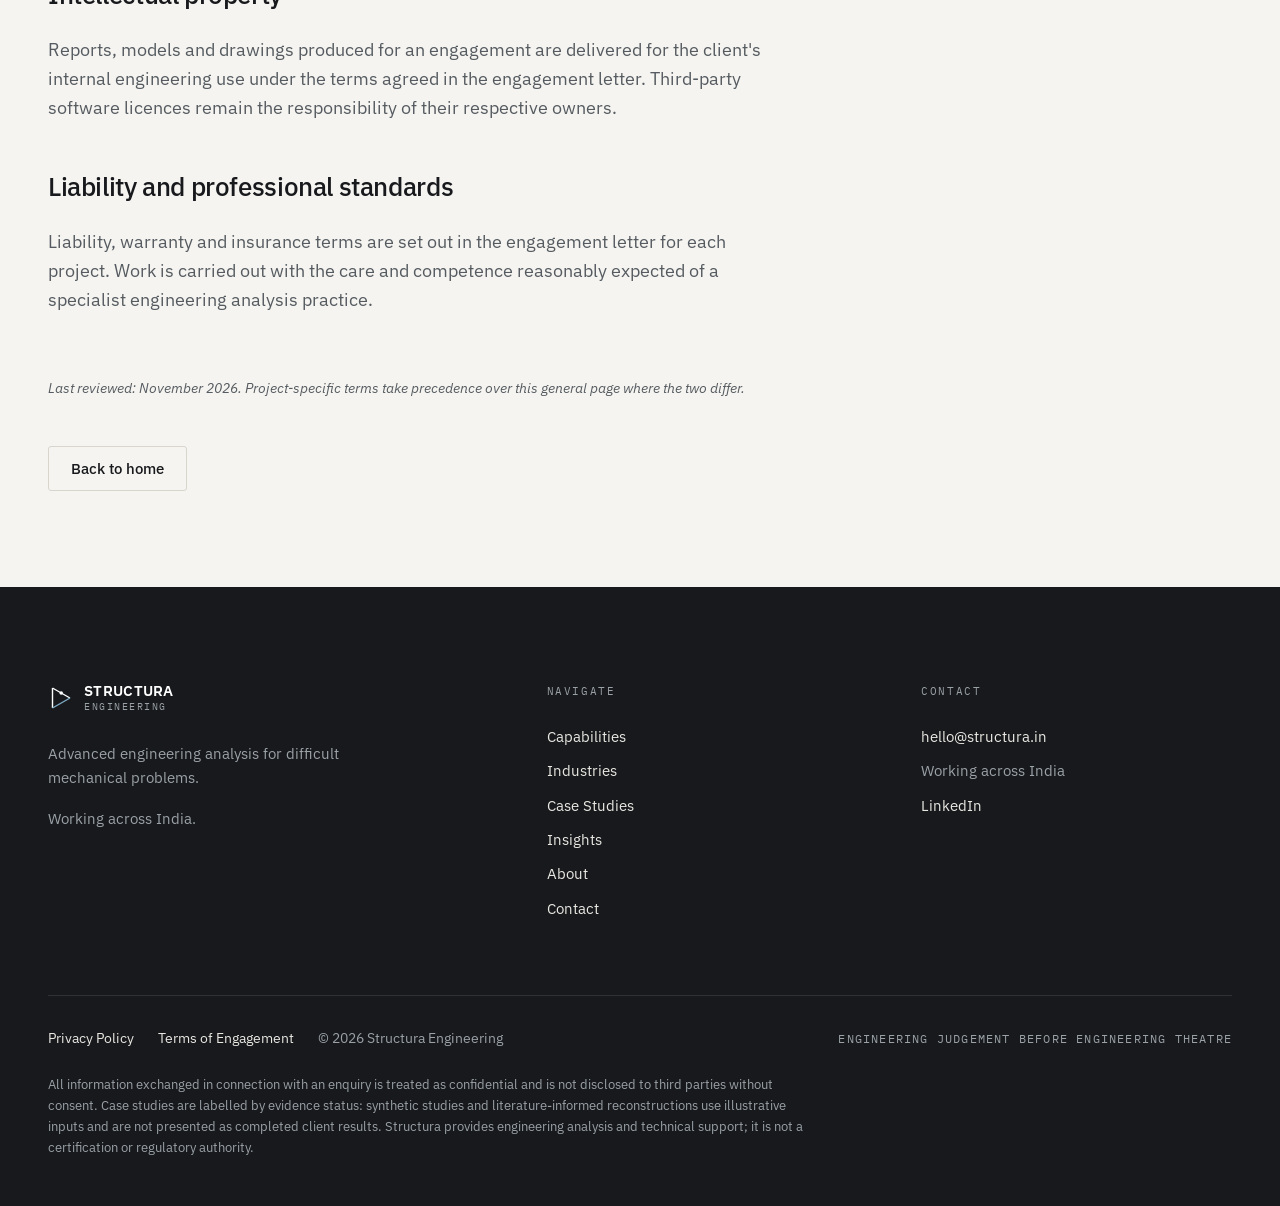
<file: terms.html>
<!DOCTYPE html>
<html lang="en">
<head>
<meta charset="utf-8">
<meta name="viewport" content="width=device-width, initial-scale=1">
<title>Terms of Engagement — Structura Engineering</title>
<meta name="description" content="The basis on which Structura Engineering proposes and carries out engineering work.">
<link rel="canonical" href="https://structura.in/">
<link rel="preconnect" href="https://fonts.googleapis.com">
<link rel="preconnect" href="https://fonts.gstatic.com" crossorigin>
<link href="https://fonts.googleapis.com/css2?family=IBM+Plex+Mono:wght@400;500&family=IBM+Plex+Sans:wght@400;500;600&display=swap" rel="stylesheet">
<link rel="stylesheet" href="styles.css">
</head>
<body>

<!-- Skip link -->
<a class="skip-link" href="#main" style="position:absolute;left:-999px;top:auto;width:1px;height:1px;overflow:hidden;z-index:1000">Skip to main content</a>



<header class="header">
  <div class="header__inner">
    <a class="wordmark" href="index.html" aria-label="Structura Engineering — home">
      <svg class="wordmark__mark" width="26" height="26" viewBox="0 0 26 26" aria-hidden="true">
        <line x1="4.5" y1="3" x2="4.5" y2="23" stroke="#17191C" stroke-width="1.4"/>
        <line x1="4.5" y1="3" x2="22" y2="13" stroke="#17191C" stroke-width="1.4"/>
        <line x1="4.5" y1="23" x2="22" y2="13" stroke="#285B78" stroke-width="1.4"/>
        <circle cx="13.2" cy="8" r="1.8" fill="#17191C"/>
      </svg>
      <span class="wordmark__text">Structura<small>Engineering</small></span>
    </a>
    <nav class="nav" aria-label="Primary">
      <a href="index.html">Home</a>
      <a href="capabilities.html">Capabilities</a>
      <a href="industries.html">Industries</a>
      <a href="case-studies.html">Case Studies</a>
      <a href="insights.html">Insights</a>
      <a href="about.html">About</a>
      <a href="contact.html">Contact</a>
      <a class="btn btn--primary nav__cta" href="contact.html#intake-form">Discuss an Engineering Problem</a>
    </nav>
    <div class="header__cta">
      <a class="btn btn--primary" href="contact.html#intake-form">Discuss an Engineering Problem</a>
    </div>
    <button class="nav-toggle" aria-label="Toggle navigation" aria-expanded="false">
      <svg width="18" height="14" viewBox="0 0 18 14" aria-hidden="true">
        <line x1="0" y1="1" x2="18" y2="1" stroke="currentColor" stroke-width="1.5"/>
        <line x1="0" y1="7" x2="18" y2="7" stroke="currentColor" stroke-width="1.5"/>
        <line x1="0" y1="13" x2="18" y2="13" stroke="currentColor" stroke-width="1.5"/>
      </svg>
    </button>
  </div>
</header>

<main>
<section class="page-head">
  <div class="wrap">
    <span class="eyebrow">Legal</span>
    <h1 class="display-page">Terms of Engagement</h1>
    <p class="lede mt4">The basis on which Structura Engineering proposes and carries out engineering work.</p>
  </div>
</section>

<section class="section">
  <div class="wrap">
    <div class="measure">
      <h2 class="h-subsection">Enquiries</h2>
      <p class="body mt3">Website enquiries are used to understand the problem and determine what level of work is justified. An enquiry does not create an engagement. Work begins only when scope, deliverables, schedule and commercial terms have been agreed in writing.</p>

      <h2 class="h-subsection mt5">Scope</h2>
      <p class="body mt3">Every engagement is defined against a specific engineering question and an agreed scope. Work outside that scope — additional load cases, further iterations, additional disciplines — is discussed before it is undertaken.</p>

      <h2 class="h-subsection mt5">Engineering judgement and limitations</h2>
      <p class="body mt3">Analysis results are engineering interpretations of a defined model against defined assumptions and inputs. Key assumptions, limitations and the evidence status of results are documented in the deliverable. Structura provides engineering analysis and technical support; it is not a certification or regulatory authority, and any qualification, approval or compliance activity is defined separately under the applicable programme requirements.</p>

      <h2 class="h-subsection mt5">Evidence status</h2>
      <p class="body mt3">Case studies and public material are labelled by evidence status. Synthetic studies and literature-informed reconstructions use illustrative inputs and are not presented as completed client results. Professional experience is identified separately from work performed by Structura.</p>

      <h2 class="h-subsection mt5">Confidentiality</h2>
      <p class="body mt3">Client information is treated as confidential and is not disclosed to third parties without consent. Confidentiality obligations apply from the first technical exchange, and a mutual non-disclosure agreement can be put in place before restricted information is shared.</p>

      <h2 class="h-subsection mt5">Intellectual property</h2>
      <p class="body mt3">Reports, models and drawings produced for an engagement are delivered for the client's internal engineering use under the terms agreed in the engagement letter. Third-party software licences remain the responsibility of their respective owners.</p>

      <h2 class="h-subsection mt5">Liability and professional standards</h2>
      <p class="body mt3">Liability, warranty and insurance terms are set out in the engagement letter for each project. Work is carried out with the care and competence reasonably expected of a specialist engineering analysis practice.</p>

      <p class="caption mt6"><em>Last reviewed: November 2026. Project-specific terms take precedence over this general page where the two differ.</em></p>

      <div class="btn-row"><a class="btn btn--secondary" href="index.html">Back to home</a></div>
    </div>
  </div>
</section>
</main>

<footer class="footer">
  <div class="wrap">
    <div class="footer__top">
      <div class="footer__brand">
        <a class="wordmark" href="index.html">
          <svg class="wordmark__mark" width="26" height="26" viewBox="0 0 26 26" aria-hidden="true">
            <line x1="4.5" y1="3" x2="4.5" y2="23" stroke="#FFFFFF" stroke-width="1.4"/>
            <line x1="4.5" y1="3" x2="22" y2="13" stroke="#FFFFFF" stroke-width="1.4"/>
            <line x1="4.5" y1="23" x2="22" y2="13" stroke="#7FA9C4" stroke-width="1.4"/>
            <circle cx="13.2" cy="8" r="1.8" fill="#FFFFFF"/>
          </svg>
          <span class="wordmark__text">Structura<small>Engineering</small></span>
        </a>
        <p class="footer__tagline">Advanced engineering analysis for difficult mechanical problems.</p>
        <p class="footer__tagline" style="margin-top:8px">Working across India.</p>
      </div>
      <div>
        <h4>Navigate</h4>
        <ul>
          <li><a href="capabilities.html">Capabilities</a></li>
          <li><a href="industries.html">Industries</a></li>
          <li><a href="case-studies.html">Case Studies</a></li>
          <li><a href="insights.html">Insights</a></li>
          <li><a href="about.html">About</a></li>
          <li><a href="contact.html">Contact</a></li>
        </ul>
      </div>
      <div>
        <h4>Contact</h4>
        <ul>
          <li><a href="mailto:hello@structura.in">hello@structura.in</a></li>
          <li>Working across India</li>
          <li><a href="https://www.linkedin.com/" rel="noopener">LinkedIn</a></li>
        </ul>
      </div>
    </div>
    <div class="footer__bottom">
      <div class="footer__legal">
        <a href="privacy.html">Privacy Policy</a>
        <a href="terms.html">Terms of Engagement</a>
        <span>© 2026 Structura Engineering</span>
      </div>
      <span class="mono" style="color:#9AA1A7">Engineering judgement before engineering theatre</span>
    </div>
    <p class="footer__note">All information exchanged in connection with an enquiry is treated as confidential and is not disclosed to third parties without consent. Case studies are labelled by evidence status: synthetic studies and literature-informed reconstructions use illustrative inputs and are not presented as completed client results. Structura provides engineering analysis and technical support; it is not a certification or regulatory authority.</p>
  </div>
</footer>

<script src="main.js"></script>
</body>
</html>
</file>
<file: styles.css>
/* ==========================================================================
   STRUCTURA ENGINEERING — Design system
   "Engineering editorial"
   ========================================================================== */

:root {
  /* Colour */
  --paper: #F5F4F0;
  --paper-2: #EFEDE7;
  --graphite: #17191C;
  --graphite-soft: #555B60;
  --line: #D8D5CD;
  --line-dark: #2E3237;
  --blue: #285B78;
  --blue-deep: #1E465D;
  --amber: #B7792B;
  --inverse-text: #E8E7E2;
  --inverse-muted: #9AA1A7;

  /* Spacing scale: 8 / 16 / 24 / 32 / 48 / 64 / 96 / 128 */
  --s1: 8px;
  --s2: 16px;
  --s3: 24px;
  --s4: 32px;
  --s5: 48px;
  --s6: 64px;
  --s7: 96px;
  --s8: 128px;

  /* Structure */
  --maxw: 1280px;
  --read: 720px;
  --radius: 3px;
  --header-h: 76px;
}

/* ----------------------------------------------------------------- reset */

*,
*::before,
*::after { box-sizing: border-box; }

html { -webkit-text-size-adjust: 100%; scroll-behavior: smooth; }

body {
  margin: 0;
  background: var(--paper);
  color: var(--graphite);
  font-family: "IBM Plex Sans", "Inter", -apple-system, BlinkMacSystemFont, "Segoe UI", sans-serif;
  font-size: 18px;
  line-height: 1.62;
  font-weight: 400;
  -webkit-font-smoothing: antialiased;
  text-rendering: optimizeLegibility;
}

img, svg { max-width: 100%; display: block; }
a { color: var(--blue); text-decoration: none; }
a:hover { text-decoration: underline; text-underline-offset: 3px; }

h1, h2, h3, h4 { margin: 0; font-weight: 500; letter-spacing: -0.015em; }
p { margin: 0 0 1.1em; }
p:last-child { margin-bottom: 0; }
ul { margin: 0; padding: 0; list-style: none; }

/* --------------------------------------------------------------- layout */

.wrap {
  max-width: var(--maxw);
  margin: 0 auto;
  padding: 0 var(--s5);
}

@media (max-width: 720px) {
  .wrap { padding: 0 var(--s3); }
}

.section { padding: var(--s7) 0; }
.section--tight { padding: var(--s6) 0; }
.section--dark {
  background: var(--graphite);
  color: var(--inverse-text);
}
.section--dark h1,
.section--dark h2,
.section--dark h3 { color: #FFFFFF; }

@media (max-width: 900px) {
  .section { padding: var(--s6) 0; }
}

.grid {
  display: grid;
  grid-template-columns: repeat(12, 1fr);
  gap: var(--s5);
}

@media (max-width: 920px) {
  .grid { grid-template-columns: 1fr; gap: var(--s4); }
  .grid > * { grid-column: 1 / -1; }
}

.rule {
  border: 0;
  border-top: 1px solid var(--line);
  margin: 0;
}
.section--dark .rule { border-top-color: var(--line-dark); }

/* ---------------------------------------------------------- typography */

.eyebrow {
  font-family: "IBM Plex Mono", ui-monospace, monospace;
  font-size: 12px;
  letter-spacing: 0.14em;
  text-transform: uppercase;
  color: var(--graphite-soft);
  margin: 0 0 var(--s3);
  display: block;
}
.section--dark .eyebrow { color: var(--inverse-muted); }
.eyebrow--blue { color: var(--blue); }
.section--dark .eyebrow--blue { color: #7FA9C4; }

.display-hero {
  font-size: clamp(40px, 5.4vw, 72px);
  line-height: 1.08;
  font-weight: 500;
  letter-spacing: -0.022em;
}

.display-page {
  font-size: clamp(36px, 4.4vw, 64px);
  line-height: 1.1;
  font-weight: 500;
}

/* Longer page titles that must hold to a single line at desktop widths */
.display-page--single {
  font-size: clamp(28px, 3.6vw, 51px);
}

.h-section {
  font-size: clamp(30px, 3.2vw, 46px);
  line-height: 1.16;
}

.h-subsection {
  font-size: clamp(22px, 2vw, 30px);
  line-height: 1.25;
}

.h-card {
  font-size: 23px;
  line-height: 1.3;
  font-weight: 500;
}

.lede {
  font-size: 20px;
  line-height: 1.6;
  color: var(--graphite-soft);
  max-width: var(--read);
}

.body {
  max-width: var(--read);
  color: var(--graphite-soft);
}

.body strong,
.lede strong { color: var(--graphite); font-weight: 600; }
.section--dark .body strong { color: #FFF; }

.caption {
  font-size: 13.5px;
  line-height: 1.5;
  color: var(--graphite-soft);
}

.mono {
  font-family: "IBM Plex Mono", ui-monospace, monospace;
  font-size: 12px;
  letter-spacing: 0.1em;
  text-transform: uppercase;
  color: var(--graphite-soft);
}

.fig-label {
  font-family: "IBM Plex Mono", ui-monospace, monospace;
  font-size: 11.5px;
  letter-spacing: 0.13em;
  text-transform: uppercase;
  color: var(--graphite-soft);
  border-top: 1px solid var(--line);
  padding-top: var(--s1);
  margin-top: var(--s3);
}
.section--dark .fig-label { color: var(--inverse-muted); border-top-color: var(--line-dark); }

.measure { max-width: var(--read); }

/* ------------------------------------------------------------- buttons */

.btn {
  display: inline-flex;
  align-items: center;
  gap: var(--s1);
  font-family: inherit;
  font-size: 15px;
  font-weight: 500;
  line-height: 1;
  padding: 14px 22px;
  border-radius: var(--radius);
  border: 1px solid transparent;
  cursor: pointer;
  transition: background-color .16s ease, color .16s ease, border-color .16s ease;
  text-decoration: none;
}
.btn:hover { text-decoration: none; }

.btn--primary {
  background: var(--graphite);
  color: var(--paper);
  border-color: var(--graphite);
}
.btn--primary:hover { background: var(--blue); border-color: var(--blue); color: #FFF; }

/* Remove focus outline from header CTA to avoid black box appearance */
.header__cta .btn:focus-visible {
  outline: none;
}

.btn--secondary {
  background: transparent;
  color: var(--graphite);
  border-color: var(--line);
}
.btn--secondary:hover { border-color: var(--graphite); }

.section--dark .btn--primary {
  background: var(--paper);
  color: var(--graphite);
  border-color: var(--paper);
}
.section--dark .btn--primary:hover { background: #FFF; color: var(--graphite); }
.section--dark .btn--secondary {
  color: var(--inverse-text);
  border-color: var(--line-dark);
}
.section--dark .btn--secondary:hover { border-color: var(--inverse-text); }

.btn-row {
  display: flex;
  flex-wrap: wrap;
  gap: var(--s2);
  margin-top: var(--s5);
}

.arrow-link {
  display: inline-flex;
  align-items: baseline;
  gap: 6px;
  font-size: 15px;
  font-weight: 500;
  color: var(--blue);
  border-bottom: 1px solid rgba(40, 91, 120, .35);
  padding-bottom: 2px;
}
.arrow-link:hover { text-decoration: none; border-bottom-color: var(--blue); }
.section--dark .arrow-link { color: #8FB6D0; border-bottom-color: rgba(143, 182, 208, .35); }

/* -------------------------------------------------------------- header */

.header {
  position: sticky;
  top: 0;
  z-index: 60;
  height: var(--header-h);
  background: rgba(245, 244, 240, 0.86);
  backdrop-filter: saturate(140%) blur(8px);
  -webkit-backdrop-filter: saturate(140%) blur(8px);
  border-bottom: 1px solid var(--line);
  transition: background-color .18s ease;
}
.header.is-scrolled { background: rgba(245, 244, 240, 0.97); }

.header__inner {
  max-width: var(--maxw);
  margin: 0 auto;
  padding: 0 var(--s5);
  height: 100%;
  display: flex;
  align-items: center;
  justify-content: space-between;
  gap: var(--s4);
}

.wordmark {
  display: inline-flex;
  align-items: center;
  gap: 10px;
  color: var(--graphite);
  text-decoration: none;
  flex-shrink: 0;
}
.wordmark:hover { text-decoration: none; }
.wordmark__mark { flex-shrink: 0; }
.wordmark__text {
  font-size: 15px;
  font-weight: 600;
  letter-spacing: 0.02em;
  text-transform: uppercase;
  line-height: 1.1;
}
.wordmark__text small {
  display: block;
  font-family: "IBM Plex Mono", monospace;
  font-size: 9.5px;
  font-weight: 400;
  letter-spacing: 0.16em;
  color: var(--graphite-soft);
  margin-top: 2px;
}

.nav {
  display: flex;
  align-items: center;
  gap: var(--s4);
}
.nav a {
  font-size: 14.5px;
  color: var(--graphite-soft);
  text-decoration: none;
  padding: 4px 0;
  border-bottom: 1px solid transparent;
}
.nav a:hover { color: var(--graphite); text-decoration: none; }
.nav a.is-active { color: var(--blue); border-bottom-color: var(--blue); }

.header__cta { flex-shrink: 0; }
.header__cta .btn { padding: 11px 18px; font-size: 14px; }

/* CTA inside the collapsed nav — mobile only */
.nav__cta { display: none; }

.nav-toggle {
  display: none;
  background: none;
  border: 1px solid var(--line);
  border-radius: var(--radius);
  padding: 8px 10px;
  cursor: pointer;
  color: var(--graphite);
}

@media (max-width: 1120px) {
  .header__cta { display: none; }
  .header__inner { padding: 0 var(--s3); }
  .nav-toggle { display: inline-flex; }
  .nav {
    display: none;
    position: absolute;
    top: var(--header-h);
    left: 0;
    right: 0;
    flex-direction: column;
    align-items: flex-start;
    gap: 0;
    max-height: calc(100vh - var(--header-h));
    overflow-y: auto;
    padding: var(--s2) var(--s3) var(--s3);
    background: var(--paper);
    border-bottom: 1px solid var(--line);
  }
  .nav.is-open { display: flex; }
  .nav a {
    width: 100%;
    padding: 12px 0;
    font-size: 16px;
    border-bottom: 1px solid var(--line);
  }
  .nav a.is-active { border-bottom-color: var(--line); }
  .nav .btn { margin-top: var(--s3); width: 100%; justify-content: center; }
  .nav .nav__cta { display: inline-flex; }
}

/* -------------------------------------------------------------- footer */

.footer {
  background: var(--graphite);
  color: var(--inverse-muted);
  padding: var(--s7) 0 var(--s5);
  font-size: 15px;
}
.footer a { color: var(--inverse-text); }
.footer a:hover { color: #FFF; }

.footer__top {
  display: grid;
  grid-template-columns: 1.4fr 1fr 1fr;
  gap: var(--s6);
  padding-bottom: var(--s6);
  border-bottom: 1px solid var(--line-dark);
}

.footer__brand .wordmark { color: #FFF; }
.footer__brand .wordmark__text { color: #FFF; }
.footer__brand .wordmark__text small { color: var(--inverse-muted); }
.footer__tagline {
  margin-top: var(--s3);
  max-width: 340px;
  color: var(--inverse-muted);
}

.footer h4 {
  font-family: "IBM Plex Mono", monospace;
  font-size: 11px;
  letter-spacing: 0.14em;
  text-transform: uppercase;
  color: var(--inverse-muted);
  margin-bottom: var(--s3);
  font-weight: 400;
}
.footer li { margin-bottom: 10px; }

.footer__bottom {
  padding-top: var(--s4);
  display: flex;
  flex-wrap: wrap;
  gap: var(--s3) var(--s5);
  justify-content: space-between;
  align-items: baseline;
  font-size: 13.5px;
}
.footer__legal { display: flex; gap: var(--s3); flex-wrap: wrap; }
.footer__note {
  margin-top: var(--s3);
  font-size: 13px;
  max-width: 760px;
  color: var(--inverse-muted);
}

@media (max-width: 860px) {
  .footer__top { grid-template-columns: 1fr; gap: var(--s5); }
}

/* ---------------------------------------------------------- components */

/* Technical figure frame */
.figure {
  border: 1px solid var(--line);
  background: #FBFAF7;
  border-radius: var(--radius);
  padding: var(--s3);
}
.section--dark .figure { border-color: var(--line-dark); background: rgba(255,255,255,.03); }

/* Evidence badges */
.badge {
  display: inline-flex;
  align-items: center;
  gap: 6px;
  font-family: "IBM Plex Mono", monospace;
  font-size: 10.5px;
  letter-spacing: 0.13em;
  text-transform: uppercase;
  padding: 5px 9px;
  border-radius: 2px;
  border: 1px solid;
  line-height: 1;
}
.badge--demo { color: var(--amber); border-color: rgba(183, 121, 43, .5); background: rgba(183, 121, 43, .07); }
.badge--client { color: var(--blue); border-color: rgba(40, 91, 120, .5); background: rgba(40, 91, 120, .07); }
.badge--professional { color: var(--graphite-soft); border-color: var(--line); background: rgba(23, 25, 28, .04); }
.section--dark .badge--professional { color: var(--inverse-muted); border-color: var(--line-dark); }

/* Numbered index label */
.idx {
  font-family: "IBM Plex Mono", monospace;
  font-size: 12px;
  letter-spacing: 0.12em;
  color: var(--blue);
}

/* Definition rows (capability lists) */
.spec-list { border-top: 1px solid var(--line); }
.spec-list li {
  border-bottom: 1px solid var(--line);
  padding: 12px 0;
  display: flex;
  gap: var(--s2);
  font-size: 16px;
  color: var(--graphite-soft);
}
.spec-list li::before {
  content: "";
  flex: 0 0 10px;
  height: 1px;
  background: var(--blue);
  margin-top: 13px;
}

/* Bullet list, technical */
.tlist li {
  position: relative;
  padding-left: var(--s3);
  margin-bottom: 10px;
  font-size: 16.5px;
  color: var(--graphite-soft);
}
.tlist li::before {
  content: "";
  position: absolute;
  left: 0; top: 12px;
  width: 10px; height: 1px;
  background: var(--blue);
}

/* Card-ish block, minimal */
.block {
  border: 1px solid var(--line);
  border-radius: var(--radius);
  padding: var(--s4);
  background: transparent;
  transition: border-color .16s ease;
}
.block:hover { border-color: #B9B5AA; }

/* Page header for inner pages */
.page-head {
  padding: var(--s7) 0 var(--s6);
  border-bottom: 1px solid var(--line);
}
@media (max-width: 900px) { .page-head { padding: var(--s6) 0 var(--s5); } }

/* Quote / statement */
.statement {
  font-size: clamp(26px, 2.6vw, 38px);
  line-height: 1.3;
  font-weight: 400;
  letter-spacing: -0.015em;
}

.pull {
  border-left: 2px solid var(--blue);
  padding-left: var(--s3);
  font-size: 20px;
  line-height: 1.55;
  color: var(--graphite);
  max-width: var(--read);
}
.section--dark .pull { border-left-color: #7FA9C4; color: var(--inverse-text); }

/* Tables */
.tbl {
  width: 100%;
  border-collapse: collapse;
  font-size: 16px;
}
.tbl th {
  text-align: left;
  font-family: "IBM Plex Mono", monospace;
  font-size: 11px;
  letter-spacing: 0.12em;
  text-transform: uppercase;
  font-weight: 400;
  color: var(--graphite-soft);
  border-bottom: 1px solid var(--line);
  padding: 0 var(--s3) 10px 0;
}
.tbl td {
  border-bottom: 1px solid var(--line);
  padding: 14px var(--s3) 14px 0;
  vertical-align: top;
  color: var(--graphite-soft);
}
.tbl td:first-child { color: var(--graphite); font-weight: 500; }

/* --------------------------------------------------------------- forms */

.form-grid {
  display: grid;
  grid-template-columns: 1fr 1fr;
  gap: var(--s3) var(--s4);
}
.field { display: flex; flex-direction: column; gap: 6px; }
.field--full { grid-column: 1 / -1; }

.field label {
  font-family: "IBM Plex Mono", monospace;
  font-size: 11px;
  letter-spacing: 0.12em;
  text-transform: uppercase;
  color: var(--graphite-soft);
}
.field label .req { color: var(--blue); }

.field input,
.field select,
.field textarea {
  font-family: inherit;
  font-size: 16px;
  color: var(--graphite);
  background: #FBFAF7;
  border: 1px solid var(--line);
  border-radius: var(--radius);
  padding: 11px 12px;
  width: 100%;
  transition: border-color .14s ease;
}
.field input:focus-visible,
.field select:focus-visible,
.field textarea:focus-visible {
  outline: 2px solid var(--blue);
  outline-offset: 3px;
  border-color: var(--blue);
  background: #FFF;
}
.field textarea { resize: vertical; min-height: 160px; line-height: 1.55; }

.field .hint { font-size: 13px; color: var(--graphite-soft); }

.checkgrid {
  display: grid;
  grid-template-columns: repeat(auto-fill, minmax(230px, 1fr));
  gap: 10px var(--s3);
}
.check {
  display: flex;
  align-items: center;
  gap: 10px;
  font-size: 15.5px;
  color: var(--graphite-soft);
  cursor: pointer;
}
.check input { width: 16px; height: 16px; accent-color: var(--blue); flex-shrink: 0; }

@media (max-width: 760px) {
  .form-grid { grid-template-columns: 1fr; }
}

/* ------------------------------------------------- hero (homepage) */

.hero {
  padding: var(--s7) 0 var(--s7);
  border-bottom: 1px solid var(--line);
}
.hero__grid {
  display: grid;
  grid-template-columns: 1.05fr 0.95fr;
  gap: var(--s6);
  align-items: center;
}
@media (max-width: 1000px) {
  .hero__grid { grid-template-columns: 1fr; gap: var(--s5); }
}

.hero .display-hero { margin-bottom: var(--s4); }

/* Problem rows (section 02) */
.prow {
  display: grid;
  grid-template-columns: 1fr 1.15fr;
  gap: var(--s5);
  padding: var(--s5) 0;
  border-top: 1px solid var(--line);
  align-items: start;
}
.prow:last-child { border-bottom: 1px solid var(--line); }
@media (max-width: 860px) { .prow { grid-template-columns: 1fr; gap: var(--s3); } }

/* Solve categories (section 04) */
.solve-grid {
  display: grid;
  grid-template-columns: repeat(3, 1fr);
  gap: 1px;
  background: var(--line);
  border: 1px solid var(--line);
  border-radius: var(--radius);
  overflow: hidden;
}
.solve-cell {
  background: var(--paper);
  padding: var(--s4);
  display: flex;
  flex-direction: column;
  gap: var(--s3);
  min-height: 300px;
}
.solve-cell h3 { font-size: 20px; }
.solve-cell .caption { flex: 1; }
.solve-cell svg { margin-top: auto; }
@media (max-width: 1000px) { .solve-grid { grid-template-columns: repeat(2, 1fr); } }
@media (max-width: 640px) { .solve-grid { grid-template-columns: 1fr; } }

/* Pathway (section 05) */
.pathway {
  display: grid;
  grid-template-columns: repeat(6, 1fr);
  border: 1px solid var(--line);
  border-radius: var(--radius);
  overflow: hidden;
}
.stage {
  border-right: 1px solid var(--line);
  padding: var(--s4) var(--s3) var(--s3);
  position: relative;
  background: transparent;
  text-align: left;
  font: inherit;
  color: inherit;
  cursor: default;
  transition: background-color .16s ease;
  display: flex;
  flex-direction: column;
  gap: var(--s2);
}
.stage:last-child { border-right: 0; }
.stage:hover, .stage:focus-within { background: var(--paper-2); }
.stage h3 { font-size: 19px; }
.stage__num {
  font-family: "IBM Plex Mono", monospace;
  font-size: 12px;
  color: var(--blue);
  letter-spacing: 0.12em;
}
.stage__body {
  font-size: 14.5px;
  line-height: 1.55;
  color: var(--graphite-soft);
  opacity: 0;
  max-height: 0;
  overflow: hidden;
  transition: opacity .18s ease, max-height .24s ease;
}
.stage:hover .stage__body,
.stage:focus-within .stage__body {
  opacity: 1;
  max-height: 240px;
}
.stage__tick {
  height: 2px;
  background: var(--line);
  position: relative;
}
.stage::before {
  content: "";
  position: absolute;
  top: -1px; left: 0;
  width: 0; height: 2px;
  background: var(--blue);
  transition: width .24s ease;
}
.stage:hover::before, .stage:focus-within::before { width: 100%; }

@media (max-width: 1000px) {
  .pathway { grid-template-columns: repeat(3, 1fr); }
  .stage { border-bottom: 1px solid var(--line); }
  .stage:nth-child(3n) { border-right: 0; }
  .stage__body { opacity: 1; max-height: none; }
}
@media (max-width: 620px) {
  .pathway { grid-template-columns: 1fr; }
  .stage { border-right: 0; }
}

/* Industries (section 07) */
.ind-grid {
  display: grid;
  grid-template-columns: repeat(2, 1fr);
  gap: var(--s4);
}
.ind-panel {
  border: 1px solid var(--line);
  border-radius: var(--radius);
  overflow: hidden;
  background: #FBFAF7;
  display: flex;
  flex-direction: column;
}
.ind-panel__fig { background: #EDEBE4; border-bottom: 1px solid var(--line); }
.ind-panel__body { padding: var(--s4); display: flex; flex-direction: column; gap: var(--s2); flex: 1; }
@media (max-width: 860px) { .ind-grid { grid-template-columns: 1fr; } }

/* Case studies (section 08) */
.case {
  display: grid;
  grid-template-columns: 1fr 1fr;
  gap: var(--s5);
  padding: var(--s6) 0;
  border-top: 1px solid var(--line);
  align-items: center;
}
.case:last-of-type { border-bottom: 1px solid var(--line); }
.case--flip .case__fig { order: -1; }
@media (max-width: 900px) {
  .case { grid-template-columns: 1fr; gap: var(--s4); }
  .case--flip .case__fig { order: 0; }
}

.case__meta {
  display: flex;
  align-items: center;
  gap: var(--s3);
  margin-bottom: var(--s3);
  flex-wrap: wrap;
}
.case__q {
  font-size: clamp(24px, 2.3vw, 32px);
  line-height: 1.25;
  font-weight: 500;
  letter-spacing: -0.015em;
  margin-bottom: var(--s2);
}
.case__name { font-size: 17px; font-weight: 600; margin-bottom: 6px; }

.qed {
  display: grid;
  grid-template-columns: auto 1fr;
  gap: 8px var(--s3);
  margin: var(--s3) 0;
  font-size: 15.5px;
}
.qed dt {
  font-family: "IBM Plex Mono", monospace;
  font-size: 11px;
  letter-spacing: 0.1em;
  text-transform: uppercase;
  color: var(--graphite-soft);
  padding-top: 4px;
  white-space: nowrap;
}
.qed dd { margin: 0; color: var(--graphite-soft); }

/* Evidence ladder (section 09) */
.ladder {
  display: grid;
  grid-template-columns: repeat(6, 1fr);
  gap: 0;
  border: 1px solid var(--line-dark);
  border-radius: var(--radius);
  overflow: hidden;
  margin-top: var(--s5);
}
.rung {
  border-right: 1px solid var(--line-dark);
  padding: var(--s4) var(--s3);
  display: flex;
  flex-direction: column;
  gap: var(--s2);
  position: relative;
}
.rung:last-child { border-right: 0; }
.rung__label {
  font-family: "IBM Plex Mono", monospace;
  font-size: 11.5px;
  letter-spacing: 0.12em;
  text-transform: uppercase;
  color: #FFF;
}
.rung__desc { font-size: 14px; line-height: 1.55; color: var(--inverse-muted); }
.rung__bar { height: 3px; background: var(--blue); border-radius: 2px; }
.rung--peak .rung__bar { background: var(--amber); }
@media (max-width: 1000px) {
  .ladder { grid-template-columns: repeat(3, 1fr); }
  .rung:nth-child(3n) { border-right: 0; }
  .rung:nth-child(-n+3) { border-bottom: 1px solid var(--line-dark); }
}
@media (max-width: 620px) {
  .ladder { grid-template-columns: 1fr; }
  .rung { border-right: 0; border-bottom: 1px solid var(--line-dark); }
  .rung:last-child { border-bottom: 0; }
}

/* Engage blocks (section 11) */
.engage-grid {
  display: grid;
  grid-template-columns: repeat(3, 1fr);
  gap: var(--s4);
}
@media (max-width: 900px) { .engage-grid { grid-template-columns: 1fr; } }

/* Insights (section 12) */
.article {
  display: grid;
  grid-template-columns: 160px 1fr auto;
  gap: var(--s4);
  align-items: baseline;
  padding: var(--s4) 0;
  border-top: 1px solid var(--line);
}
.article:last-child { border-bottom: 1px solid var(--line); }
.article__title {
  font-size: 26px;
  line-height: 1.3;
  font-weight: 500;
  letter-spacing: -0.01em;
  margin-bottom: 8px;
}
.article__title a { color: var(--graphite); }
.article__title a:hover { color: var(--blue); text-decoration: none; }
@media (max-width: 860px) {
  .article { grid-template-columns: 1fr; gap: var(--s2); }
}

/* Founder (section 10) */
.founder {
  display: grid;
  grid-template-columns: 0.85fr 1.15fr;
  gap: var(--s6);
  align-items: start;
}
@media (max-width: 900px) { .founder { grid-template-columns: 1fr; gap: var(--s5); } }

.portrait {
  aspect-ratio: 4 / 5;
  border: 1px solid var(--line);
  border-radius: var(--radius);
  background: repeating-linear-gradient(135deg, #EDEBE4 0 12px, #E9E6DE 12px 24px);
  display: flex;
  align-items: flex-end;
  padding: var(--s3);
}
.portrait span {
  font-family: "IBM Plex Mono", monospace;
  font-size: 11px;
  letter-spacing: 0.1em;
  text-transform: uppercase;
  color: var(--graphite-soft);
  background: var(--paper);
  padding: 4px 8px;
  border: 1px solid var(--line);
}

/* Photographic variant of the portrait frame */
.portrait--photo {
  padding: 0;
  overflow: hidden;
  display: block;
}
.portrait--photo img {
  width: 100%;
  height: 100%;
  object-fit: cover;
}

.creds { display: grid; gap: var(--s3); margin: var(--s4) 0; }
.cred {
  display: grid;
  grid-template-columns: 1fr;
  gap: 4px;
  border-top: 1px solid var(--line);
  padding-top: var(--s2);
}
.cred__k {
  font-family: "IBM Plex Mono", monospace;
  font-size: 11px;
  letter-spacing: 0.12em;
  text-transform: uppercase;
  color: var(--graphite-soft);
}
.cred__v { font-size: 21px; font-weight: 500; }

.note {
  border: 1px solid var(--line);
  border-left: 2px solid var(--blue);
  border-radius: var(--radius);
  padding: var(--s3);
  font-size: 15.5px;
  color: var(--graphite-soft);
  background: rgba(40, 91, 120, .04);
}
.section--dark .note { background: rgba(255,255,255,.04); }
.note--amber { border-left-color: var(--amber); background: rgba(183, 121, 43, .06); }

/* Utility spacing */
.mt2 { margin-top: var(--s2); }
.mt3 { margin-top: var(--s3); }
.mt4 { margin-top: var(--s4); }
.mt5 { margin-top: var(--s5); }
.mt6 { margin-top: var(--s6); }
.mb2 { margin-bottom: var(--s2); }
.mb3 { margin-bottom: var(--s3); }
.mb4 { margin-bottom: var(--s4); }
.mb5 { margin-bottom: var(--s5); }

.visually-hidden {
  position: absolute; width: 1px; height: 1px;
  overflow: hidden; clip: rect(0 0 0 0); white-space: nowrap;
}

/* SVG technical drawing defaults */
.tech { width: 100%; height: auto; }
.tech .st-line { fill: none; stroke: #17191C; stroke-width: 1.25; }
.tech .st-thin { fill: none; stroke: #555B60; stroke-width: 0.75; }
.tech .st-blue { fill: none; stroke: #285B78; stroke-width: 1.25; }
.tech .st-amber { fill: none; stroke: #B7792B; stroke-width: 1.5; }
.tech .fill-blue { fill: rgba(40, 91, 120, .1); }
.tech .fill-amber { fill: rgba(183, 121, 43, .12); }
.tech text {
  font-family: "IBM Plex Mono", monospace;
  font-size: 9px;
  letter-spacing: .06em;
  fill: #555B60;
  text-transform: uppercase;
}
.tech text.t-blue { fill: #285B78; }
.tech text.t-amber { fill: #B7792B; }
.tech text.t-dark { fill: #17191C; }

/* ------------------------------------------------ case studies (curated) */

.section--band {
  background: var(--paper-2);
  border-top: 1px solid var(--line);
  border-bottom: 1px solid var(--line);
}

.cs-intro {
  display: flex;
  flex-wrap: wrap;
  align-items: baseline;
  justify-content: space-between;
  gap: var(--s2) var(--s5);
  border-bottom: 1px solid var(--line);
  padding-bottom: var(--s3);
}
.cs-intro .eyebrow { margin-bottom: 0; }
.cs-intro__note { max-width: 560px; margin: 0; }

.cs-grid {
  display: grid;
  grid-template-columns: repeat(2, minmax(0, 1fr));
  gap: var(--s5);
  margin-top: var(--s5);
  align-items: stretch;
}

.cs-card {
  display: flex;
  flex-direction: column;
  border: 1px solid var(--line);
  border-radius: var(--radius);
  background: #FBFAF7;
  overflow: hidden;
}

.cs-card__media {
  margin: 0;
  aspect-ratio: 16 / 9;
  border-bottom: 1px solid var(--line);
  background: #F1EFE9;
}
.cs-card__media img {
  width: 100%;
  height: 100%;
  object-fit: cover;
}

.cs-card__body {
  padding: var(--s4);
  display: flex;
  flex-direction: column;
  flex: 1;
}

.cs-card__tags {
  display: flex;
  flex-wrap: wrap;
  align-items: center;
  justify-content: space-between;
  gap: 10px var(--s3);
  margin-bottom: var(--s3);
}
.cs-card__tags .mono {
  color: var(--graphite-soft);
  font-size: 10.5px;
  line-height: 1.5;
}

.cs-card__title {
  font-size: 26px;
  line-height: 1.22;
  letter-spacing: -0.015em;
}

.cs-card__subtitle {
  margin: 8px 0 0;
  font-size: 14.5px;
  line-height: 1.5;
  color: var(--graphite-soft);
}

.cs-card__summary {
  margin: var(--s3) 0 0;
  font-size: 16px;
  line-height: 1.6;
  color: var(--graphite-soft);
}

.cs-focus {
  display: grid;
  gap: 6px;
  margin: var(--s3) 0 0;
  padding-top: var(--s2);
  border-top: 1px solid var(--line);
}
.cs-focus dt {
  font-family: "IBM Plex Mono", ui-monospace, monospace;
  font-size: 10.5px;
  letter-spacing: 0.12em;
  text-transform: uppercase;
  color: var(--graphite-soft);
}
.cs-focus dd {
  margin: 0;
  font-size: 14.5px;
  line-height: 1.5;
  color: var(--graphite);
}

.cs-finding {
  margin-top: var(--s3);
  padding: var(--s2) var(--s3);
  border-left: 2px solid var(--blue);
  background: rgba(40, 91, 120, .045);
}
.cs-finding p {
  margin: 6px 0 0;
  font-size: 14.5px;
  line-height: 1.55;
  color: var(--graphite-soft);
}

.cs-limits {
  margin-top: var(--s3);
}
.cs-limits ul {
  margin-top: 8px;
  display: grid;
  gap: 6px;
}
.cs-limits li {
  position: relative;
  padding-left: 14px;
  font-size: 13.5px;
  line-height: 1.5;
  color: var(--graphite-soft);
}
.cs-limits li::before {
  content: "";
  position: absolute;
  left: 0;
  top: 9px;
  width: 6px;
  height: 1px;
  background: var(--graphite-soft);
}

.cs-card__foot {
  margin-top: var(--s3);
  padding: var(--s3) var(--s4);
  border-top: 1px solid var(--line);
  display: flex;
  flex-wrap: wrap;
  align-items: center;
  justify-content: space-between;
  gap: var(--s2) var(--s3);
}
.cs-file { font-size: 10.5px; }

.cs-download {
  display: inline-flex;
  align-items: center;
  gap: 8px;
  min-height: 44px;
  font-size: 14.5px;
  font-weight: 500;
  color: var(--blue);
  border-bottom: 1px solid rgba(40, 91, 120, .35);
  padding: 2px 0;
}
.cs-download:hover { text-decoration: none; border-bottom-color: var(--blue); }
.cs-download svg { flex-shrink: 0; }

.cs-gate {
  max-width: 900px;
  margin-top: var(--s5);
}

.ev-labels {
  display: grid;
  grid-template-columns: repeat(3, minmax(0, 1fr));
  gap: var(--s3) var(--s5);
}
.ev-label {
  border-top: 1px solid var(--line);
  padding-top: var(--s2);
}
.ev-label .badge { white-space: normal; text-align: left; line-height: 1.35; }

.ev-scale {
  display: grid;
  grid-template-columns: repeat(2, minmax(0, 1fr));
  gap: var(--s5);
  border-top: 1px solid var(--line);
  padding-top: var(--s3);
}

@media (max-width: 1000px) {
  .ev-labels { grid-template-columns: repeat(2, minmax(0, 1fr)); }
}

@media (max-width: 920px) {
  .cs-grid { grid-template-columns: 1fr; max-width: 720px; }
  .cs-card__media img { object-fit: contain; }
  .ev-scale { grid-template-columns: 1fr; gap: var(--s3); }
}

@media (max-width: 560px) {
  .cs-card__body { padding: var(--s3); }
  .cs-card__foot {
    padding: var(--s3);
    align-items: flex-start;
    flex-direction: column;
  }
  .cs-card__title { font-size: 23px; }
  .cs-download { min-height: 48px; }
  .ev-labels { grid-template-columns: 1fr; }
}

/* ------------------------------------------------------------- focus */

a:focus-visible,
button:focus-visible,
input:focus-visible,
select:focus-visible,
textarea:focus-visible,
summary:focus-visible {
  outline: 2px solid var(--blue);
  outline-offset: 3px;
}

/* Nav links: subtle focus indicator without dark box */
.nav a:focus-visible {
  outline: 1px solid var(--line);
  outline-offset: 2px;
}

/* ---------------------------------------- homepage selected investigations */

.home-cs {
  display: grid;
  grid-template-columns: repeat(2, minmax(0, 1fr));
  gap: var(--s4) var(--s5);
}
.home-cs__item {
  display: flex;
  flex-direction: column;
  border-top: 1px solid var(--line);
  padding-top: var(--s3);
}
.home-cs__meta {
  display: flex;
  flex-wrap: wrap;
  align-items: center;
  justify-content: space-between;
  gap: 10px var(--s3);
  margin-bottom: var(--s2);
}
.home-cs__meta .mono { font-size: 10.5px; line-height: 1.5; }
.home-cs__meta .badge { white-space: normal; text-align: left; line-height: 1.35; }
.home-cs__links {
  margin: auto 0 0;
  padding-top: var(--s3);
  display: flex;
  flex-wrap: wrap;
  align-items: center;
  gap: var(--s2) var(--s4);
}
.home-cs__dl {
  display: inline-flex;
  align-items: center;
  gap: 6px;
  min-height: 44px;
  font-size: 14.5px;
  font-weight: 500;
  color: var(--blue);
  border-bottom: 1px solid rgba(40, 91, 120, .35);
  padding: 2px 0;
}
.home-cs__dl:hover { text-decoration: none; border-bottom-color: var(--blue); }
.home-cs__dl .mono { font-size: 10.5px; color: var(--graphite-soft); }

:target { scroll-margin-top: calc(var(--header-h) + 16px); }

@media (max-width: 860px) {
  .home-cs { grid-template-columns: 1fr; }
}

@media (prefers-reduced-motion: reduce) {
  html { scroll-behavior: auto !important; }
  .nav a:hover, .stage:hover, .stage:focus-within, .stage:hover::before, .stage:focus-within::before { transition: none; }
  .stage:hover, .stage:focus-within { background-color: transparent; }
}
</file>
